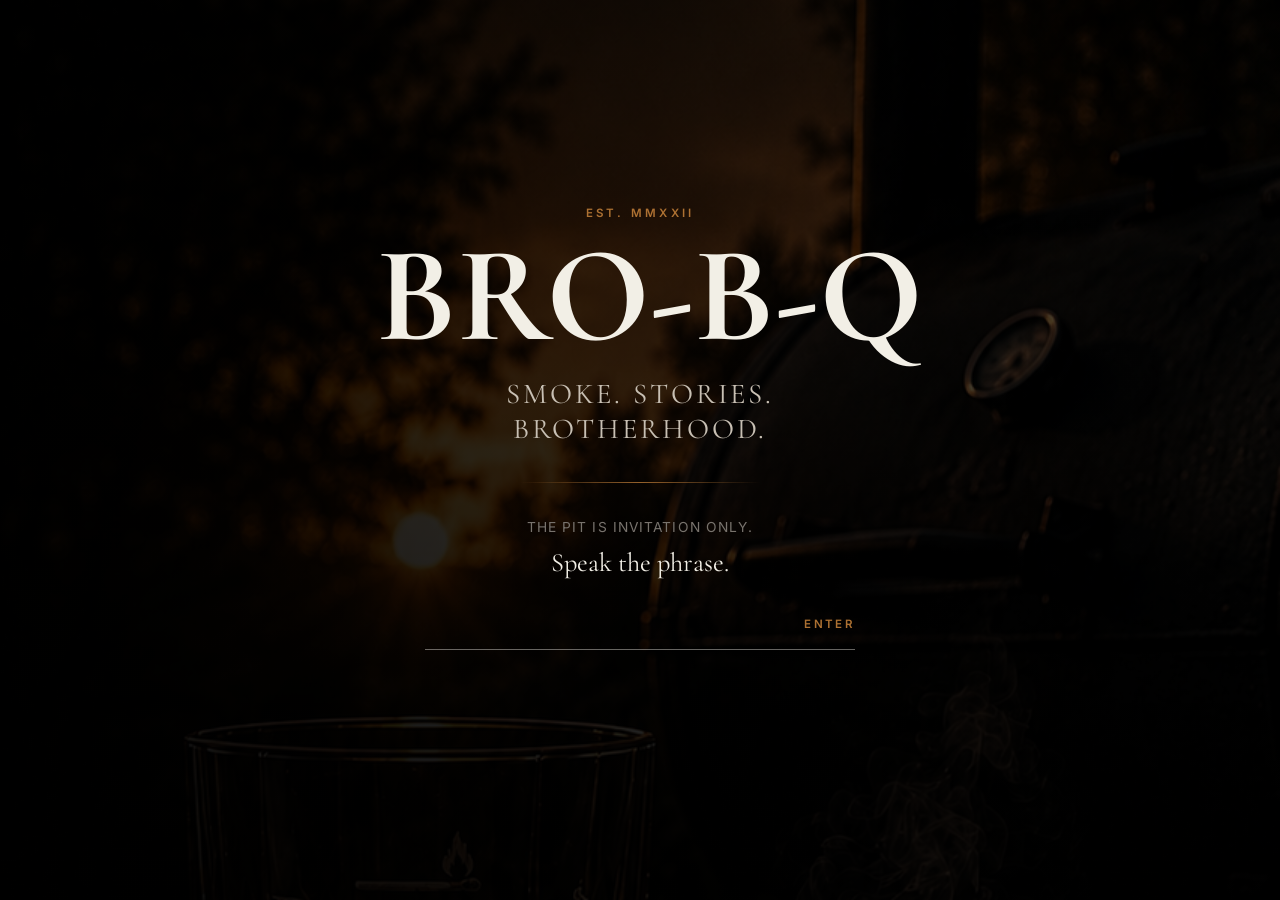
<file: index.html>
<!DOCTYPE html>
<html lang="en">
<head>
  <meta charset="UTF-8" />
  <meta name="viewport" content="width=device-width, initial-scale=1.0" />
  <meta name="theme-color" content="#0b0b0b" />
  <meta name="description" content="BRO-B-Q — Smoke. Stories. Brotherhood. Est. MMXXII." />
  <meta name="robots" content="noindex, nofollow" />
  <meta property="og:type" content="website" />
  <meta property="og:title" content="BRO-B-Q" />
  <meta property="og:description" content="Smoke. Stories. Brotherhood. Est. MMXXII." />
  <meta property="og:url" content="https://brobq.net/" />
  <meta property="og:image" content="https://brobq.net/assets/images/brobq-share.png" />
  <meta name="twitter:card" content="summary_large_image" />
  <title>BRO-B-Q</title>

  <link rel="preconnect" href="https://fonts.googleapis.com" />
  <link rel="preconnect" href="https://fonts.gstatic.com" crossorigin />
  <link
    href="https://fonts.googleapis.com/css2?family=Cormorant+Garamond:wght@500;600;700&family=Inter:wght@400;500;600&display=swap"
    rel="stylesheet"
  />
  <link rel="stylesheet" href="assets/css/home.css" />
</head>

<body>
  <main>
    <section id="gate" class="gate" aria-label="BRO-B-Q entrance">
      <div class="gate-shade"></div>
      <div class="gate-glow" aria-hidden="true"></div>

      <div class="gate-inner">
        <p class="kicker">Est. MMXXII</p>
        <h1>BRO-B-Q</h1>
        <p class="tagline">Smoke. Stories. Brotherhood.</p>

        <div class="rule" aria-hidden="true"></div>

        <p class="gate-note">The pit is invitation only.</p>
        <p class="prompt">Speak the phrase.</p>

        <form id="phrase-form" class="phrase-form" novalidate>
          <label class="sr-only" for="phrase">Speak the phrase</label>
          <input
            id="phrase"
            name="phrase"
            type="text"
            autocomplete="off"
            autocapitalize="none"
            spellcheck="false"
            aria-describedby="gate-message"
          />
          <button type="submit">Enter</button>
        </form>

        <p id="gate-message" class="gate-message" aria-live="polite"></p>
      </div>
    </section>

    <section id="clubhouse" class="clubhouse" hidden>
      <div class="clubhouse-inner">
        <p class="kicker">Inside the Pit</p>
        <h2>BRO-B-Q</h2>

        <nav class="clubhouse-nav" aria-label="BRO-B-Q sections">
          <button class="menu-link" type="button" onclick="window.location.href='editions/'">
            <span class="menu-title">Chapters</span>
            <span class="menu-meta">Editions I–V</span>
          </button>

          <a href="hall/">
            <span class="menu-title">Hall of Flame</span>
            <span class="menu-meta">Brokayest Bros</span>
          </a>

          <a href="charter/">
            <span class="menu-title">The Charter</span>
            <span class="menu-meta">The Code</span>
          </a>

          <a href="locker/">
            <span class="menu-title">The Locker</span>
            <span class="menu-meta">Artifacts</span>
          </a>

          <a href="#pit">
            <span class="menu-title">The Keeper's Code</span>
            <span class="menu-meta">Kept</span>
          </a>
        </nav>

        <button id="reset-gate" class="reset-gate" type="button">
          Return to the door
        </button>
      </div>
    </section>

    <section id="chapters" class="chapters" hidden>
      <div class="chapters-inner">
        <p class="kicker">The Chapters</p>
        <h2>Editions</h2>

        <nav class="edition-list" aria-label="BRO-B-Q editions">
          <span class="edition-locked">
            <span>Edition I</span>
            <small>2022</small>
          </span>

          <span class="edition-locked">
            <span>Edition II</span>
            <small>2023</small>
          </span>

          <span class="edition-locked">
            <span>Edition III</span>
            <small>2024</small>
          </span>

          <span class="edition-locked">
            <span>Edition IV</span>
            <small>2025</small>
          </span>

          <a href="v/">
            <span>Edition V</span>
            <small>2026</small>
          </a>
        </nav>

        <button id="chapters-back" class="reset-gate" type="button">
          Back to the clubhouse
        </button>
      </div>
    </section>
  </main>

  <script src="assets/js/home.js"></script>
</body>
</html>
</file>
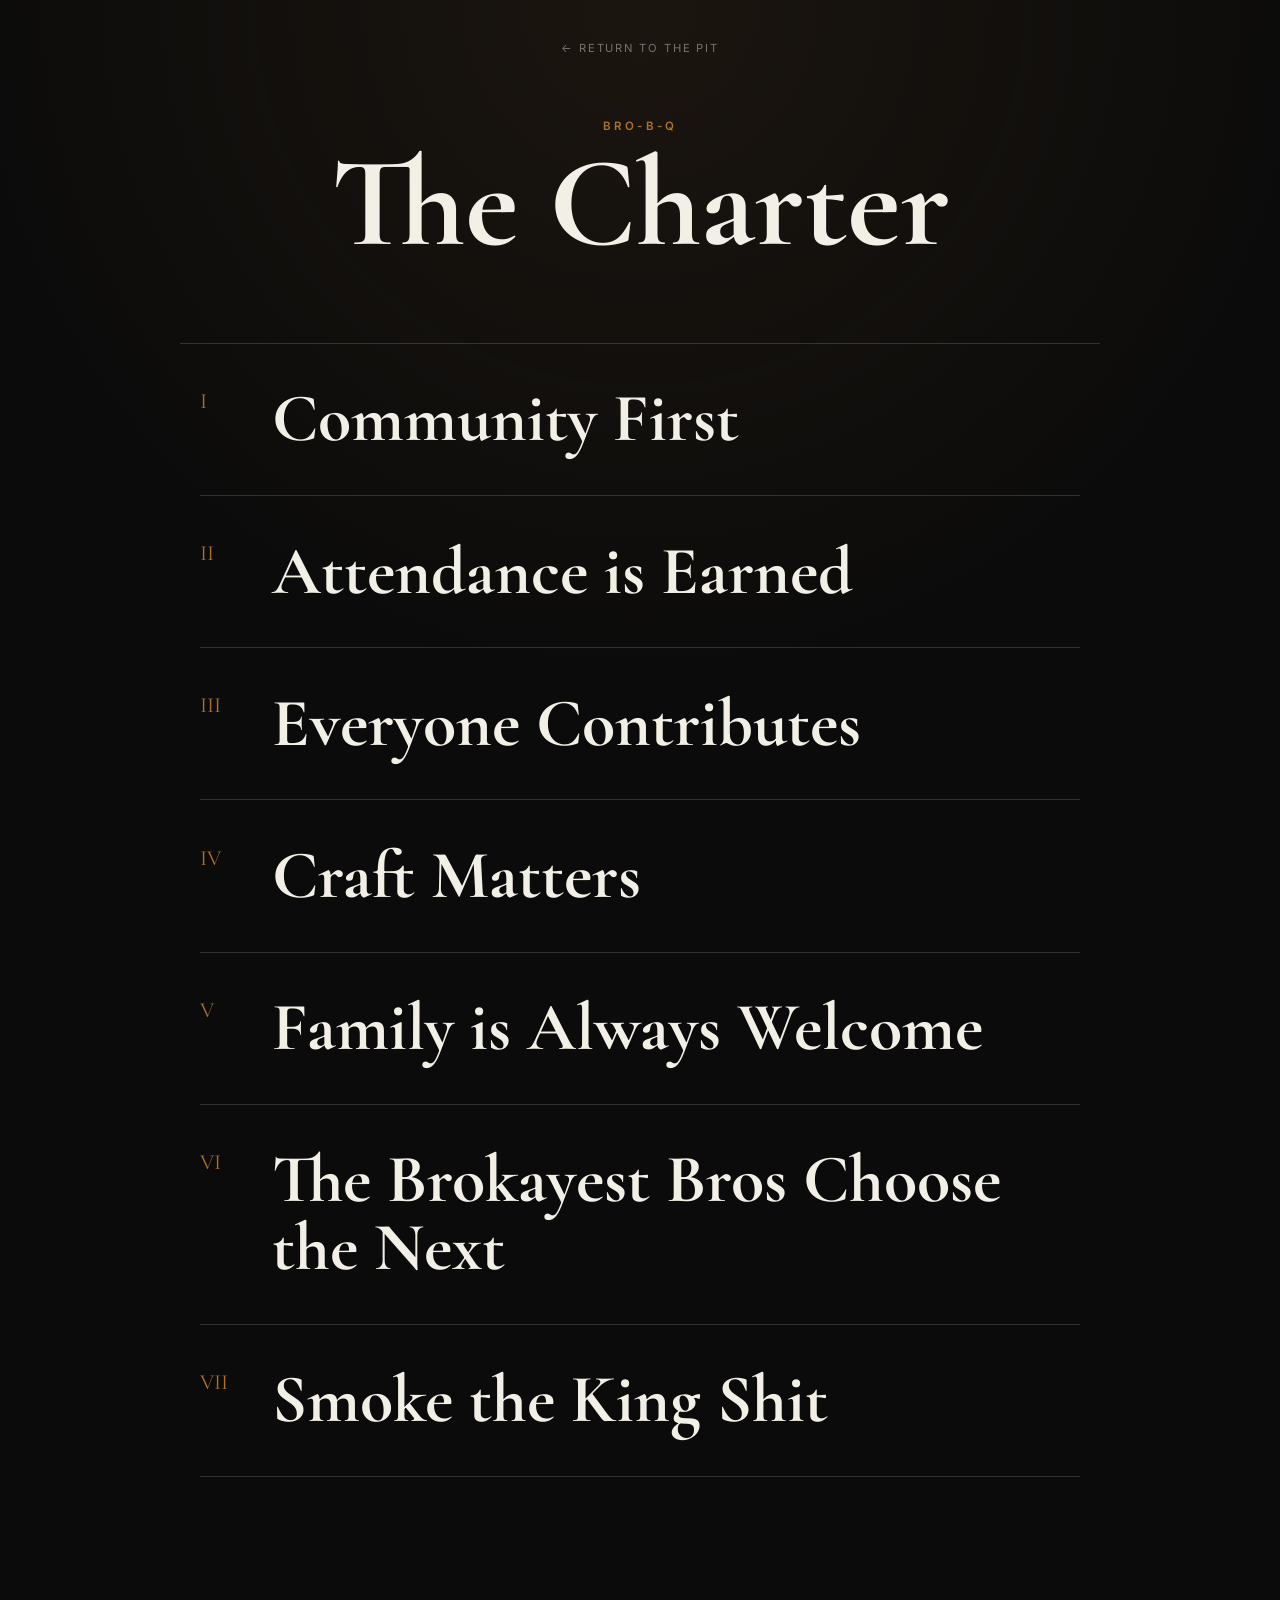
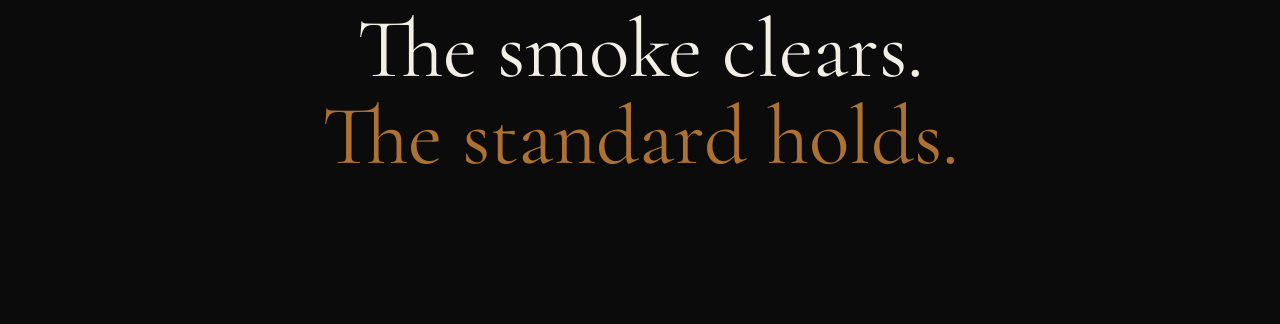
<file: charter/index.html>
<!DOCTYPE html>
<html lang="en">
<head>
  <meta charset="UTF-8" />
  <meta name="viewport" content="width=device-width, initial-scale=1.0" />
  <meta name="theme-color" content="#0b0b0b" />
  <meta name="description" content="The BRO-B-Q Charter" />
  <meta name="robots" content="noindex, nofollow" />
  <meta property="og:type" content="website" />
  <meta property="og:title" content="The Charter · BRO-B-Q" />
  <meta property="og:description" content="The standard holds." />
  <meta property="og:url" content="https://brobq.net/charter/" />
  <meta property="og:image" content="https://brobq.net/assets/images/editions/v/poster.jpg" />
  <meta name="twitter:card" content="summary_large_image" />
  <title>The Charter · BRO-B-Q</title>

  <link rel="preconnect" href="https://fonts.googleapis.com" />
  <link rel="preconnect" href="https://fonts.gstatic.com" crossorigin />
  <link
    href="https://fonts.googleapis.com/css2?family=Cormorant+Garamond:wght@500;600;700&family=Inter:wght@400;500;600&display=swap"
    rel="stylesheet"
  />
  <link rel="stylesheet" href="../assets/css/charter.css" />
</head>

<body>
  <main>
    <header class="charter-hero">
      <a class="back-link" href="../">← Return to the Pit</a>
      <p class="kicker">BRO-B-Q</p>
      <h1>The Charter</h1>
    </header>

    <section class="charter-list" aria-label="The BRO-B-Q Charter">
      <article>
        <span class="number">I</span>
        <h2>Community First</h2>
      </article>

      <article>
        <span class="number">II</span>
        <h2>Attendance is Earned</h2>
      </article>

      <article>
        <span class="number">III</span>
        <h2>Everyone Contributes</h2>
      </article>

      <article>
        <span class="number">IV</span>
        <h2>Craft Matters</h2>
      </article>

      <article>
        <span class="number">V</span>
        <h2>Family is Always Welcome</h2>
      </article>

      <article>
        <span class="number">VI</span>
        <h2>The Brokayest Bros Choose the Next</h2>
      </article>

      <article>
        <span class="number">VII</span>
        <h2>Smoke the King Shit</h2>
      </article>
    </section>

    <section class="closing" aria-label="Closing statement">
      <p>The smoke clears.</p>
      <p>The standard holds.</p>
    </section>
  </main>
</body>
</html>
</file>
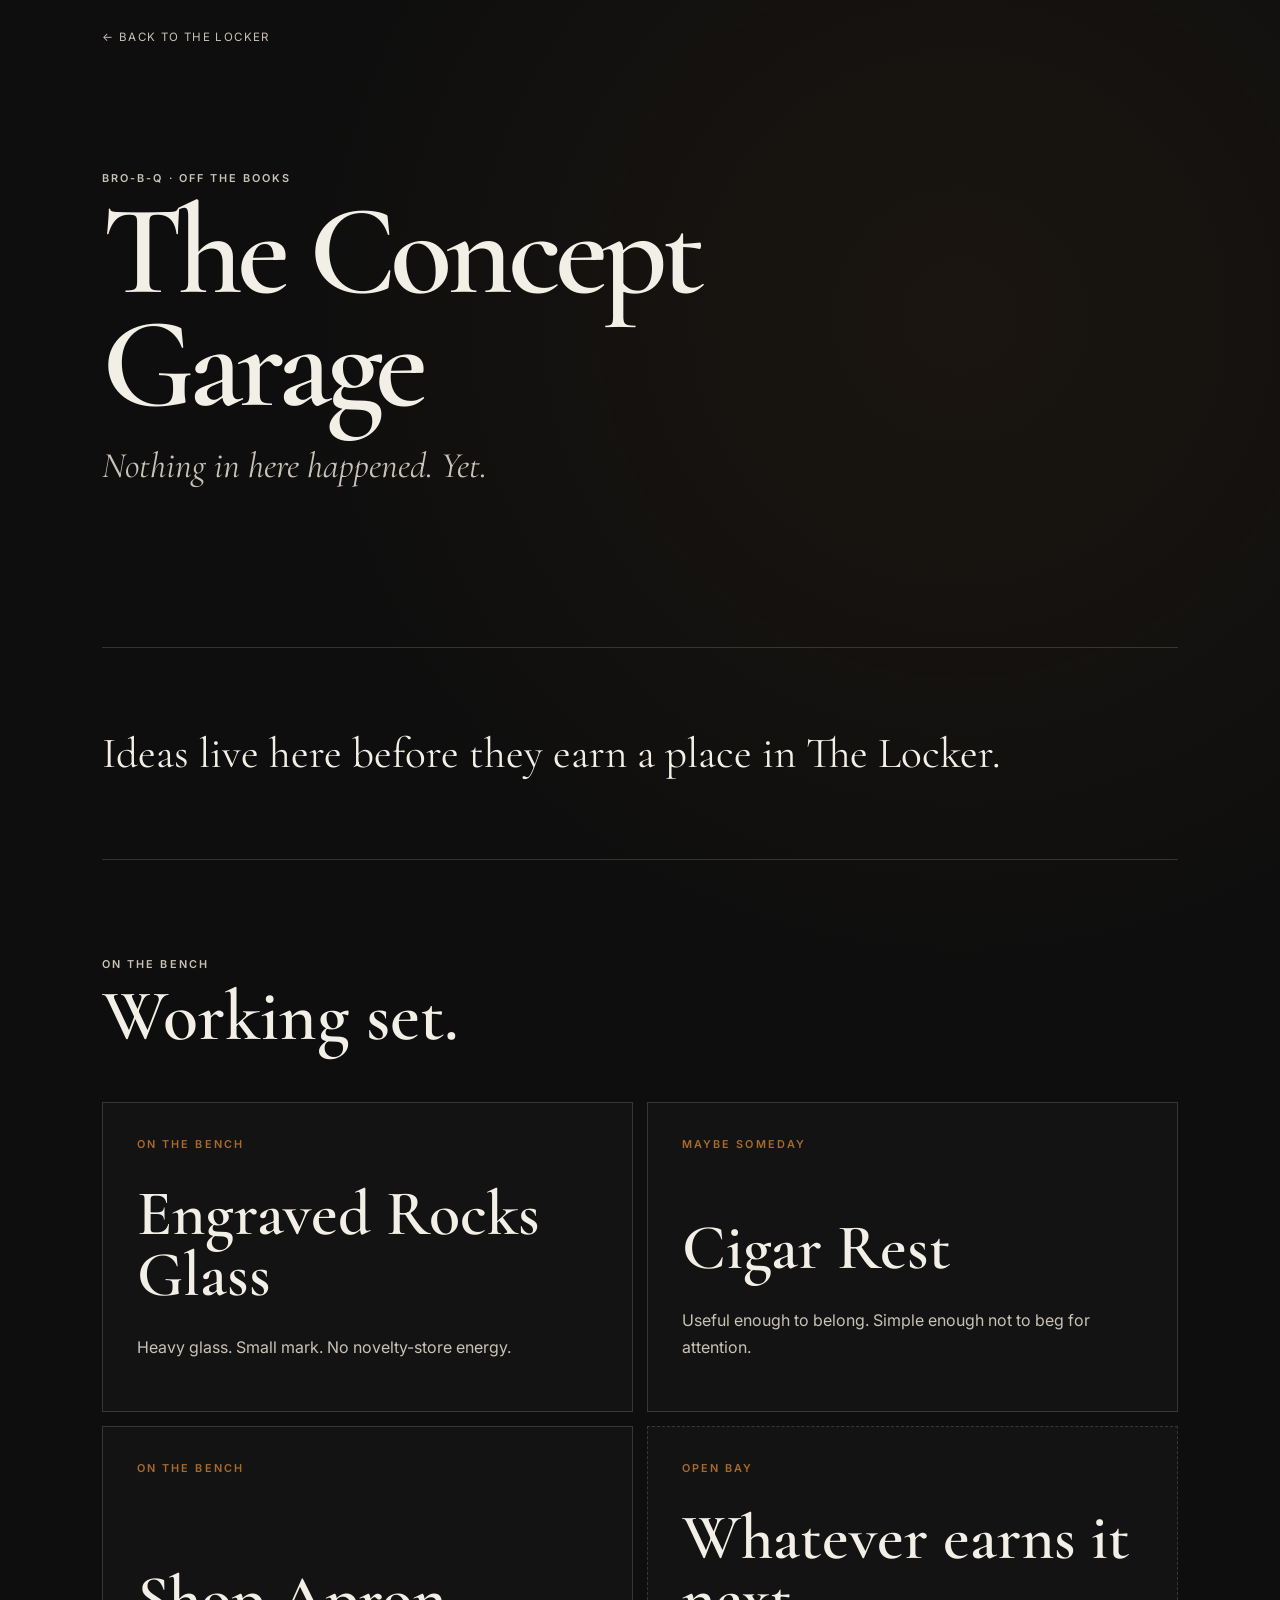
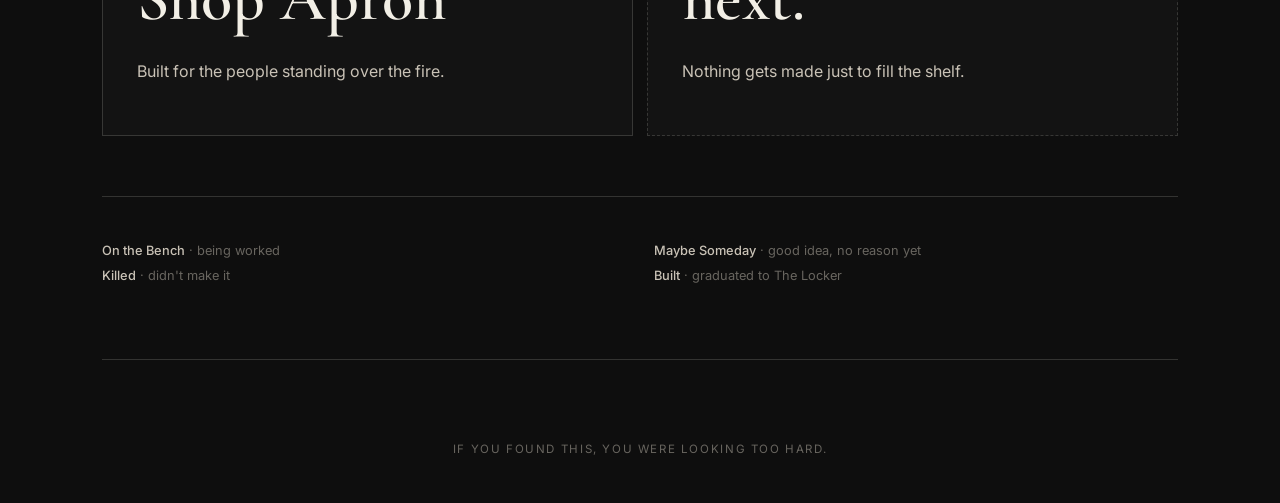
<file: concept-garage/index.html>
<!doctype html>
<html lang="en">
<head>
  <meta charset="utf-8">
  <meta name="viewport" content="width=device-width,initial-scale=1">
  <meta name="theme-color" content="#0e0e0e">
  <meta name="robots" content="noindex,nofollow">
  <title>Concept Garage · BRO-B-Q</title>
  <link rel="preconnect" href="https://fonts.googleapis.com">
  <link rel="preconnect" href="https://fonts.gstatic.com" crossorigin>
  <link href="https://fonts.googleapis.com/css2?family=Cormorant+Garamond:ital,wght@0,500;0,600;0,700;1,500&family=Inter:wght@400;500;600&display=swap" rel="stylesheet">
  <link rel="stylesheet" href="../assets/css/locker.css">
</head>
<body class="garage-page">
  <main>
    <header class="garage-hero">
      <a class="back-link" href="../locker/">← Back to The Locker</a>
      <p class="eyebrow">BRO-B-Q · OFF THE BOOKS</p>
      <h1>The Concept Garage</h1>
      <p class="hero-line">Nothing in here happened. Yet.</p>
    </header>

    <section class="garage-note">
      <p>Ideas live here before they earn a place in The Locker.</p>
    </section>

    <section class="bench" aria-labelledby="on-the-bench">
      <div class="section-heading">
        <p class="eyebrow">ON THE BENCH</p>
        <h2 id="on-the-bench">Working set.</h2>
      </div>

      <article class="concept-card">
        <span class="status">ON THE BENCH</span>
        <h3>Engraved Rocks Glass</h3>
        <p>Heavy glass. Small mark. No novelty-store energy.</p>
      </article>

      <article class="concept-card">
        <span class="status">MAYBE SOMEDAY</span>
        <h3>Cigar Rest</h3>
        <p>Useful enough to belong. Simple enough not to beg for attention.</p>
      </article>

      <article class="concept-card">
        <span class="status">ON THE BENCH</span>
        <h3>Shop Apron</h3>
        <p>Built for the people standing over the fire.</p>
      </article>

      <article class="concept-card concept-card--empty">
        <span class="status">OPEN BAY</span>
        <h3>Whatever earns it next.</h3>
        <p>Nothing gets made just to fill the shelf.</p>
      </article>
    </section>

    <section class="status-key" aria-label="Concept status key">
      <p><strong>On the Bench</strong> · being worked</p>
      <p><strong>Maybe Someday</strong> · good idea, no reason yet</p>
      <p><strong>Killed</strong> · didn't make it</p>
      <p><strong>Built</strong> · graduated to The Locker</p>
    </section>

    <footer class="garage-footer">
      <p>If you found this, you were looking too hard.</p>
    </footer>
  </main>
</body>
</html>
</file>
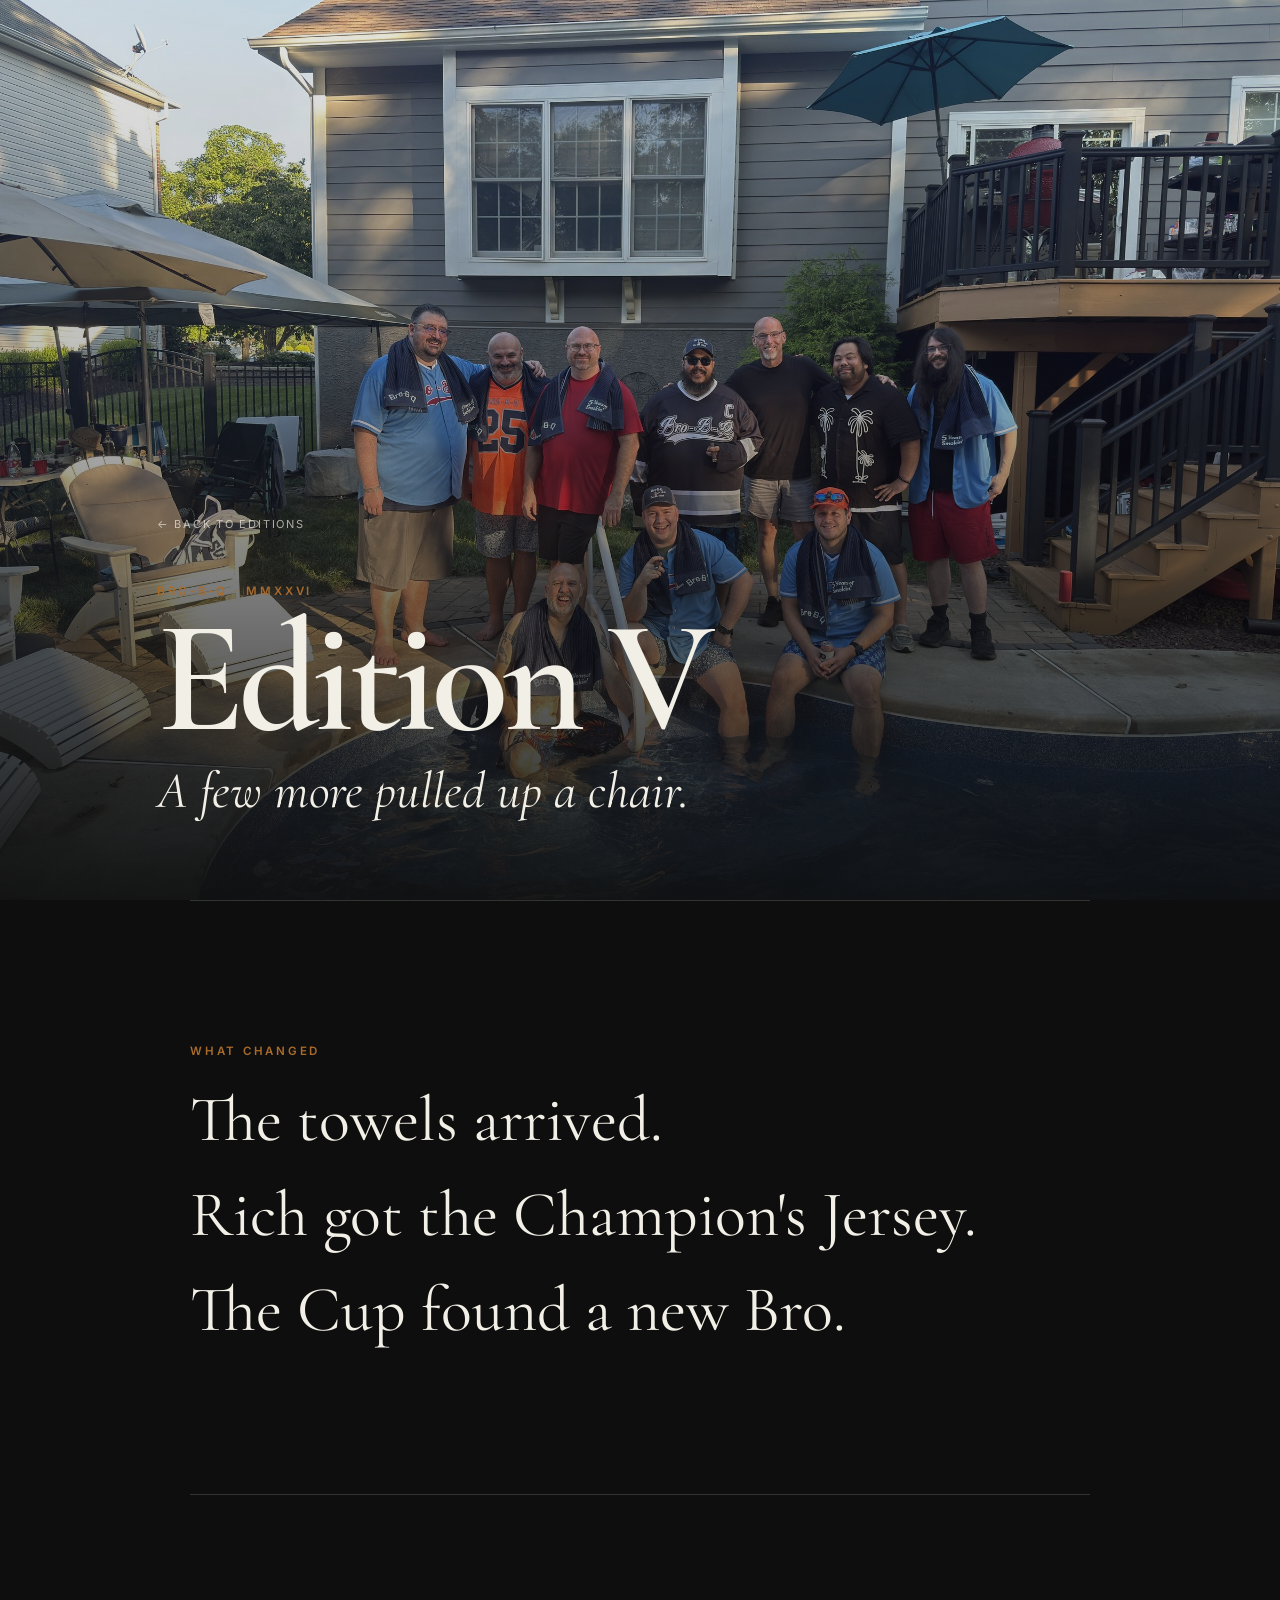
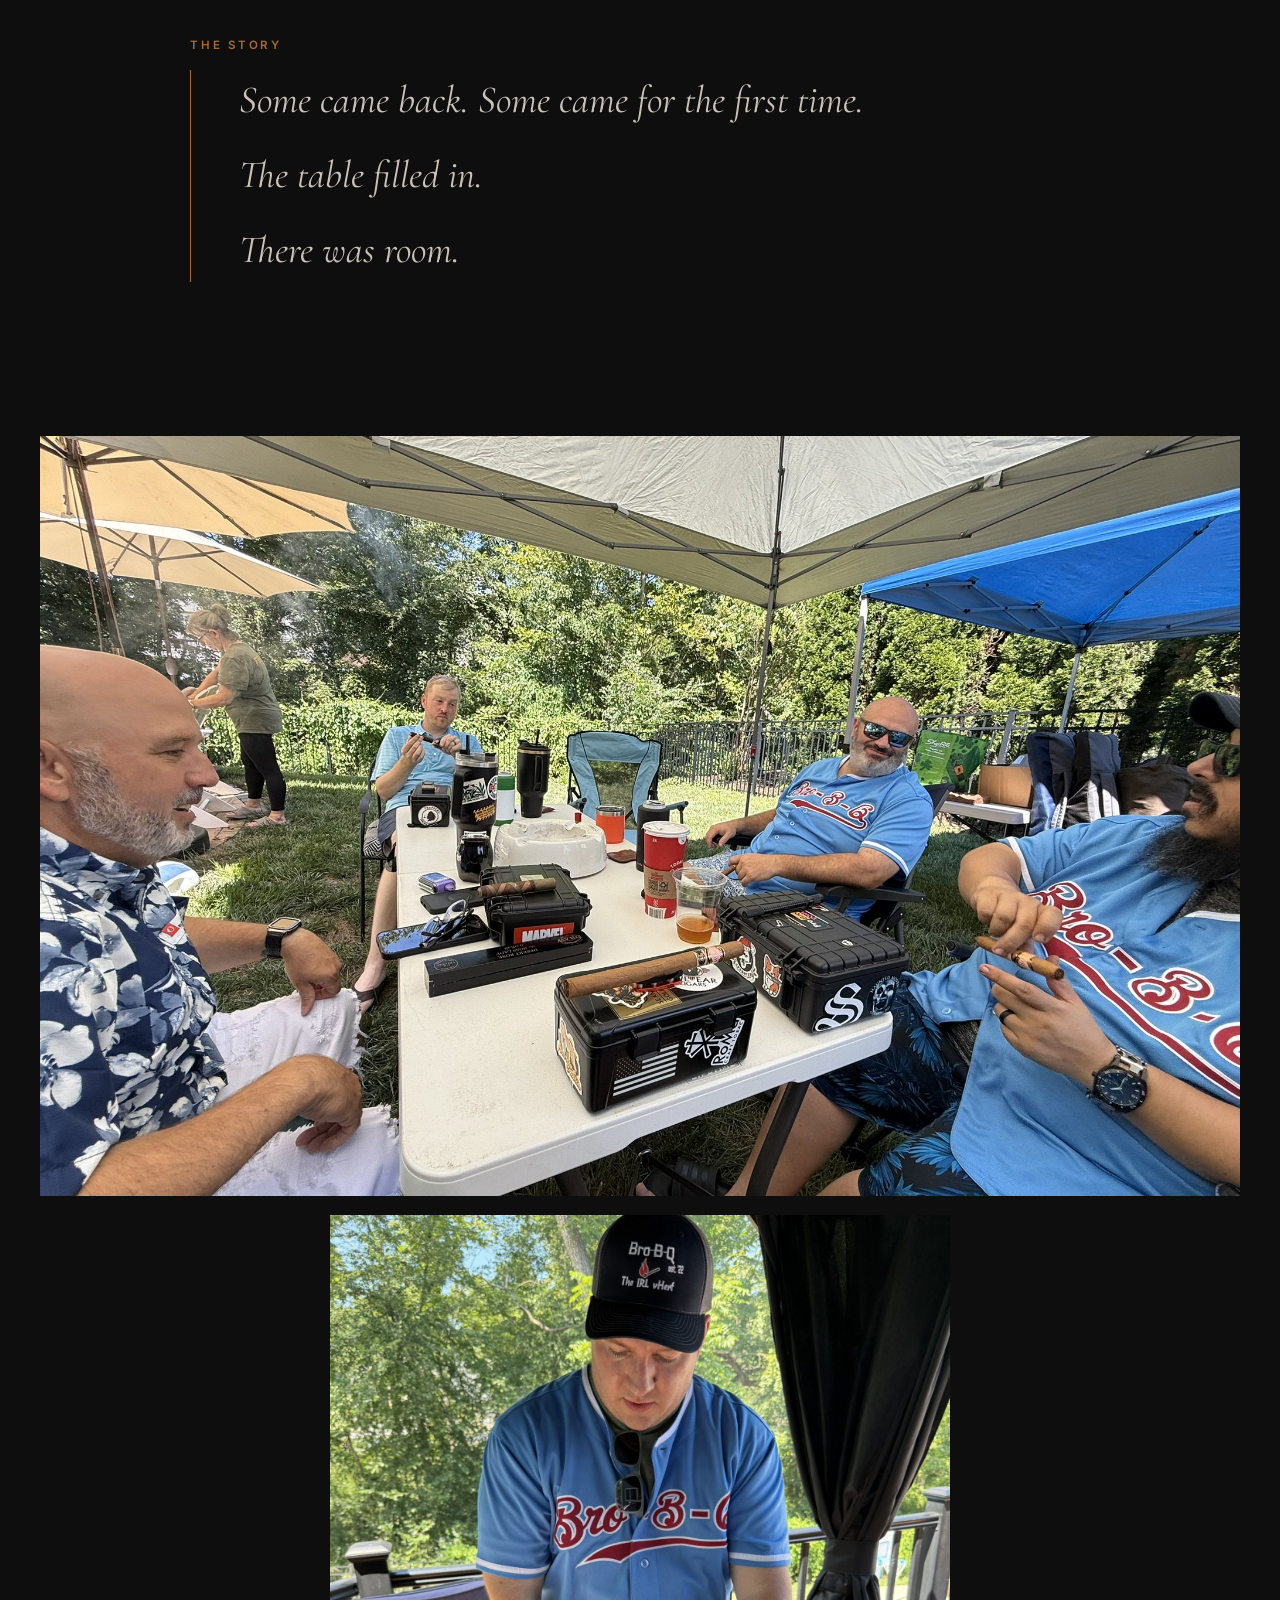
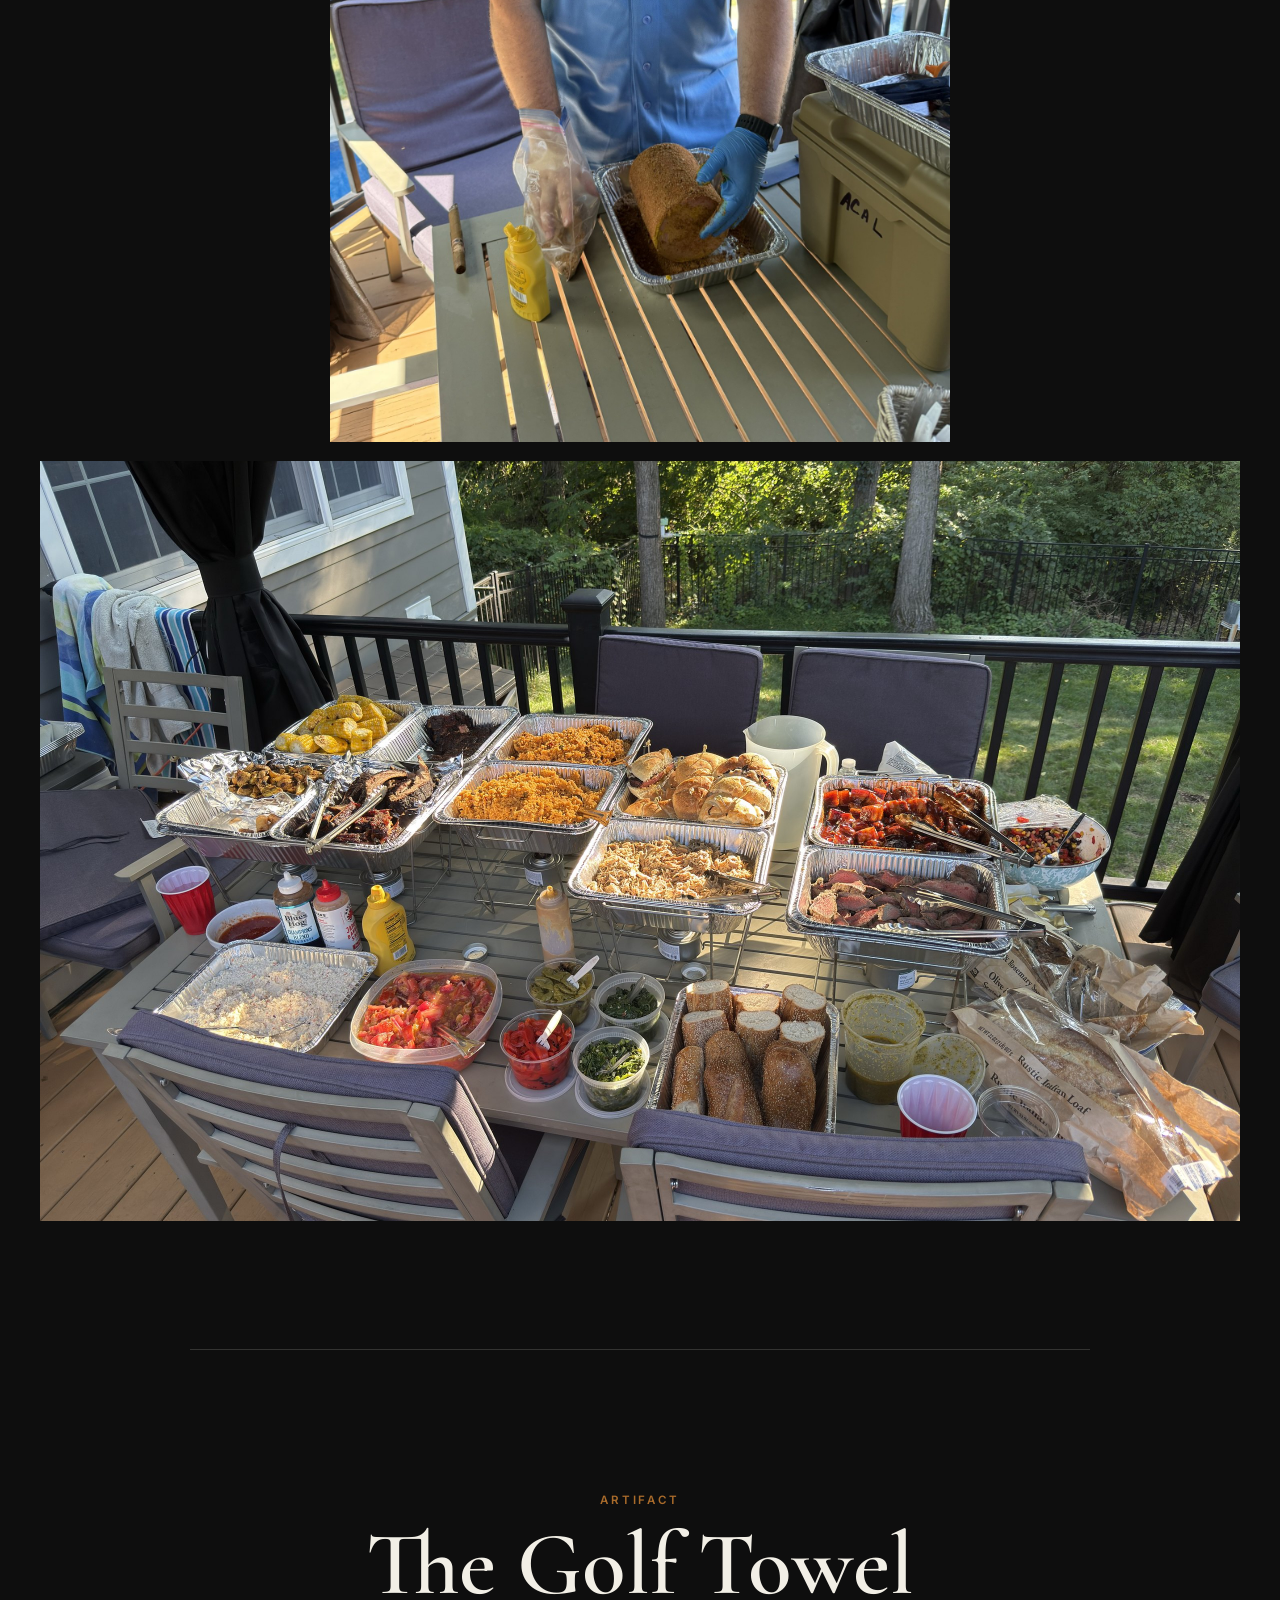
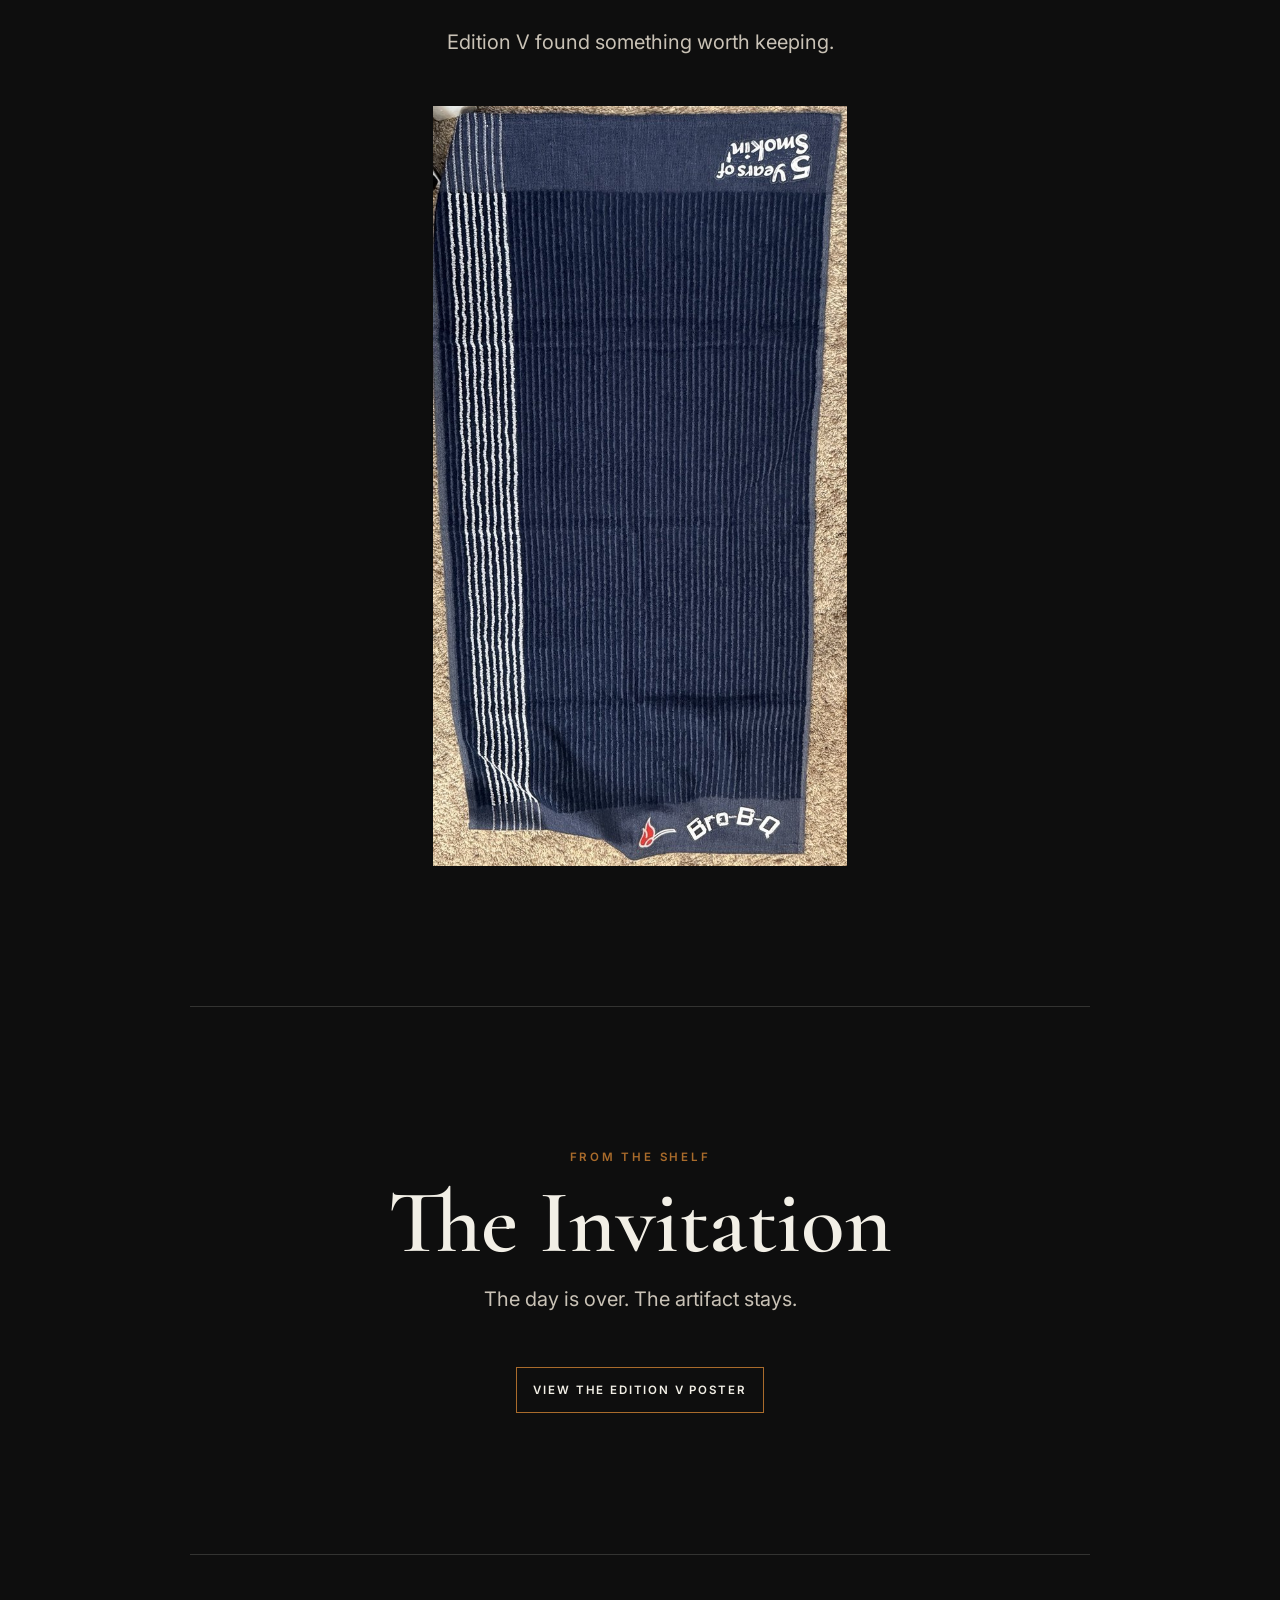
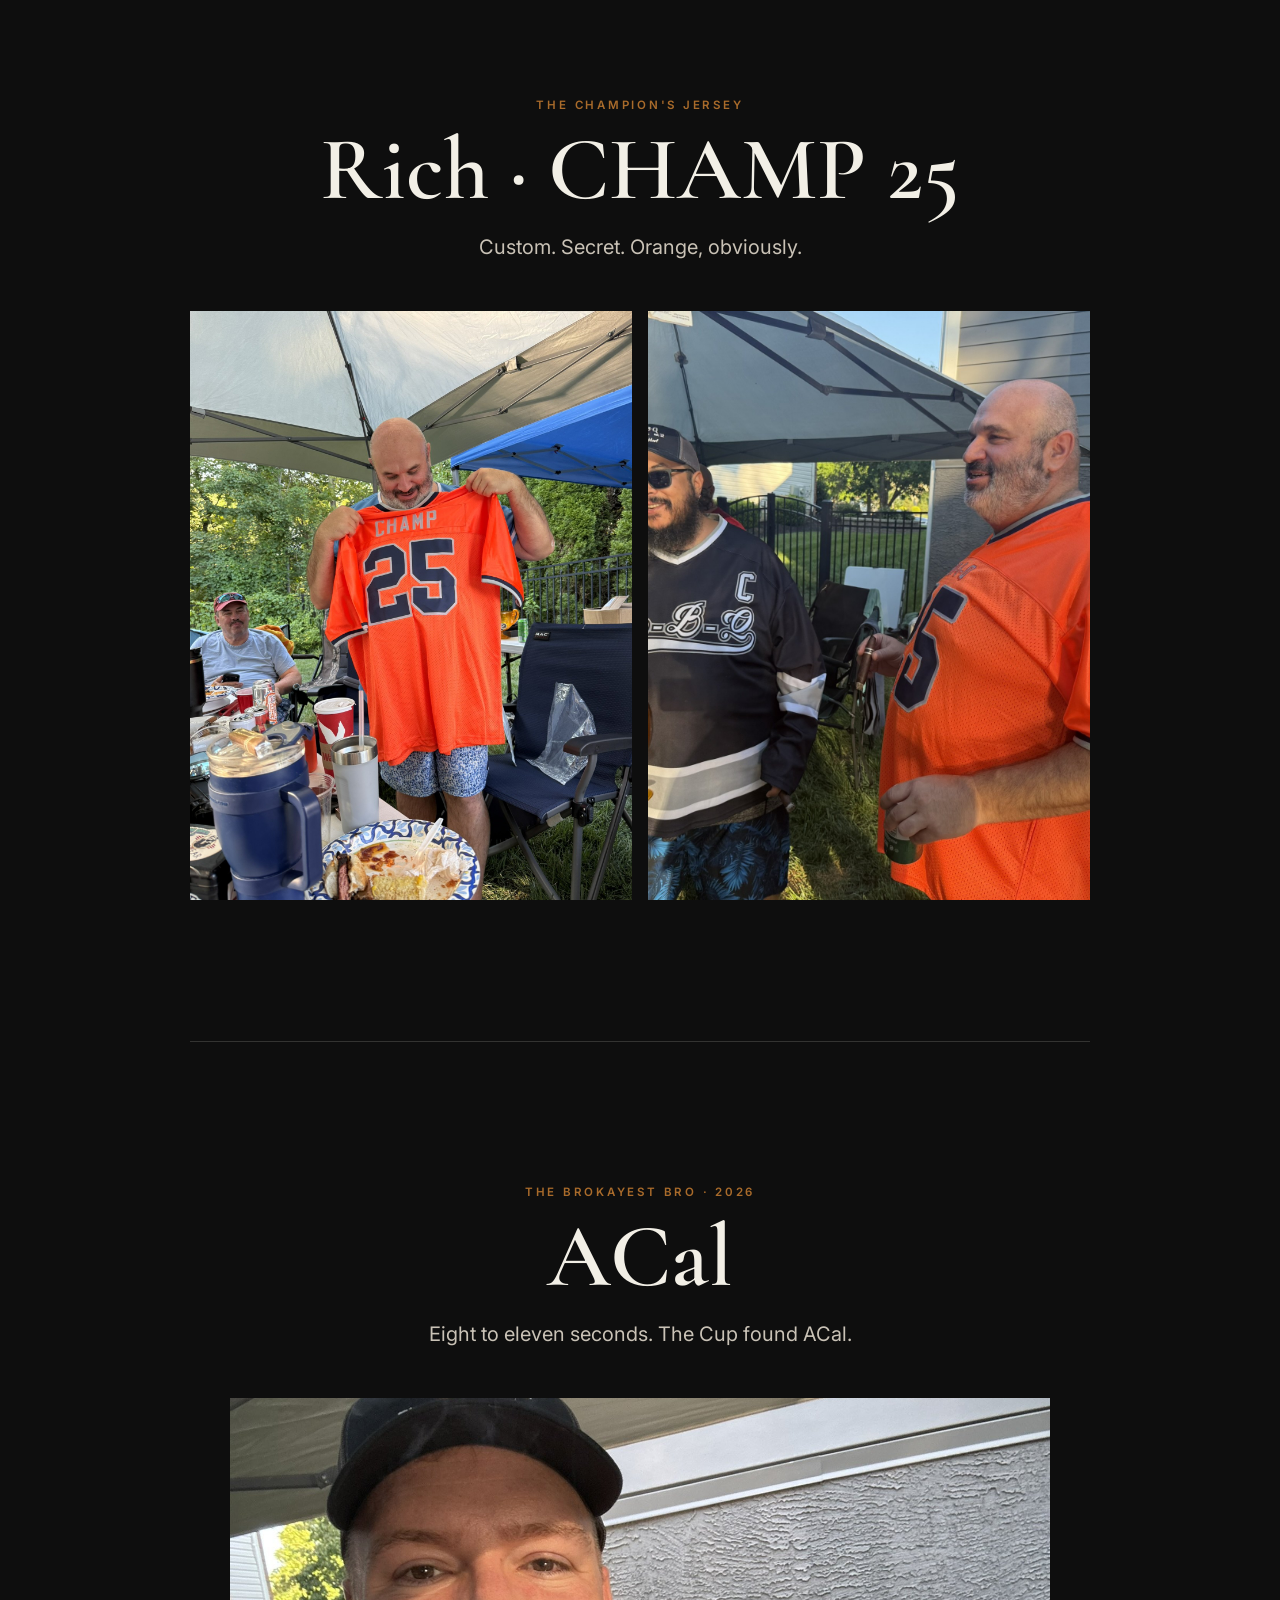
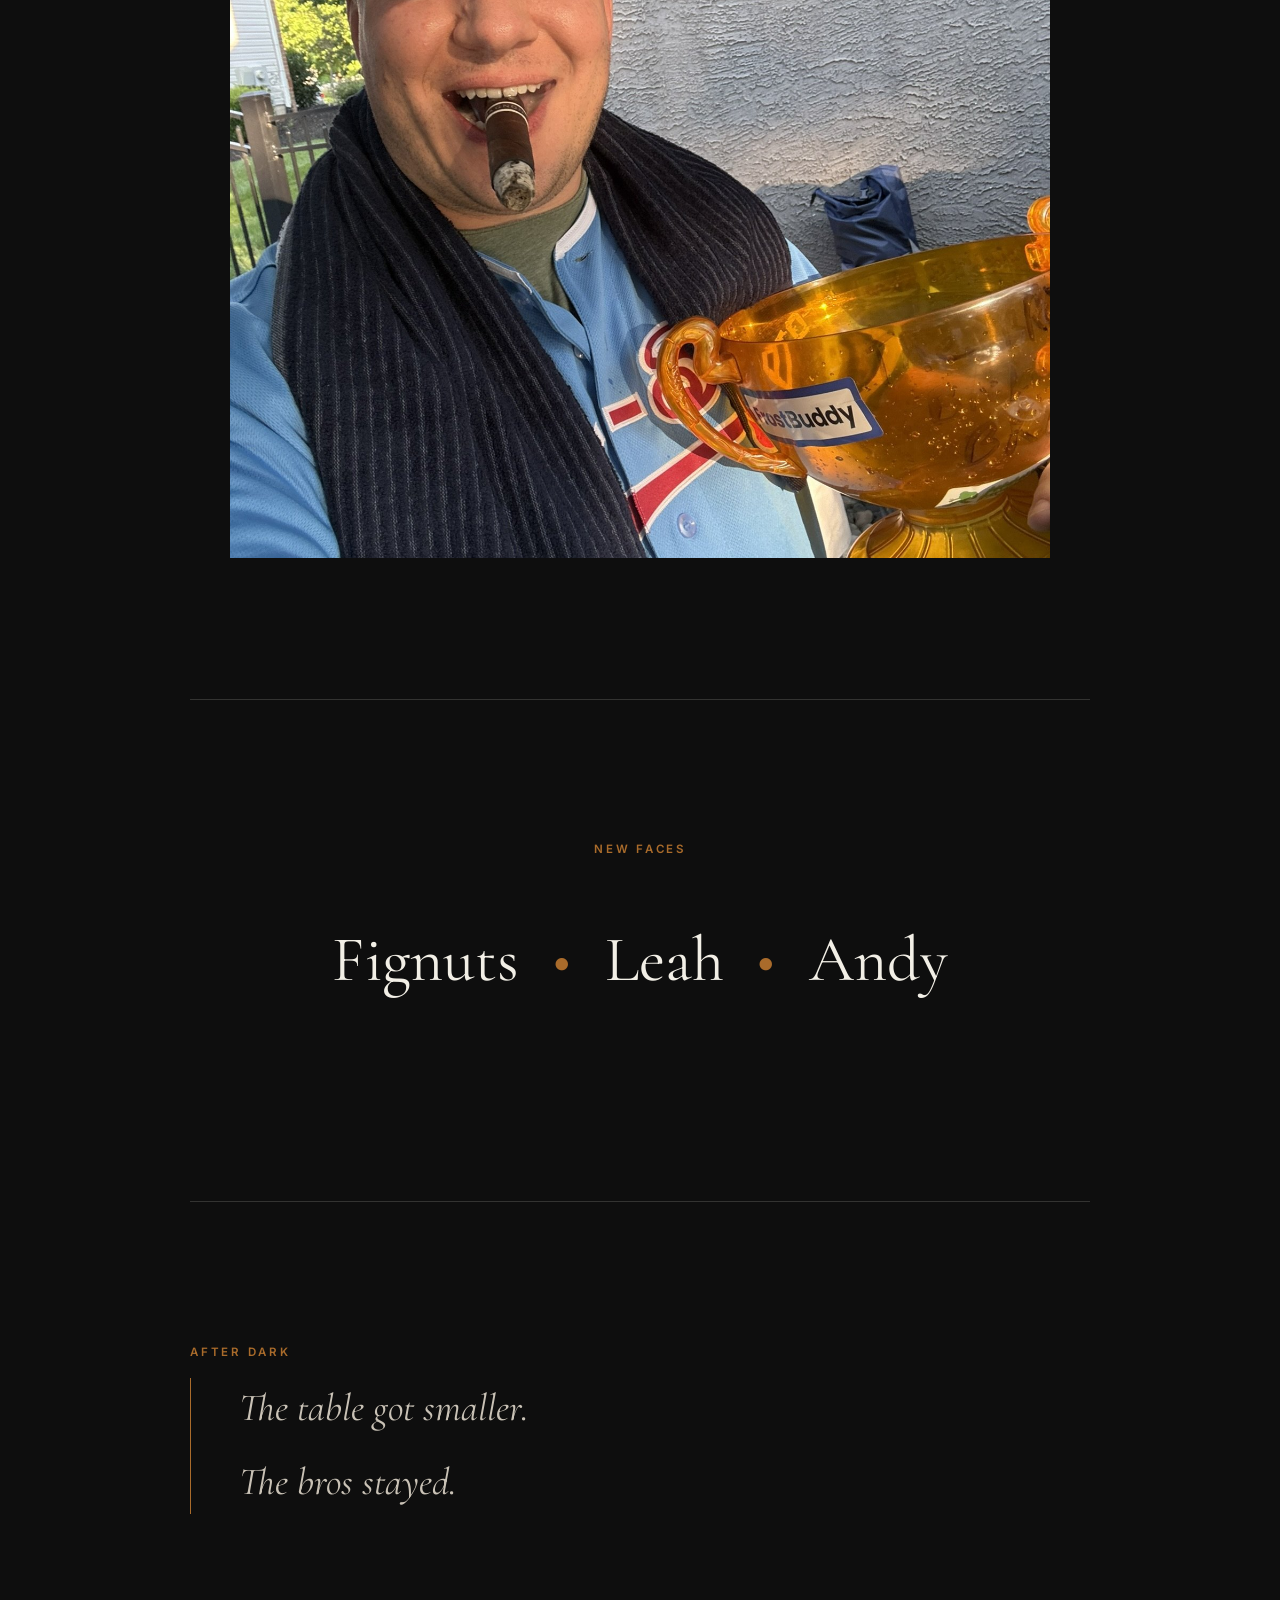
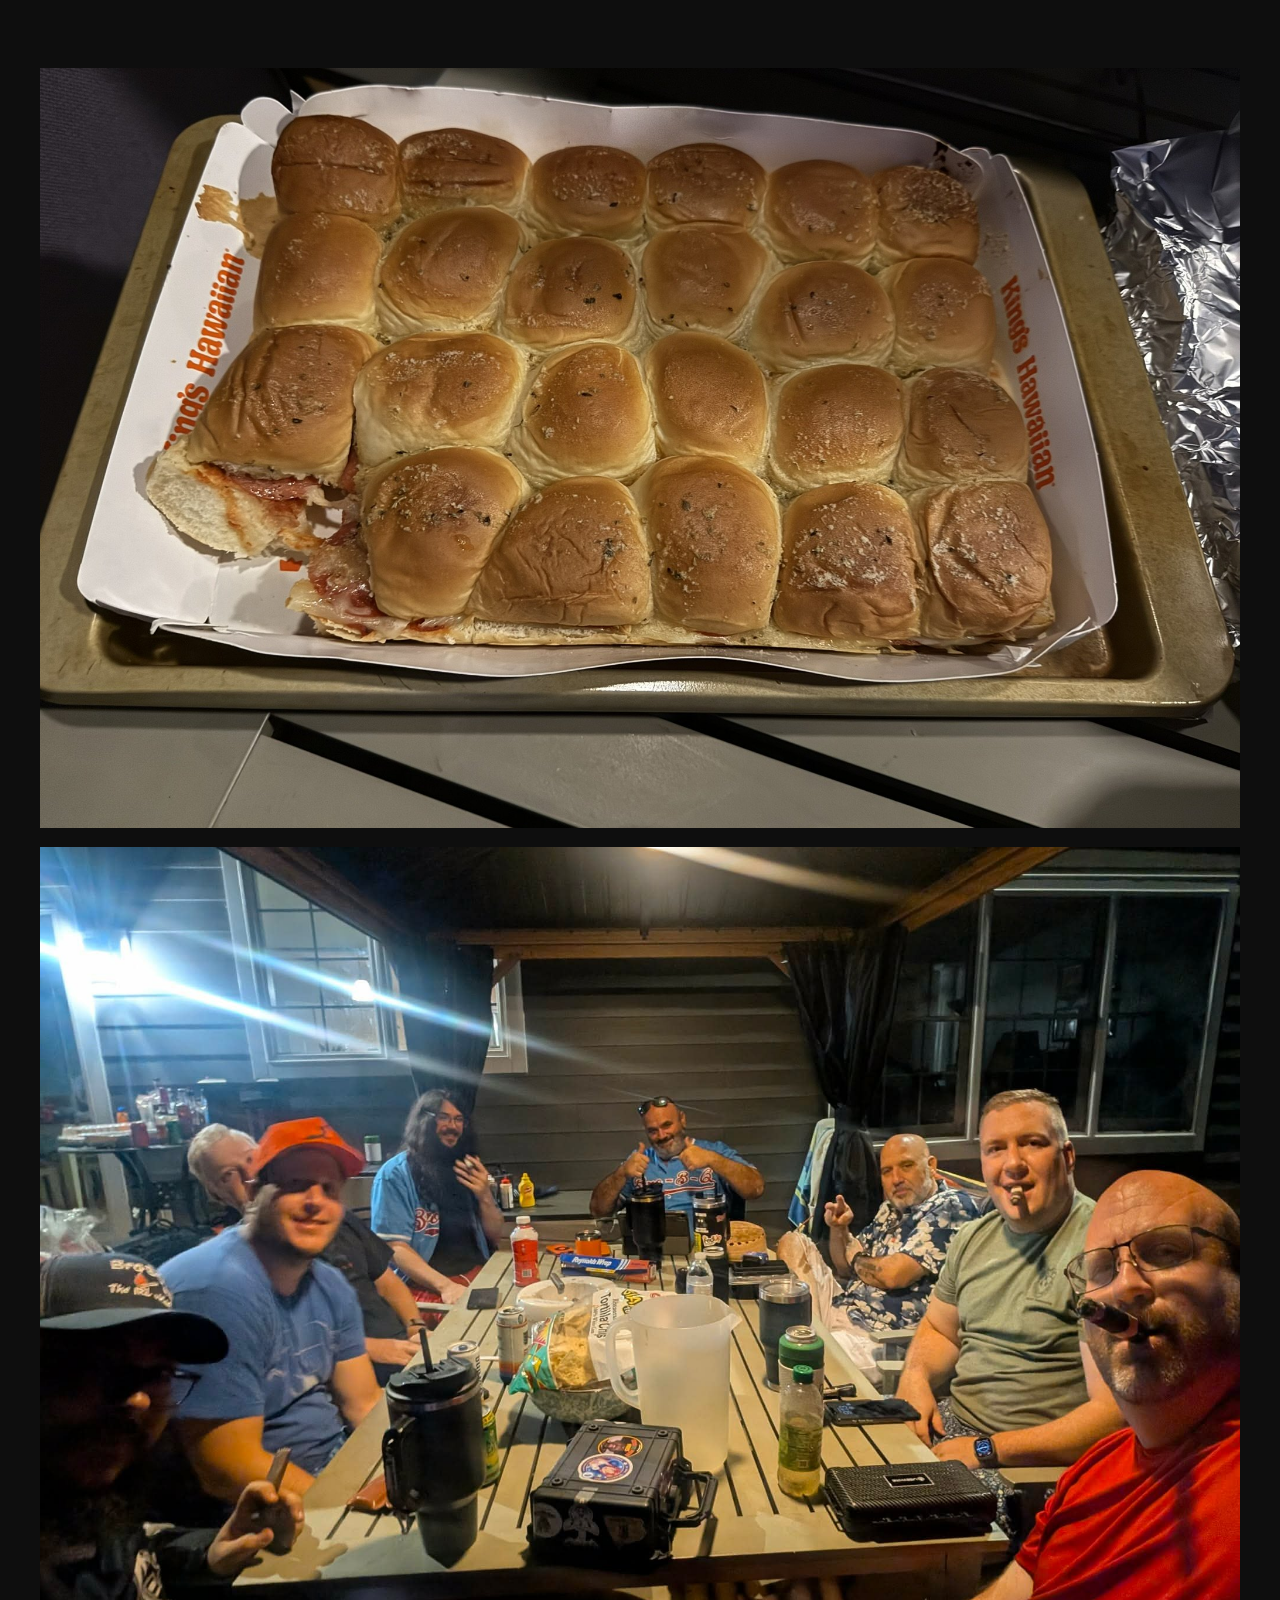
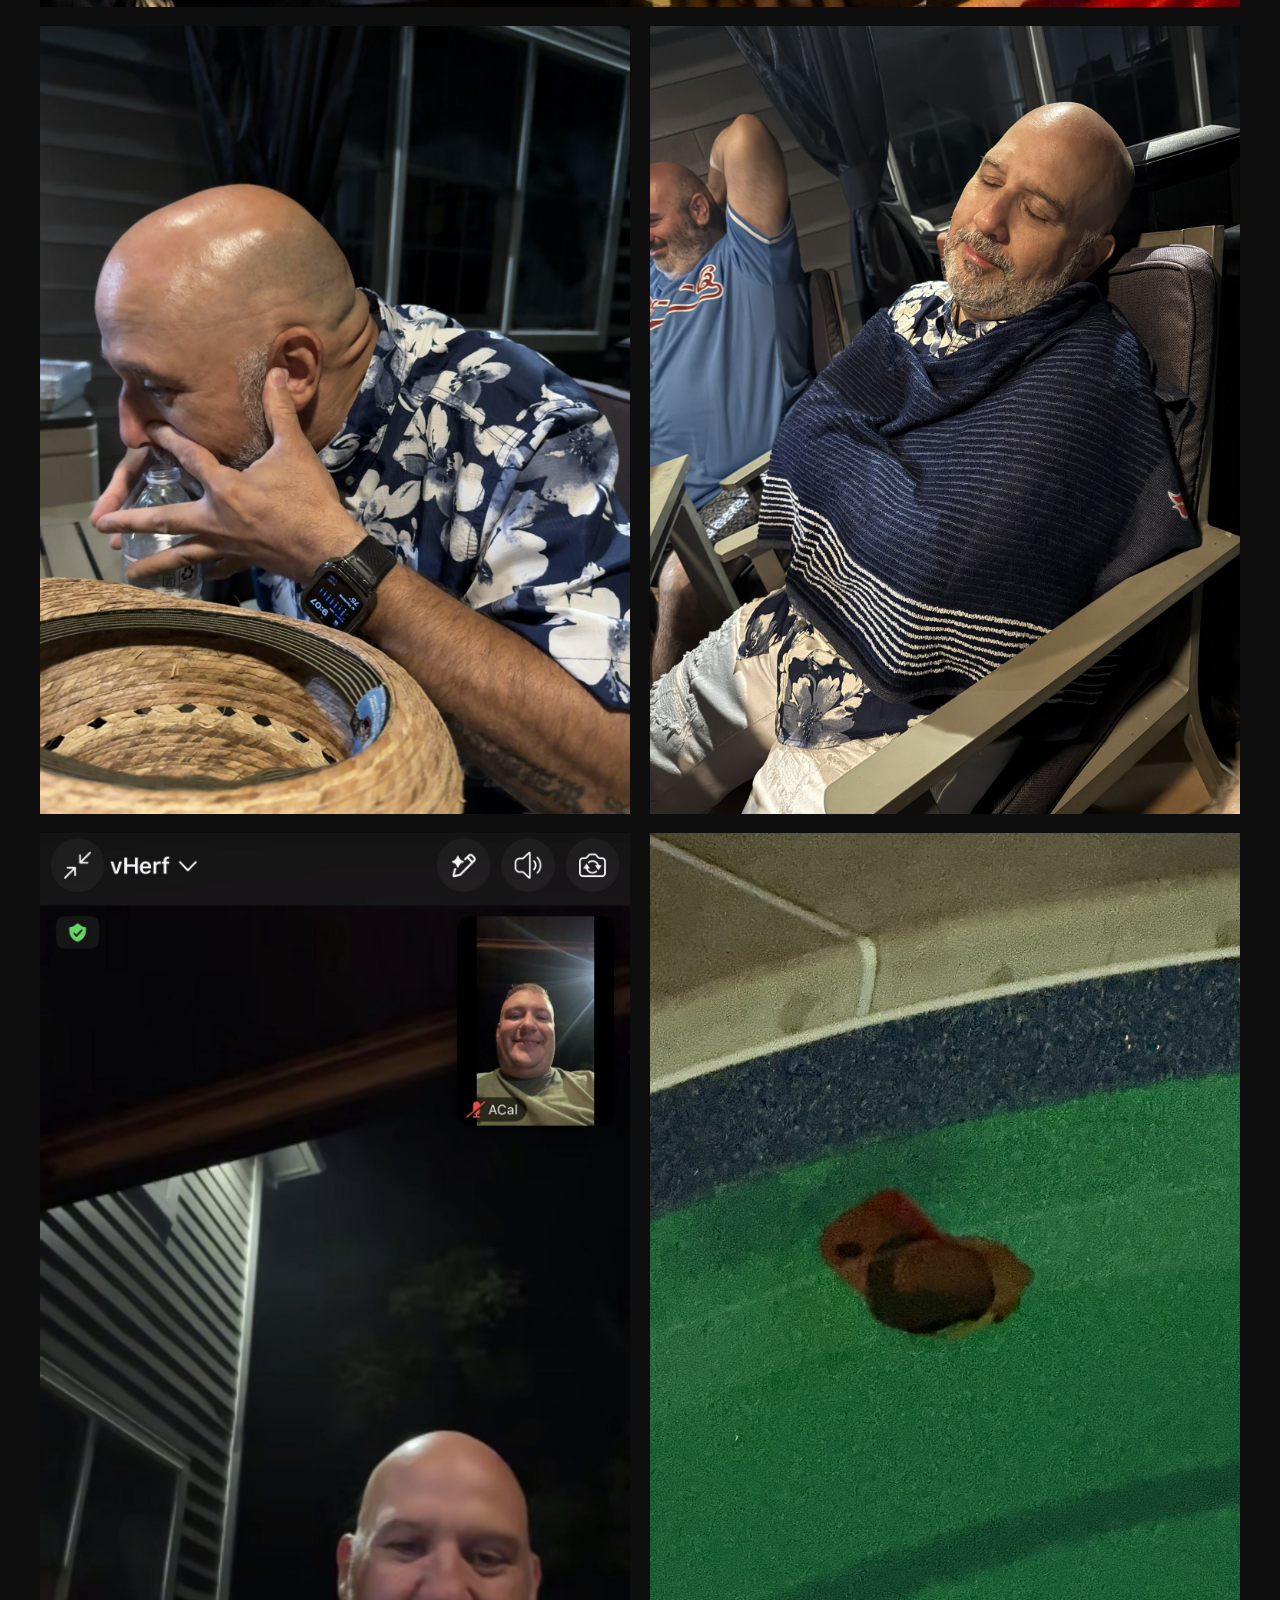
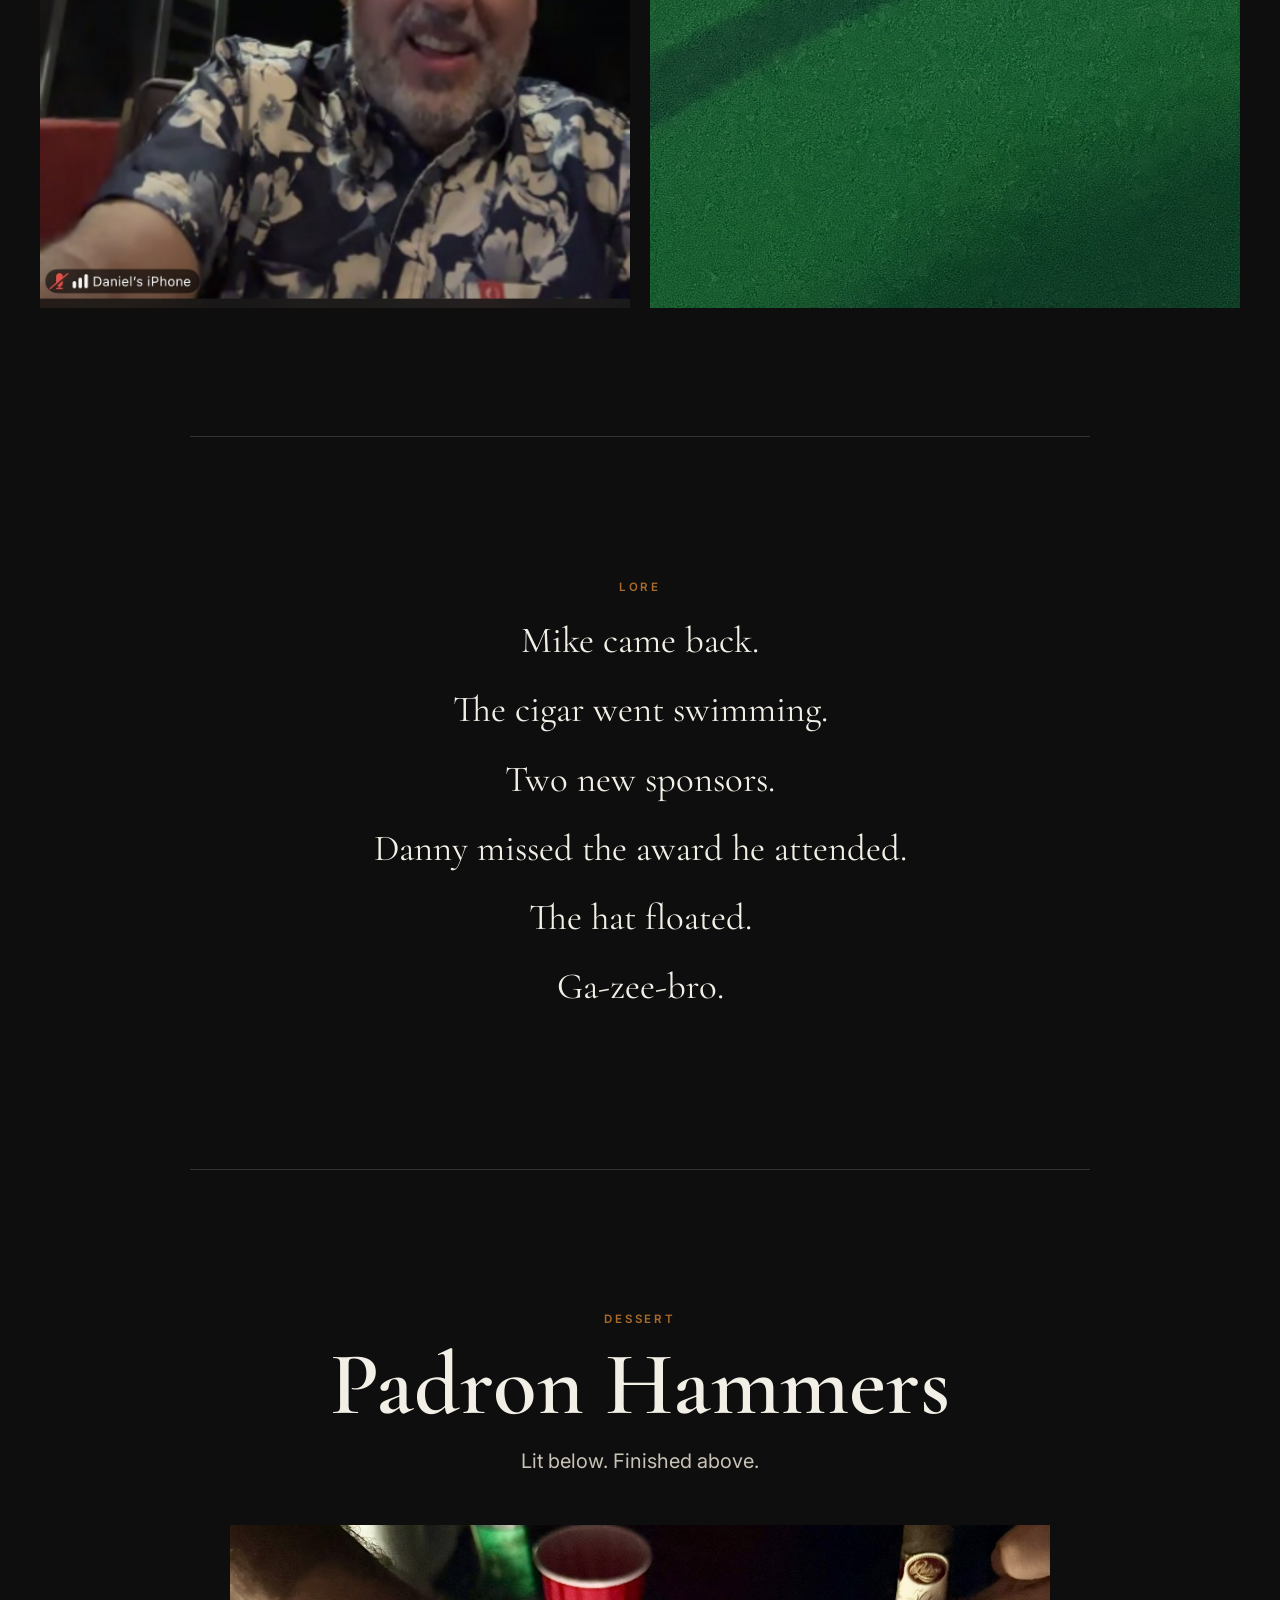
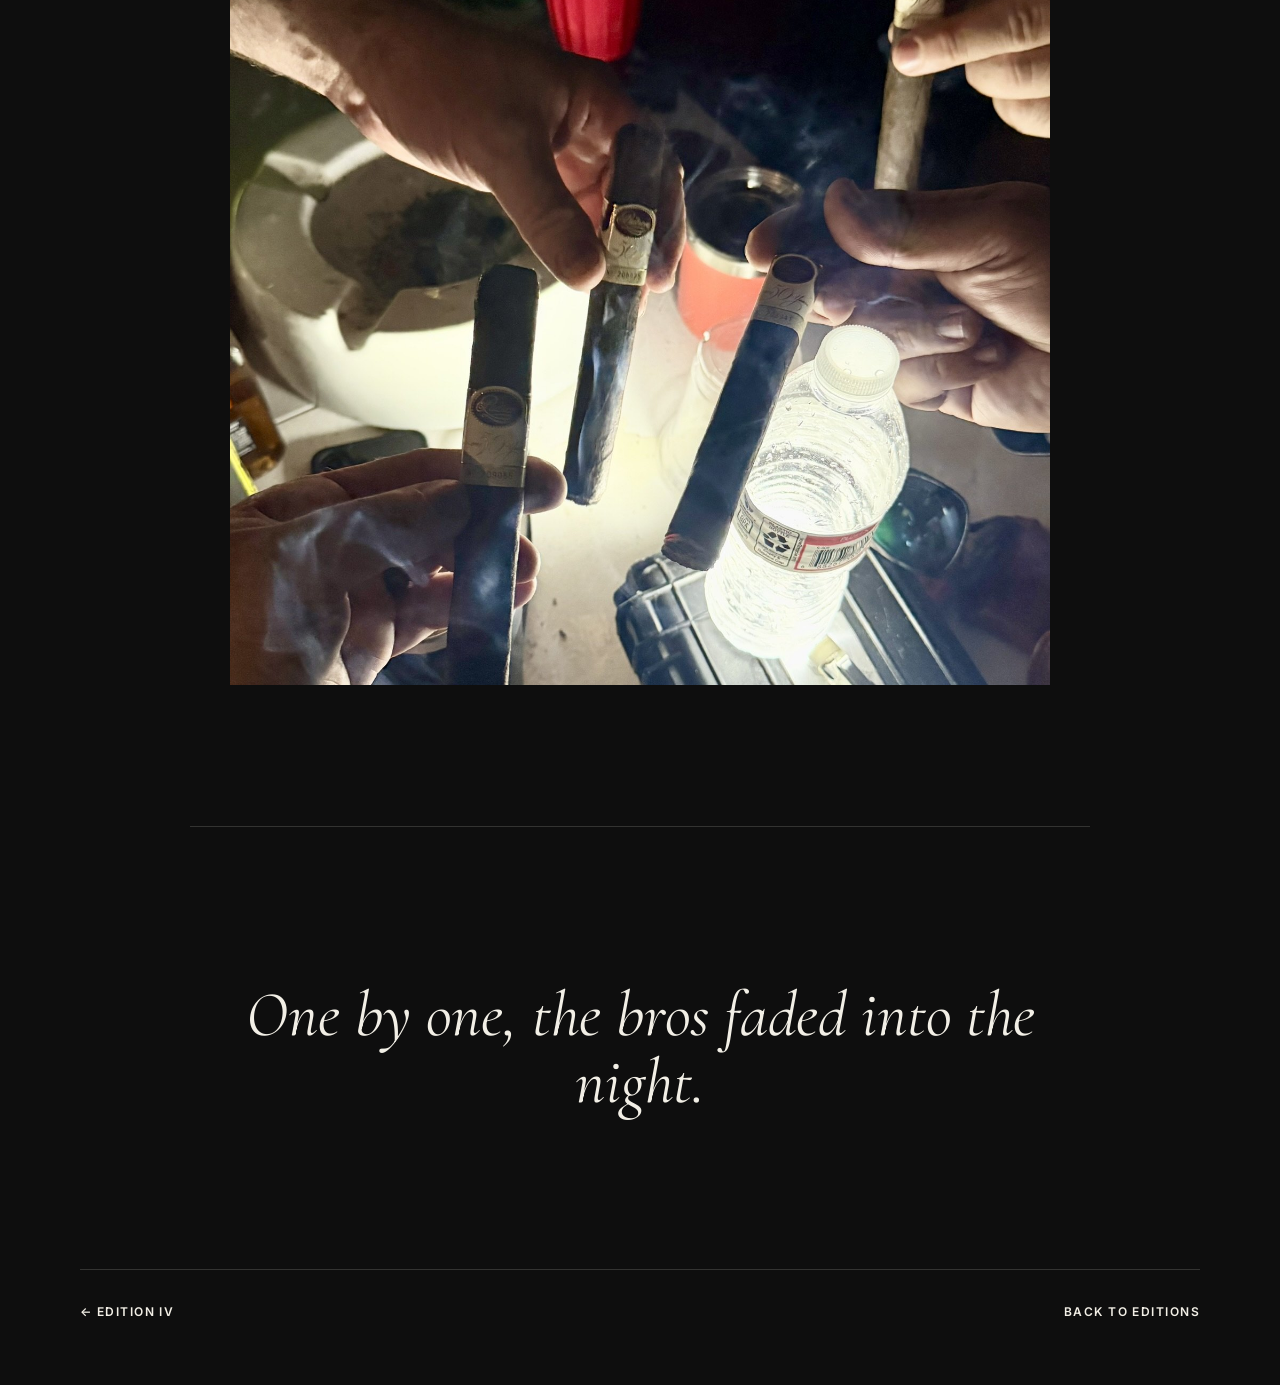
<file: countdown/index.html>
<!doctype html>
<html lang="en">
<head>
  <meta charset="utf-8">
  <meta name="viewport" content="width=device-width,initial-scale=1">
  <meta name="robots" content="noindex, nofollow">
  <meta http-equiv="refresh" content="0; url=../editions/v/">
  <title>Edition V · BRO-B-Q</title>
  <script>window.location.replace('../editions/v/');</script>
</head>
<body>
  <p><a href="../editions/v/">Continue to BRO-B-Q Edition V</a></p>
</body>
</html>
</file>
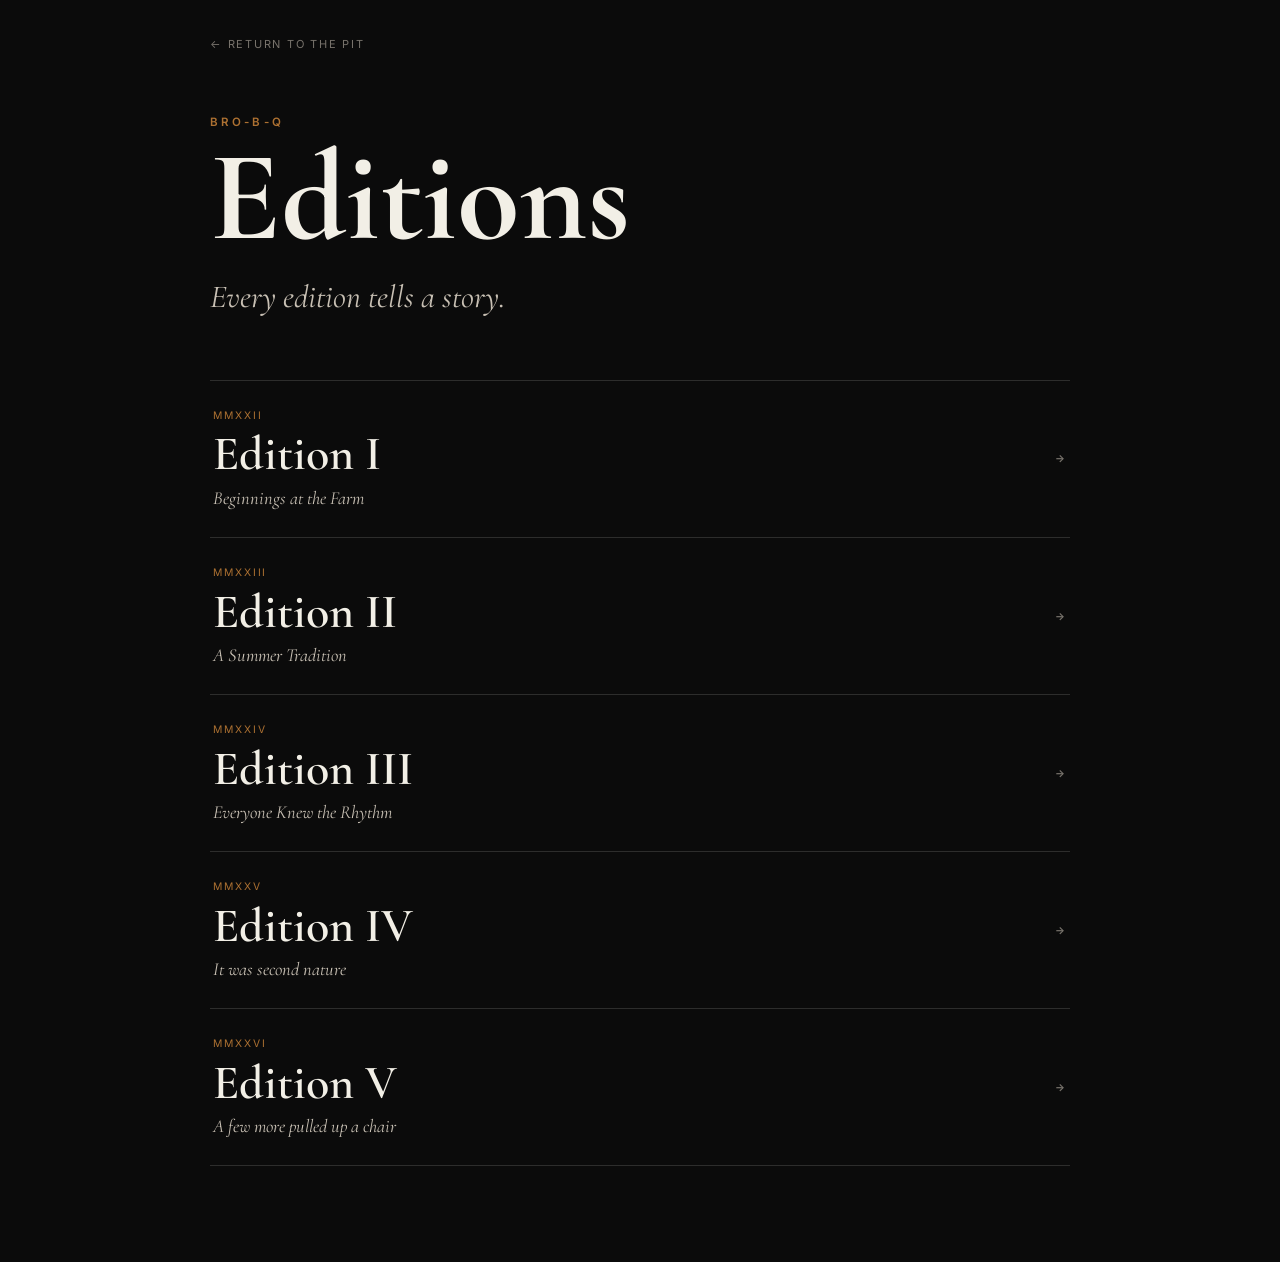
<file: editions/index.html>
<!doctype html>
<html lang="en">
<head>
  <meta charset="utf-8">
  <meta name="viewport" content="width=device-width,initial-scale=1">
  <meta name="theme-color" content="#0b0b0b">
  <meta name="description" content="The BRO-B-Q chapters, Edition I through Edition V.">
  <meta name="robots" content="noindex, nofollow">
  <meta property="og:type" content="website">
  <meta property="og:title" content="The Chapters · BRO-B-Q">
  <meta property="og:description" content="Five editions. One tradition.">
  <meta property="og:url" content="https://brobq.net/editions/">
  <meta property="og:image" content="https://brobq.net/assets/images/editions/v/hero.jpg">
  <meta name="twitter:card" content="summary_large_image">
  <title>Editions · BRO-B-Q</title>

  <link rel="preconnect" href="https://fonts.googleapis.com">
  <link rel="preconnect" href="https://fonts.gstatic.com" crossorigin>
  <link href="https://fonts.googleapis.com/css2?family=Cormorant+Garamond:wght@500;600;700&family=Inter:wght@400;500;600&display=swap" rel="stylesheet">
  <link rel="stylesheet" href="../assets/css/editions.css">
</head>
<body class="contents-page">
  <main class="contents">
    <a class="back-link" href="../">← Return to the Pit</a>

    <p class="kicker">BRO-B-Q</p>
    <h1>Editions</h1>
    <p class="contents-intro">Every edition tells a story.</p>

    <nav class="edition-list" aria-label="BRO-B-Q editions">
      <a href="./i/">
        <span><small>MMXXII</small><strong>Edition I</strong><em>Beginnings at the Farm</em></span><b>→</b>
      </a>
      <a href="./ii/">
        <span><small>MMXXIII</small><strong>Edition II</strong><em>A Summer Tradition</em></span><b>→</b>
      </a>
      <a href="./iii/">
        <span><small>MMXXIV</small><strong>Edition III</strong><em>Everyone Knew the Rhythm</em></span><b>→</b>
      </a>
      <a href="./iv/">
        <span><small>MMXXV</small><strong>Edition IV</strong><em>It was second nature</em></span><b>→</b>
      </a>
      <a href="./v/">
        <span><small>MMXXVI</small><strong>Edition V</strong><em>A few more pulled up a chair</em></span><b>→</b>
      </a>
    </nav>
  </main>
</body>
</html>
</file>
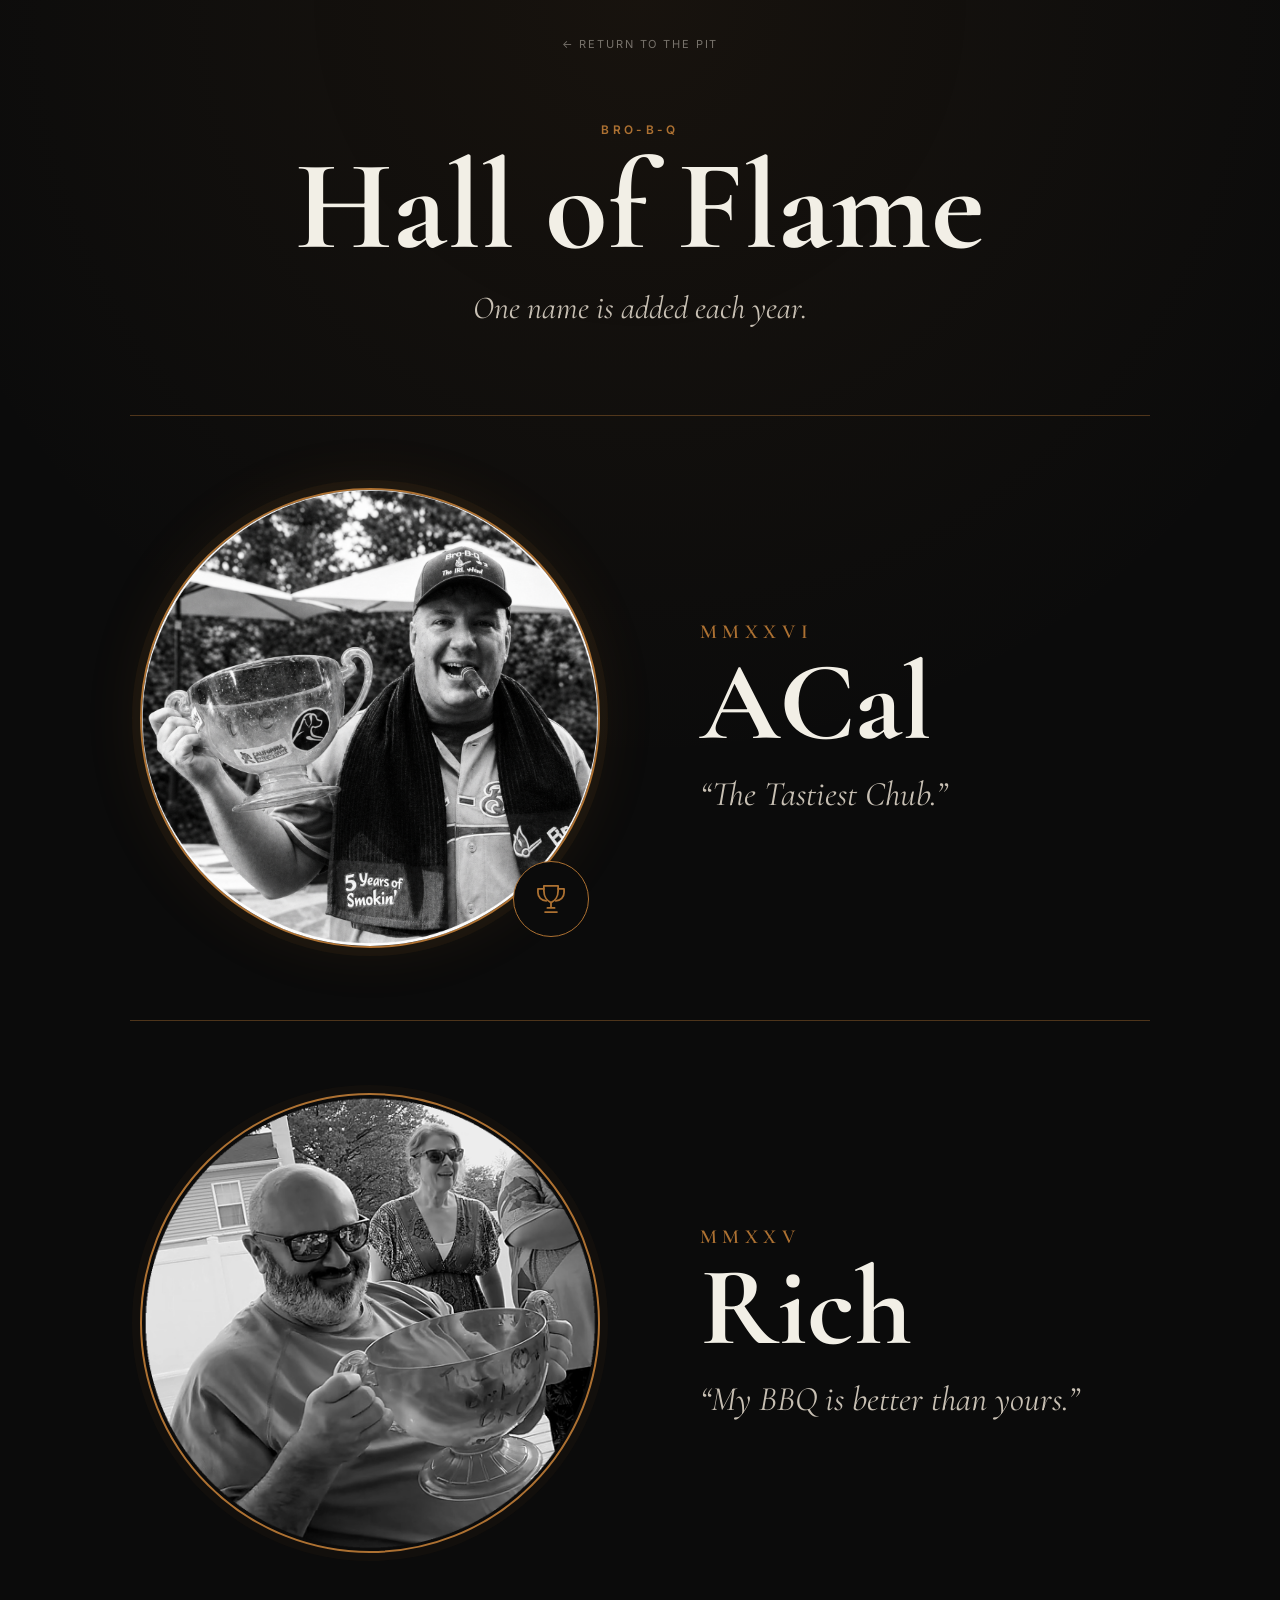
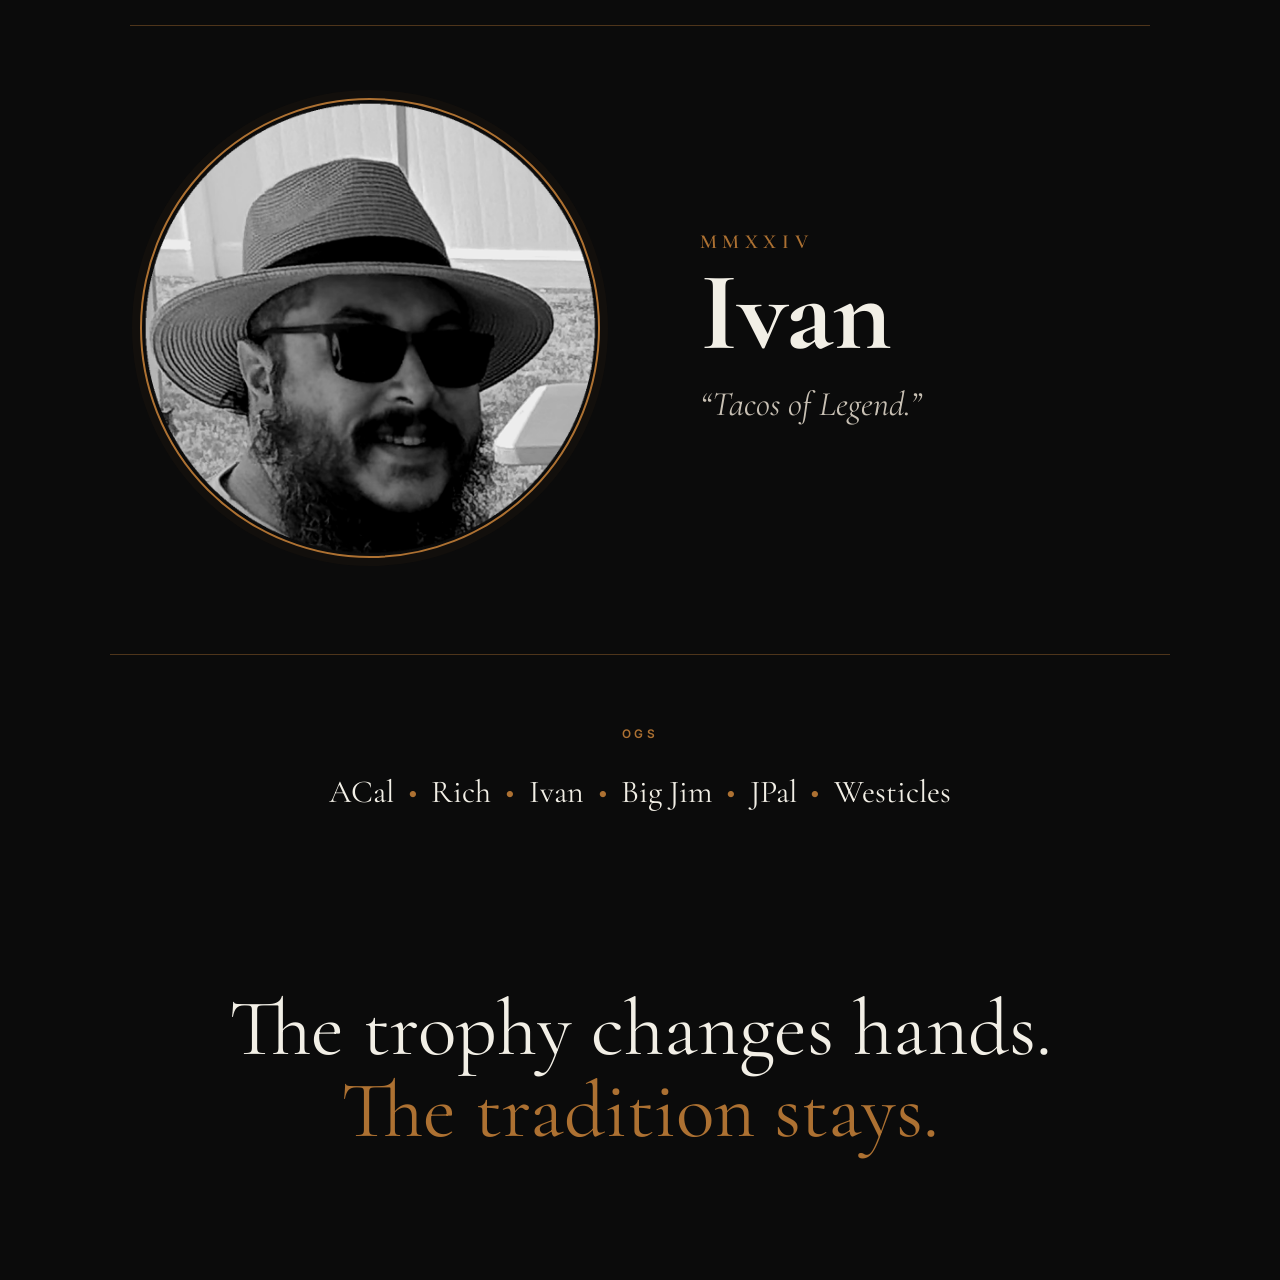
<file: hall/index.html>
<!DOCTYPE html>
<html lang="en">
<head>
  <meta charset="UTF-8" />
  <meta name="viewport" content="width=device-width, initial-scale=1.0" />
  <meta name="theme-color" content="#0b0b0b" />
  <meta name="description" content="The BRO-B-Q Hall of Flame" />
  <meta name="robots" content="noindex, nofollow" />
  <meta property="og:type" content="website" />
  <meta property="og:title" content="Hall of Flame · BRO-B-Q" />
  <meta property="og:description" content="The tradition stays." />
  <meta property="og:url" content="https://brobq.net/hall/" />
  <meta property="og:image" content="https://brobq.net/assets/images/hall/acal.png" />
  <meta name="twitter:card" content="summary_large_image" />
  <title>Hall of Flame · BRO-B-Q</title>

  <link rel="preconnect" href="https://fonts.googleapis.com" />
  <link rel="preconnect" href="https://fonts.gstatic.com" crossorigin />
  <link href="https://fonts.googleapis.com/css2?family=Cormorant+Garamond:ital,wght@0,500;0,600;0,700;1,500;1,600&family=Inter:wght@400;500;600&display=swap" rel="stylesheet" />
  <link rel="stylesheet" href="../assets/css/hall.css" />
</head>

<body>
  <main>
    <header class="hall-hero">
      <a class="back-link" href="../">← Return to the Pit</a>
      <p class="brand">BRO-B-Q</p>
      <h1>Hall of Flame</h1>
      <p class="subhead">One name is added each year.</p>
    </header>

    <section class="honorees" aria-label="Brokayest Bro honorees">
      <article class="honoree current">
        <div class="portrait-wrap">
          <img src="../assets/images/hall/acal.png" alt="ACal holding the Brokayest Bro trophy" />
          <span class="trophy" aria-label="Current Brokayest Bro">
            <svg viewBox="0 0 64 64" role="img" aria-hidden="true">
              <path d="M20 10h24v8c0 9-5 17-12 20-7-3-12-11-12-20v-8Z"/>
              <path d="M20 15H10v6c0 8 6 14 14 14M44 15h10v6c0 8-6 14-14 14M32 38v9M22 54h20M26 47h12"/>
            </svg>
          </span>
        </div>

        <div class="honoree-copy">
          <p class="year">MMXXVI</p>
          <h2>ACal</h2>
          <p class="detail">“The Tastiest Chub.”</p>
        </div>
      </article>

      <article class="honoree">
        <div class="portrait-wrap">
          <img src="../assets/images/hall/rich.png" alt="Rich holding the Brokayest Bro trophy" />
        </div>

        <div class="honoree-copy">
          <p class="year">MMXXV</p>
          <h2>Rich</h2>
          <p class="detail">“My BBQ is better than yours.”</p>
        </div>
      </article>

      <article class="honoree">
        <div class="portrait-wrap">
          <img src="../assets/images/hall/ivan.png" alt="Ivan wearing sunglasses and a wide-brim hat" />
        </div>

        <div class="honoree-copy">
          <p class="year">MMXXIV</p>
          <h2>Ivan</h2>
          <p class="detail">“Tacos of Legend.”</p>
        </div>
      </article>
    </section>

    <section class="ogs" aria-label="Original attendees">
      <p class="section-label">OGs</p>
      <p>ACal <span>•</span> Rich <span>•</span> Ivan <span>•</span> Big Jim <span>•</span> JPal <span>•</span> Westicles</p>
    </section>

    <footer>
      <p>The trophy changes hands.</p>
      <p>The tradition stays.</p>
    </footer>
  </main>
</body>
</html>
</file>
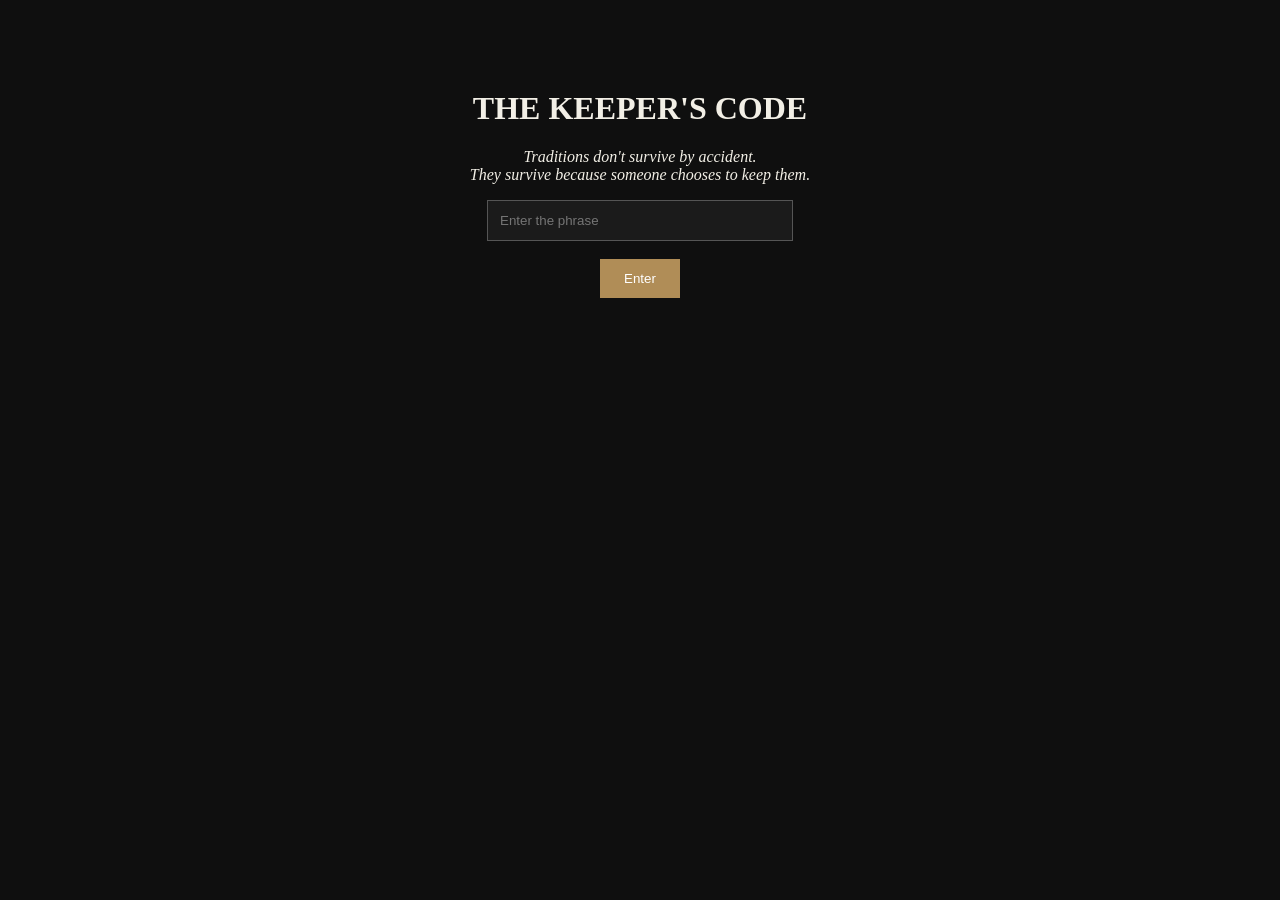
<file: keepers/index.html>
<!doctype html>
<html lang="en">
<head>
  <meta charset="utf-8">
  <meta name="viewport" content="width=device-width, initial-scale=1">
  <meta name="robots" content="noindex, nofollow">

  <title>The Keeper's Code</title>

  <link rel="stylesheet" href="style.css">
</head>

<body>

  <div id="gate" class="center">
    <h1>THE KEEPER'S CODE</h1>

    <p class="quote">
      Traditions don't survive by accident.<br>
      They survive because someone chooses to keep them.
    </p>

    <input
      id="phrase"
      type="password"
      placeholder="Enter the phrase"
    >

    <br>

    <button onclick="unlock()">Enter</button>

    <p id="msg"></p>
  </div>

  <div id="content" class="wrap hidden">
    <h1>THE KEEPER'S CODE</h1>

    <p>
      The Keeper's Code exists to preserve BRO-B-Q.
    </p>

    <h2>The Keeper's Oath</h2>

    <blockquote>
      <p>We preserve more than files.</p>
      <p>We preserve standards.</p>
      <p>We preserve stories.</p>
      <p>We preserve the details that become tradition.</p>
      <p><strong>Leave it stronger than you found it.</strong></p>
    </blockquote>

    <h2>The Shelf</h2>

    <ol>
      <li>Brand Book</li>
      <li>Editorial Constitution</li>
      <li>Master Logo</li>
      <li>Design System</li>
      <li>Archive Standards</li>
      <li>Print &amp; Merchandise</li>
      <li>Digital Assets</li>
      <li>Event Operations</li>
      <li>Change Log</li>
    </ol>

    <p>
      <a
        class="button"
        href="https://drive.google.com/drive/folders/15Iqg95orJrdKYsT_mPPoptvn1b_LyB7d?usp=sharing"
        target="_blank"
        rel="noopener noreferrer"
      >
        Open The Shelf
      </a>
    </p>
  </div>

  <script>
    const PASS = "brokay";

    function unlock() {
      const enteredPhrase = document.getElementById("phrase").value;

      if (enteredPhrase === PASS) {
        document.getElementById("gate").classList.add("hidden");
        document.getElementById("content").classList.remove("hidden");
      } else {
        document.getElementById("msg").textContent =
          "Only the keepers know the way.";
      }
    }
  </script>

</body>
</html>
</file>
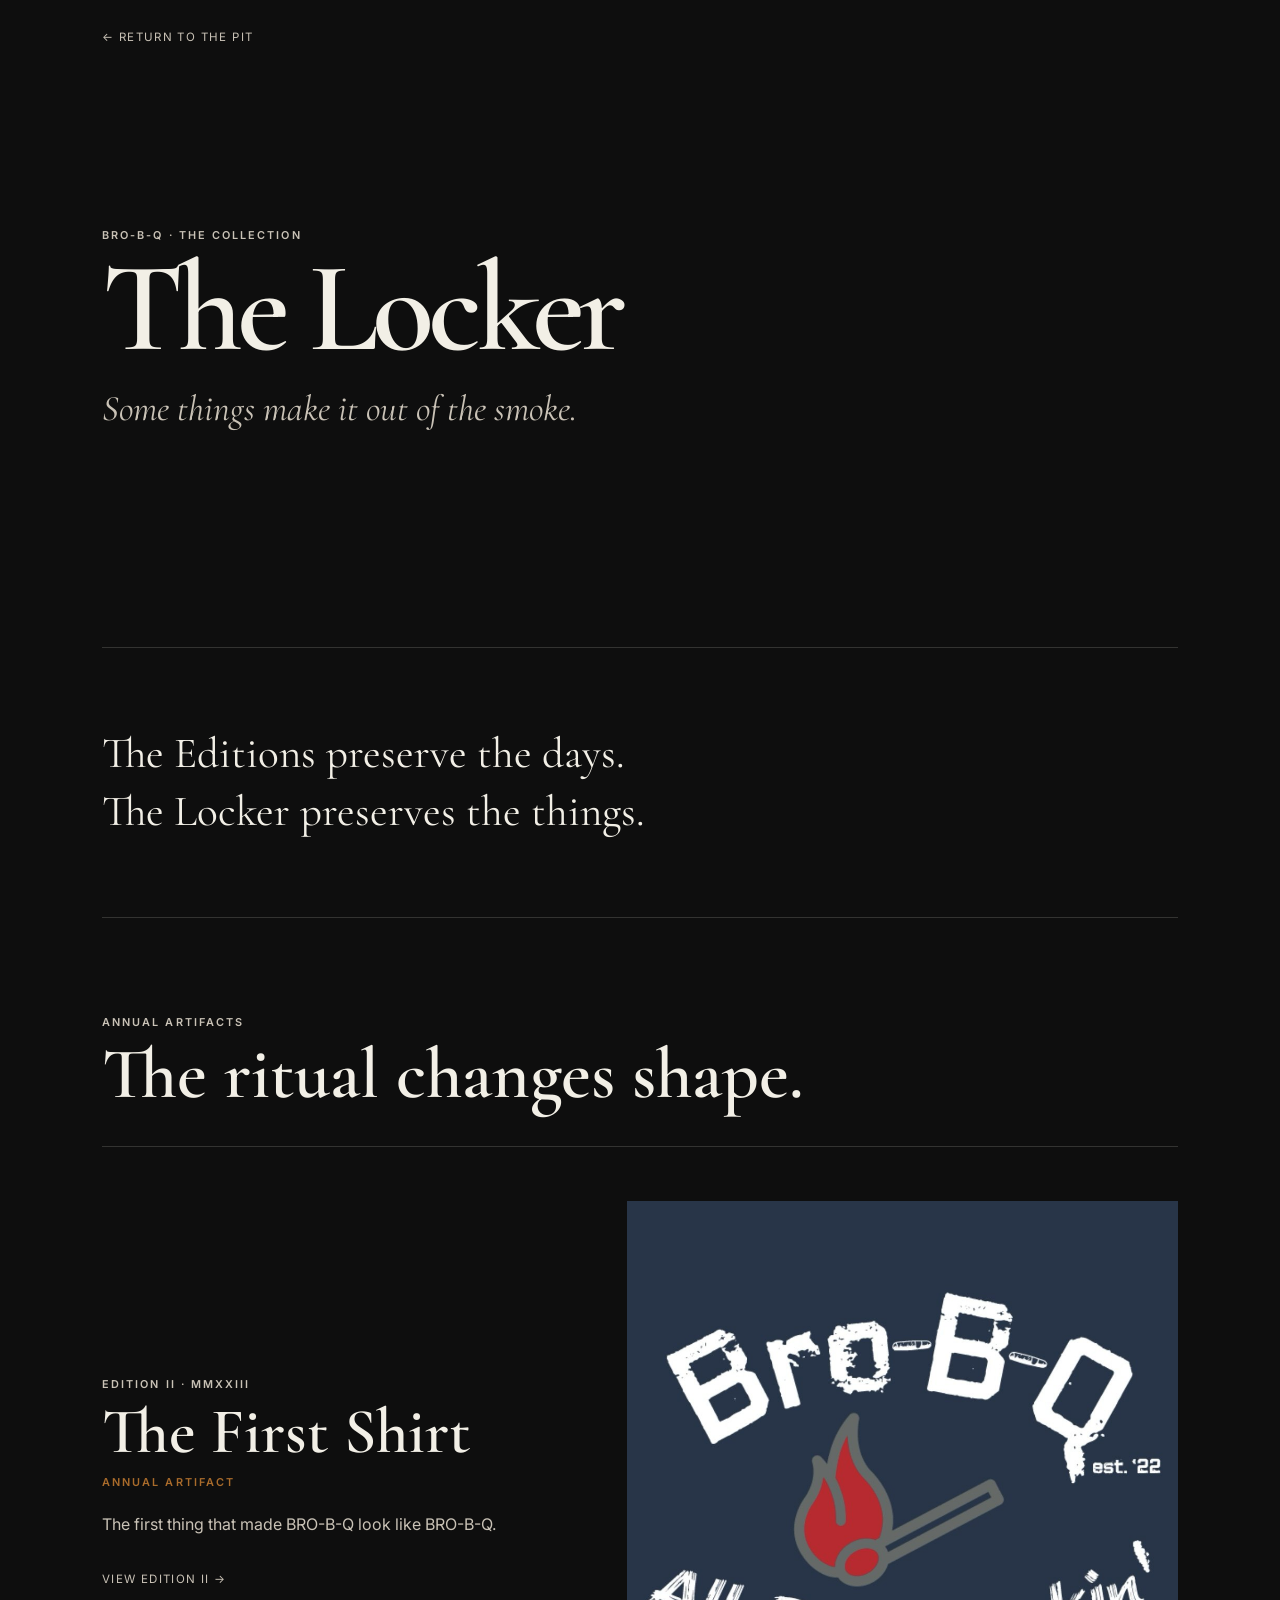
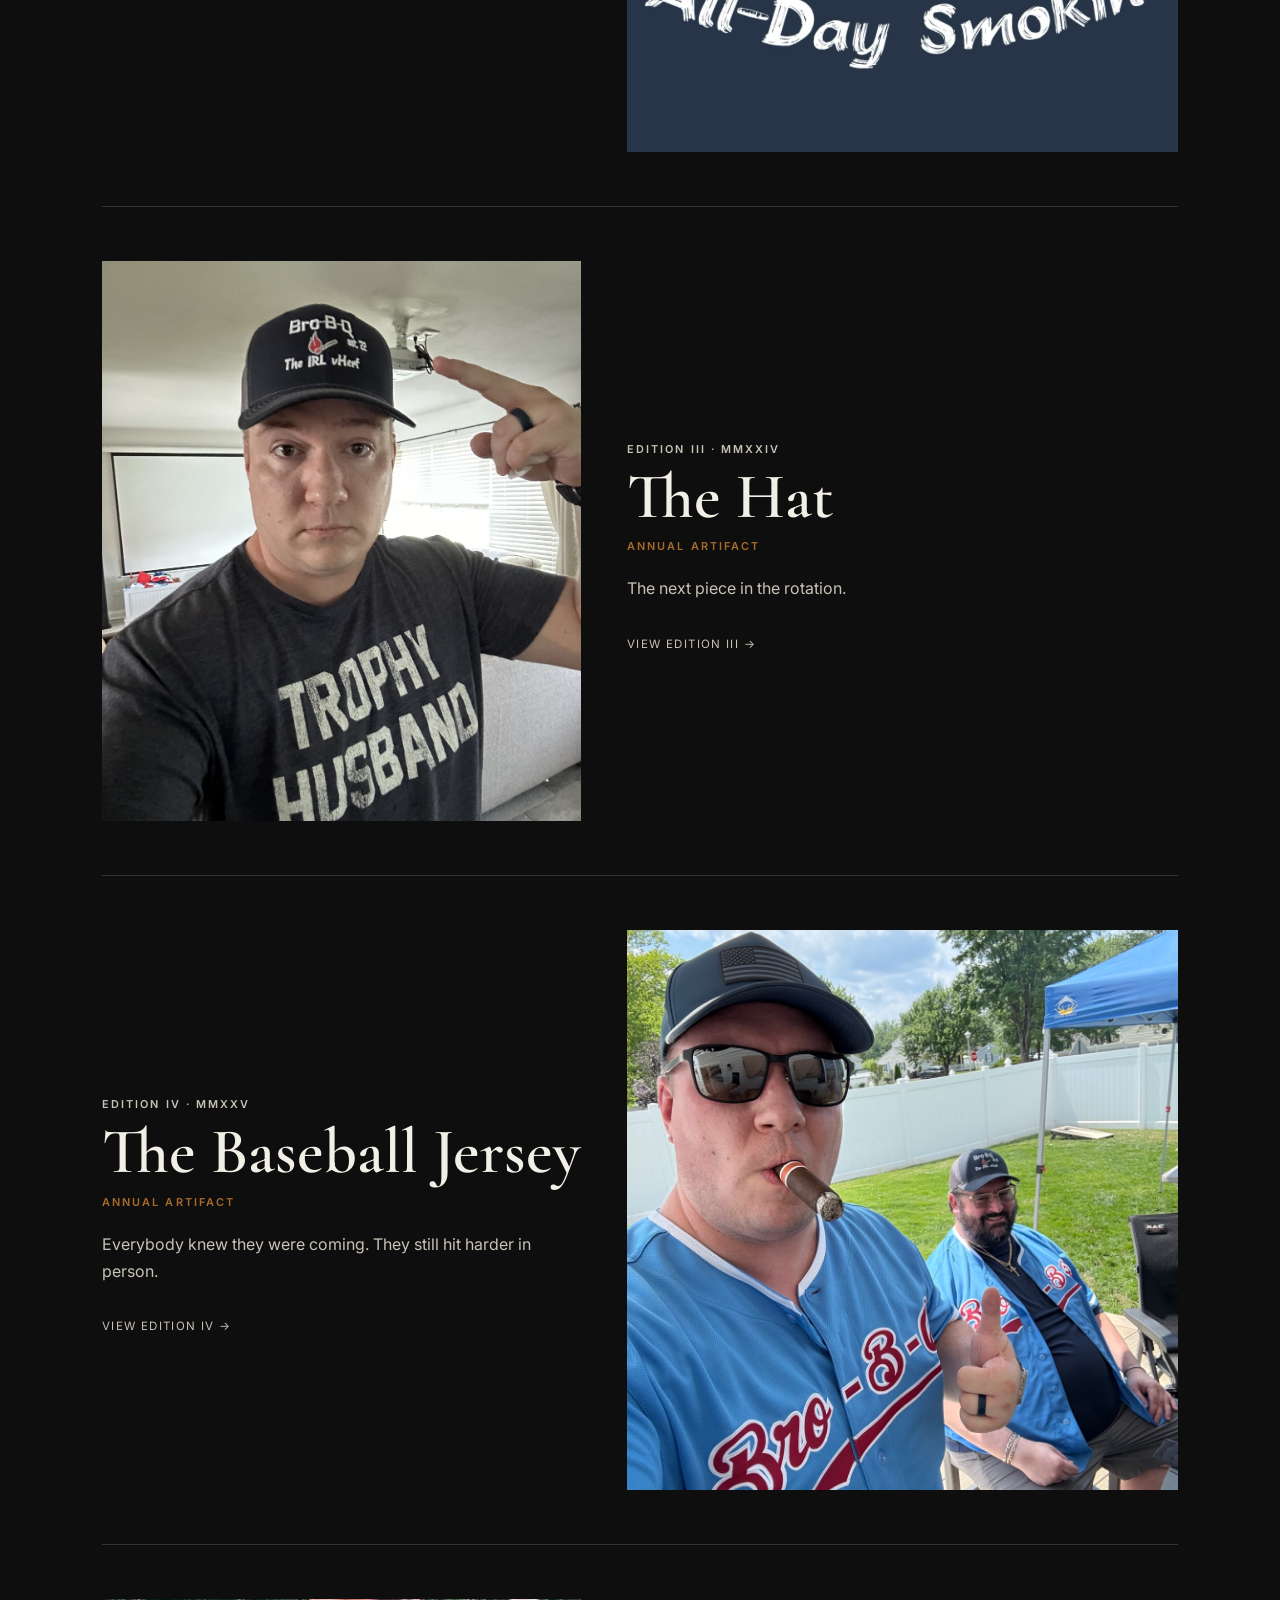
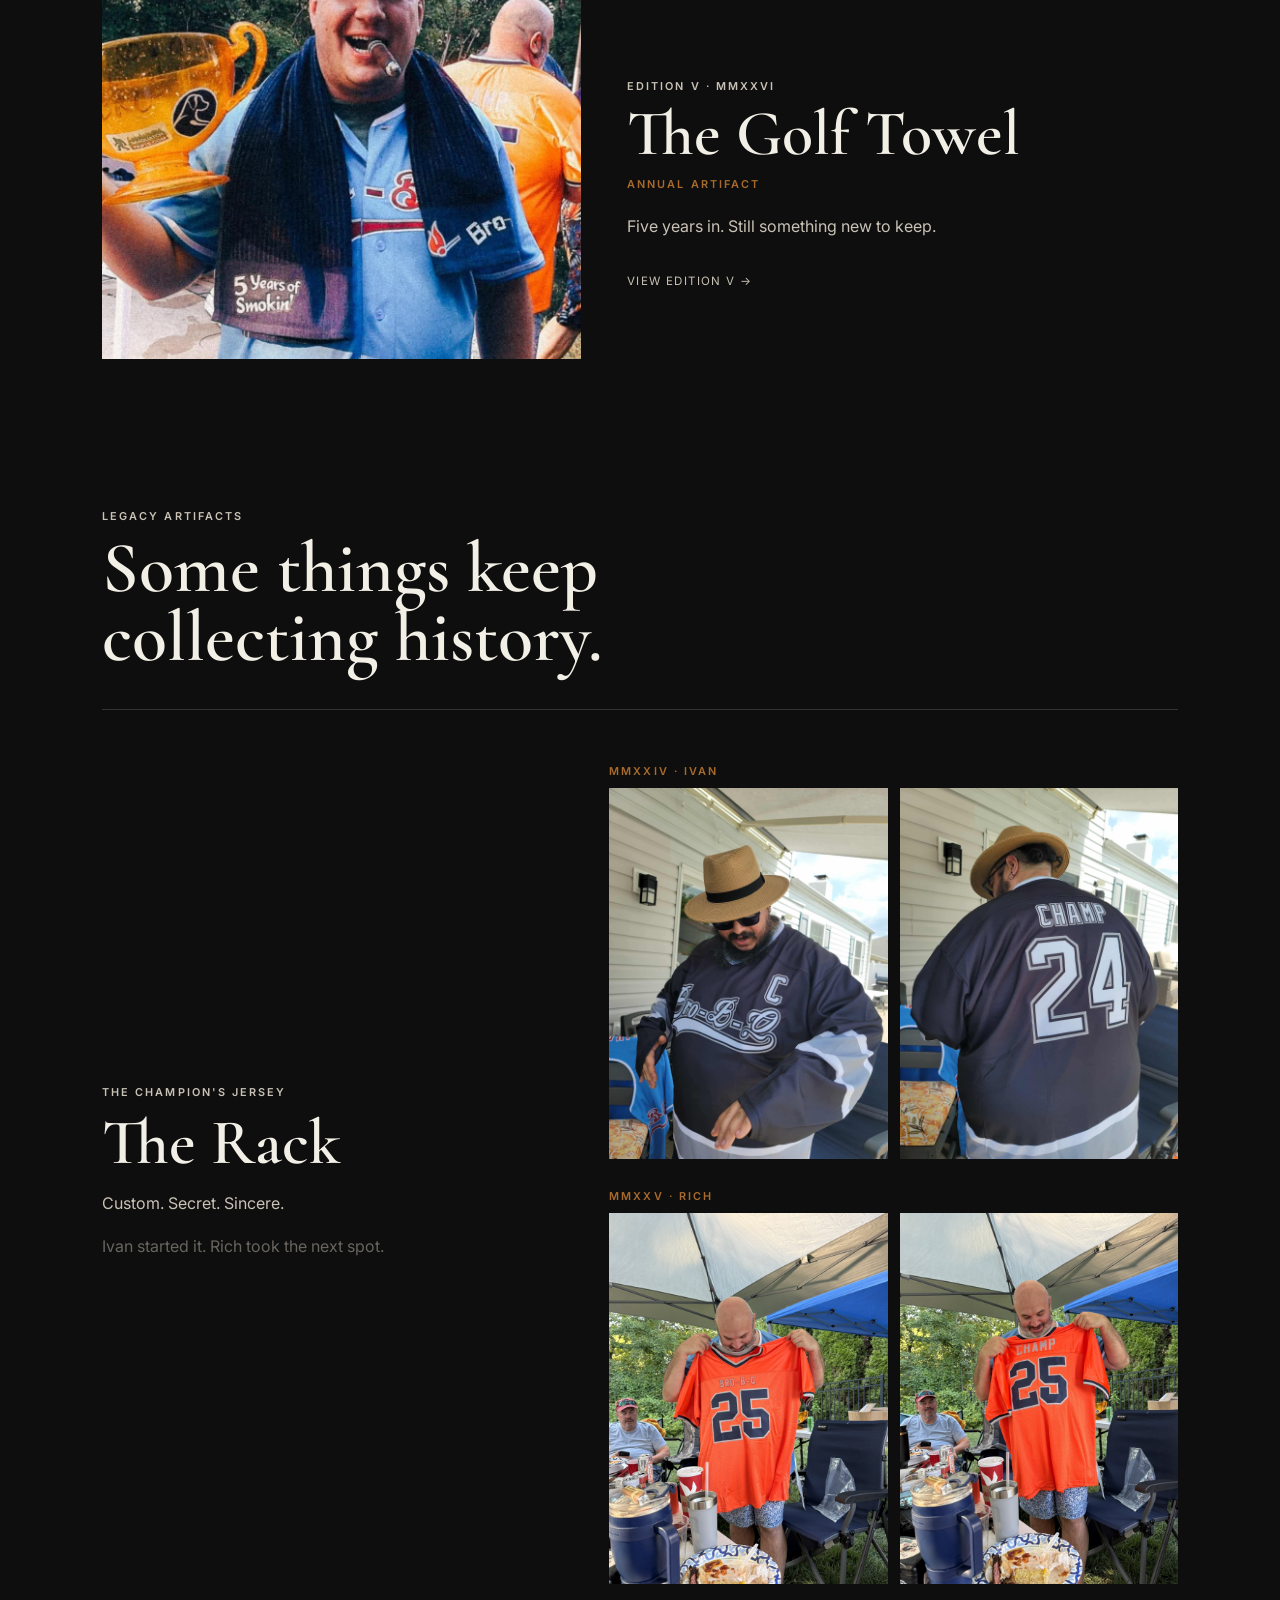
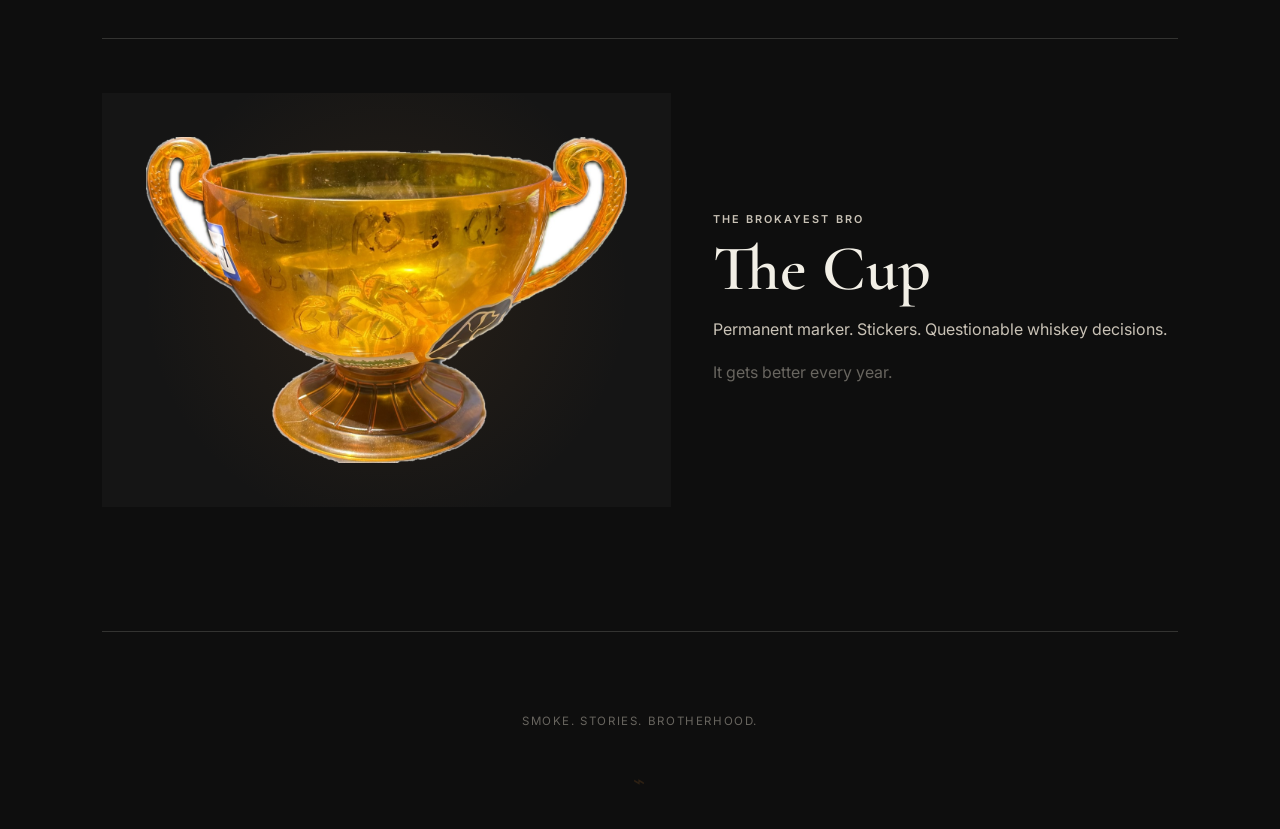
<file: locker/index.html>
<!doctype html>
<html lang="en">
<head>
  <meta charset="utf-8">
  <meta name="viewport" content="width=device-width,initial-scale=1">
  <meta name="theme-color" content="#0e0e0e">
  <meta name="description" content="The Locker — BRO-B-Q artifacts and material history.">
  <meta name="robots" content="noindex, nofollow">
  <meta property="og:type" content="website">
  <meta property="og:title" content="The Locker · BRO-B-Q">
  <meta property="og:description" content="Some things made it out of the smoke.">
  <meta property="og:url" content="https://brobq.net/locker/">
  <meta property="og:image" content="https://brobq.net/assets/images/locker/cup.png">
  <meta name="twitter:card" content="summary_large_image">
  <title>The Locker · BRO-B-Q</title>
  <link rel="preconnect" href="https://fonts.googleapis.com">
  <link rel="preconnect" href="https://fonts.gstatic.com" crossorigin>
  <link href="https://fonts.googleapis.com/css2?family=Cormorant+Garamond:ital,wght@0,500;0,600;0,700;1,500&family=Inter:wght@400;500;600&display=swap" rel="stylesheet">
<link rel="stylesheet" href="../assets/css/locker.css?v=2"></head>
<body>
  <main>
    <header class="locker-hero">
      <a class="back-link" href="../">← Return to the Pit</a>
      <p class="eyebrow">BRO-B-Q · THE COLLECTION</p>
      <h1>The Locker</h1>
      <p class="hero-line">Some things make it out of the smoke.</p>
    </header>

    <section class="intro" aria-label="About The Locker">
      <p>The Editions preserve the days.</p>
      <p>The Locker preserves the things.</p>
    </section>

    <section class="collection" aria-labelledby="annual-artifacts">
      <div class="section-heading">
        <p class="eyebrow">ANNUAL ARTIFACTS</p>
        <h2 id="annual-artifacts">The ritual changes shape.</h2>
      </div>

      <article class="artifact artifact--image-right">
        <div class="artifact-copy">
          <p class="artifact-meta">EDITION II · MMXXIII</p>
          <h3>The First Shirt</h3>
          <p class="artifact-type">Annual Artifact</p>
          <p>The first thing that made BRO-B-Q look like BRO-B-Q.</p>
          <a class="artifact-link" href="../editions/ii/">View Edition II →</a>
        </div>
        <figure><img src="../assets/images/editions/ii/shirt.jpg" alt="The first official BRO-B-Q shirt from Edition II"></figure>
      </article>

      <article class="artifact">
        <figure><img src="../assets/images/editions/iii/hat.jpg" alt="The official BRO-B-Q hat from Edition III"></figure>
        <div class="artifact-copy">
          <p class="artifact-meta">EDITION III · MMXXIV</p>
          <h3>The Hat</h3>
          <p class="artifact-type">Annual Artifact</p>
          <p>The next piece in the rotation.</p>
          <a class="artifact-link" href="../editions/iii/">View Edition III →</a>
        </div>
      </article>

      <article class="artifact artifact--image-right">
        <div class="artifact-copy">
          <p class="artifact-meta">EDITION IV · MMXXV</p>
          <h3>The Baseball Jersey</h3>
          <p class="artifact-type">Annual Artifact</p>
          <p>Everybody knew they were coming. They still hit harder in person.</p>
          <a class="artifact-link" href="../editions/iv/">View Edition IV →</a>
        </div>
        <figure><img src="../assets/images/editions/iv/jerseys-cigar.jpg" alt="BRO-B-Q Edition IV baseball jersey"></figure>
      </article>

      <article class="artifact artifact--towel">
        <figure><img src="../assets/images/locker/golf-towel.jpg" alt="The Edition V golf towel worn at BRO-B-Q"></figure>
        <div class="artifact-copy">
          <p class="artifact-meta">EDITION V · MMXXVI</p>
          <h3>The Golf Towel</h3>
          <p class="artifact-type">Annual Artifact</p>
          <p>Five years in. Still something new to keep.</p>
          <a class="artifact-link" href="../editions/v/">View Edition V →</a>
        </div>
      </article>
    </section>

    <section class="legacy" aria-labelledby="legacy-artifacts">
      <div class="section-heading">
        <p class="eyebrow">LEGACY ARTIFACTS</p>
        <h2 id="legacy-artifacts">Some things keep collecting history.</h2>
      </div>

      <article class="legacy-card">
        <div class="legacy-copy">
          <p class="artifact-meta">THE CHAMPION'S JERSEY</p>
          <h3>The Rack</h3>
          <p>Custom. Secret. Sincere.</p>
          <p class="quiet">Ivan started it. Rich took the next spot.</p>
        </div>
        <div class="rack-lineage">
          <div class="rack-entry">
            <p class="rack-label">MMXXIV · IVAN</p>
            <div class="legacy-images">
              <figure><img src="../assets/images/editions/iv/champion-front.jpg" alt="Ivan wearing the first Champion's Jersey"></figure>
              <figure><img src="../assets/images/editions/iv/champion-back.jpg" alt="Back of Ivan's Champion's Jersey marked Champ 24"></figure>
            </div>
          </div>
          <div class="rack-entry">
            <p class="rack-label">MMXXV · RICH</p>
            <div class="legacy-images">
              <figure><img src="../assets/images/locker/rich-champion-front.jpg" alt="Rich revealing the front of his orange Champion's Jersey"></figure>
              <figure><img src="../assets/images/locker/rich-champion-back.jpg" alt="Rich revealing the back of his Champion's Jersey marked Champ 25"></figure>
            </div>
          </div>
        </div>
      </article>

      <article class="legacy-card cup-card">
        <figure class="cup-cutout"><img src="../assets/images/locker/cup.png" alt="The yellow Brokayest Bro cup, marked and filled with cigar bands"></figure>
        <div class="legacy-copy">
          <p class="artifact-meta">THE BROKAYEST BRO</p>
          <h3>The Cup</h3>
          <p>Permanent marker. Stickers. Questionable whiskey decisions.</p>
          <p class="quiet">It gets better every year.</p>
        </div>
      </article>
    </section>

    <footer class="locker-footer">
      <p>Smoke. Stories. Brotherhood.</p>
      <a class="garage-key" href="../concept-garage/" aria-label="Maintenance access">⌁</a>
    </footer>
  </main>
</body>
</html>
</file>
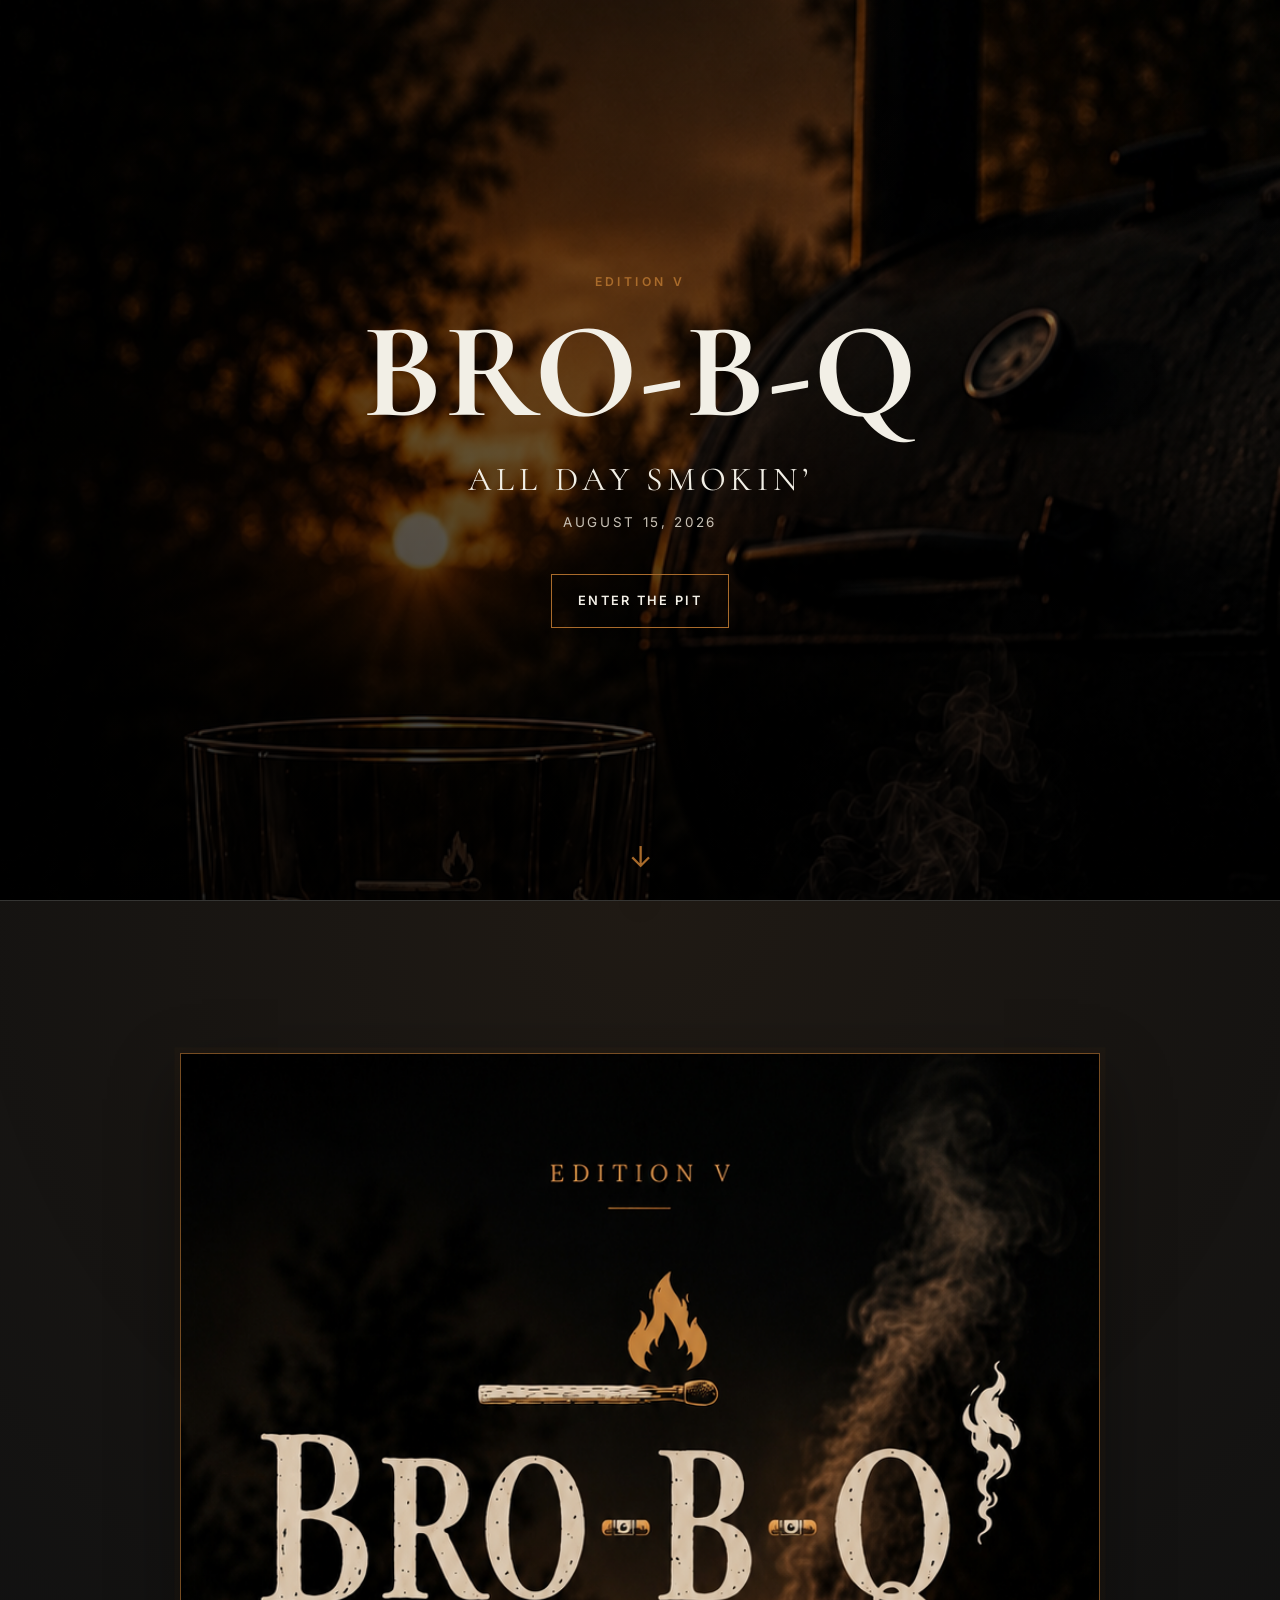
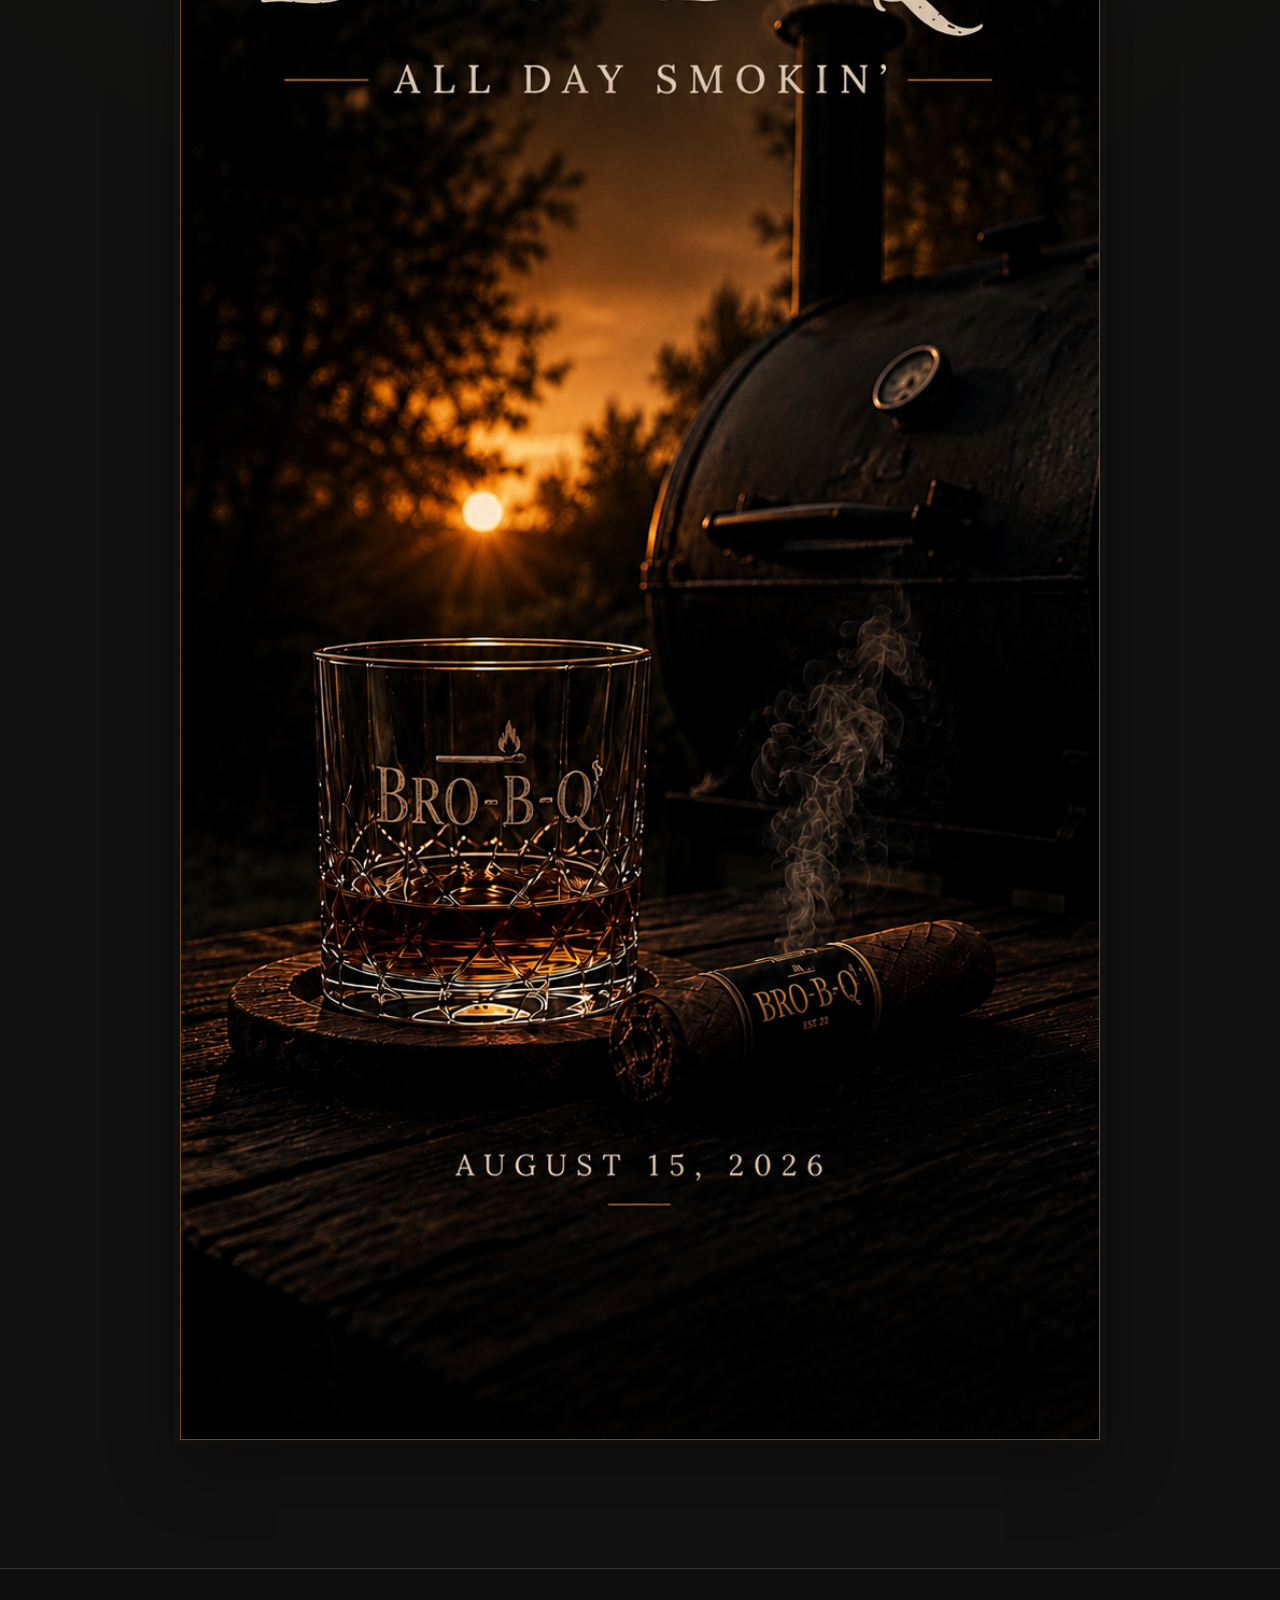
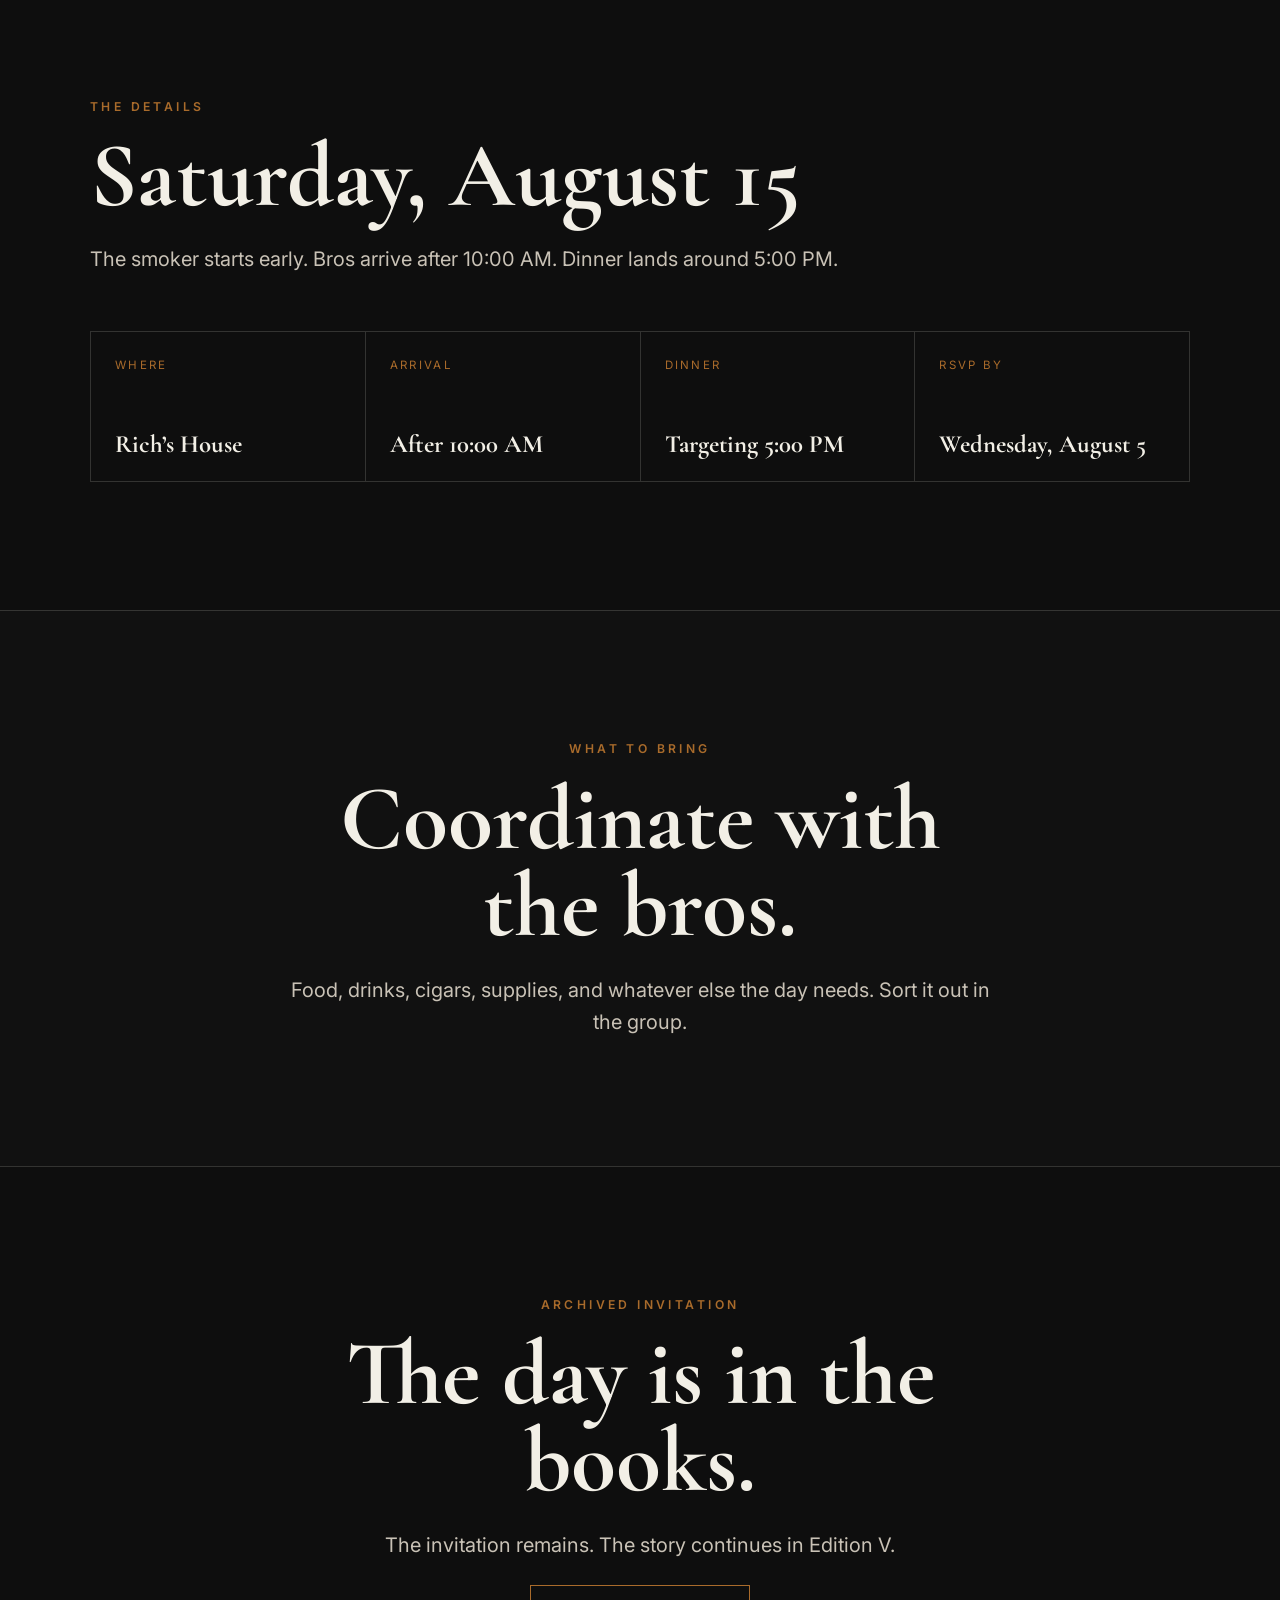
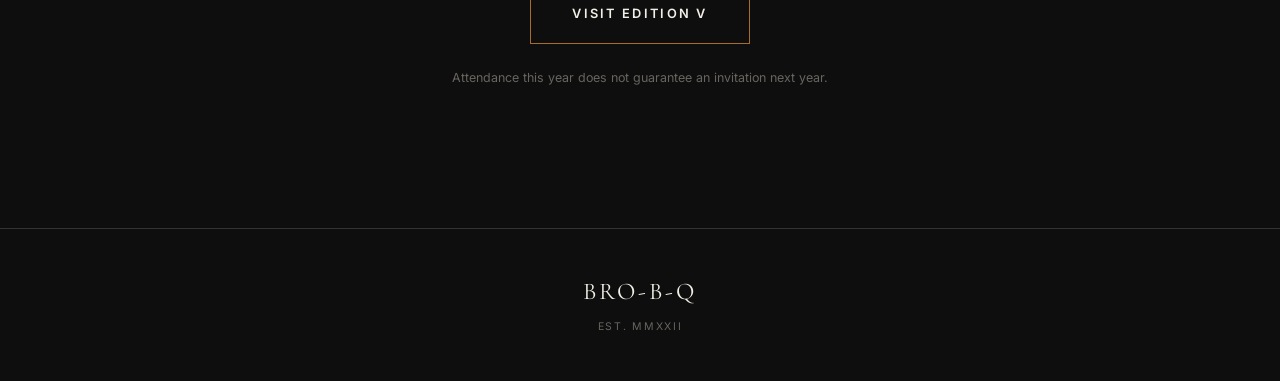
<file: v/index.html>
<!DOCTYPE html>
<html lang="en">
<head>
  <meta charset="UTF-8" />
  <meta name="viewport" content="width=device-width, initial-scale=1.0" />
  <meta name="theme-color" content="#0e0e0e" />
  <meta name="description" content="BRO-B-Q Edition V — August 15, 2026" />
  <meta name="robots" content="noindex, nofollow" />
  <meta property="og:type" content="website" />
  <meta property="og:title" content="BRO-B-Q Edition V · The Invitation" />
  <meta property="og:description" content="All Day Smokin’ · August 15, 2026" />
  <meta property="og:url" content="https://brobq.net/v/" />
  <meta property="og:image" content="https://brobq.net/assets/images/BROBQ_V_Invite.png" />
  <meta name="twitter:card" content="summary_large_image" />
  <title>BRO-B-Q V</title>

  <link rel="preconnect" href="https://fonts.googleapis.com" />
  <link rel="preconnect" href="https://fonts.gstatic.com" crossorigin />
  <link href="https://fonts.googleapis.com/css2?family=Cormorant+Garamond:wght@500;600;700&family=Inter:wght@400;500;600&display=swap" rel="stylesheet" />
  <link rel="stylesheet" href="../assets/css/styles.css" />
</head>

<body>
  <main>
    <section class="hero" aria-label="BRO-B-Q Edition V">
      <div class="hero-overlay"></div>

      <div class="hero-content">
        <p class="hero-edition">Edition V</p>
        <h1>BRO-B-Q</h1>
        <p class="hero-tagline">All Day Smokin’</p>
        <p class="hero-date">August 15, 2026</p>

        <a class="hero-button" href="#invitation">Enter the Pit</a>
      </div>

      <a class="scroll-cue" href="#invitation" aria-label="Scroll to invitation">↓</a>
    </section>

    <section id="invitation" class="invitation-section">
      <div class="section-inner">

        <a
          class="invitation-card"
          href="../assets/images/BROBQ_V_Invite.png"
          target="_blank"
          rel="noopener noreferrer"
          aria-label="Open the full BRO-B-Q invitation"
        >
          <img
            src="../assets/images/BROBQ_V_Invite.png"
            alt="BRO-B-Q Edition V digital invitation"
          />
        </a>
      </div>
    </section>

    <section class="section">
      <div class="section-inner">
        <p class="eyebrow">The Details</p>
        <h2>Saturday, August 15</h2>

        <p class="lead">
          The smoker starts early. Bros arrive after 10:00 AM.
          Dinner lands around 5:00 PM.
        </p>

        <div class="details-grid">
          <article class="detail-card">
            <span class="detail-label">Where</span>
            <strong>Rich’s House</strong>
          </article>

          <article class="detail-card">
            <span class="detail-label">Arrival</span>
            <strong>After 10:00 AM</strong>
          </article>

          <article class="detail-card">
            <span class="detail-label">Dinner</span>
            <strong>Targeting 5:00 PM</strong>
          </article>

          <article class="detail-card">
            <span class="detail-label">RSVP By</span>
            <strong>Wednesday, August 5</strong>
          </article>
        </div>
      </div>
    </section>

    <section class="section section-dark">
      <div class="section-inner narrow">
        <p class="eyebrow">What to Bring</p>
        <h2>Coordinate with the bros.</h2>

        <p class="lead">
          Food, drinks, cigars, supplies, and whatever else the day needs.
          Sort it out in the group.
        </p>
      </div>
    </section>

    <section class="section rsvp-section">
      <div class="section-inner narrow">
        <p class="eyebrow">Archived Invitation</p>
        <h2>The day is in the books.</h2>
        <p class="lead">The invitation remains. The story continues in Edition V.</p>

        <a
          class="button button-large"
          href="../editions/v/"
        >
          Visit Edition V
        </a>

        <p class="fine-print">
          Attendance this year does not guarantee an invitation next year.
        </p>
      </div>
    </section>
  </main>

  <footer>
    <p>BRO-B-Q</p>
    <small>Est. MMXXII</small>
  </footer>

  <script>
    // Prevent mobile browsers from restoring an old scroll position.
    if ("scrollRestoration" in history) {
      history.scrollRestoration = "manual";
    }

    window.addEventListener("pageshow", function () {
      if (!window.location.hash) {
        window.scrollTo(0, 0);
      }
    });

    window.addEventListener("load", function () {
      if (!window.location.hash) {
        setTimeout(function () {
          window.scrollTo(0, 0);
        }, 0);
      }
    });
  </script>

</body>
</html>
</file>
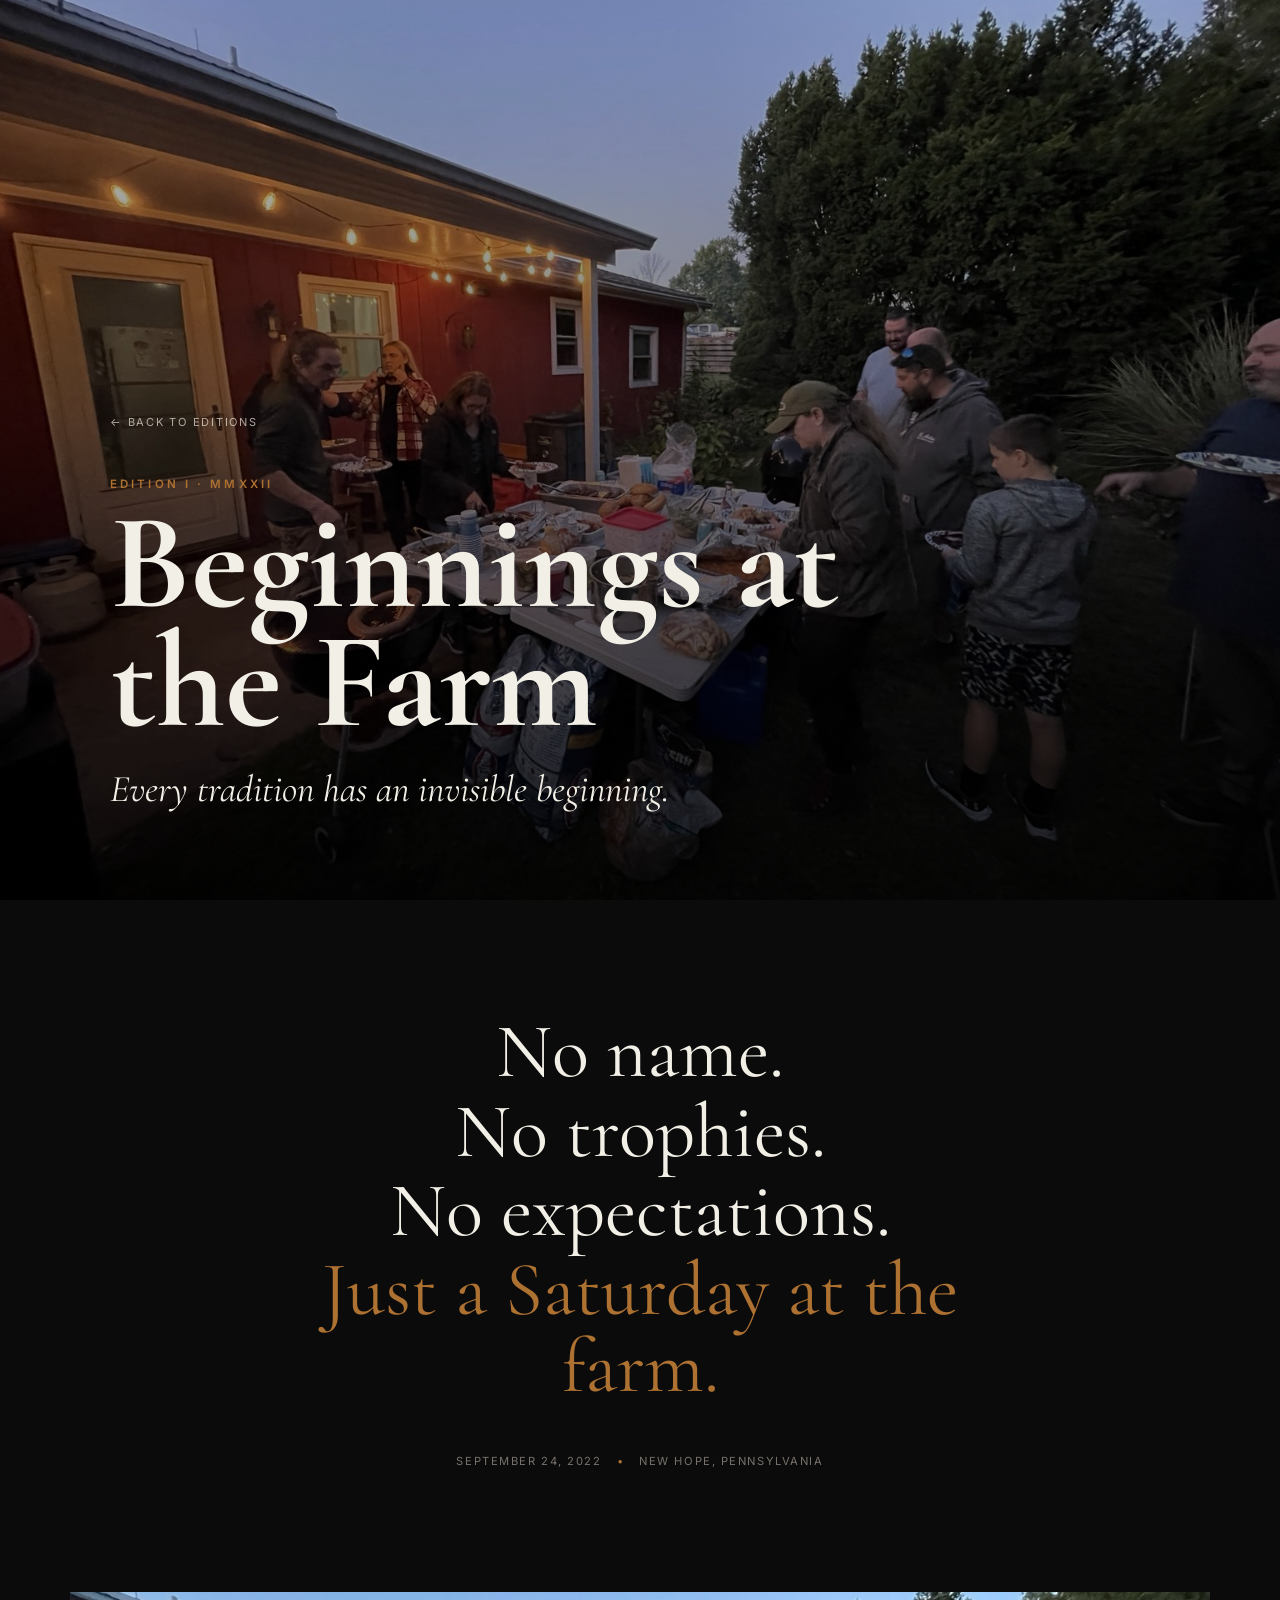
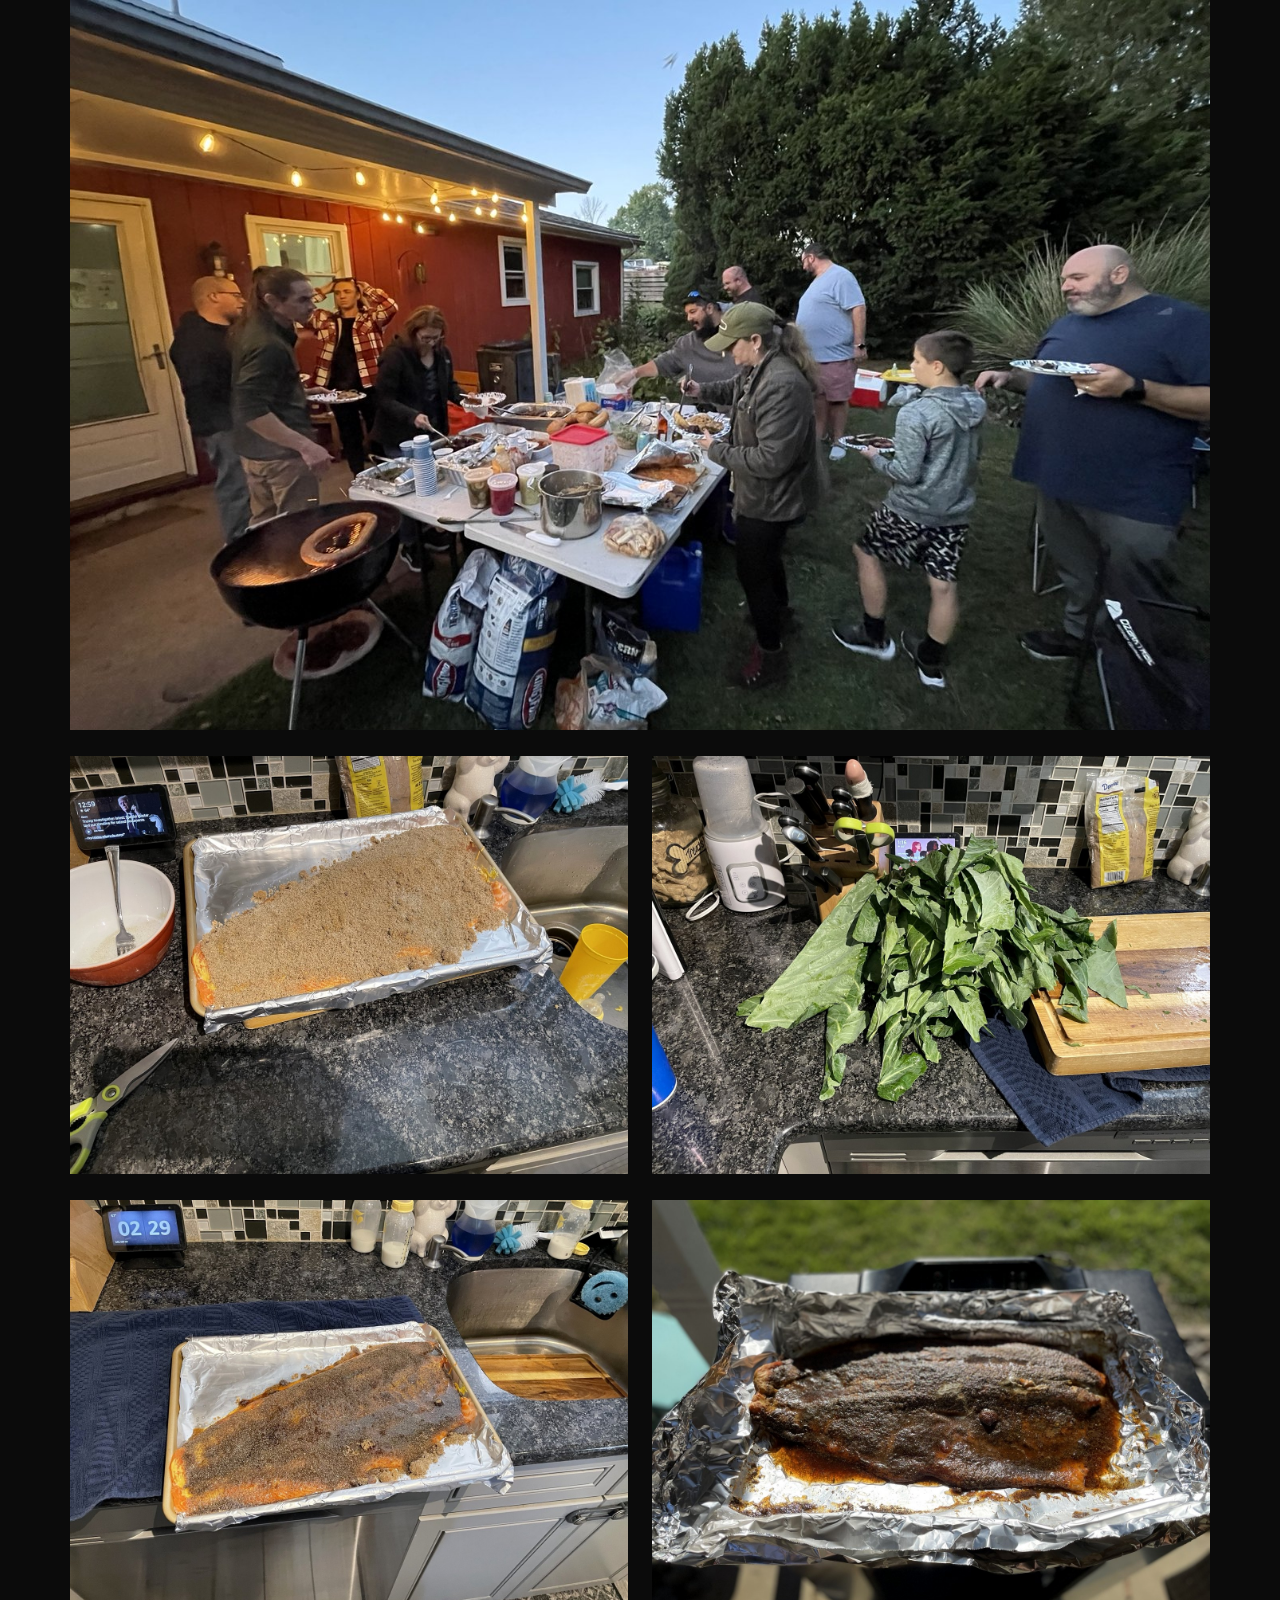
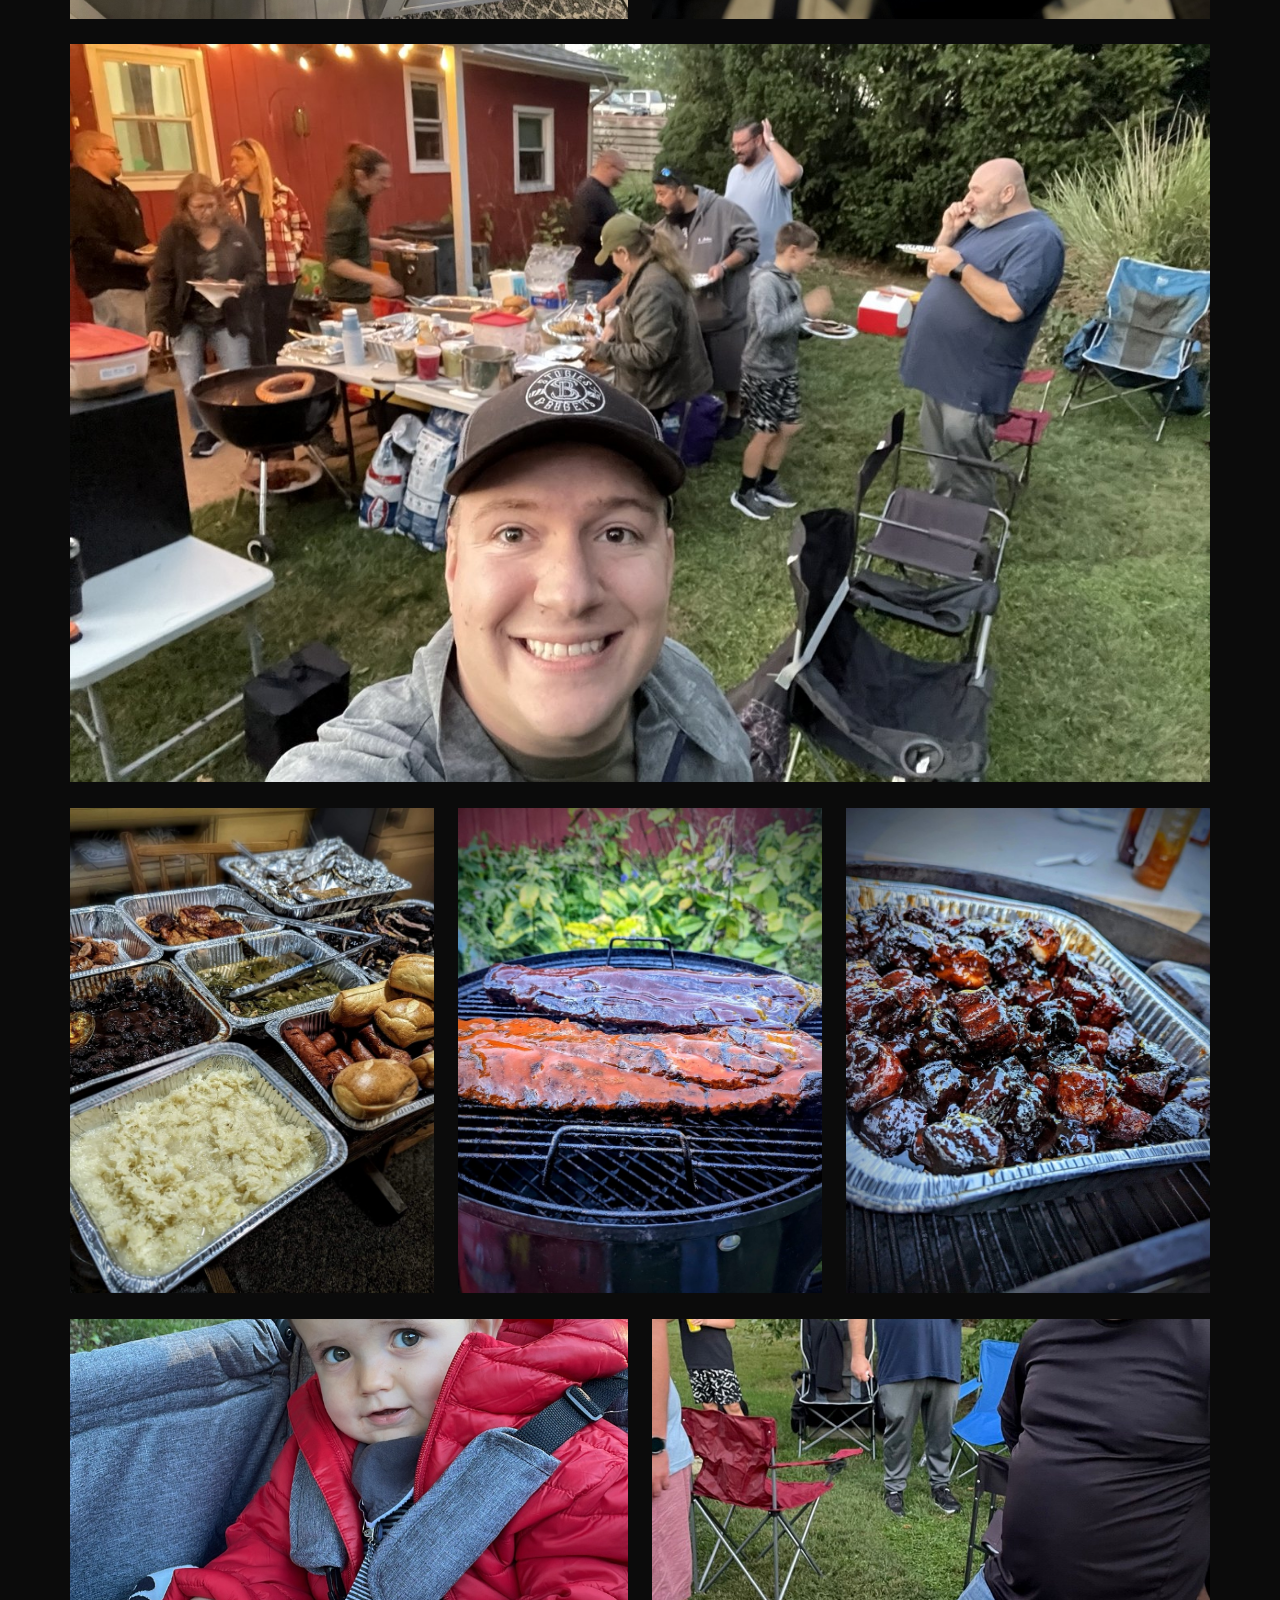
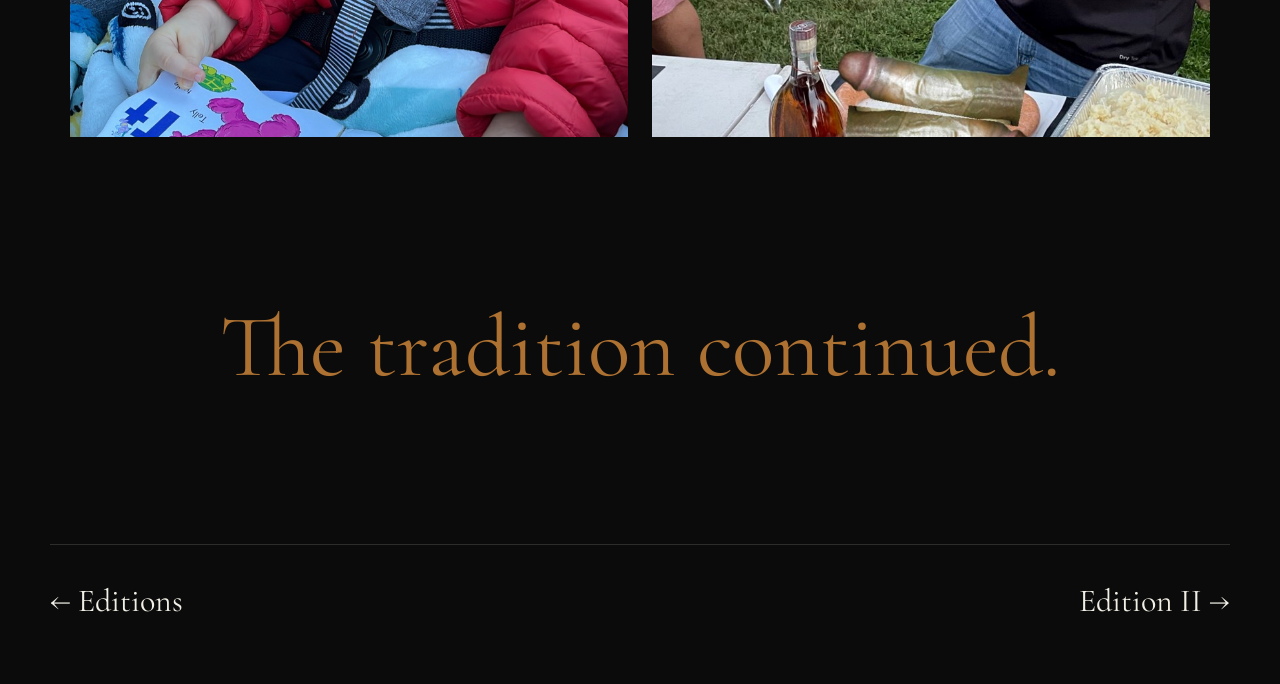
<file: editions/i/index.html>
<!doctype html>
<html lang="en">
<head>
  <meta charset="utf-8">
  <meta name="viewport" content="width=device-width,initial-scale=1">
  <meta name="theme-color" content="#0b0b0b">
  <meta name="description" content="BRO-B-Q Edition I — Every tradition has an invisible beginning.">
  <meta name="robots" content="noindex, nofollow">
  <meta property="og:type" content="article">
  <meta property="og:title" content="Edition I · BRO-B-Q">
  <meta property="og:description" content="Every tradition has an invisible beginning.">
  <meta property="og:url" content="https://brobq.net/editions/i/">
  <meta property="og:image" content="https://brobq.net/assets/images/editions/edition-i/hero.jpg">
  <meta name="twitter:card" content="summary_large_image">
  <title>Edition I · BRO-B-Q</title>
  <link rel="preconnect" href="https://fonts.googleapis.com">
  <link rel="preconnect" href="https://fonts.gstatic.com" crossorigin>
  <link href="https://fonts.googleapis.com/css2?family=Cormorant+Garamond:ital,wght@0,500;0,600;0,700;1,500&family=Inter:wght@400;500;600&display=swap" rel="stylesheet">
  <link rel="stylesheet" href="../../assets/css/editions.css">
</head>
<body>
  <main>
    <section class="edition-hero" style="background-image:url('../../assets/images/editions/edition-i/hero.jpg')">
      <div class="hero-shade"></div>
      <div class="hero-copy">
        <a class="back-link" href="../">← Back to Editions</a>
        <p class="kicker">Edition I · MMXXII</p>
        <h1>Beginnings at the Farm</h1>
        <p class="hero-line">Every tradition has an invisible beginning.</p>
      </div>
    </section>

    <section class="opening">
      <p>No name.</p>
      <p>No trophies.</p>
      <p>No expectations.</p>
      <p>Just a Saturday at the farm.</p>
      <div class="date-place">September 24, 2022 <span>•</span> New Hope, Pennsylvania</div>
    </section>

    <section class="photo-feature">
      <button class="photo-button"><img src="../../assets/images/editions/edition-i/table-wide.jpg" alt="Friends gathered around the table at the first BRO-B-Q"></button>
    </section>

    <section class="photo-pair">
      <button class="photo-button"><img src="../../assets/images/editions/edition-i/prep-salmon.jpg" alt="Salmon being prepared"></button>
      <button class="photo-button"><img src="../../assets/images/editions/edition-i/prep-greens.jpg" alt="Greens being prepared"></button>
    </section>

    <section class="photo-pair">
      <button class="photo-button"><img src="../../assets/images/editions/edition-i/prep-seasoning.jpg" alt="Seasoning used during preparation"></button>
      <button class="photo-button"><img src="../../assets/images/editions/edition-i/prep-sausage.jpg" alt="Sausage being prepared"></button>
    </section>

    <section class="photo-feature">
      <button class="photo-button"><img src="../../assets/images/editions/edition-i/buffet.jpg" alt="The first BRO-B-Q dinner spread"></button>
    </section>

    <section class="photo-three">
      <button class="photo-button"><img src="../../assets/images/editions/edition-i/food-1.jpg" alt="Food from Edition I"></button>
      <button class="photo-button"><img src="../../assets/images/editions/edition-i/food-2.jpg" alt="Food from Edition I"></button>
      <button class="photo-button"><img src="../../assets/images/editions/edition-i/food-3.jpg" alt="Food from Edition I"></button>
    </section>

    <section class="photo-pair">
      <button class="photo-button"><img src="../../assets/images/editions/edition-i/aj.jpg" alt="Family at the first BRO-B-Q"></button>
      <button class="photo-button"><img src="../../assets/images/editions/edition-i/gathering.jpg" alt="A candid moment from the first BRO-B-Q"></button>
    </section>

    <section class="closing">
      <p>The tradition continued.</p>
    </section>

    <nav class="edition-nav" aria-label="Edition navigation">
      <a href="../">← Editions</a>
      <a href="../ii/">Edition II →</a>
    </nav>
  </main>

  <dialog id="lightbox">
    <button id="close-lightbox" aria-label="Close image">×</button>
    <img id="lightbox-image" alt="">
  </dialog>
  <script src="../../assets/js/editions.js"></script>
</body>
</html>
</file>
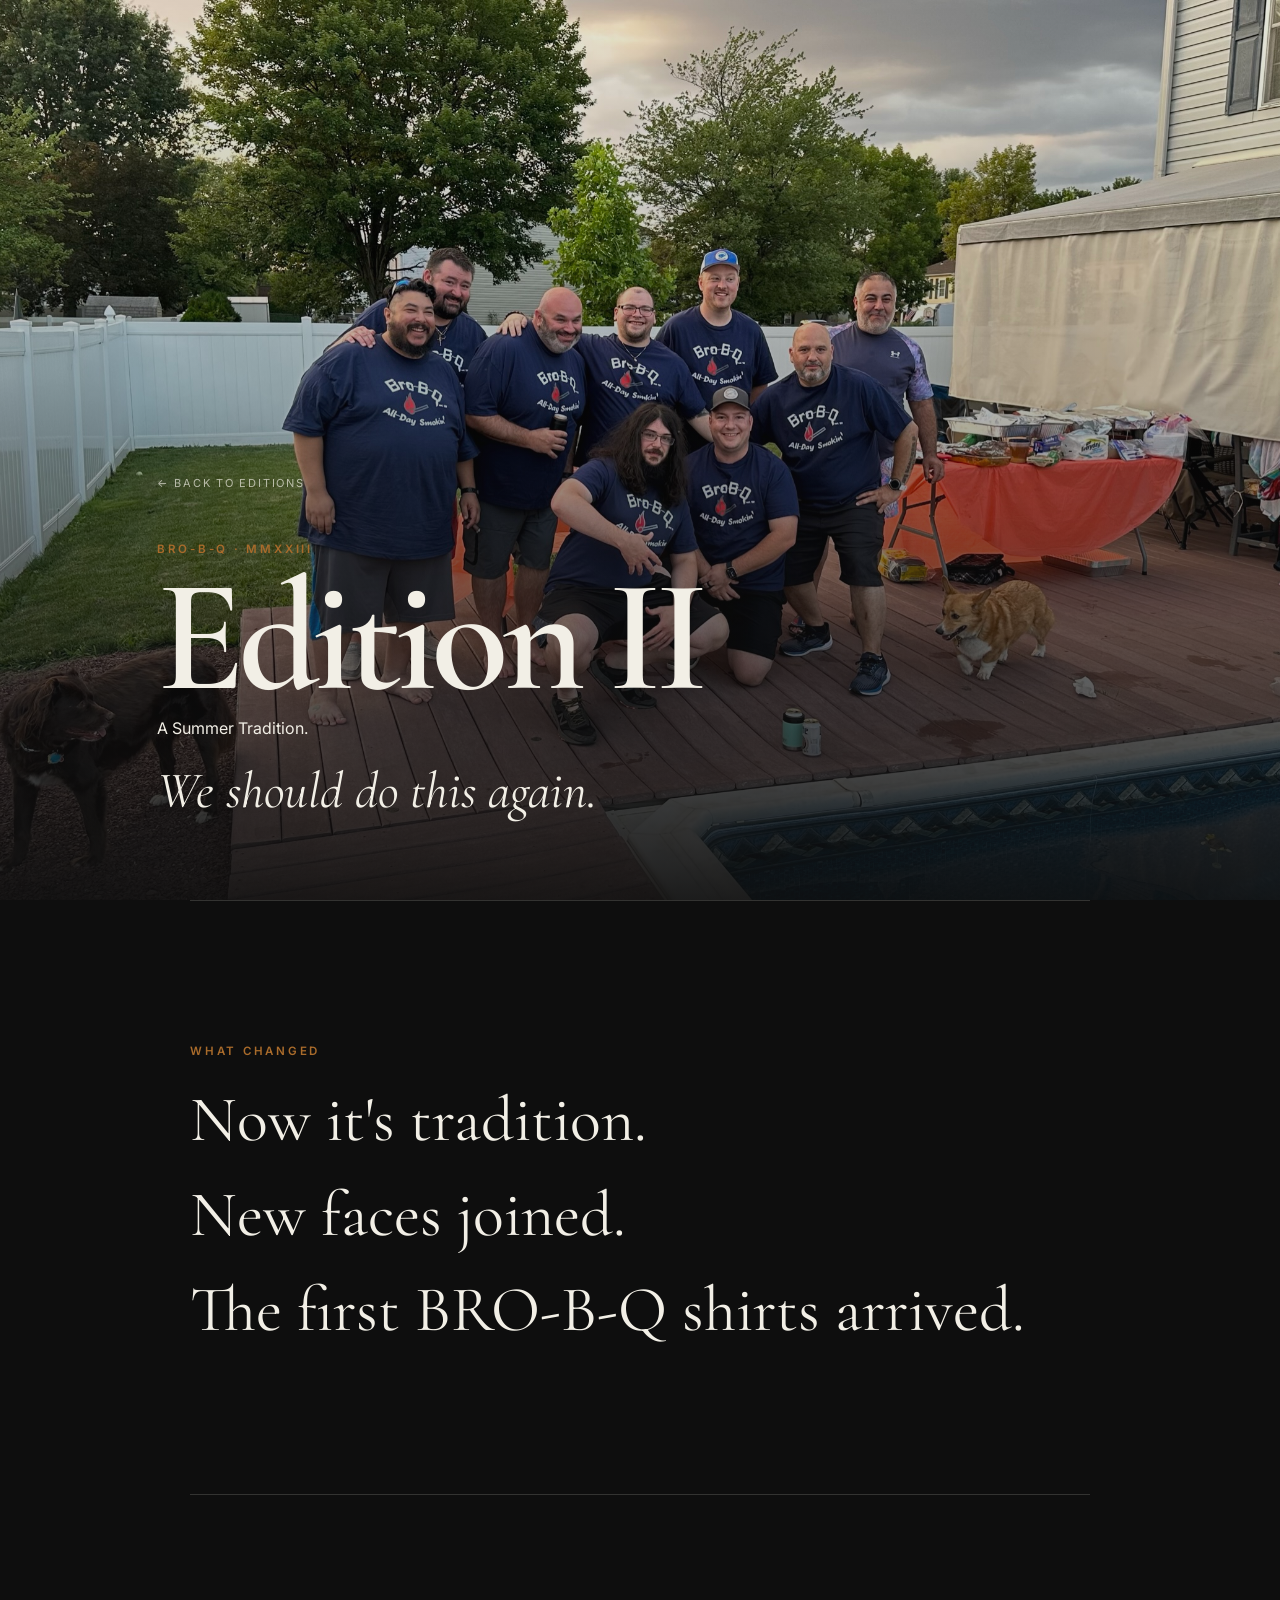
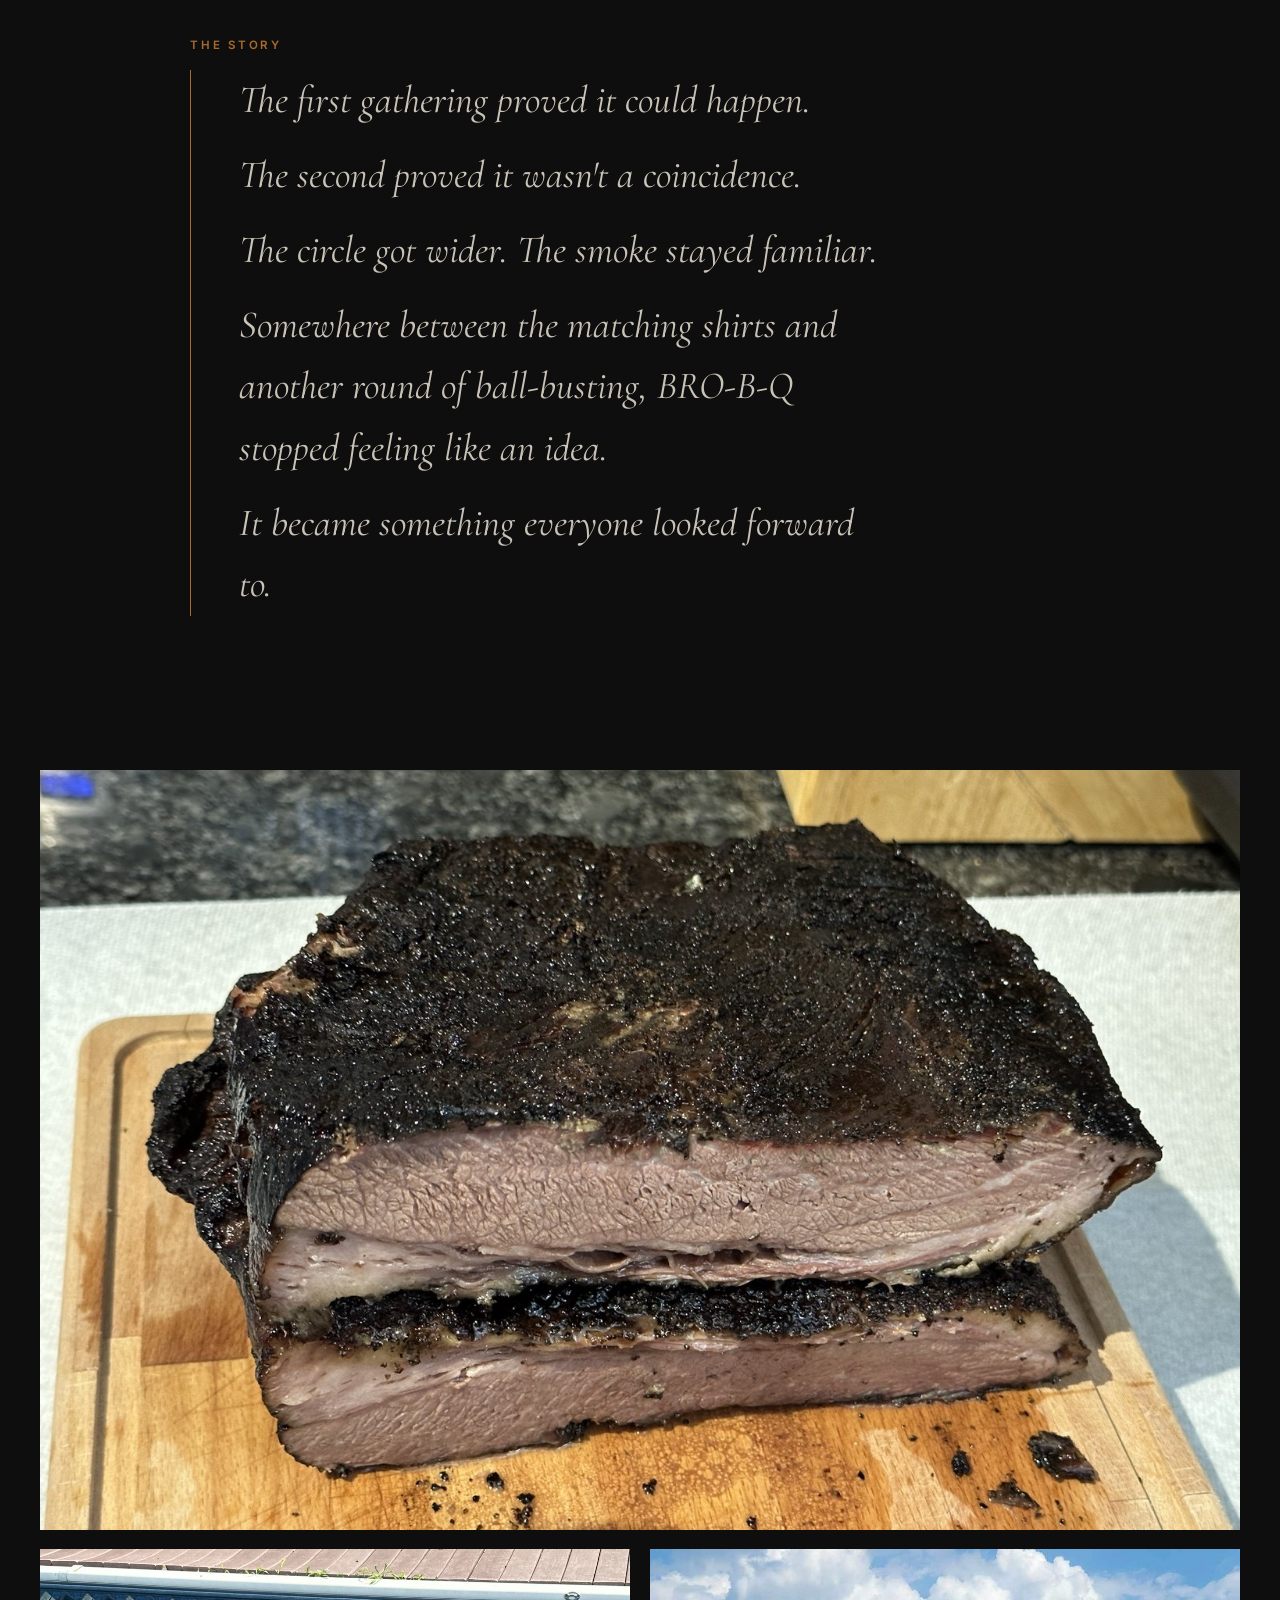
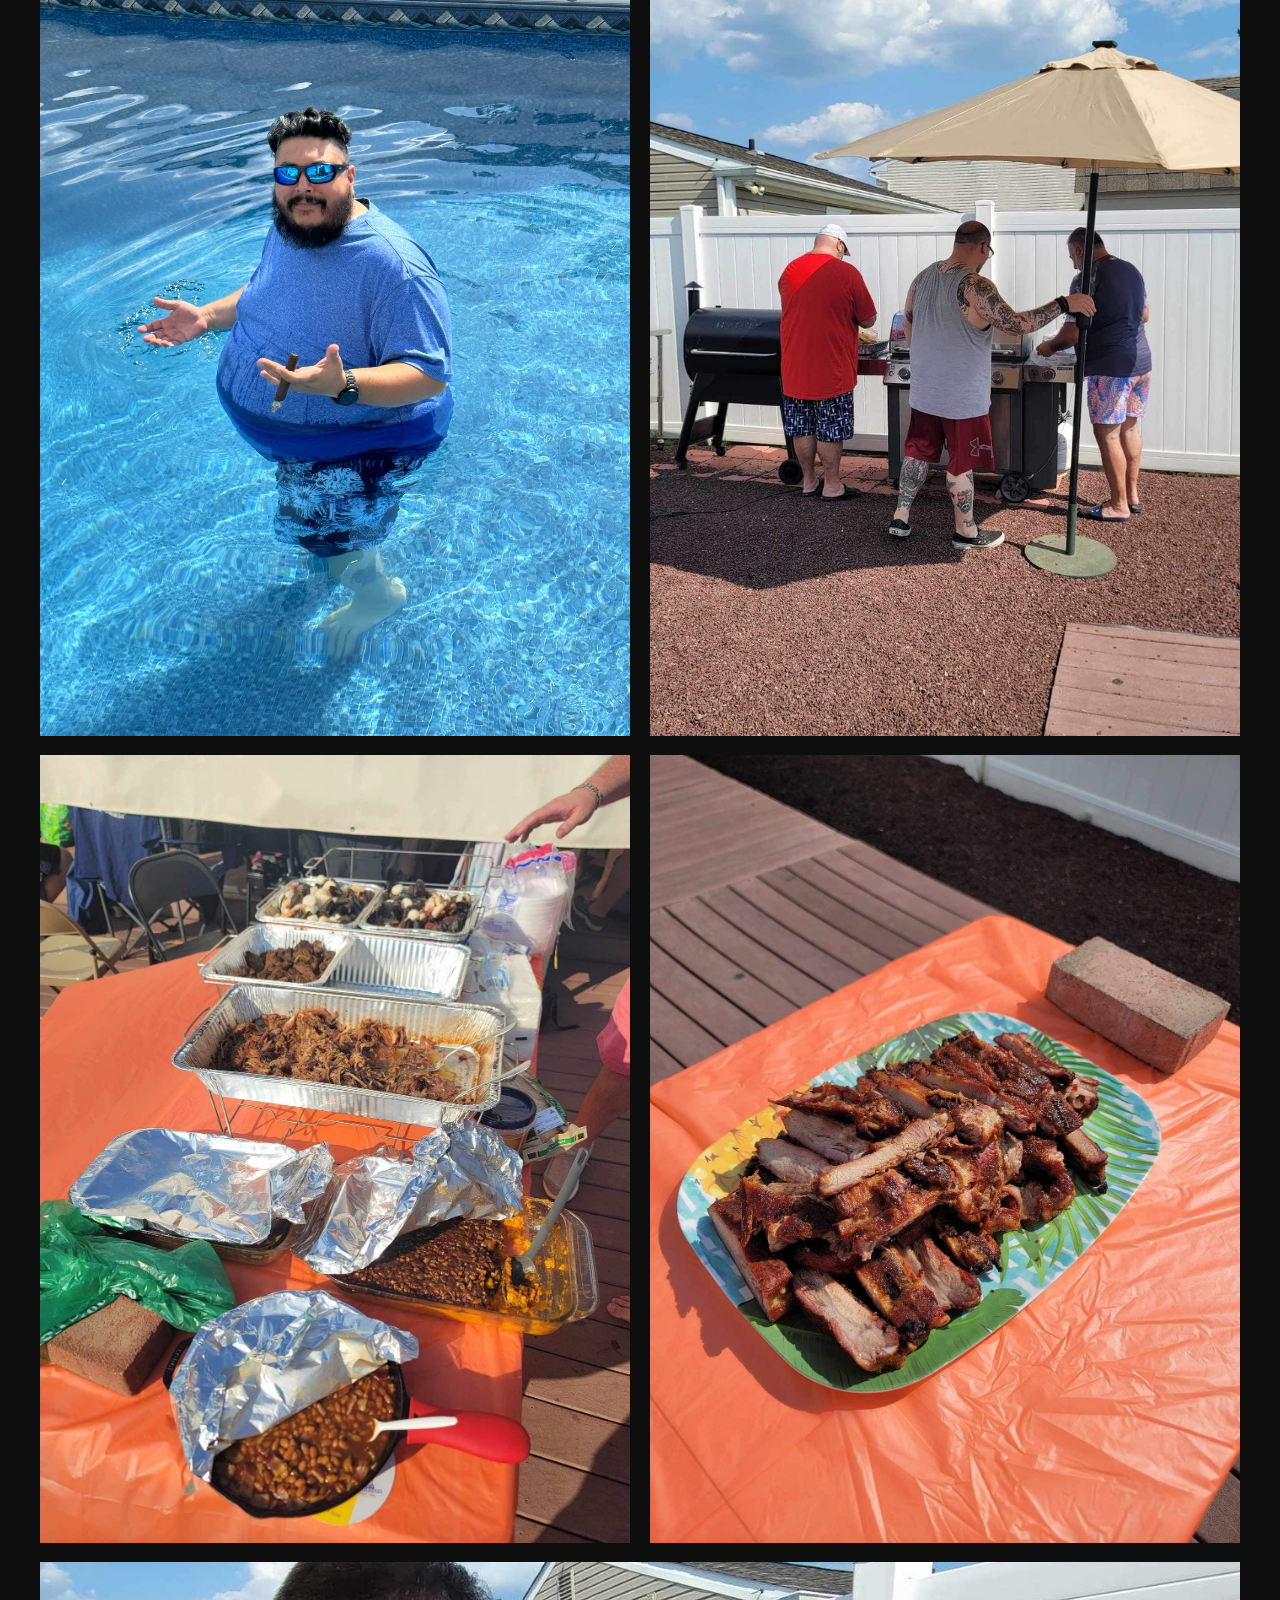
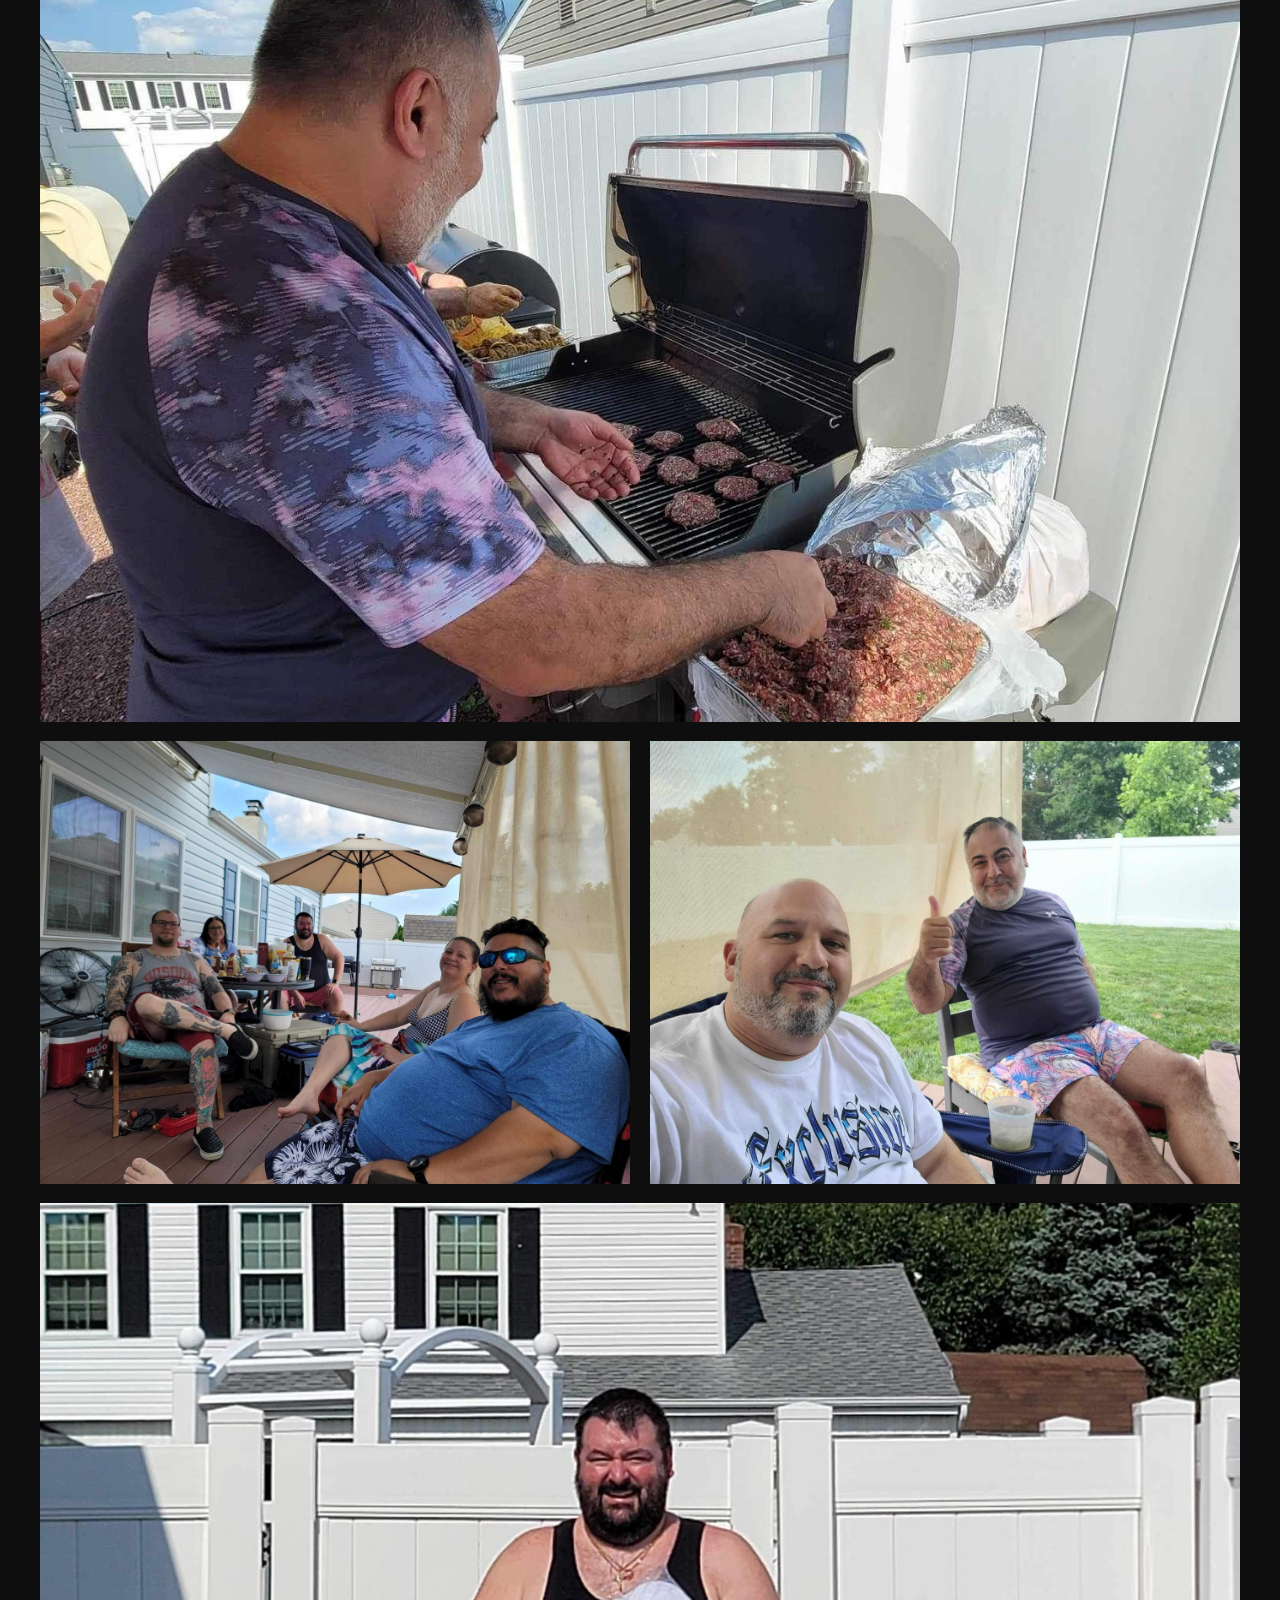
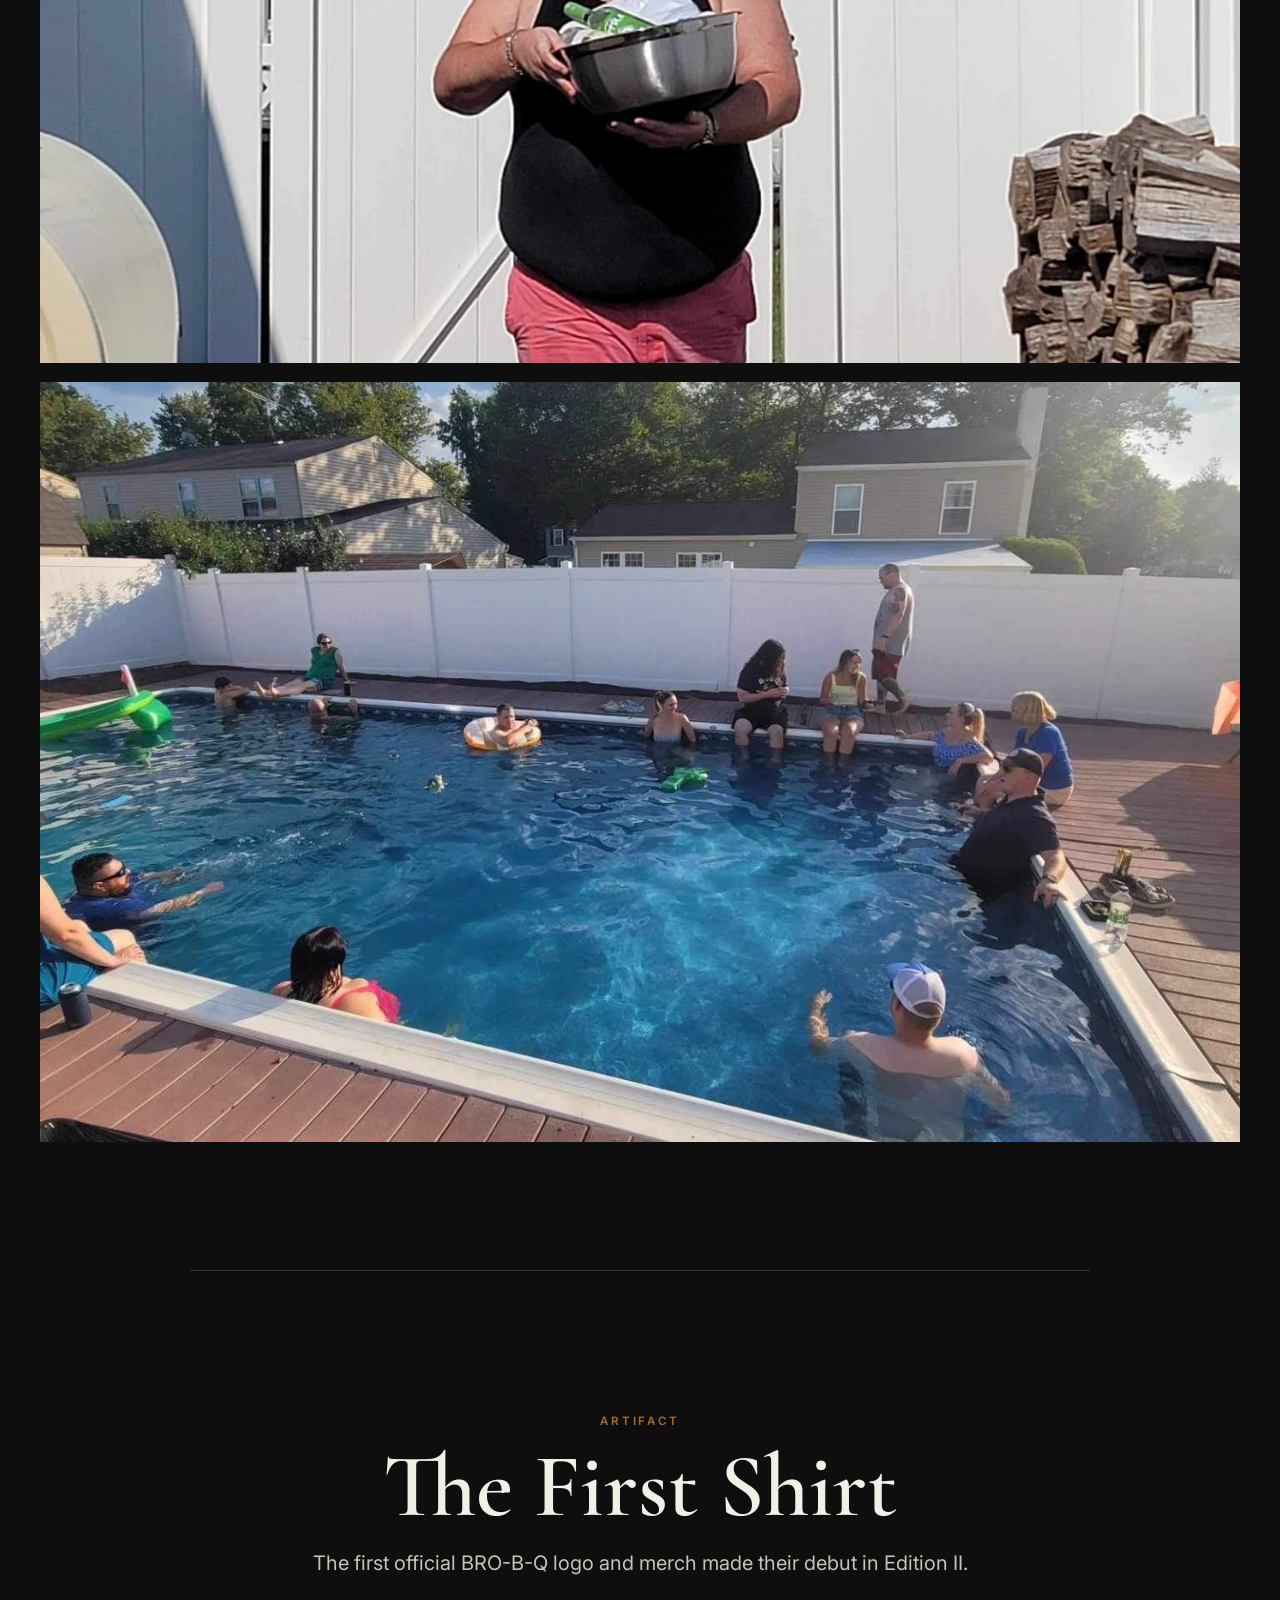
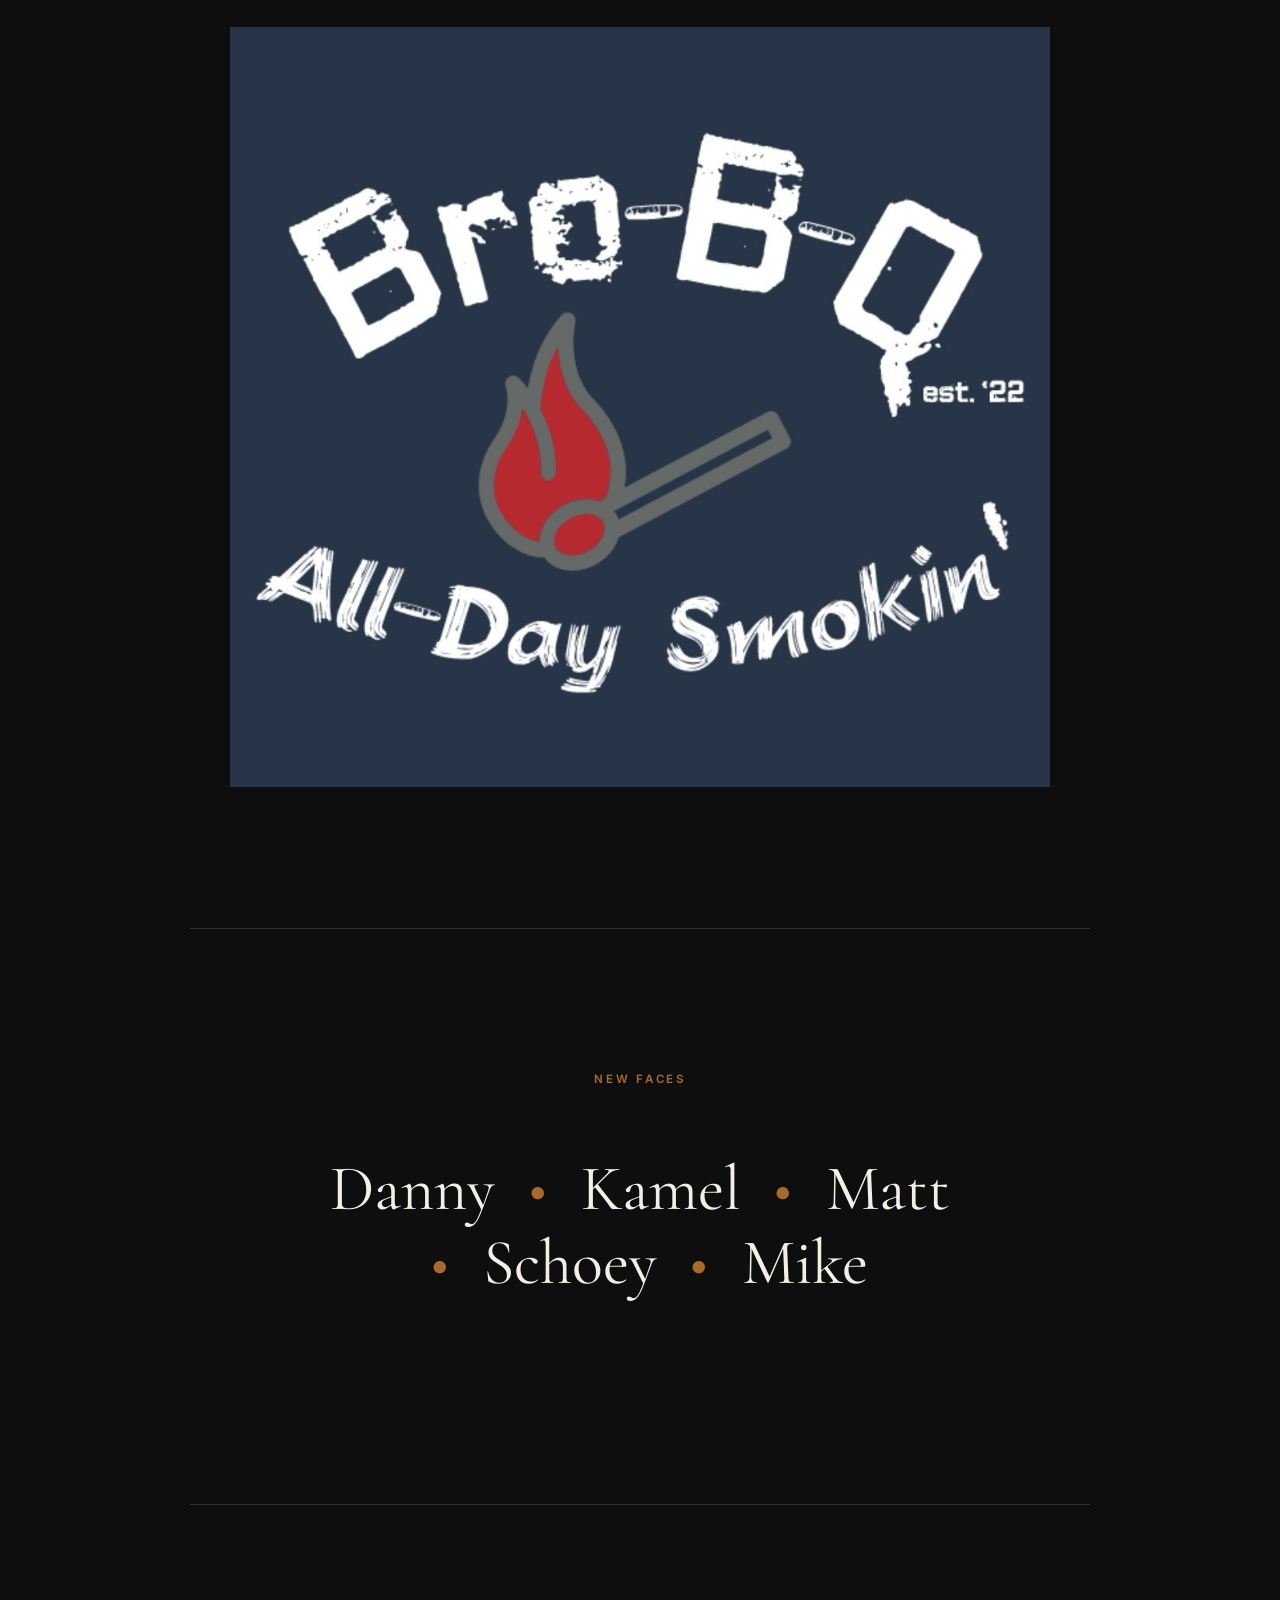
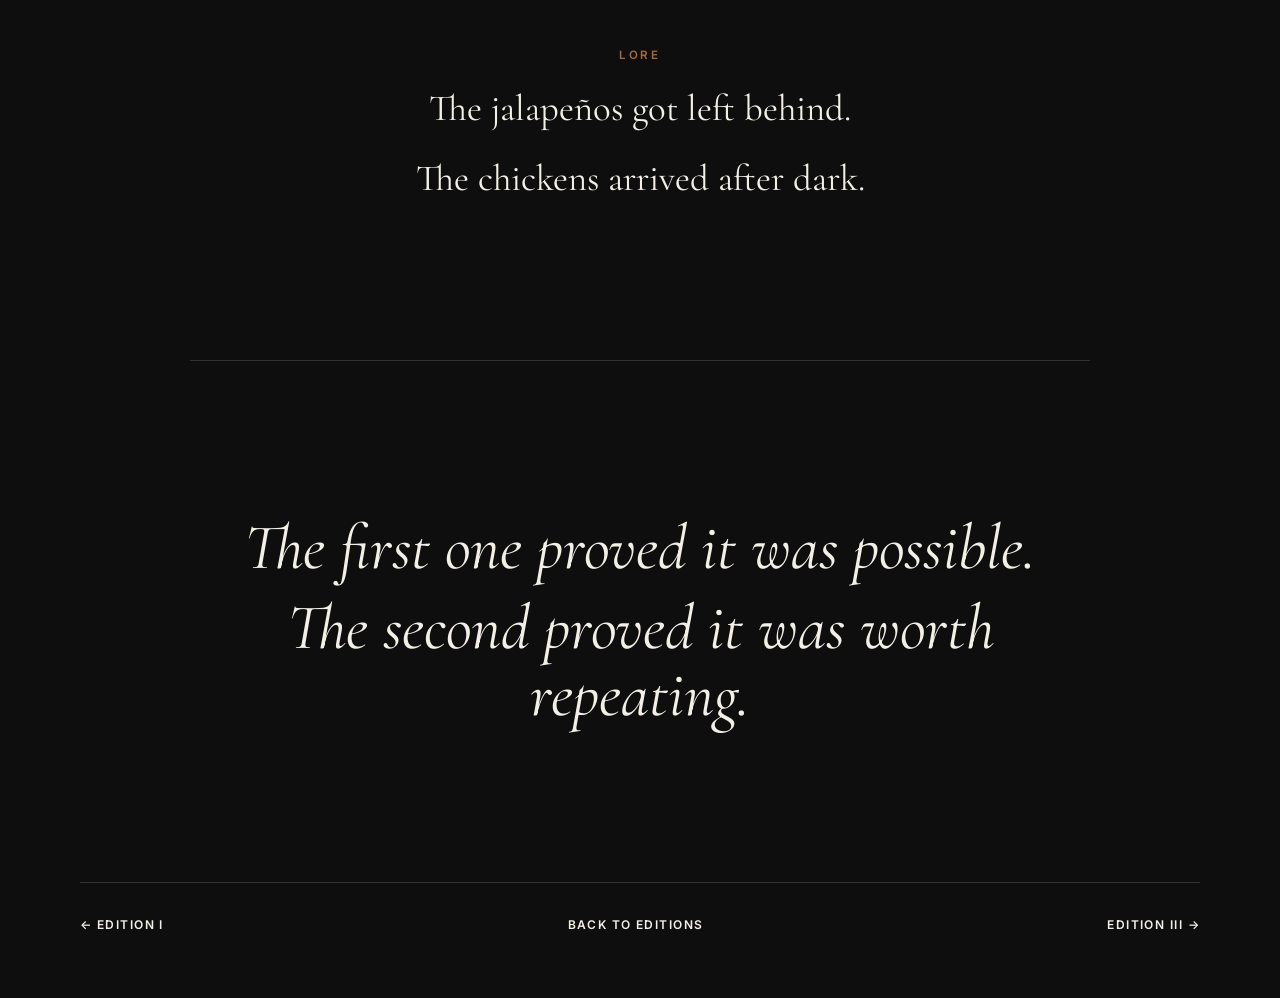
<file: editions/ii/index.html>
<!DOCTYPE html>
<html lang="en">
<head>
<meta charset="UTF-8">
<meta name="viewport" content="width=device-width, initial-scale=1.0">
<meta name="theme-color" content="#0b0b0b">
<meta name="description" content="BRO-B-Q Edition II — The circle got wider. The smoke stayed familiar.">
<meta name="robots" content="noindex, nofollow">
<meta property="og:type" content="article">
<meta property="og:title" content="Edition II · BRO-B-Q">
<meta property="og:description" content="The circle got wider. The smoke stayed familiar.">
<meta property="og:url" content="https://brobq.net/editions/ii/">
<meta property="og:image" content="https://brobq.net/assets/images/editions/ii/hero.jpg">
<meta name="twitter:card" content="summary_large_image">
<title>Edition II · BRO-B-Q</title>
<link rel="preconnect" href="https://fonts.googleapis.com">
<link rel="preconnect" href="https://fonts.gstatic.com" crossorigin>
<link href="https://fonts.googleapis.com/css2?family=Cormorant+Garamond:ital,wght@0,500;0,600;0,700;1,500;1,600&family=Inter:wght@400;500;600&display=swap" rel="stylesheet">
<link rel="stylesheet" href="../../assets/css/edition.css">
</head>
<body>
<main>
<section class="hero">
<img src="../../assets/images/editions/ii/hero.jpg" alt="BRO-B-Q Edition II group photo in the first official shirts">
<div class="shade"></div>
<div class="hero-copy">
<a class="back-link" href="../">← Back to Editions</a>
<p class="eyebrow">BRO-B-Q · MMXXIII</p>
<h1>Edition II</h1>
<p class="subtitle">A Summer Tradition.</p>
<p class="thesis">We should do this again.</p>
</div>
</section>

<section class="section">
<p class="label">What Changed</p>
<div class="changed">
<p>Now it's tradition.</p>
<p>New faces joined.</p>
<p>The first BRO-B-Q shirts arrived.</p>
</div>
</section>

<section class="section story">
<p class="label">The Story</p>
<blockquote>
<p>The first gathering proved it could happen.</p>
<p>The second proved it wasn't a coincidence.</p>
<p>The circle got wider. The smoke stayed familiar.</p>
<p>Somewhere between the matching shirts and another round of ball-busting, BRO-B-Q stopped feeling like an idea.</p>
<p>It became something everyone looked forward to.</p>
</blockquote>
</section>

<section class="gallery">
<figure class="wide"><img loading="lazy" src="../../assets/images/editions/ii/brisket.jpg" alt=""></figure>
<figure><img loading="lazy" src="../../assets/images/editions/ii/rich-bowl.jpg" alt=""></figure>
<figure><img loading="lazy" src="../../assets/images/editions/ii/grills.jpg" alt=""></figure>
<figure><img loading="lazy" src="../../assets/images/editions/ii/shawarma.jpg" alt=""></figure>
<figure><img loading="lazy" src="../../assets/images/editions/ii/ribs.jpg" alt=""></figure>
<figure class="wide"><img loading="lazy" src="../../assets/images/editions/ii/pool-wide.jpg" alt=""></figure>
<figure><img loading="lazy" src="../../assets/images/editions/ii/rich-pool.jpg" alt=""></figure>
<figure><img loading="lazy" src="../../assets/images/editions/ii/matt-float.jpg" alt=""></figure>
<figure class="wide"><img loading="lazy" src="../../assets/images/editions/ii/deck.jpg" alt=""></figure>
<figure class="wide"><img loading="lazy" src="../../assets/images/editions/ii/night.jpg" alt=""></figure>
</section>

<section class="section artifact">
<p class="label">Artifact</p>
<h2>The First Shirt</h2>
<p>The first official BRO-B-Q logo and merch made their debut in Edition II.</p>
<img loading="lazy" src="../../assets/images/editions/ii/shirt.jpg" alt="The first official BRO-B-Q shirt">
</section>

<section class="section centered">
<p class="label">New Faces</p>
<p class="names">Danny <span>•</span> Kamel <span>•</span> Matt <span>•</span> Schoey <span>•</span> Mike </p>
</section>

<section class="section lore">
<p class="label">Lore</p>
<p>The jalapeños got left behind.</p>
<p>The chickens arrived after dark.</p>
</section>

<section class="closing">
<p>The first one proved it was possible.</p>
<p>The second proved it was worth repeating.</p>
</section>

<nav class="edition-nav">
<a href="../i/">← Edition I</a>
<a href="../">Back to Editions</a>
<a href="../iii/">Edition III →</a>
</nav>
</main>
</body>
</html>
</file>
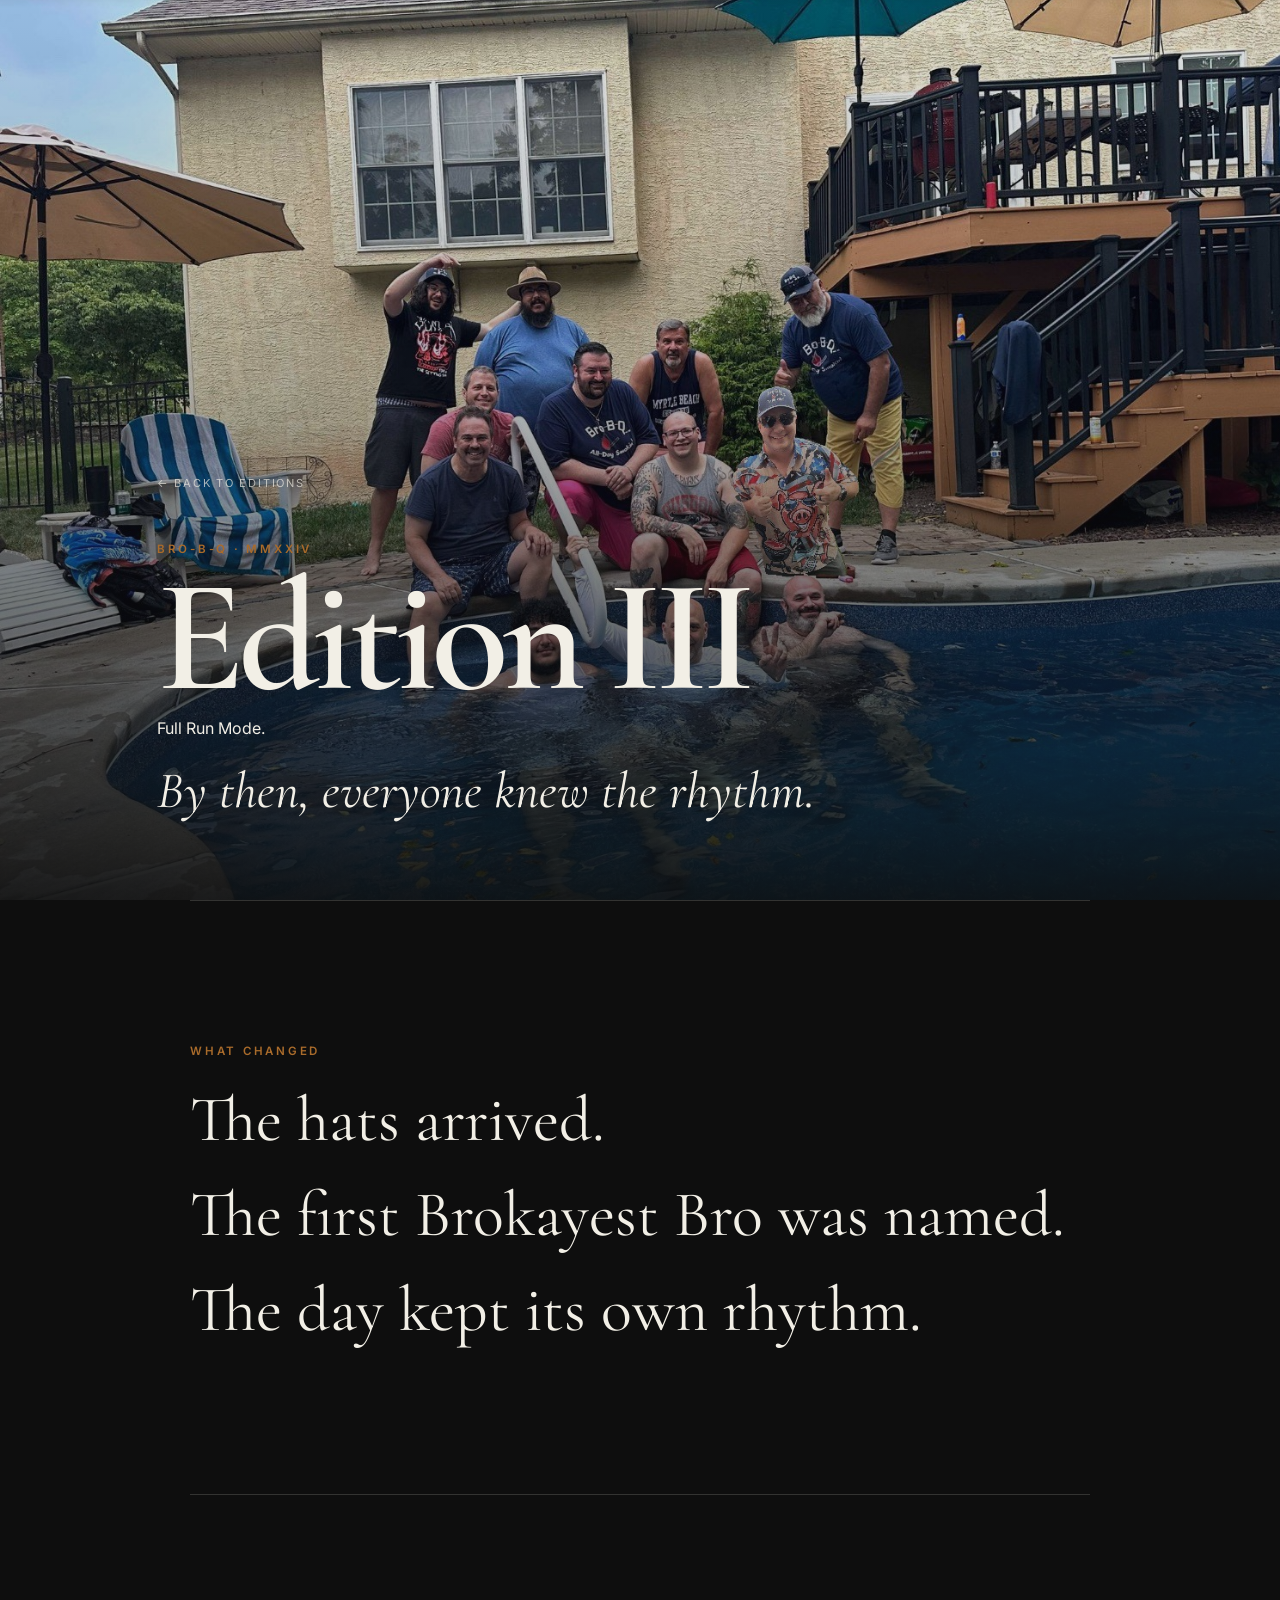
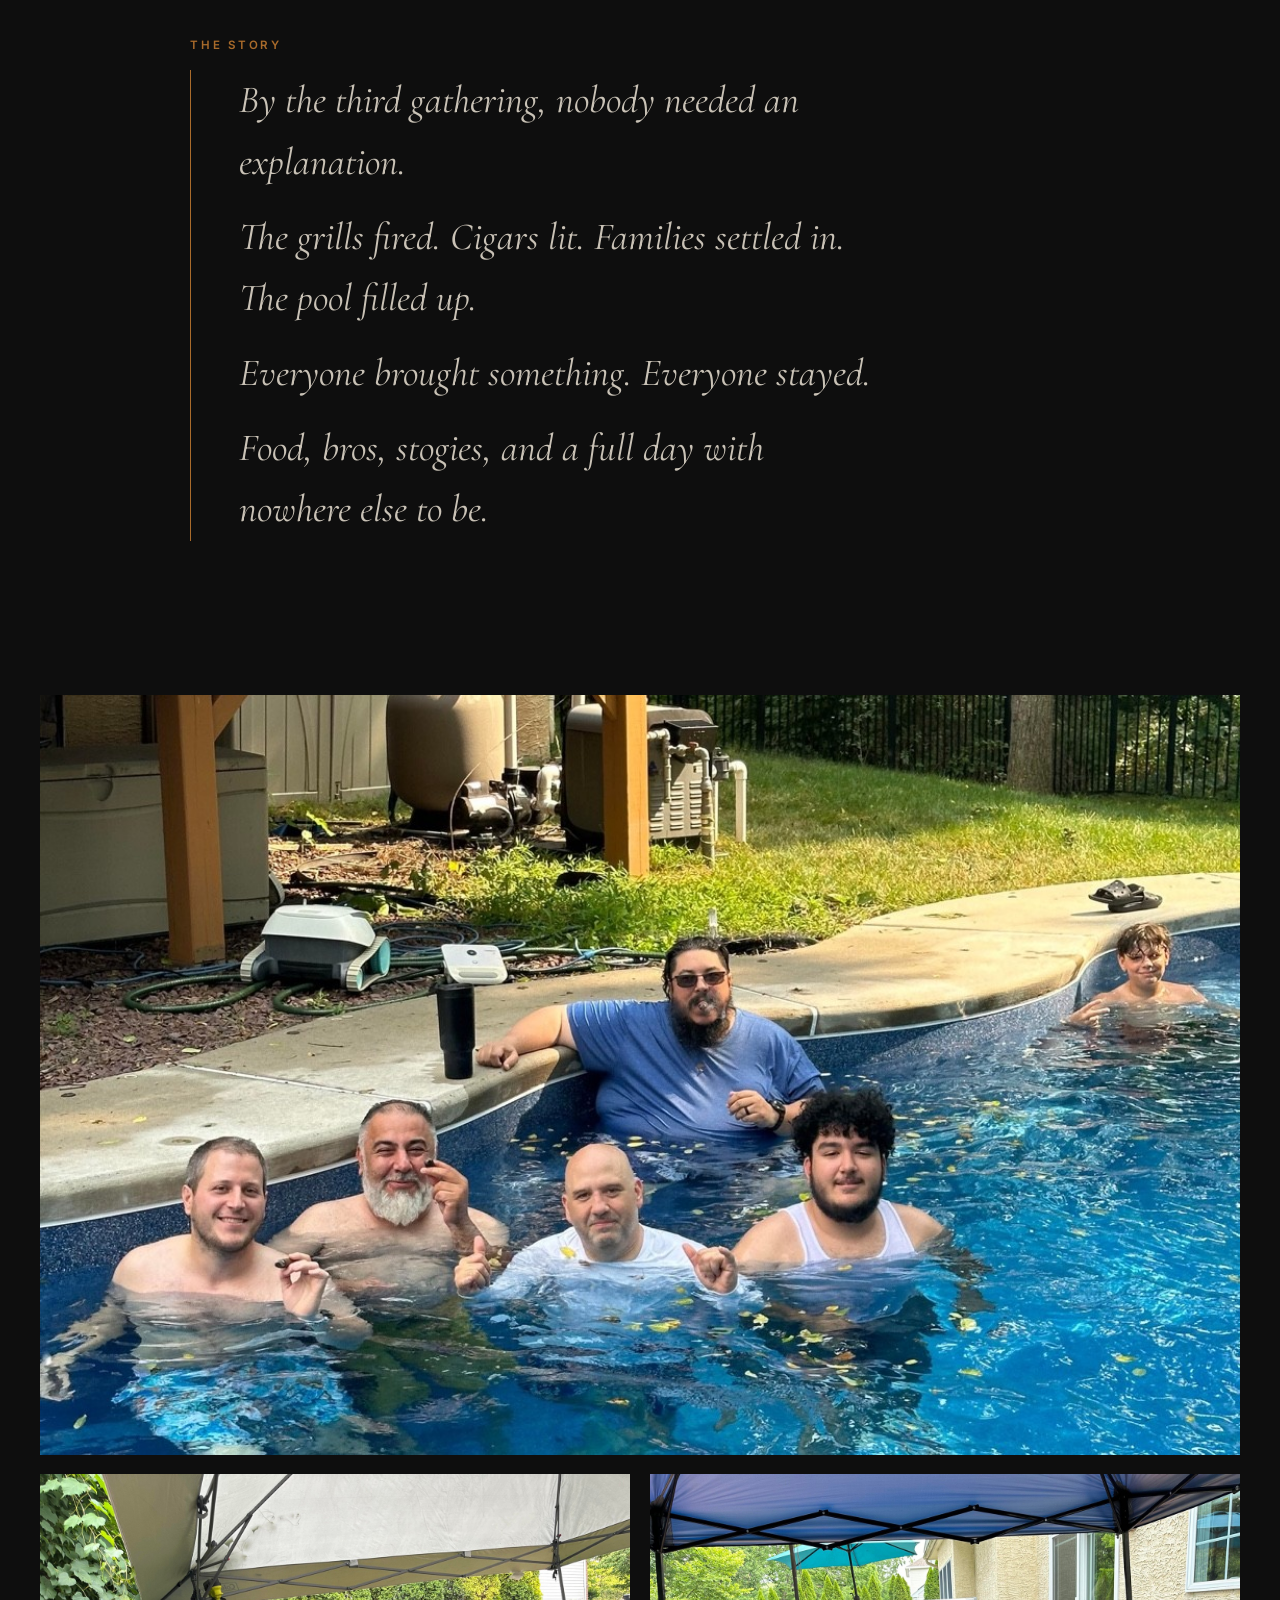
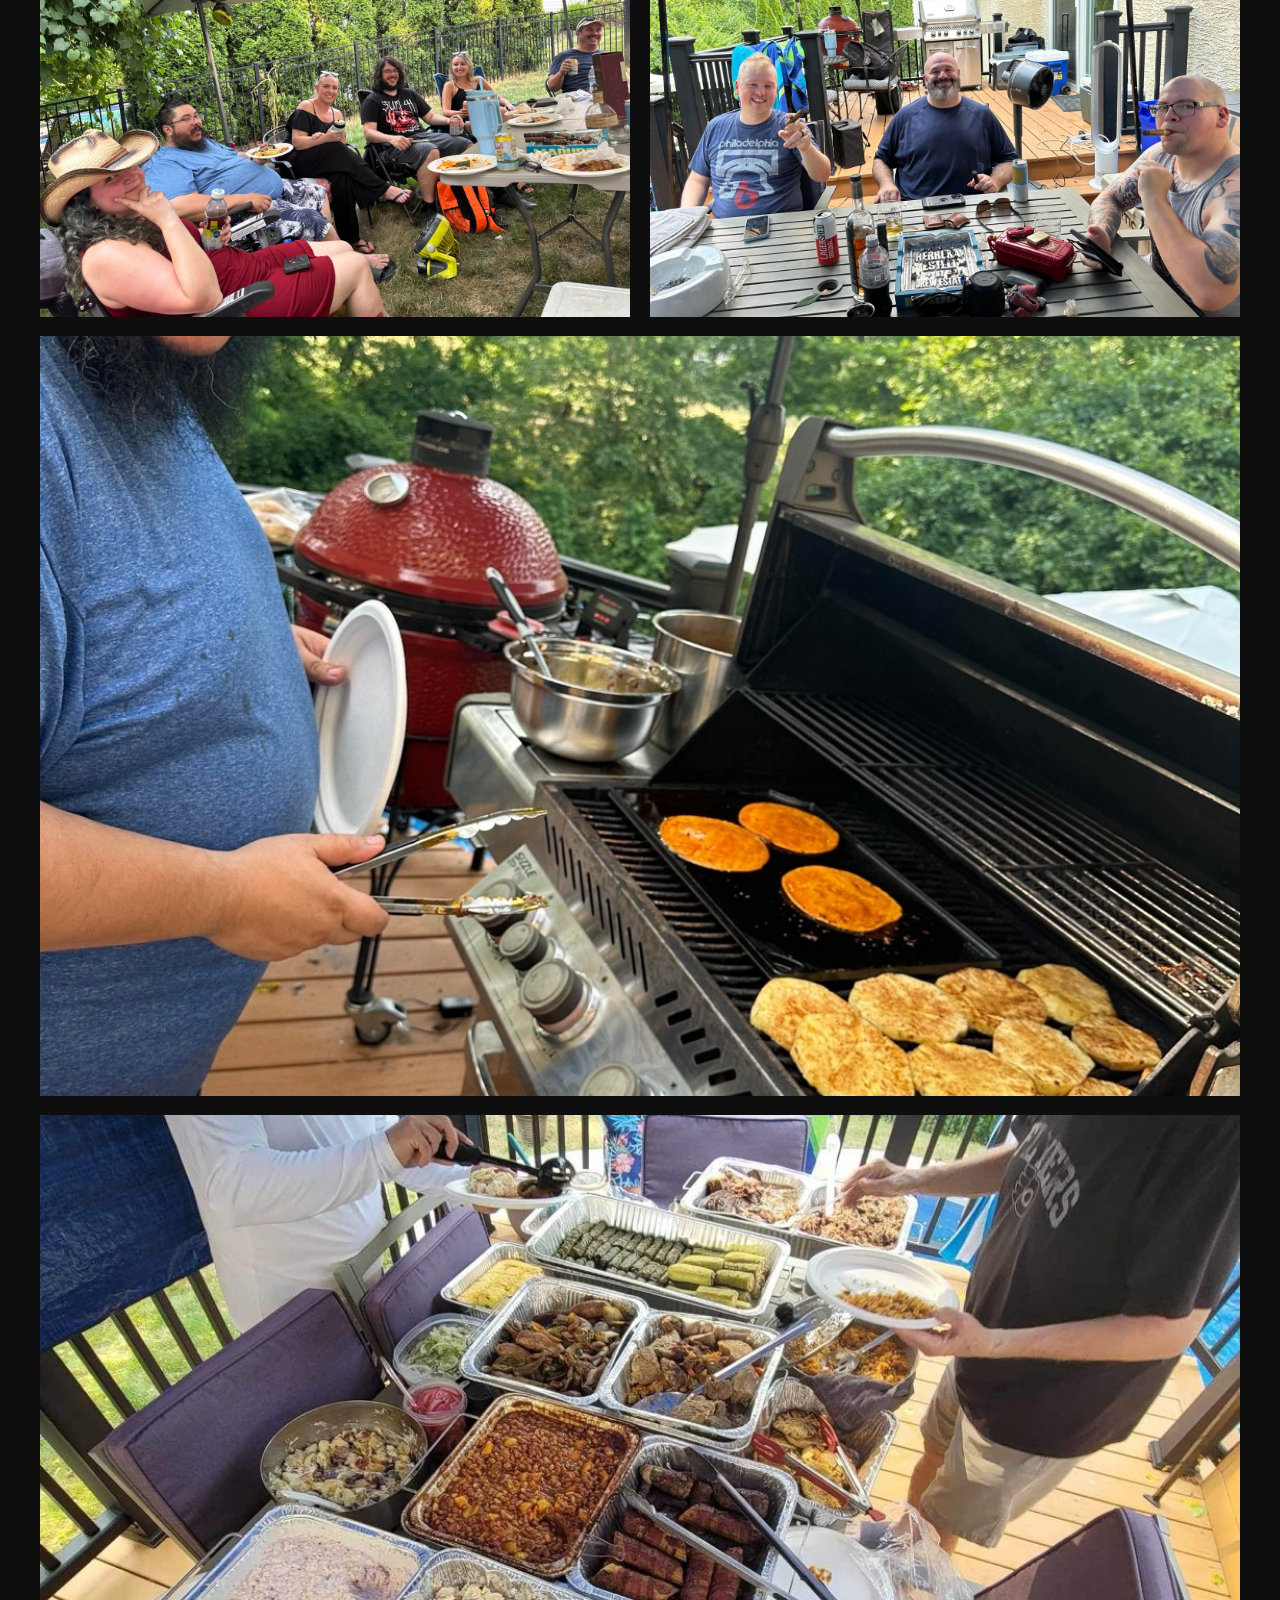
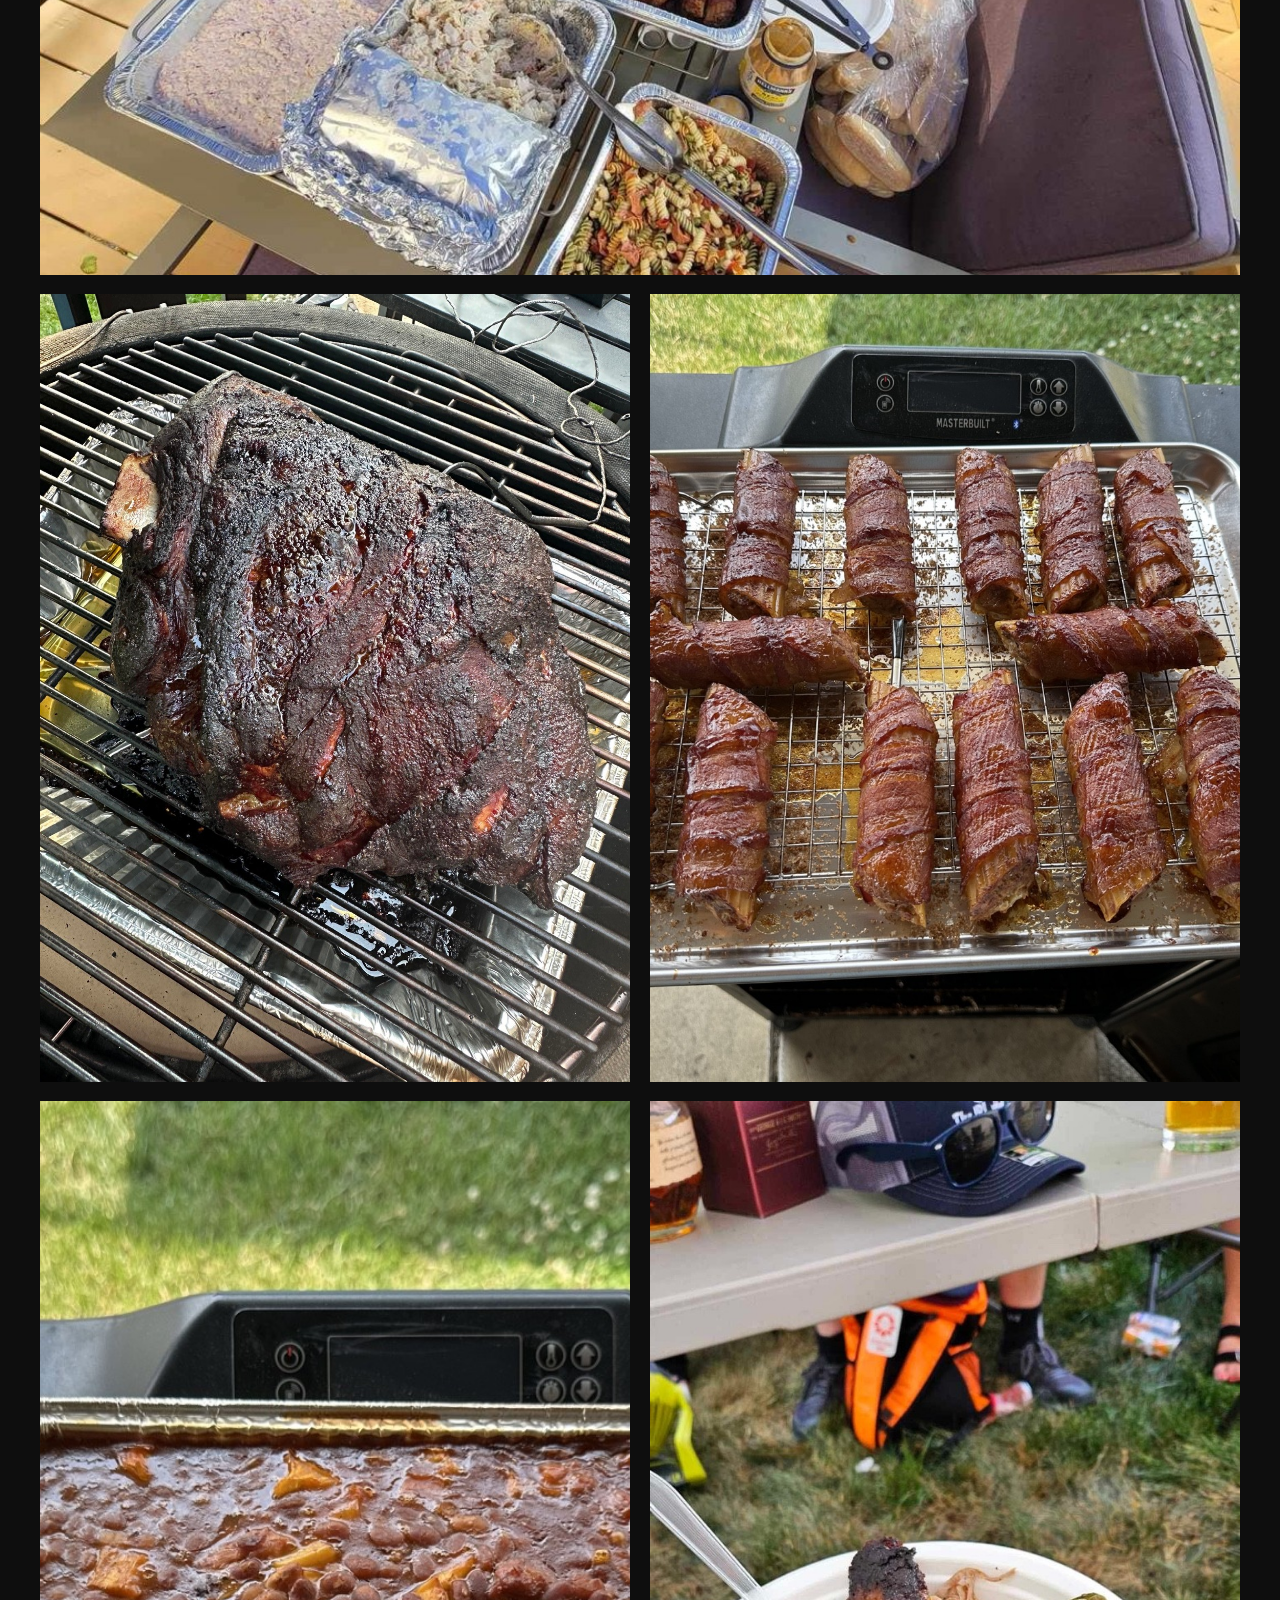
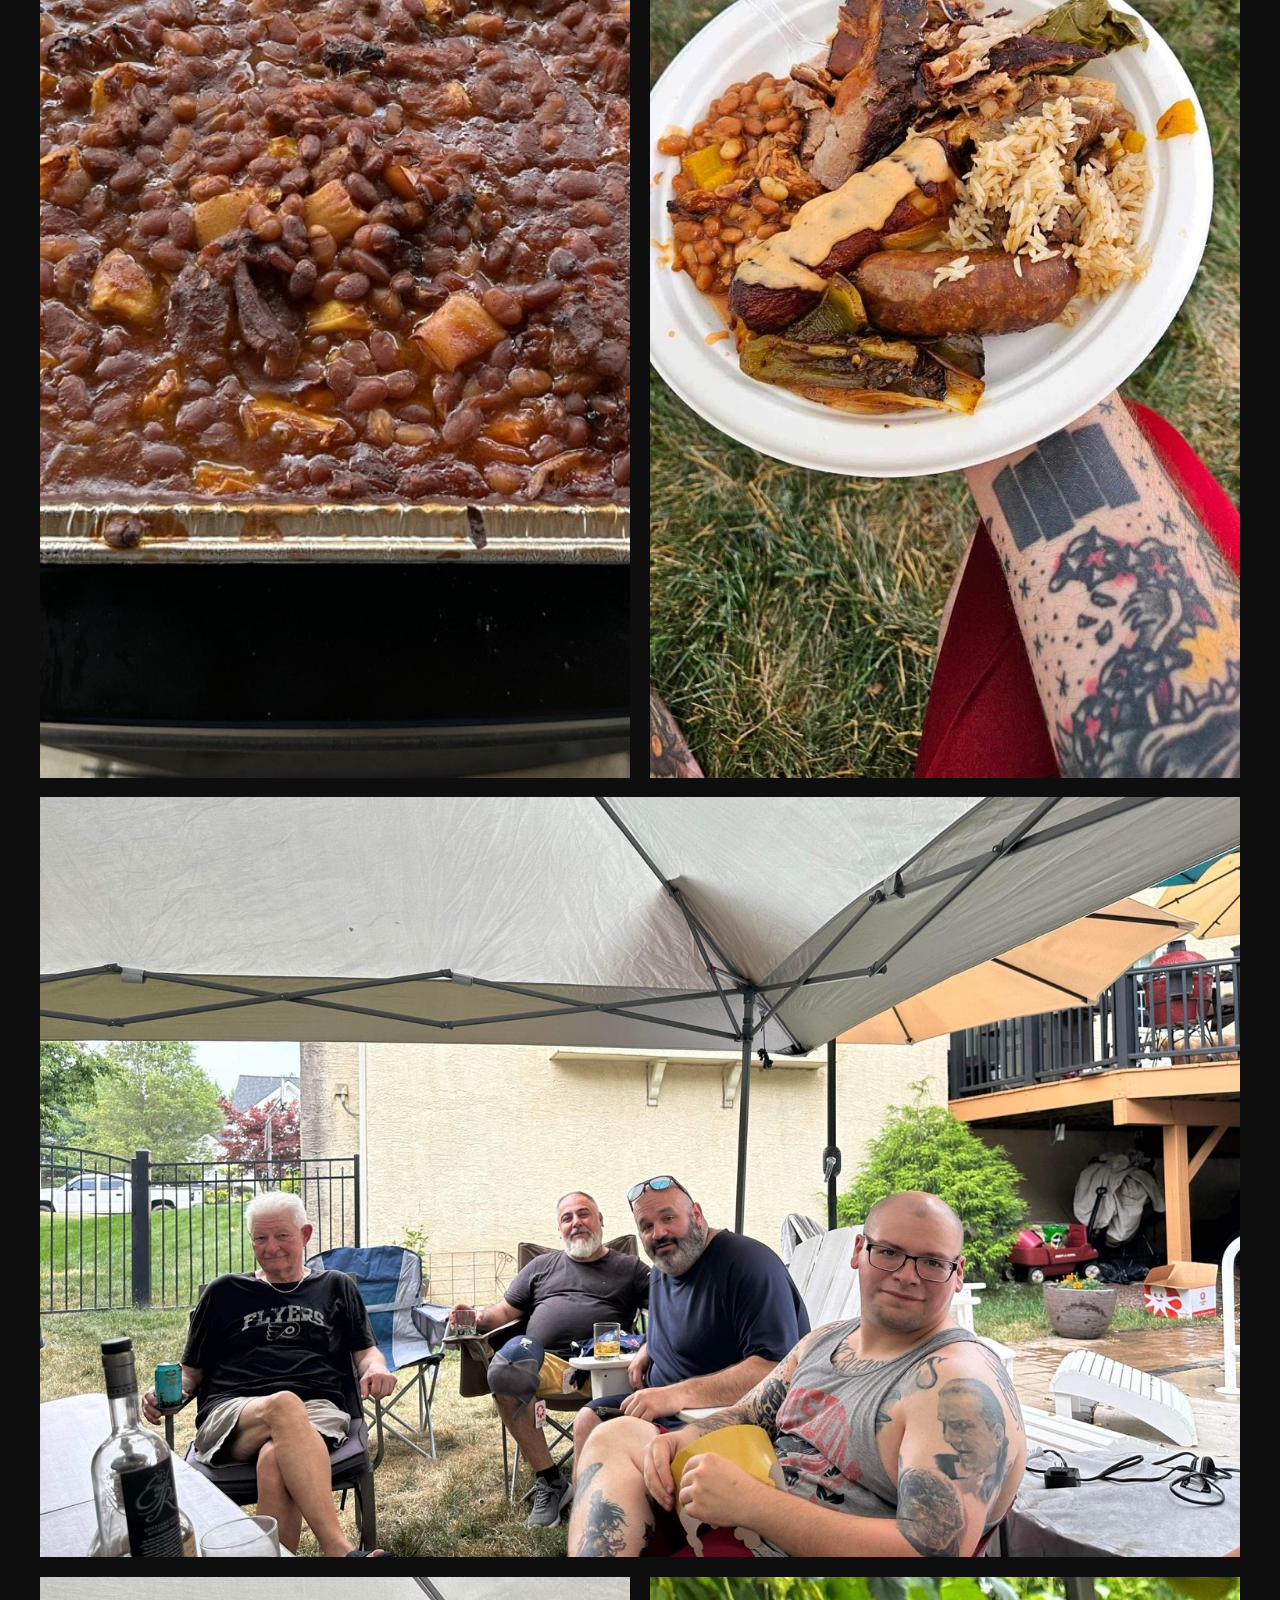
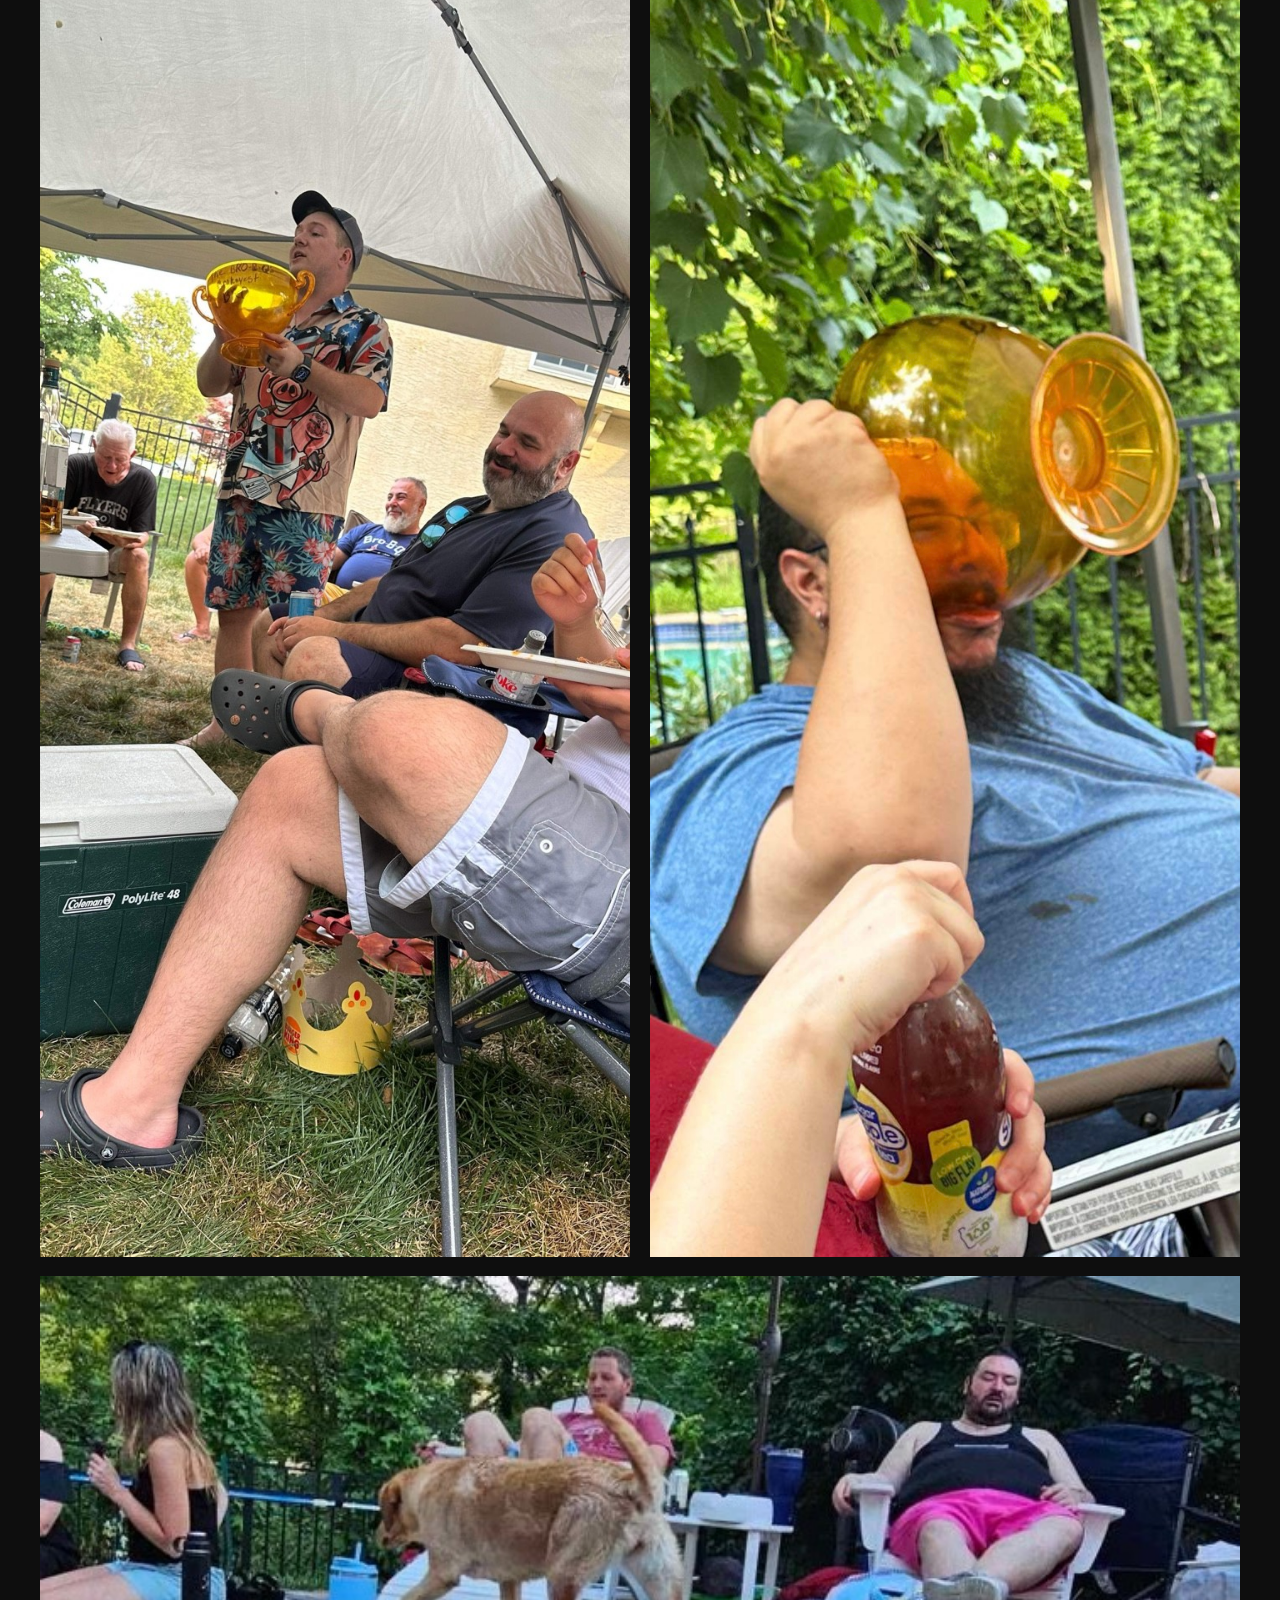
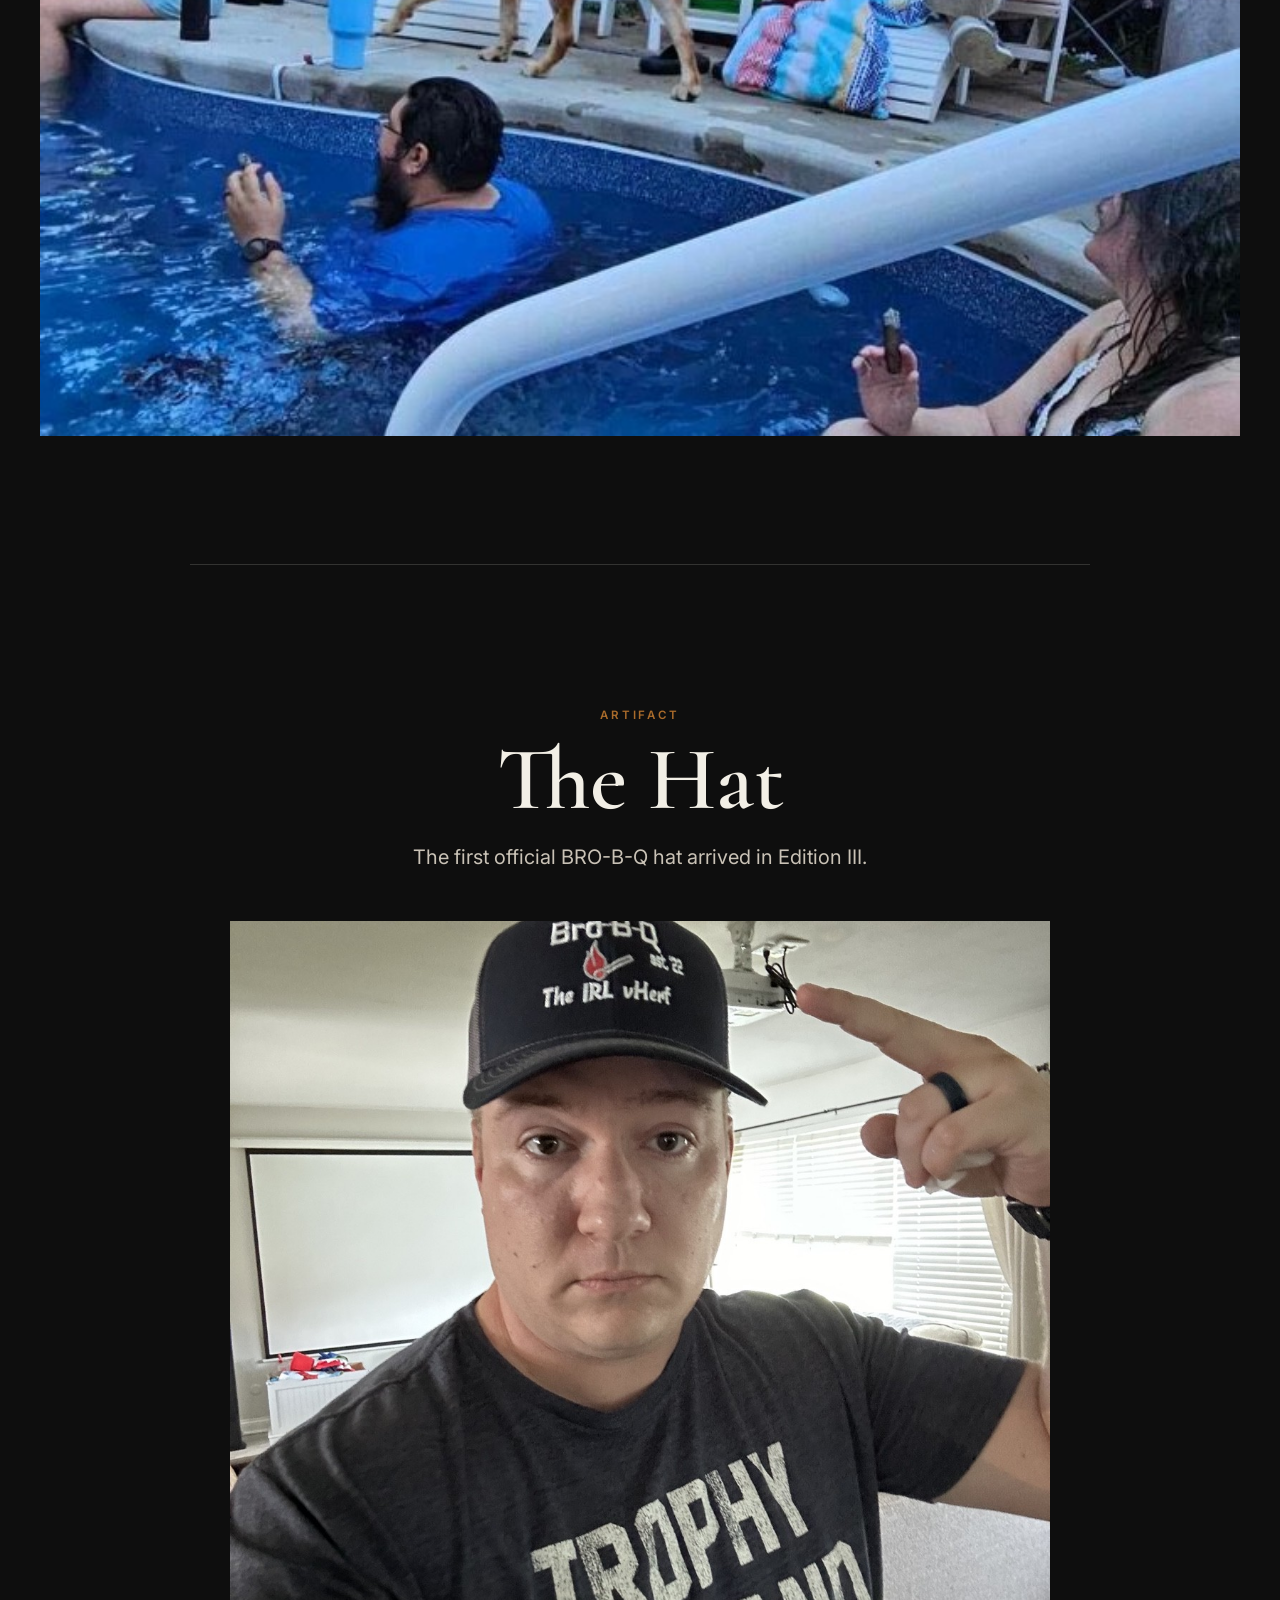
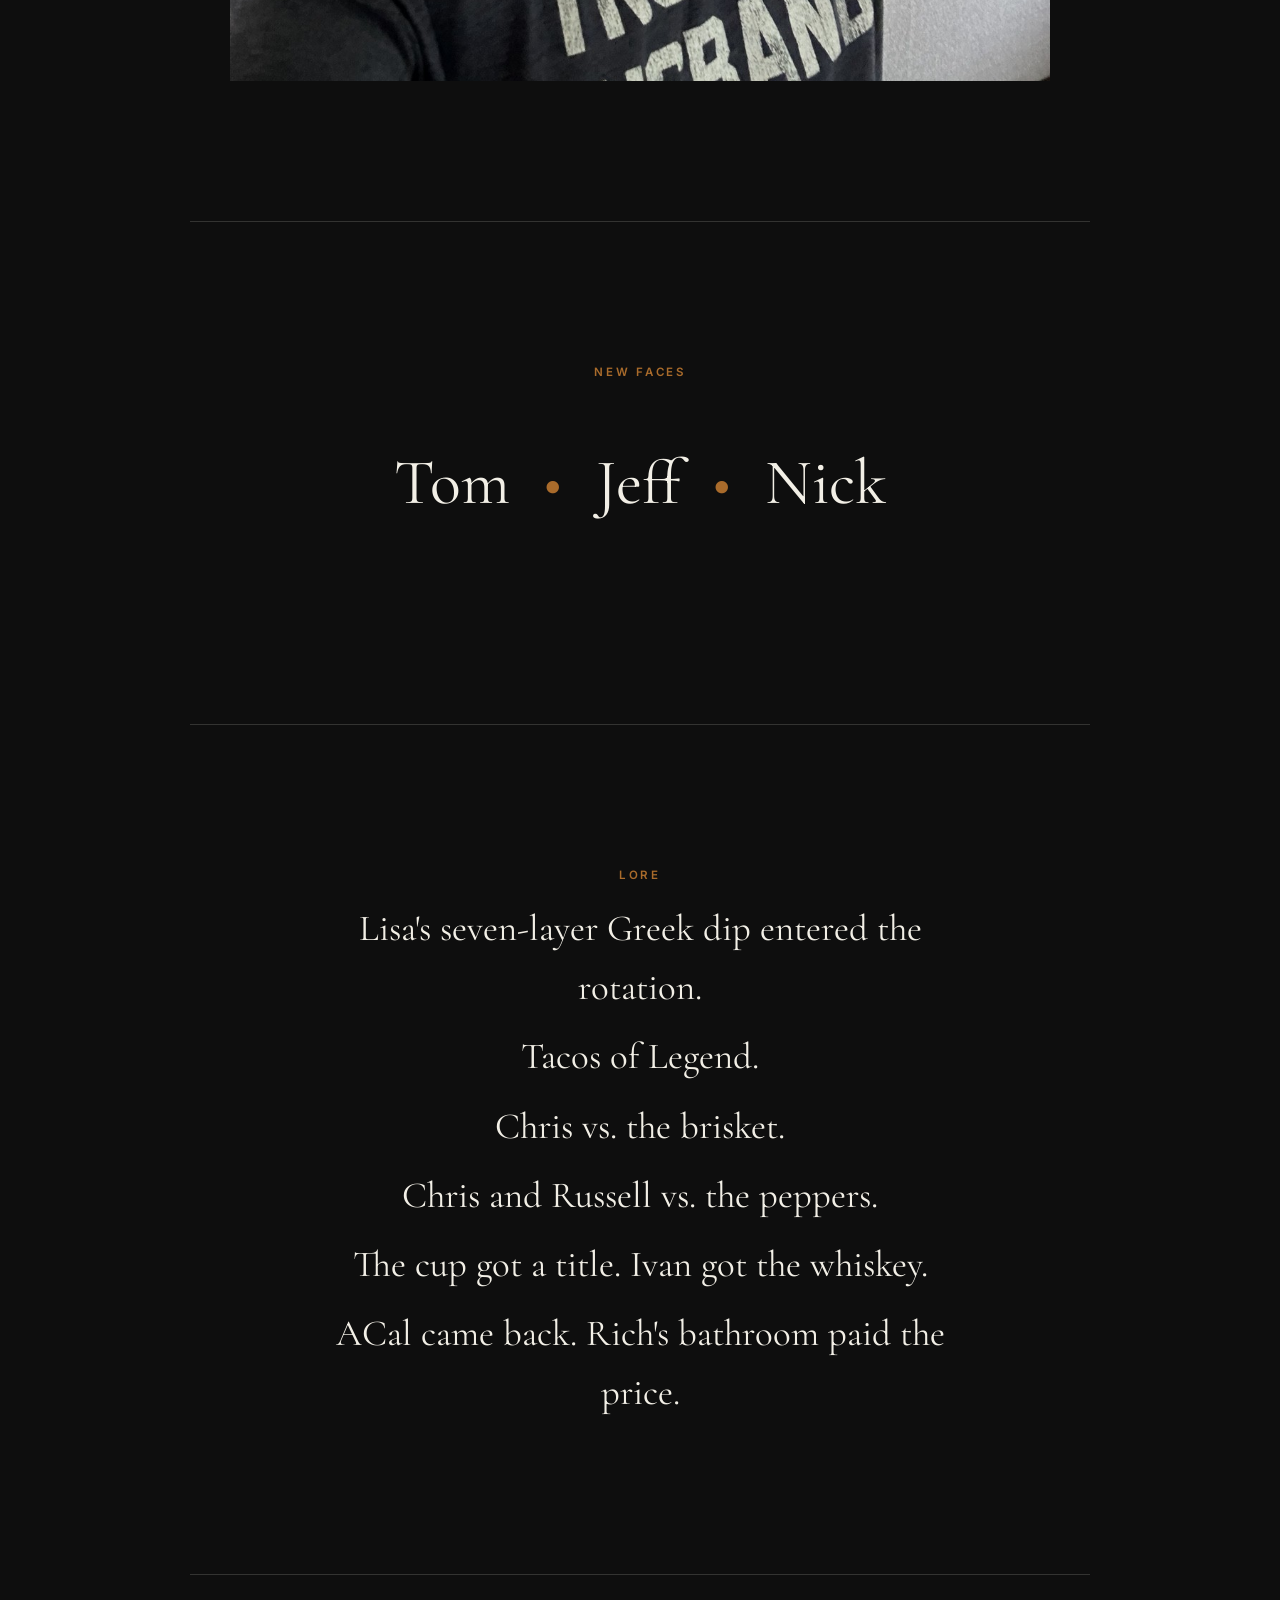
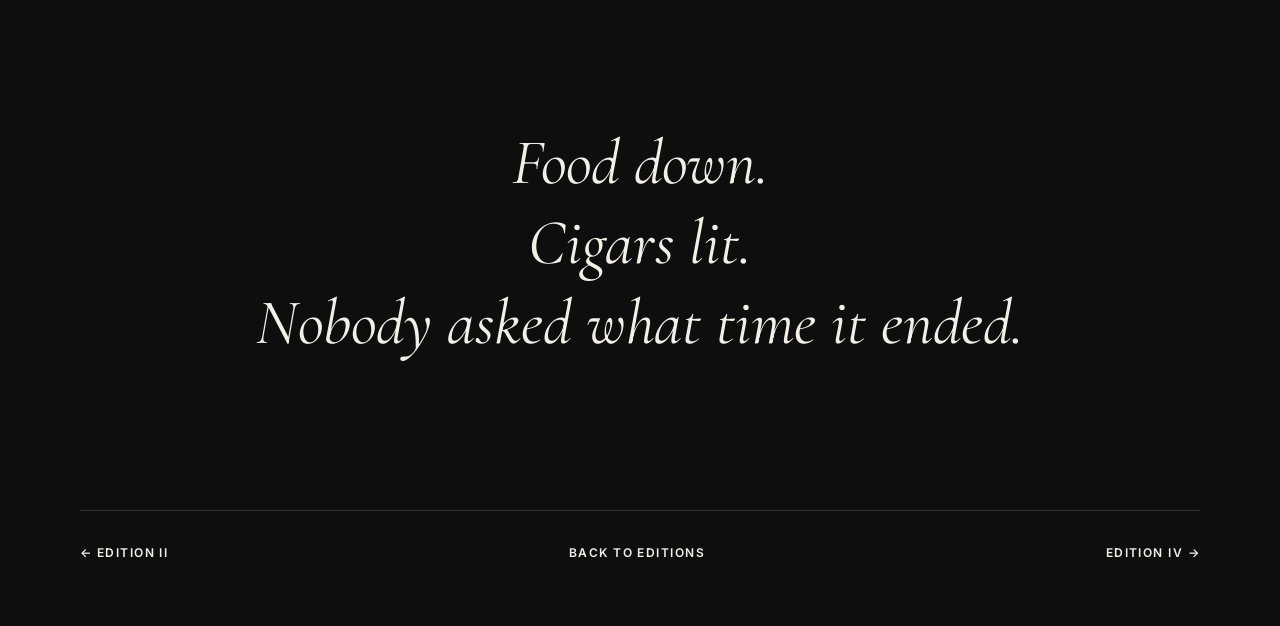
<file: editions/iii/index.html>
<!DOCTYPE html>
<html lang="en">
<head>
<meta charset="UTF-8">
<meta name="viewport" content="width=device-width, initial-scale=1.0">
<meta name="theme-color" content="#0b0b0b">
<meta name="description" content="BRO-B-Q Edition III — By then, everyone knew the rhythm.">
<meta name="robots" content="noindex, nofollow">
<meta property="og:type" content="article">
<meta property="og:title" content="Edition III · BRO-B-Q">
<meta property="og:description" content="By then, everyone knew the rhythm.">
<meta property="og:url" content="https://brobq.net/editions/iii/">
<meta property="og:image" content="https://brobq.net/assets/images/editions/iii/hero.jpg">
<meta name="twitter:card" content="summary_large_image">
<title>Edition III · BRO-B-Q</title>
<link rel="preconnect" href="https://fonts.googleapis.com">
<link rel="preconnect" href="https://fonts.gstatic.com" crossorigin>
<link href="https://fonts.googleapis.com/css2?family=Cormorant+Garamond:ital,wght@0,500;0,600;0,700;1,500;1,600&family=Inter:wght@400;500;600&display=swap" rel="stylesheet">
<link rel="stylesheet" href="../../assets/css/edition.css">
</head>
<body>
<main>
<section class="hero">
<img src="../../assets/images/editions/iii/hero.jpg" alt="BRO-B-Q Edition III group gathered around Rich's pool">
<div class="shade"></div>
<div class="hero-copy">
<a class="back-link" href="../">← Back to Editions</a>
<p class="eyebrow">BRO-B-Q · MMXXIV</p>
<h1>Edition III</h1>
<p class="subtitle">Full Run Mode.</p>
<p class="thesis">By then, everyone knew the rhythm.</p>
</div>
</section>

<section class="section">
<p class="label">What Changed</p>
<div class="changed">
<p>The hats arrived.</p>
<p>The first Brokayest Bro was named.</p>
<p>The day kept its own rhythm.</p>
</div>
</section>

<section class="section story">
<p class="label">The Story</p>
<blockquote>
<p>By the third gathering, nobody needed an explanation.</p>
<p>The grills fired. Cigars lit. Families settled in. The pool filled up.</p>
<p>Everyone brought something. Everyone stayed.</p>
<p>Food, bros, stogies, and a full day with nowhere else to be.</p>
</blockquote>
</section>

<section class="gallery">
<figure class="wide"><img loading="lazy" src="../../assets/images/editions/iii/pool-cigars.jpg" alt="Bros smoking cigars together in the pool"></figure>
<figure><img loading="lazy" src="../../assets/images/editions/iii/canopy.jpg" alt="Family and friends relaxing under the canopy"></figure>
<figure><img loading="lazy" src="../../assets/images/editions/iii/cigar-table.jpg" alt="Cigars, drinks, and conversation around the table"></figure>
<figure class="wide"><img loading="lazy" src="../../assets/images/editions/iii/ivan-grill.jpg" alt="Ivan cooking at the grill"></figure>
<figure class="wide"><img loading="lazy" src="../../assets/images/editions/iii/spread.jpg" alt="The Edition III food spread"></figure>
<figure><img loading="lazy" src="../../assets/images/editions/iii/boston-butt.jpg" alt="Smoked Boston butt"></figure>
<figure><img loading="lazy" src="../../assets/images/editions/iii/shotgun-shells.jpg" alt="Bacon-wrapped shotgun shells"></figure>
<figure><img loading="lazy" src="../../assets/images/editions/iii/beans.jpg" alt="Barbecue beans"></figure>
<figure><img loading="lazy" src="../../assets/images/editions/iii/loaded-plate.jpg" alt="A loaded BRO-B-Q plate"></figure>
<figure class="wide"><img loading="lazy" src="../../assets/images/editions/iii/lisas-dad.jpg" alt="Bros relaxing under the canopy with Lisa's dad"></figure>
<figure><img loading="lazy" src="../../assets/images/editions/iii/cup-presentation.jpg" alt="The first Brokayest Bro award presentation"></figure>
<figure><img loading="lazy" src="../../assets/images/editions/iii/cup-drink.jpg" alt="Ivan drinking whiskey from the Brokayest Bro cup"></figure>
<figure class="wide"><img loading="lazy" src="../../assets/images/editions/iii/evening-pool.jpg" alt="The gathering continuing into the evening by the pool"></figure>
</section>

<section class="section artifact">
<p class="label">Artifact</p>
<h2>The Hat</h2>
<p>The first official BRO-B-Q hat arrived in Edition III.</p>
<img loading="lazy" src="../../assets/images/editions/iii/hat.jpg" alt="The Edition III BRO-B-Q hat">
</section>

<section class="section centered">
<p class="label">New Faces</p>
<p class="names">Tom <span>•</span> Jeff <span>•</span> Nick </p>
</section>

<section class="section lore">
<p class="label">Lore</p>
<p>Lisa's seven-layer Greek dip entered the rotation.</p>
<p>Tacos of Legend.</p>
<p>Chris vs. the brisket.</p>
<p>Chris and Russell vs. the peppers.</p>
<p>The cup got a title. Ivan got the whiskey.</p>
<p>ACal came back. Rich's bathroom paid the price.</p>
</section>

<section class="closing">
<p>Food down.</p>
<p>Cigars lit.</p>
<p>Nobody asked what time it ended.</p>
</section>

<nav class="edition-nav">
<a href="../ii/">← Edition II</a>
<a href="../">Back to Editions</a>
<a href="../iv/">Edition IV →</a>
</nav>
</main>
</body>
</html>
</file>
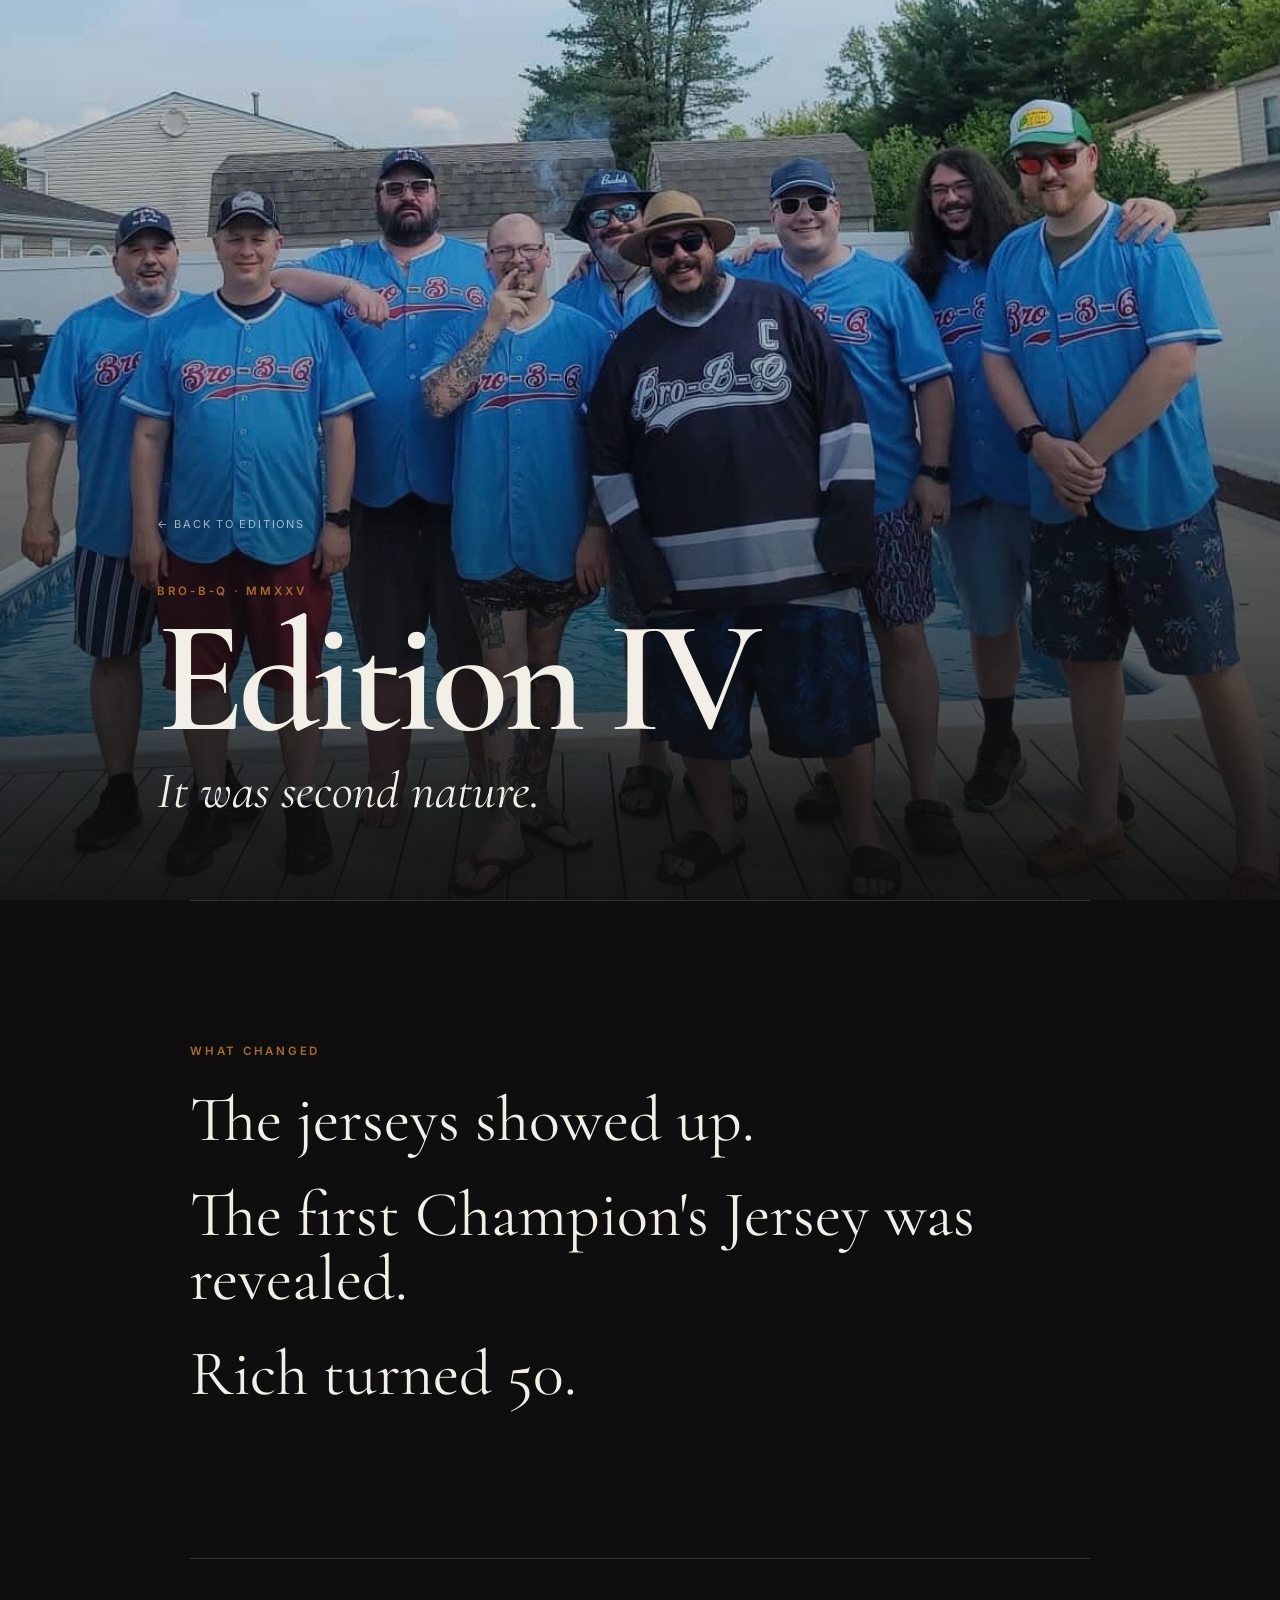
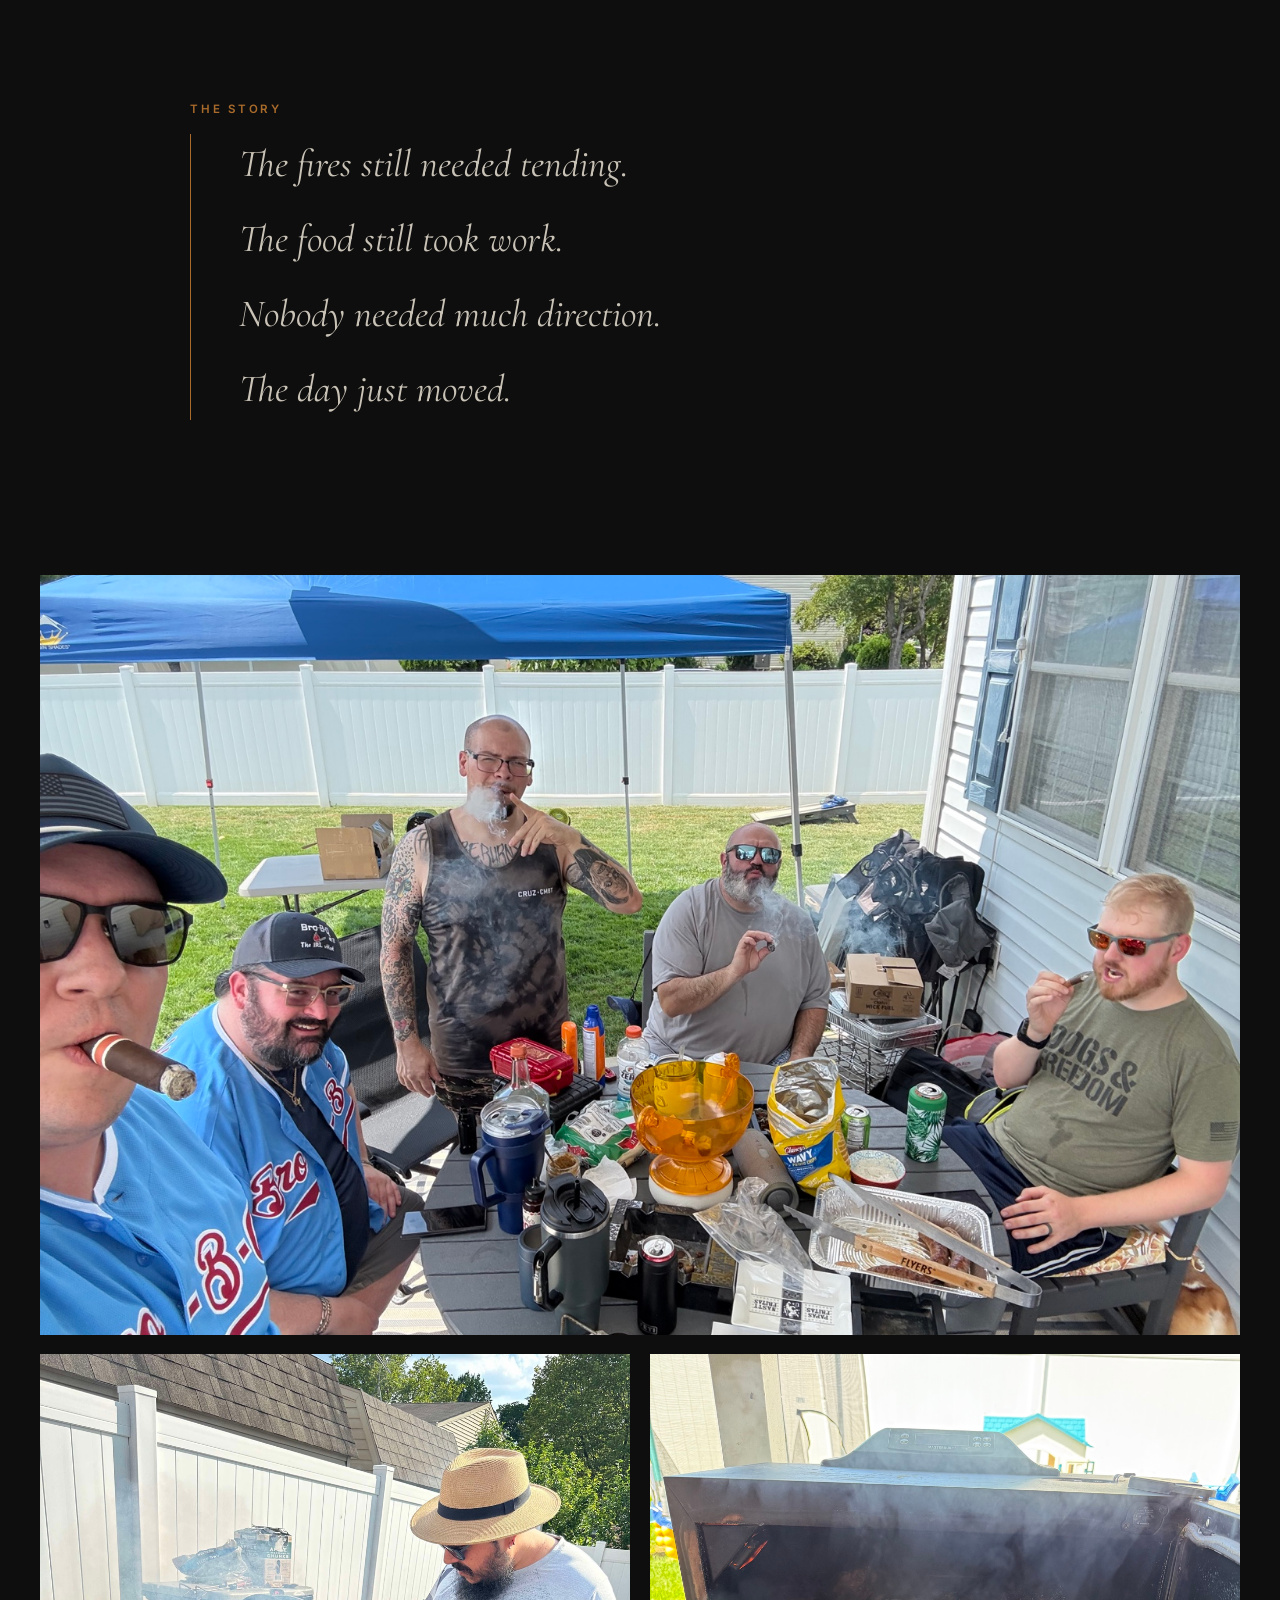
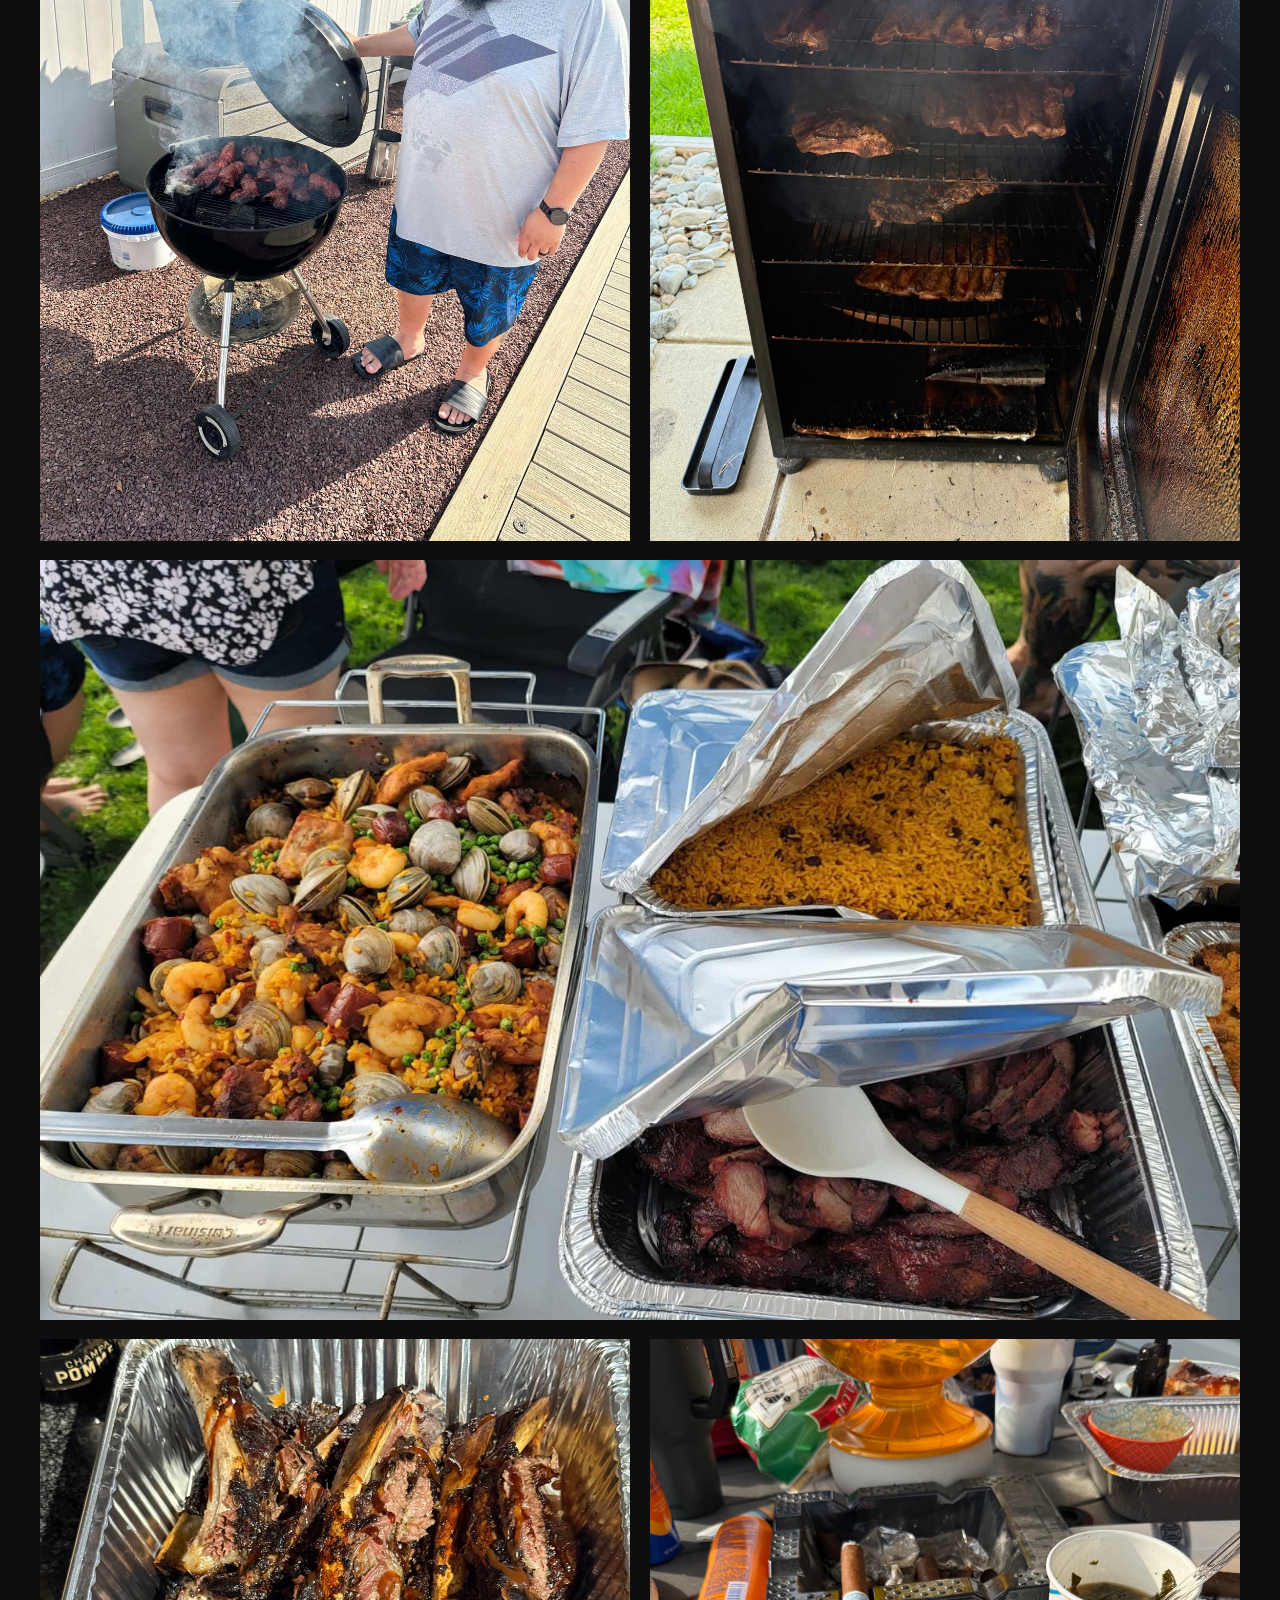
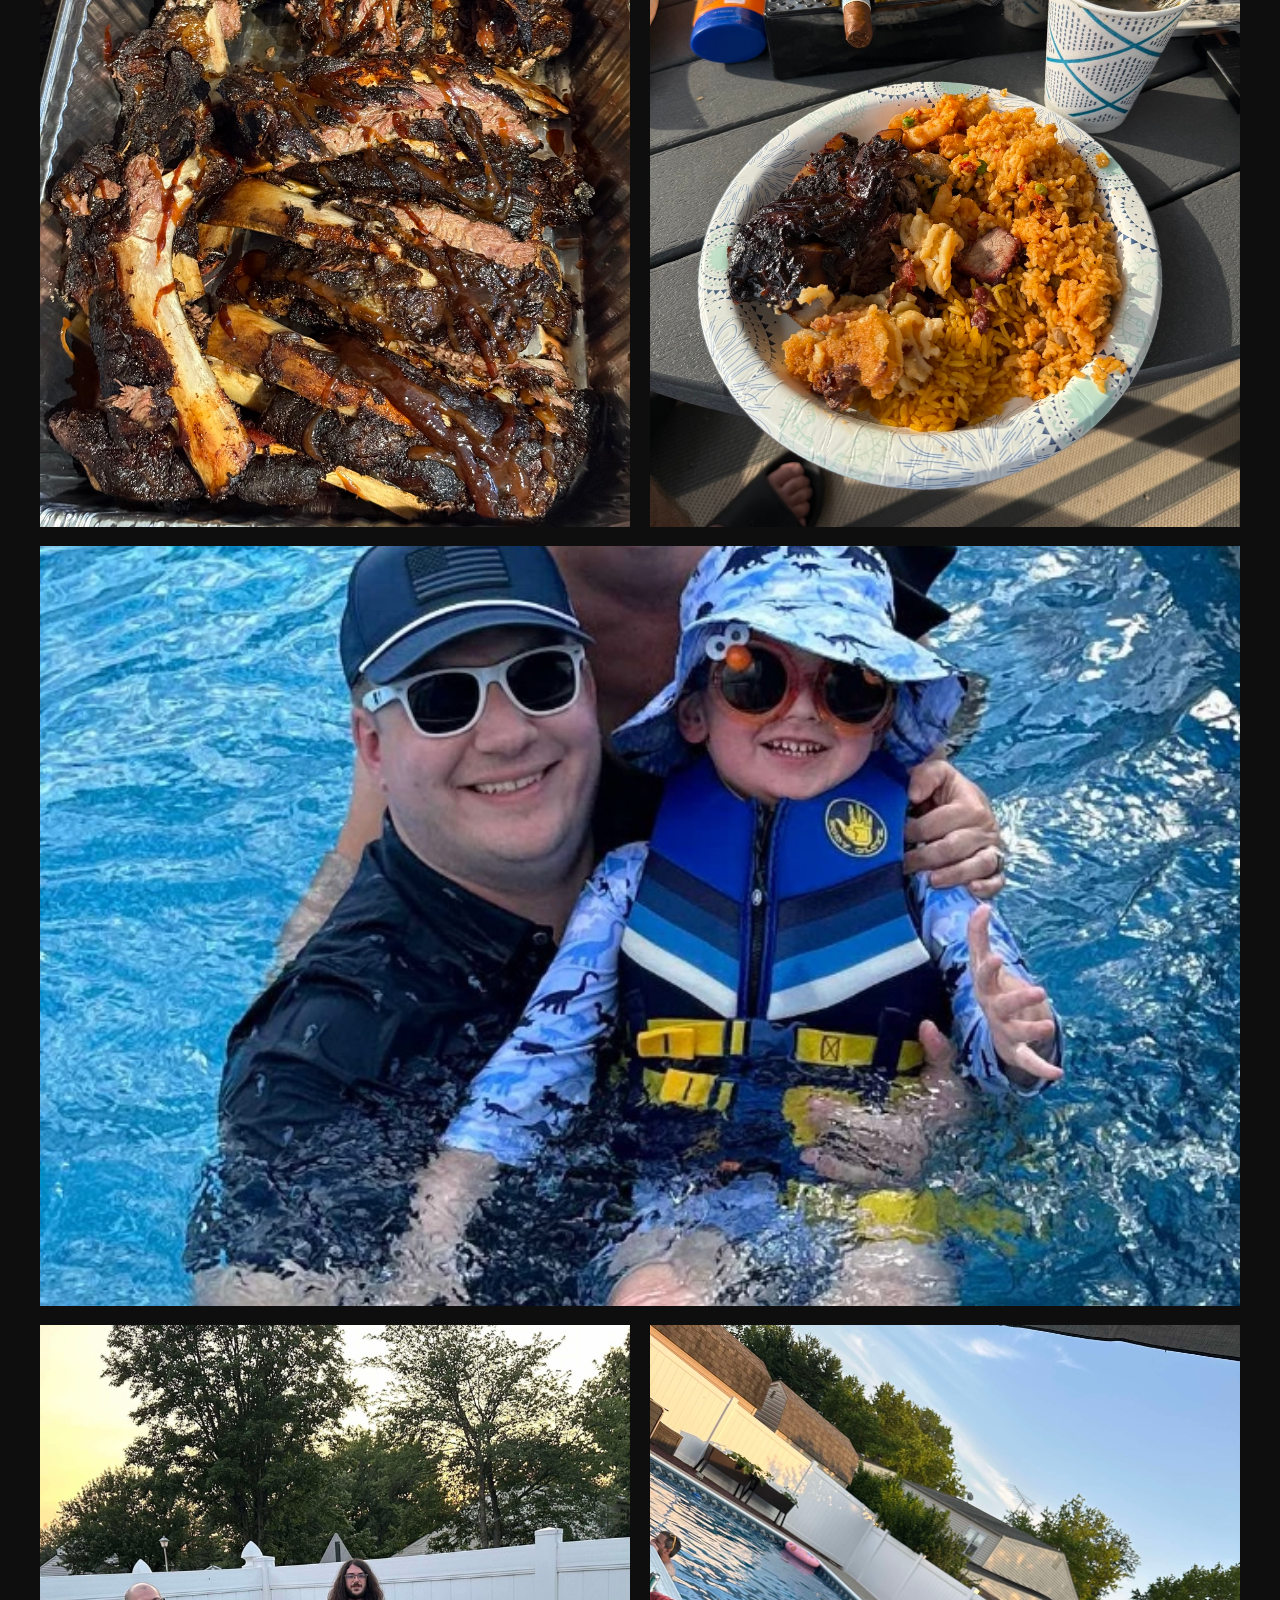
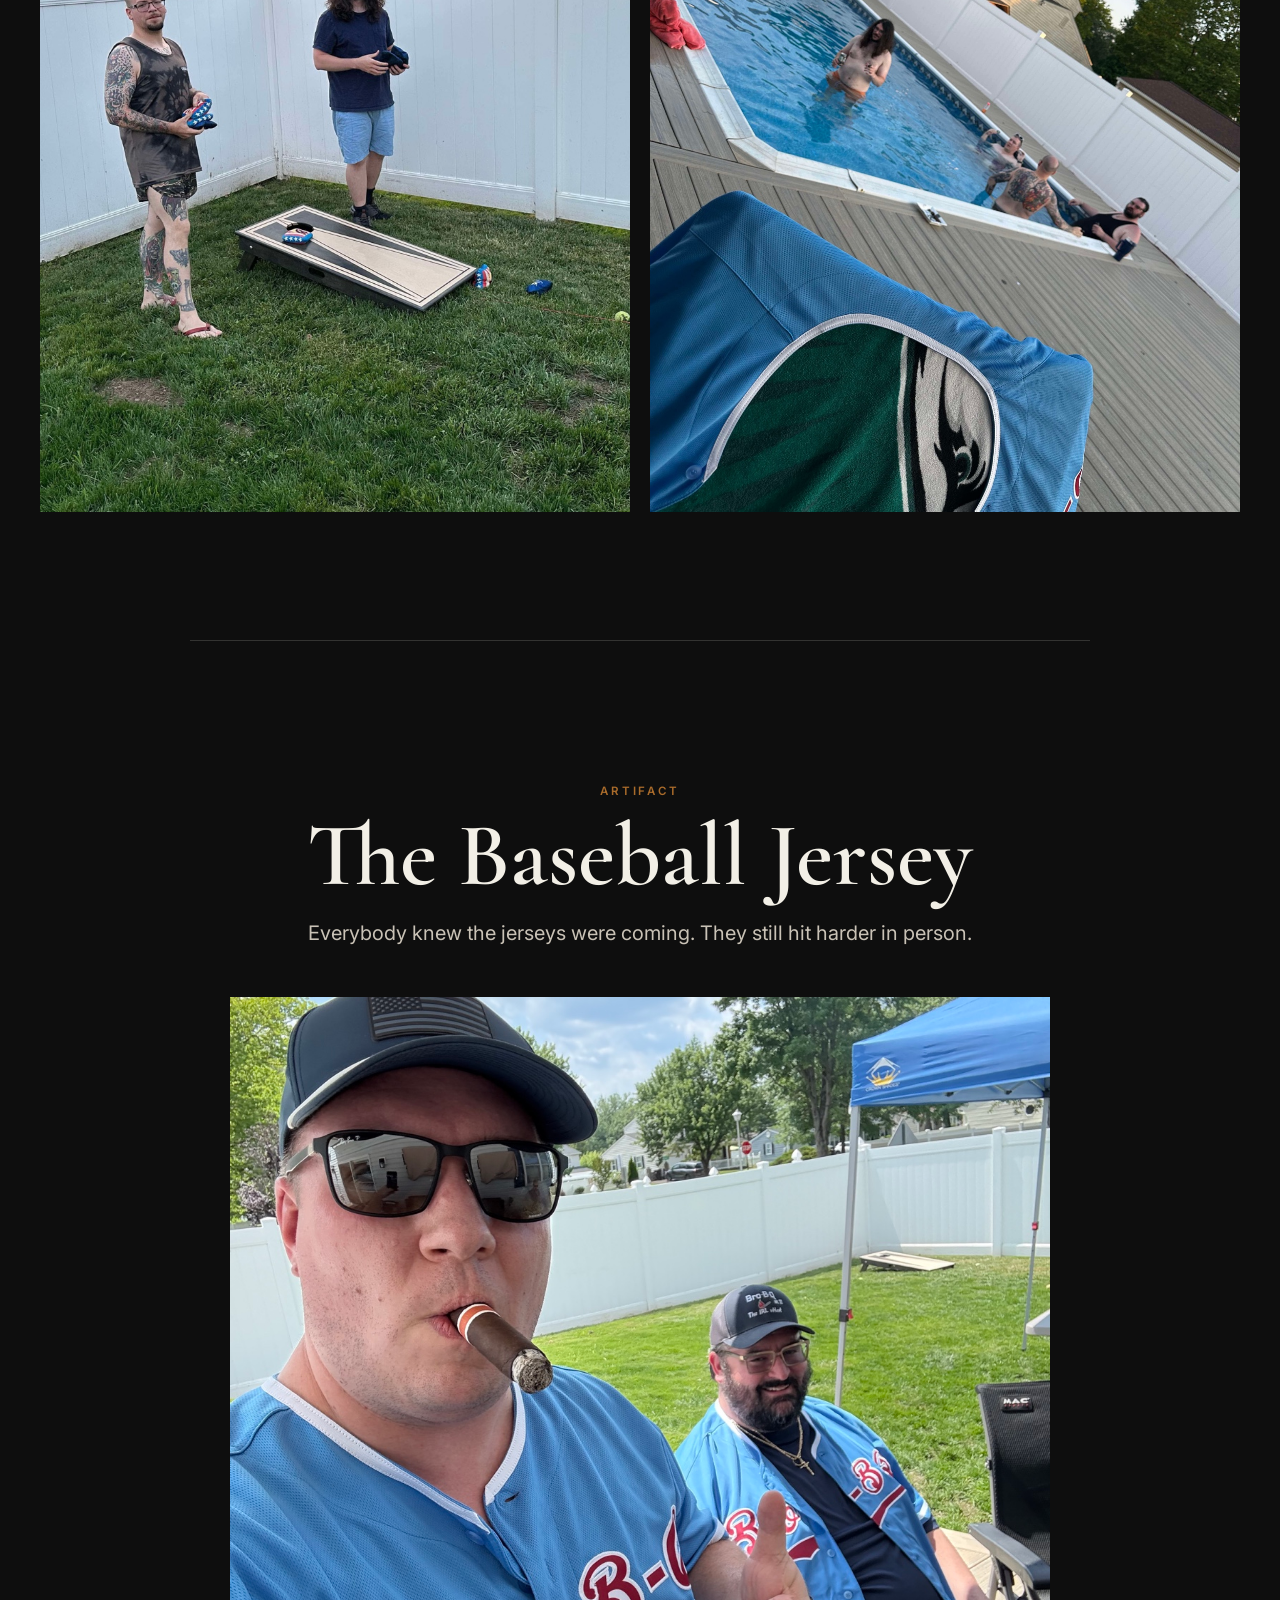
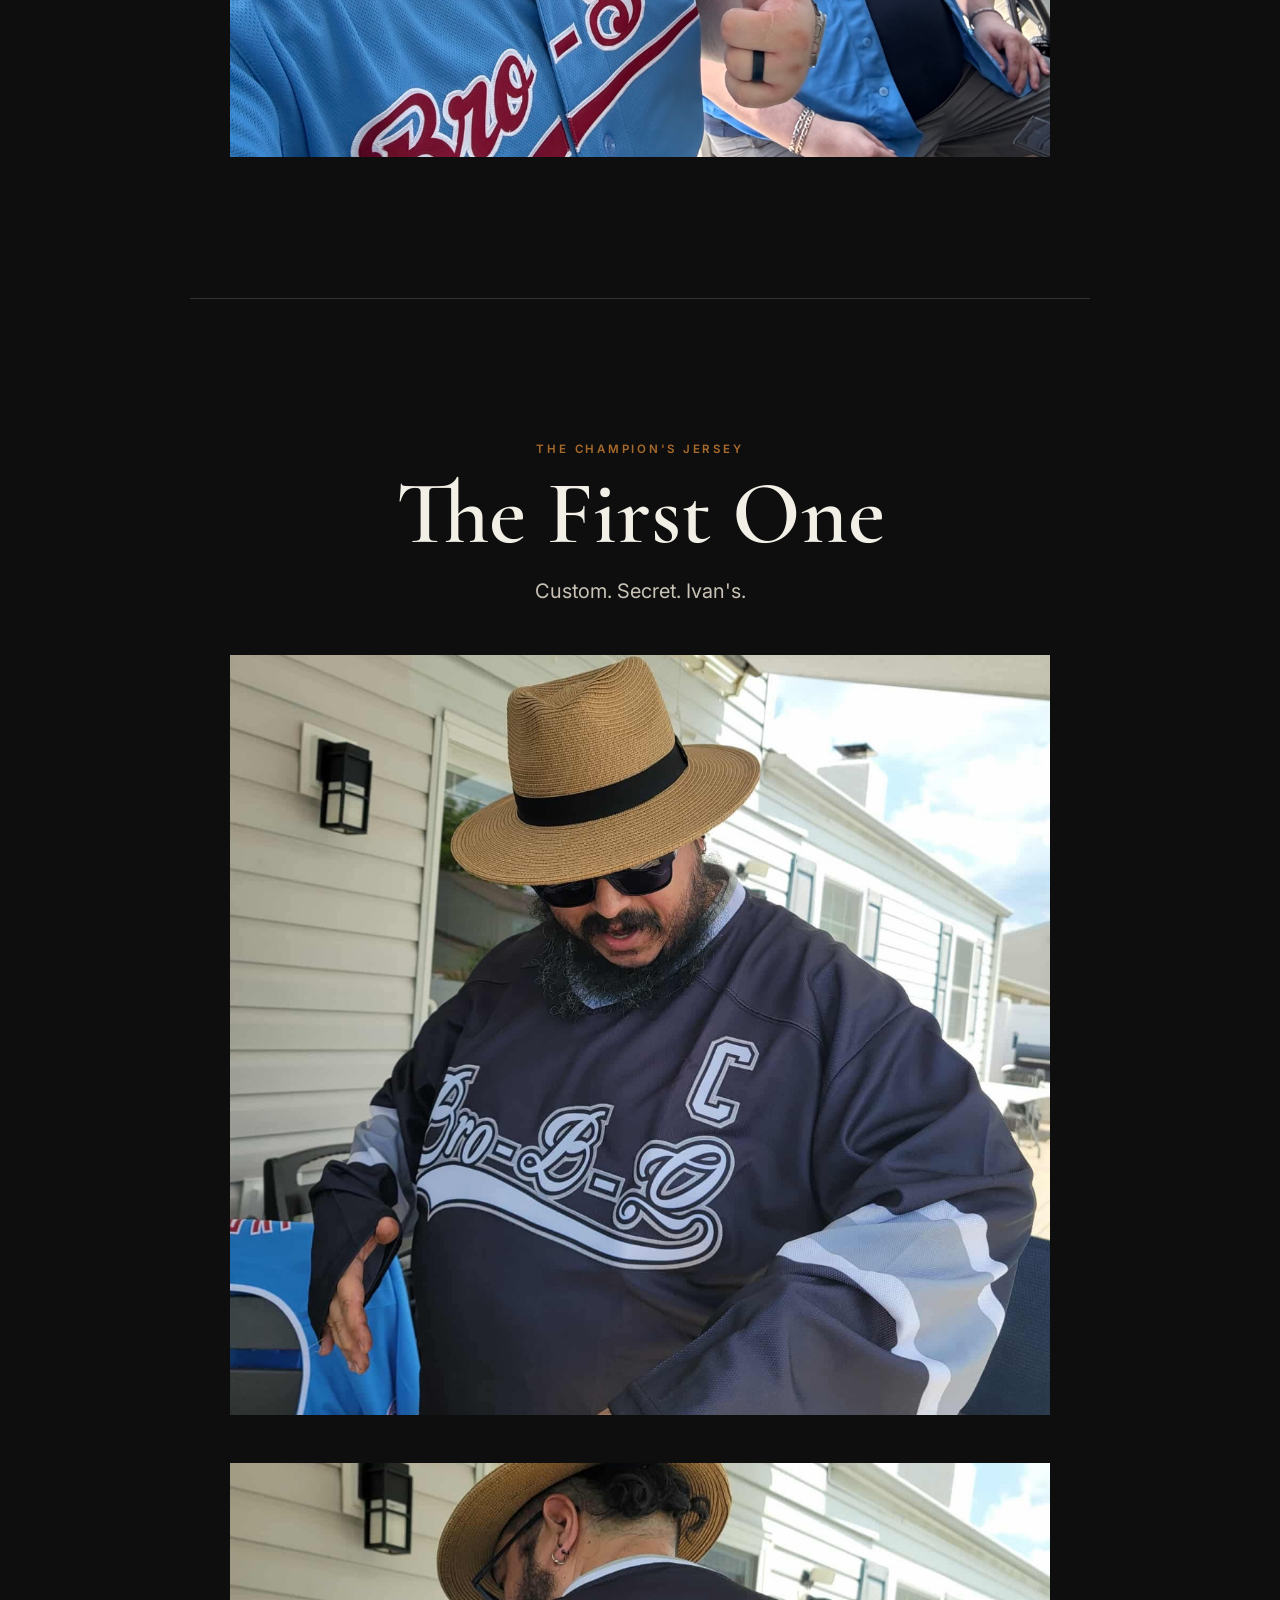
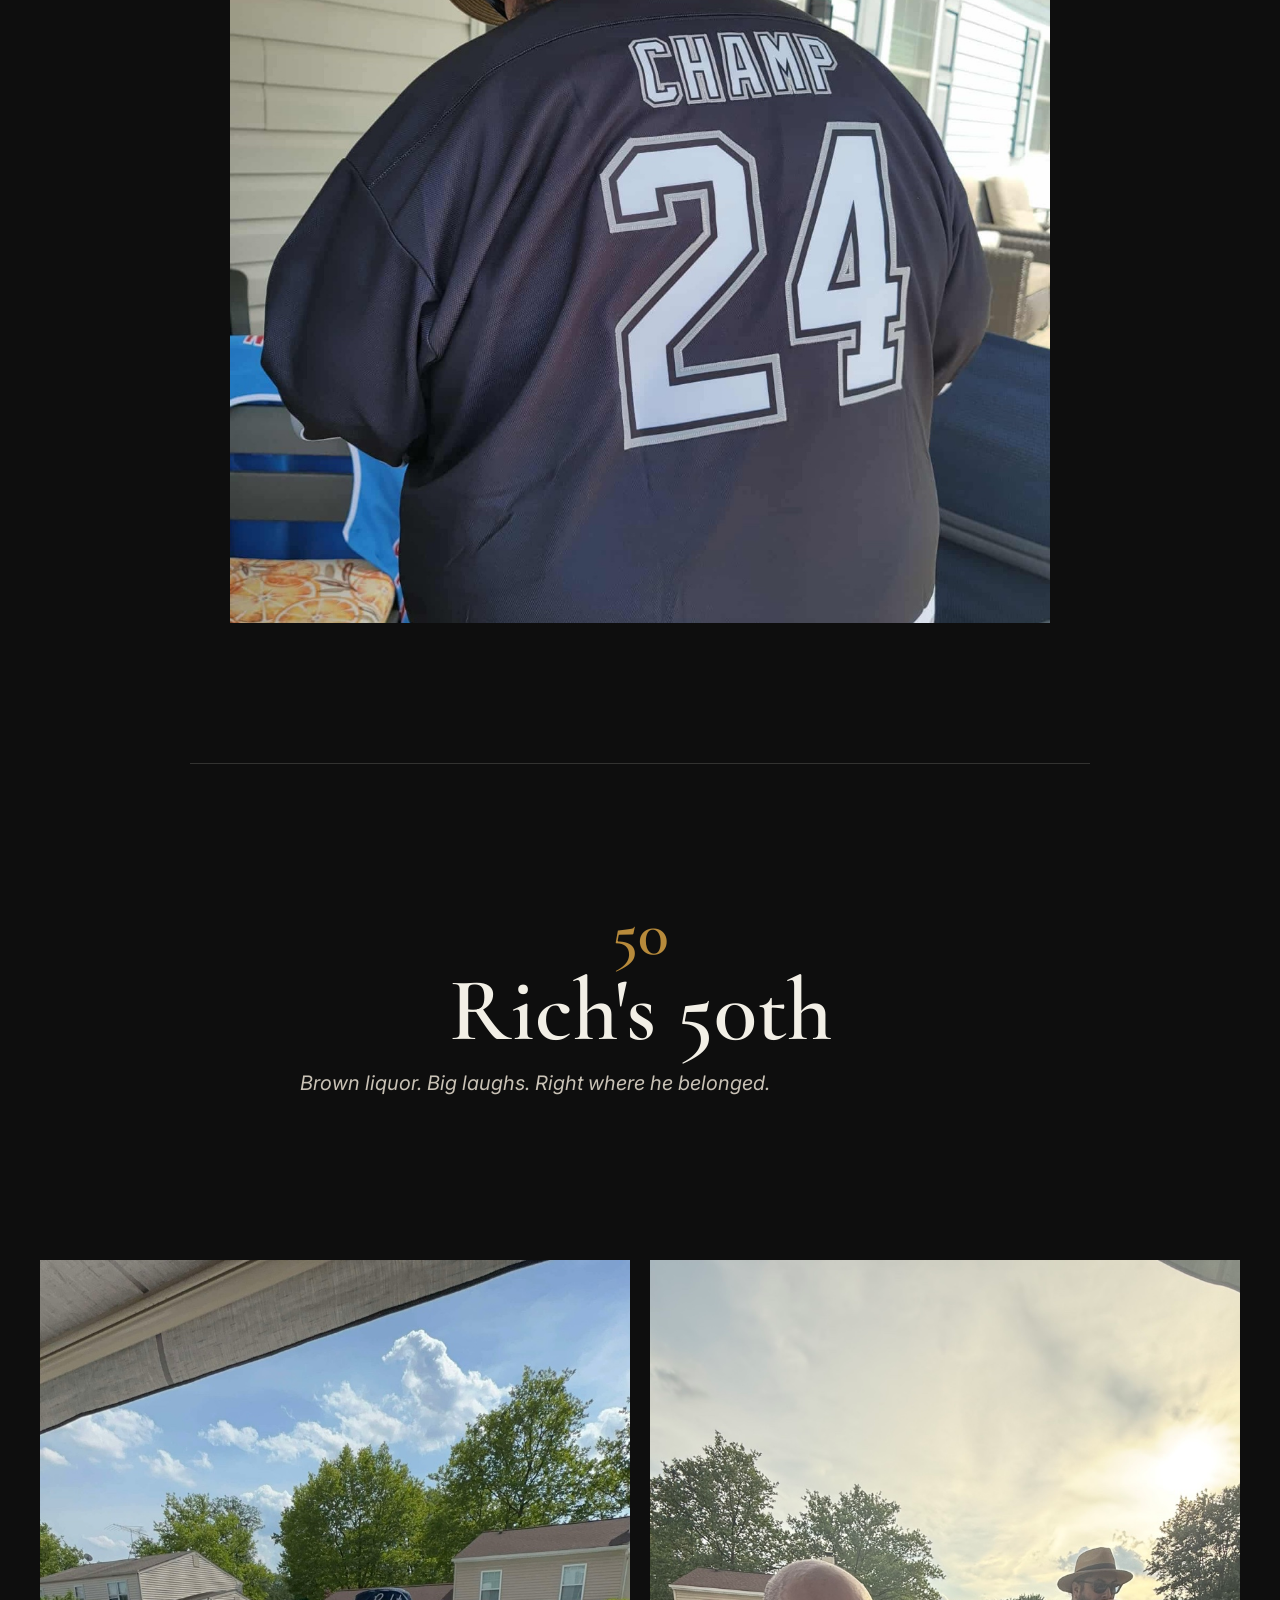
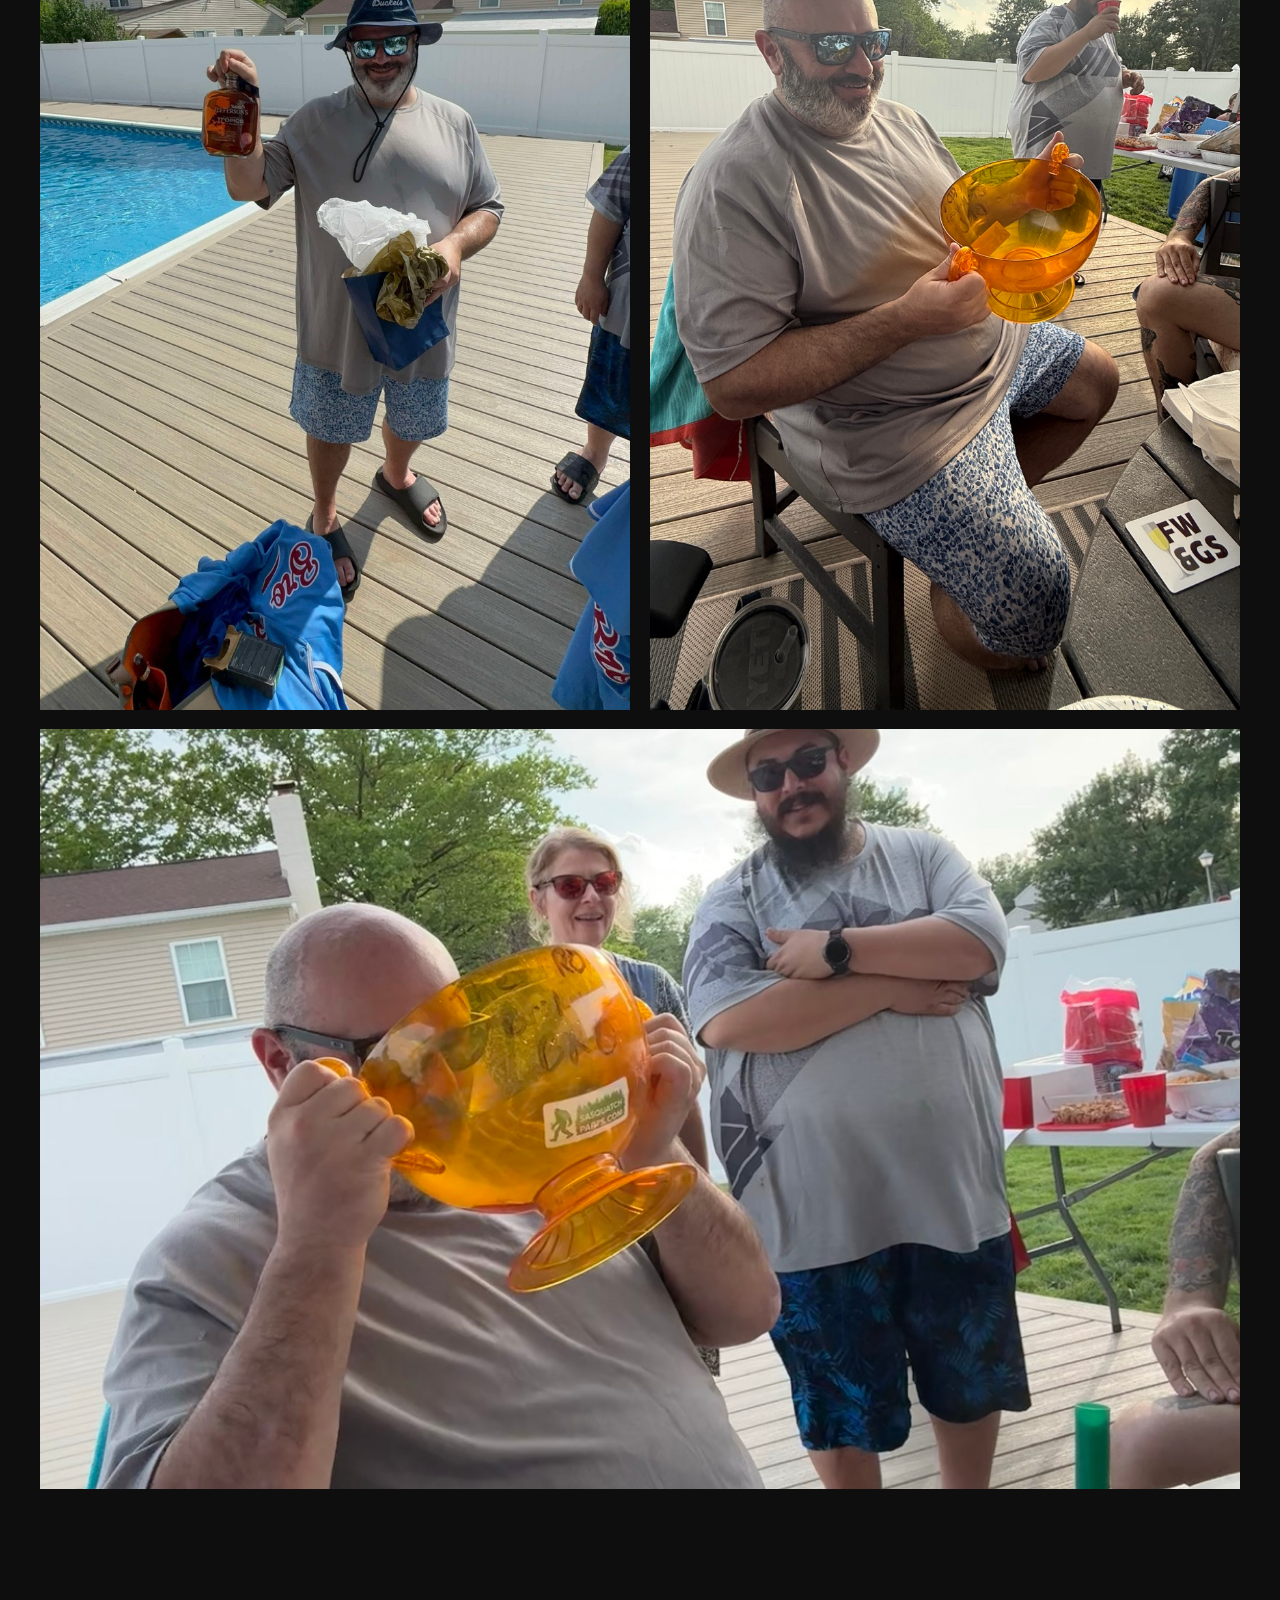
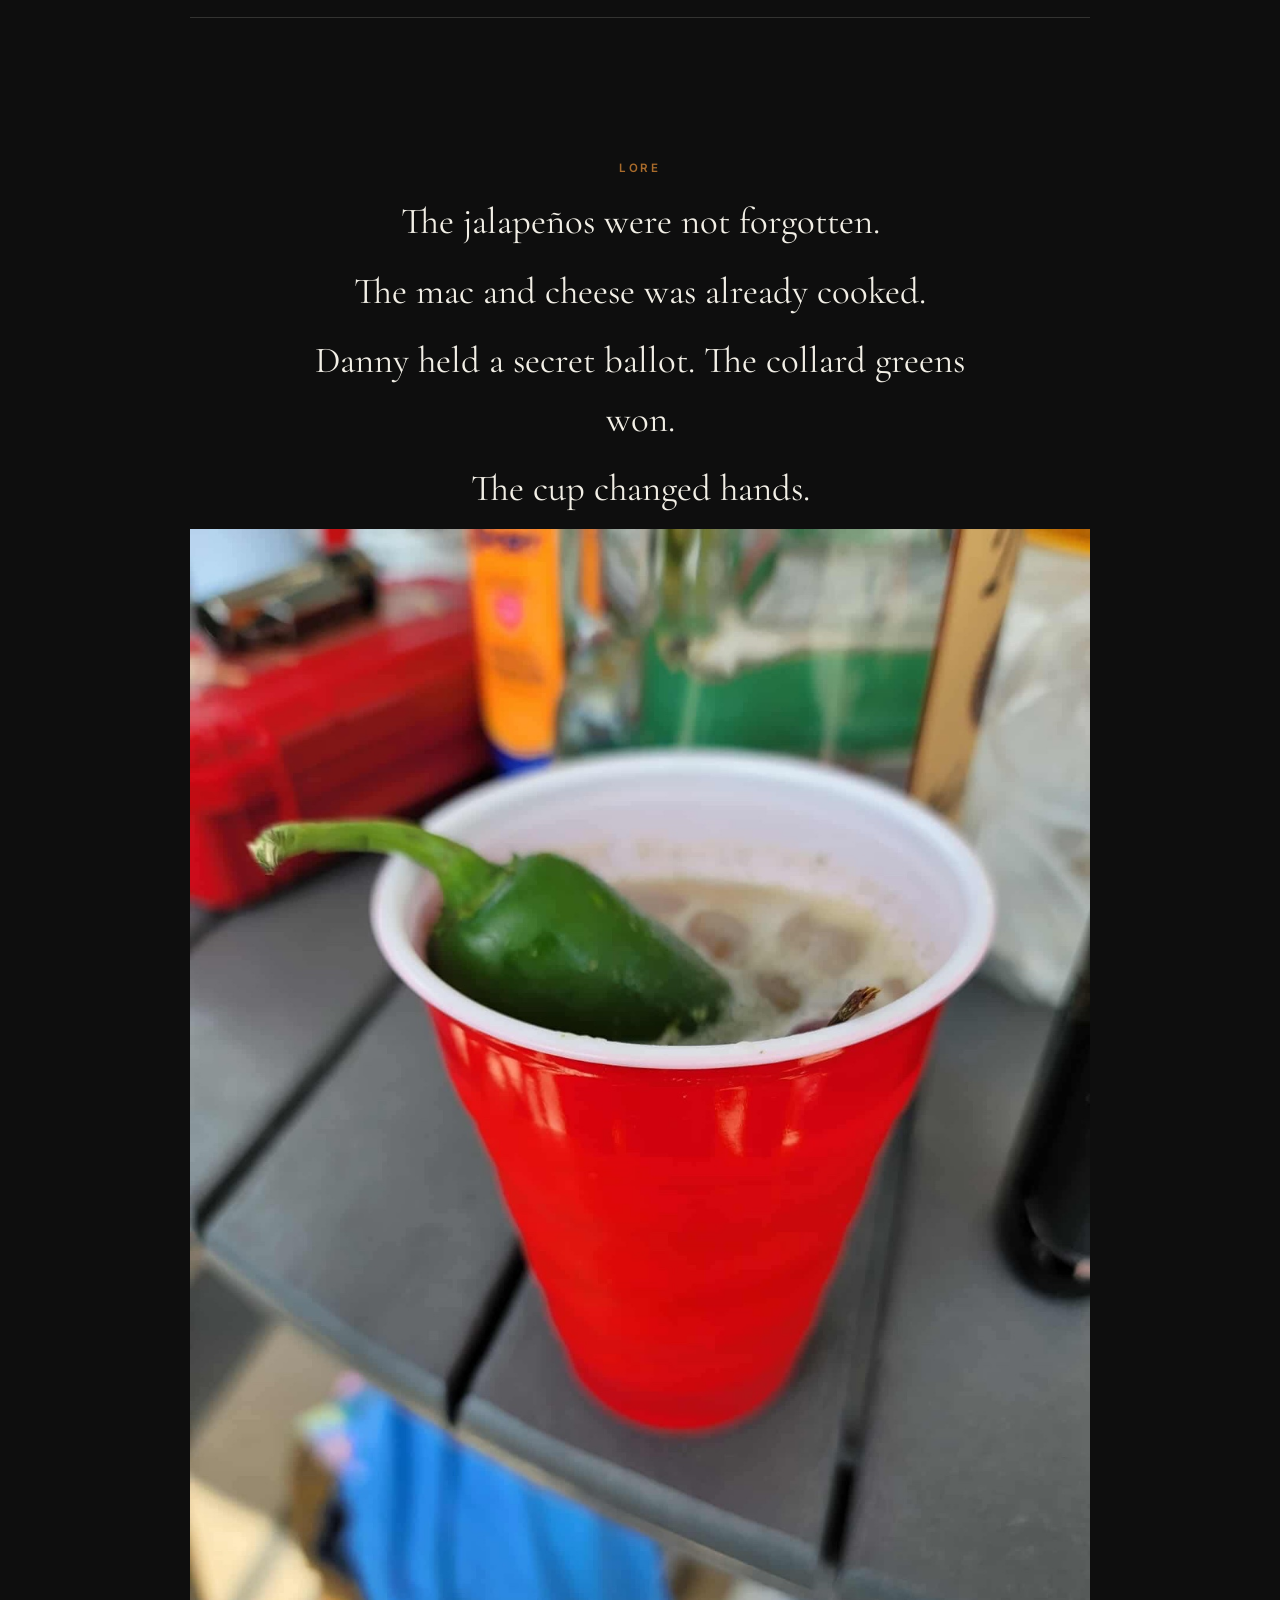
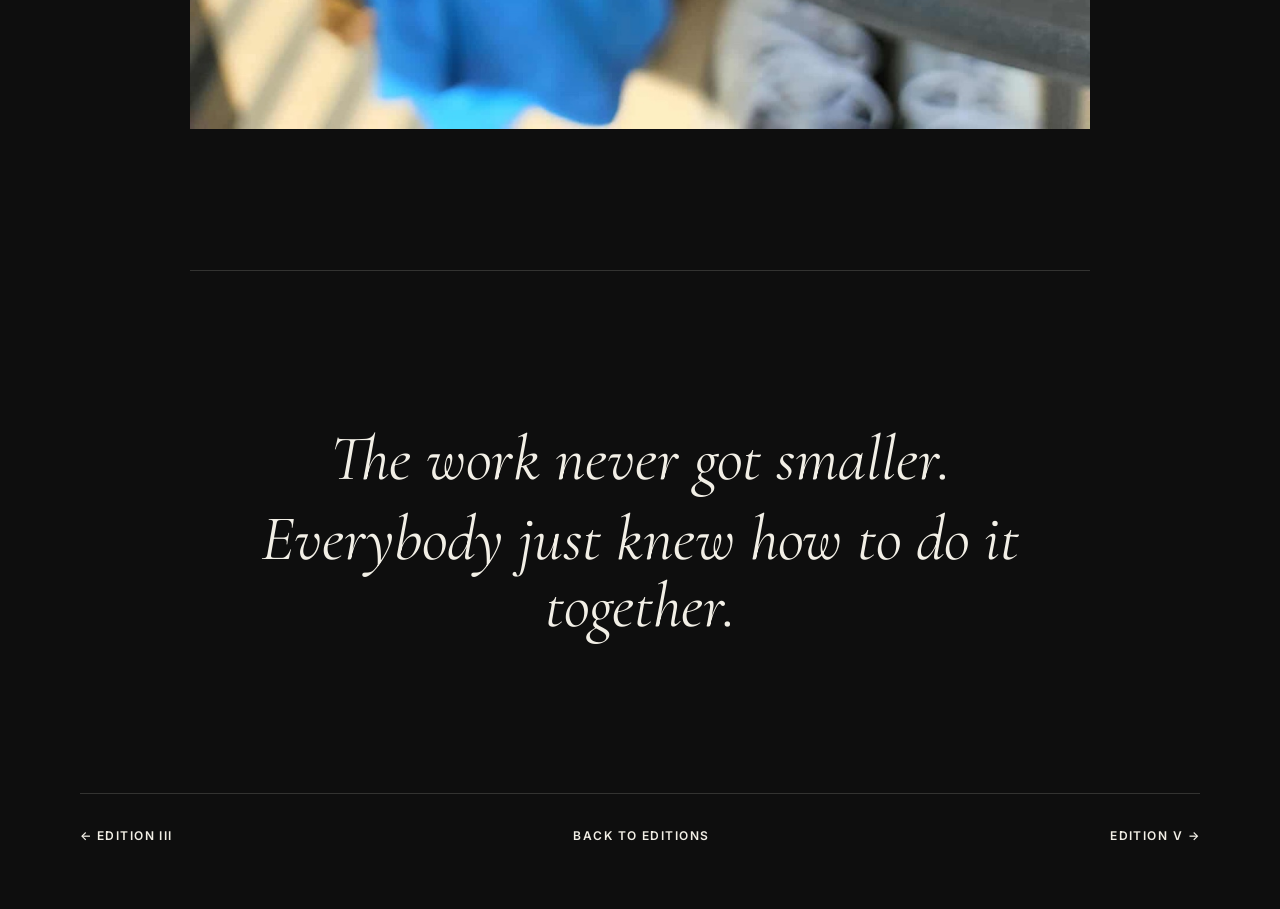
<file: editions/iv/index.html>
<!DOCTYPE html>
<html lang="en">
<head>
<meta charset="UTF-8">
<meta name="viewport" content="width=device-width, initial-scale=1.0">
<meta name="theme-color" content="#0b0b0b">
<meta name="description" content="BRO-B-Q Edition IV — It was second nature.">
<meta name="robots" content="noindex, nofollow">
<meta property="og:type" content="article">
<meta property="og:title" content="Edition IV · BRO-B-Q">
<meta property="og:description" content="It was second nature.">
<meta property="og:url" content="https://brobq.net/editions/iv/">
<meta property="og:image" content="https://brobq.net/assets/images/editions/iv/hero.jpg">
<meta name="twitter:card" content="summary_large_image">
<title>Edition IV · BRO-B-Q</title>
<link rel="preconnect" href="https://fonts.googleapis.com">
<link rel="preconnect" href="https://fonts.gstatic.com" crossorigin>
<link href="https://fonts.googleapis.com/css2?family=Cormorant+Garamond:ital,wght@0,500;0,600;0,700;1,500;1,600&family=Inter:wght@400;500;600&display=swap" rel="stylesheet">
<link rel="stylesheet" href="../../assets/css/edition.css">
</head>
<body>
<main>

<section class="hero">
  <img src="../../assets/images/editions/iv/hero.jpg" alt="BRO-B-Q Edition IV group photo in the 2025 baseball jerseys">
  <div class="shade"></div>
  <div class="hero-copy">
    <a class="back-link" href="../">← Back to Editions</a>
    <p class="eyebrow">BRO-B-Q · MMXXV</p>
    <h1>Edition IV</h1>
    <p class="thesis">It was second nature.</p>
  </div>
</section>

<section class="section">
  <p class="label">What Changed</p>
  <div class="changed">
    <p>The jerseys showed up.</p>
    <p>The first Champion's Jersey was revealed.</p>
    <p>Rich turned 50.</p>
  </div>
</section>

<section class="section story">
  <p class="label">The Story</p>
  <blockquote>
    <p>The fires still needed tending.</p>
    <p>The food still took work.</p>
    <p>Nobody needed much direction.</p>
    <p>The day just moved.</p>
  </blockquote>
</section>

<section class="gallery">
  <figure class="wide"><img loading="lazy" src="../../assets/images/editions/iv/cigar-table.jpg" alt="Bros smoking cigars together around the table at Edition IV"></figure>
  <figure><img loading="lazy" src="../../assets/images/editions/iv/kettle.jpg" alt="Food cooking over the charcoal kettle at Edition IV"></figure>
  <figure><img loading="lazy" src="../../assets/images/editions/iv/smoker.jpg" alt="Ribs smoking in the Masterbuilt smoker"></figure>
  <figure class="wide"><img loading="lazy" src="../../assets/images/editions/iv/spread.jpg" alt="The Edition IV food spread"></figure>
  <figure><img loading="lazy" src="../../assets/images/editions/iv/beef-ribs.jpg" alt="Smoked beef ribs from Edition IV"></figure>
  <figure><img loading="lazy" src="../../assets/images/editions/iv/plate.jpg" alt="A loaded plate of food from Edition IV"></figure>
  <figure class="wide"><img loading="lazy" src="../../assets/images/editions/iv/family-pool.jpg" alt="Family enjoying the pool during Edition IV"></figure>
  <figure><img loading="lazy" src="../../assets/images/editions/iv/cornhole.jpg" alt="Cornhole in the backyard during Edition IV"></figure>
  <figure><img loading="lazy" src="../../assets/images/editions/iv/pool-evening.jpg" alt="Bros relaxing in the pool later in the day"></figure>
</section>

<section class="section artifact">
  <p class="label">Artifact</p>
  <h2>The Baseball Jersey</h2>
  <p>Everybody knew the jerseys were coming. They still hit harder in person.</p>
  <img loading="lazy" src="../../assets/images/editions/iv/jerseys-cigar.jpg" alt="BRO-B-Q Edition IV baseball jersey">
</section>

<section class="section artifact">
  <p class="label">The Champion's Jersey</p>
  <h2>The First One</h2>
  <p>Custom. Secret. Ivan's.</p>
  <img loading="lazy" src="../../assets/images/editions/iv/champion-front.jpg" alt="Ivan wearing the first Champion's Jersey">
  <img loading="lazy" src="../../assets/images/editions/iv/champion-back.jpg" alt="Back of Ivan's Champion's Jersey marked Champ 24">
</section>
  
<section class="section" style="text-align:center;">

  <div style="
    font-family:'Cormorant Garamond', serif;
    font-size:4rem;
    font-weight:600;
    line-height:.9;
    color:#B78A3B;
    margin-bottom:.5rem;
  ">
    50
  </div>

  <h2 style="margin:0;">Rich's 50th</h2>

  <p style="margin-top:1rem;">
    <em>Brown liquor. Big laughs. Right where he belonged.</em>
  </p>

</section>
  
<section class="gallery">
  <figure><img loading="lazy" src="../../assets/images/editions/iv/brown-liquor.jpg" alt="A bottle of brown liquor brought for Rich’s 50th birthday"></figure>
  <figure><img loading="lazy" src="../../assets/images/editions/iv/trophy.jpg" alt="The yellow Brokayest Bro cup at Edition IV"></figure>
  <figure class="wide"><img loading="lazy" src="../../assets/images/editions/iv/trophy-drink.jpg" alt="The Brokayest Bro cup tradition continuing at Edition IV"></figure>
</section>

<section class="section lore">
  <p class="label">Lore</p>
  <p>The jalapeños were not forgotten.</p>
  <p>The mac and cheese was already cooked.</p>
  <p>Danny held a secret ballot. The collard greens won.</p>
  <p>The cup changed hands.</p>
  <img loading="lazy" src="../../assets/images/editions/iv/jalapeno.jpg" alt="A jalapeño in the Edition IV pineapple drink">
</section>

<section class="closing">
  <p>The work never got smaller.</p>
  <p>Everybody just knew how to do it together.</p>
</section>

<nav class="edition-nav">
  <a href="../iii/">← Edition III</a>
  <a href="../">Back to Editions</a>
  <a href="../v/">Edition V →</a>
</nav>

</main>
</body>
</html>
</file>
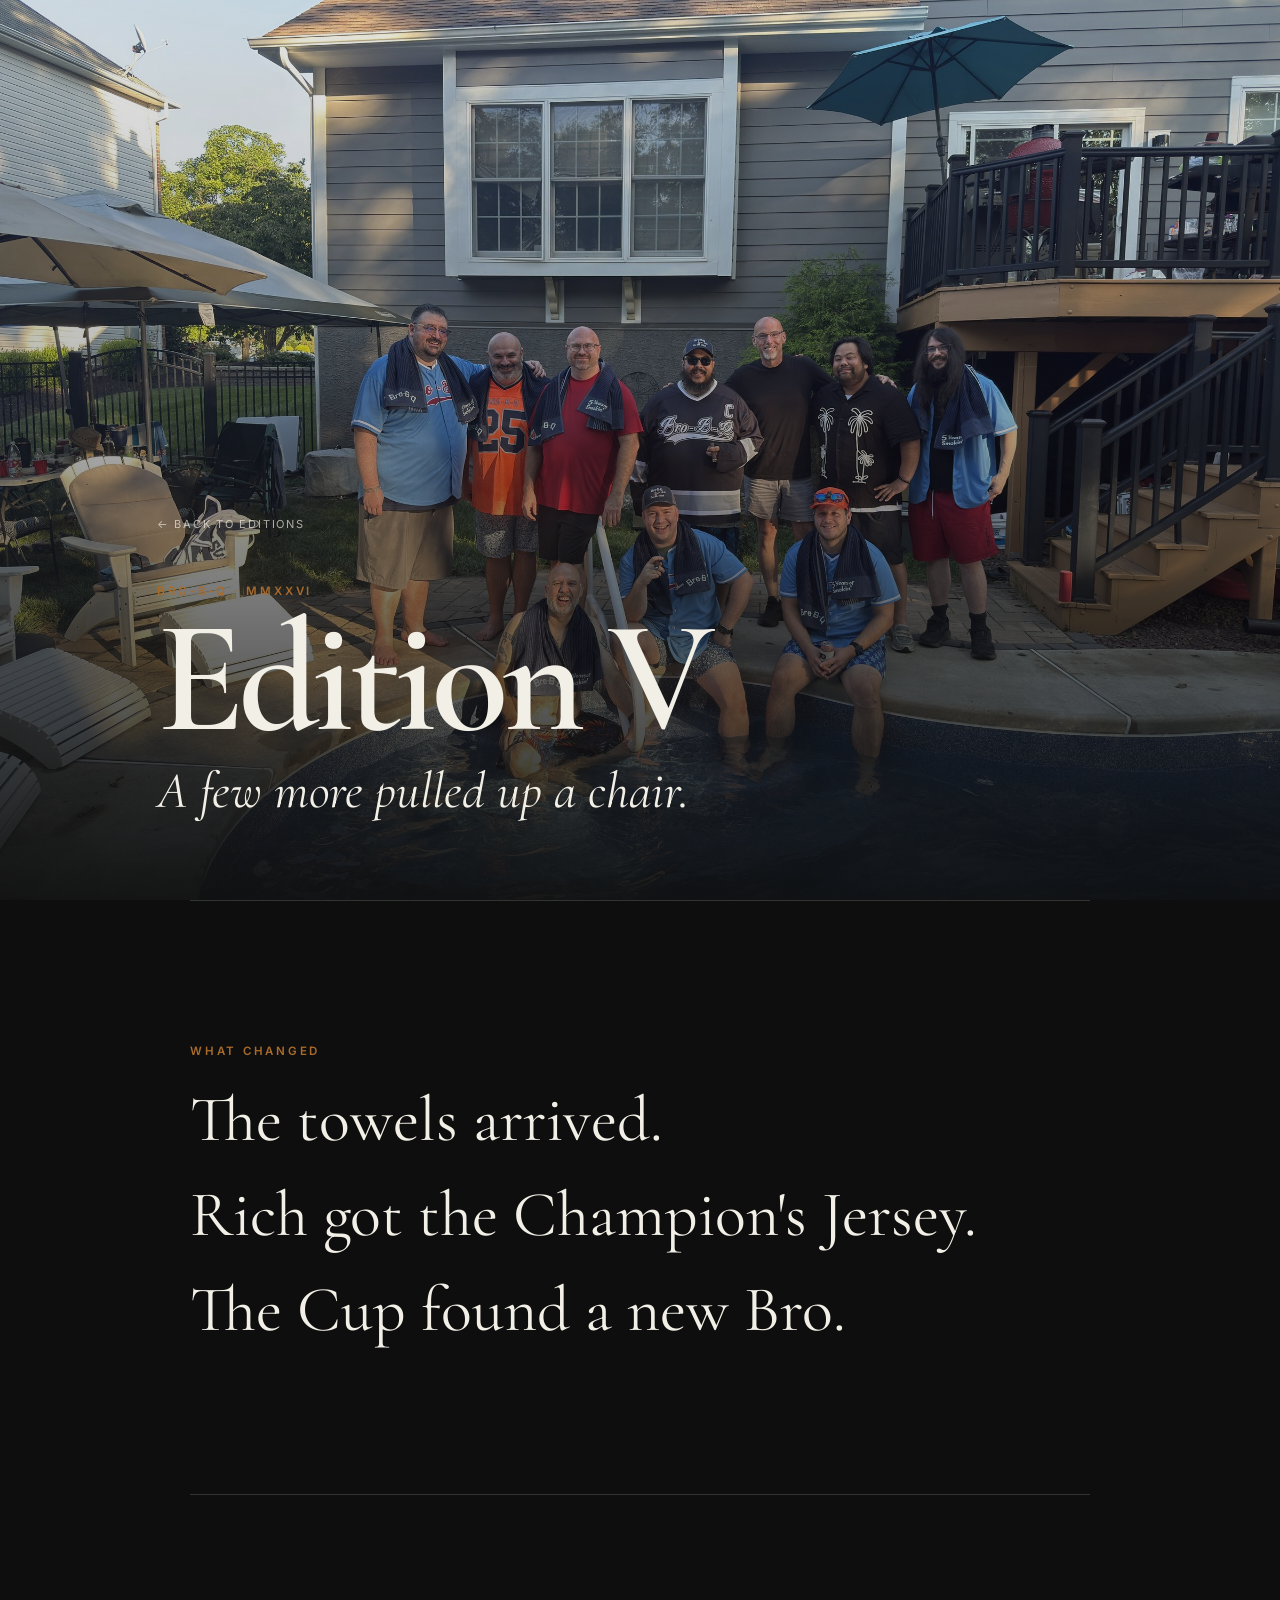
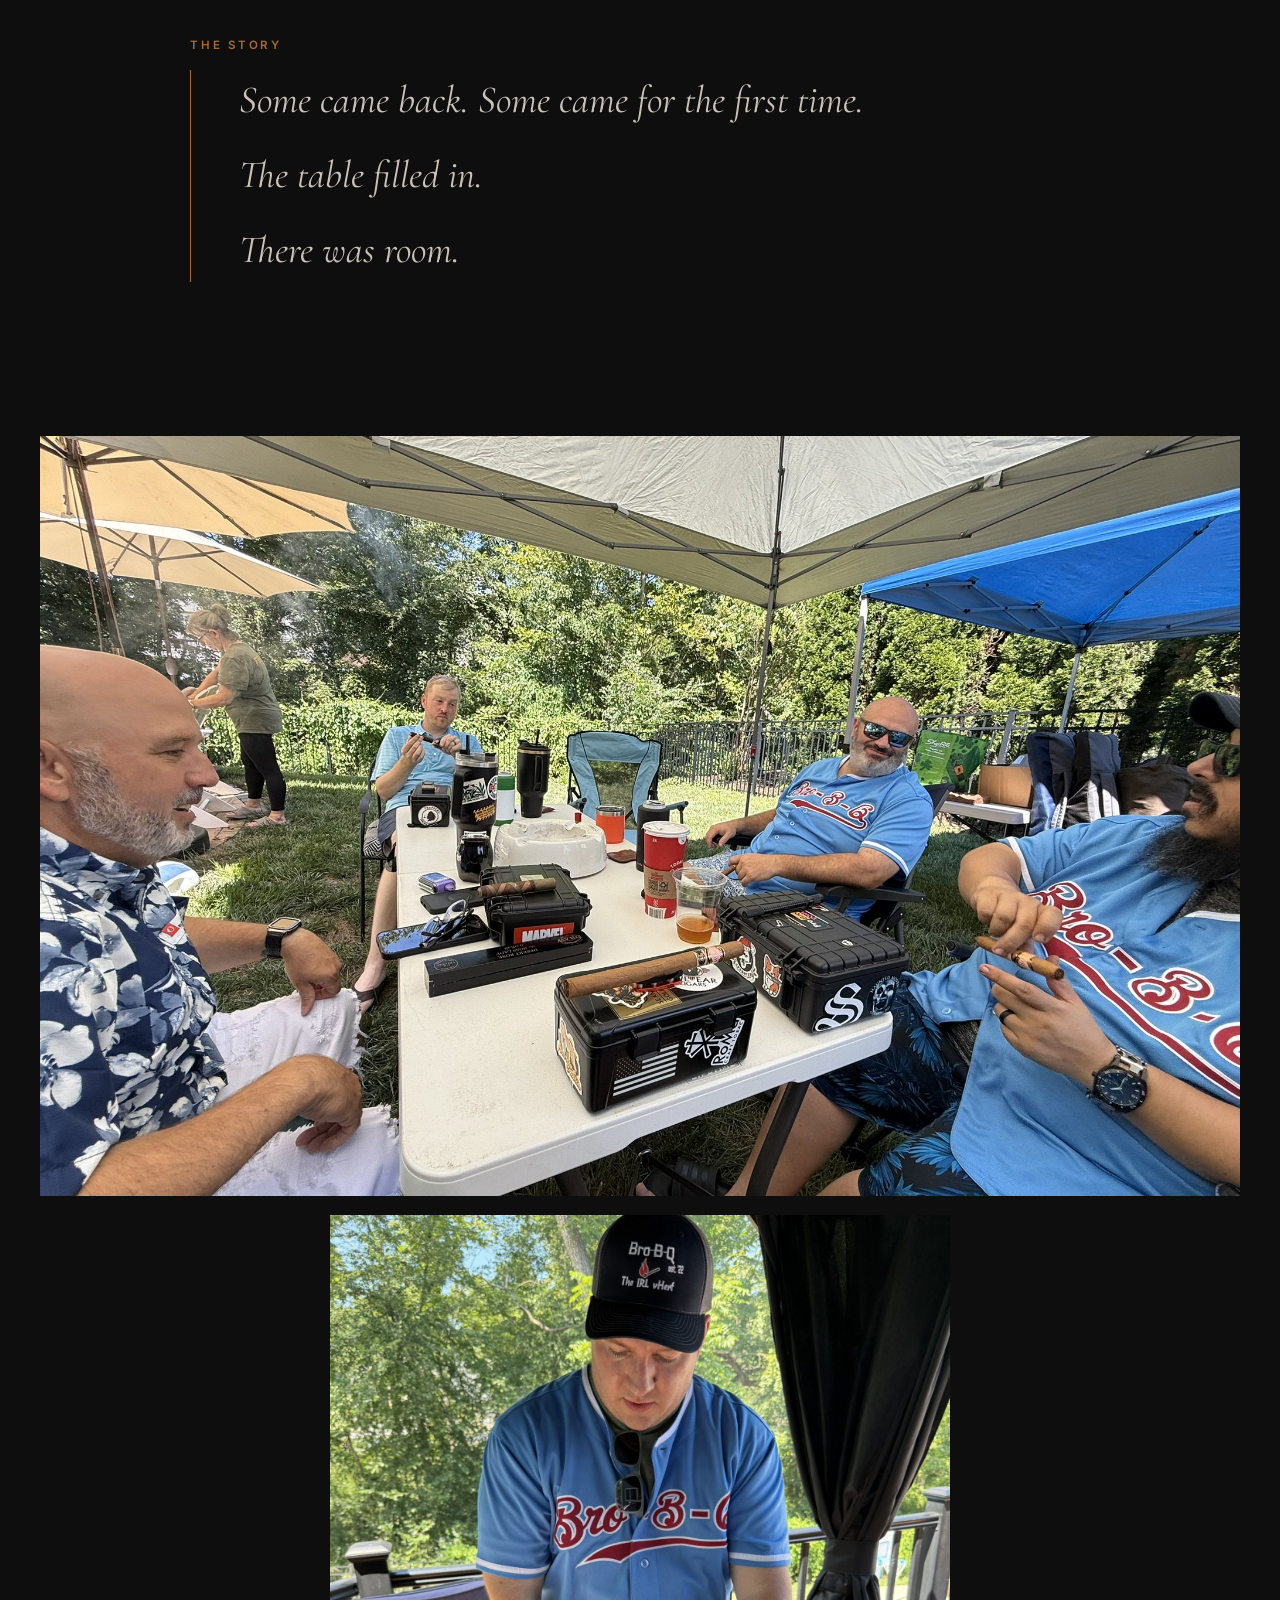
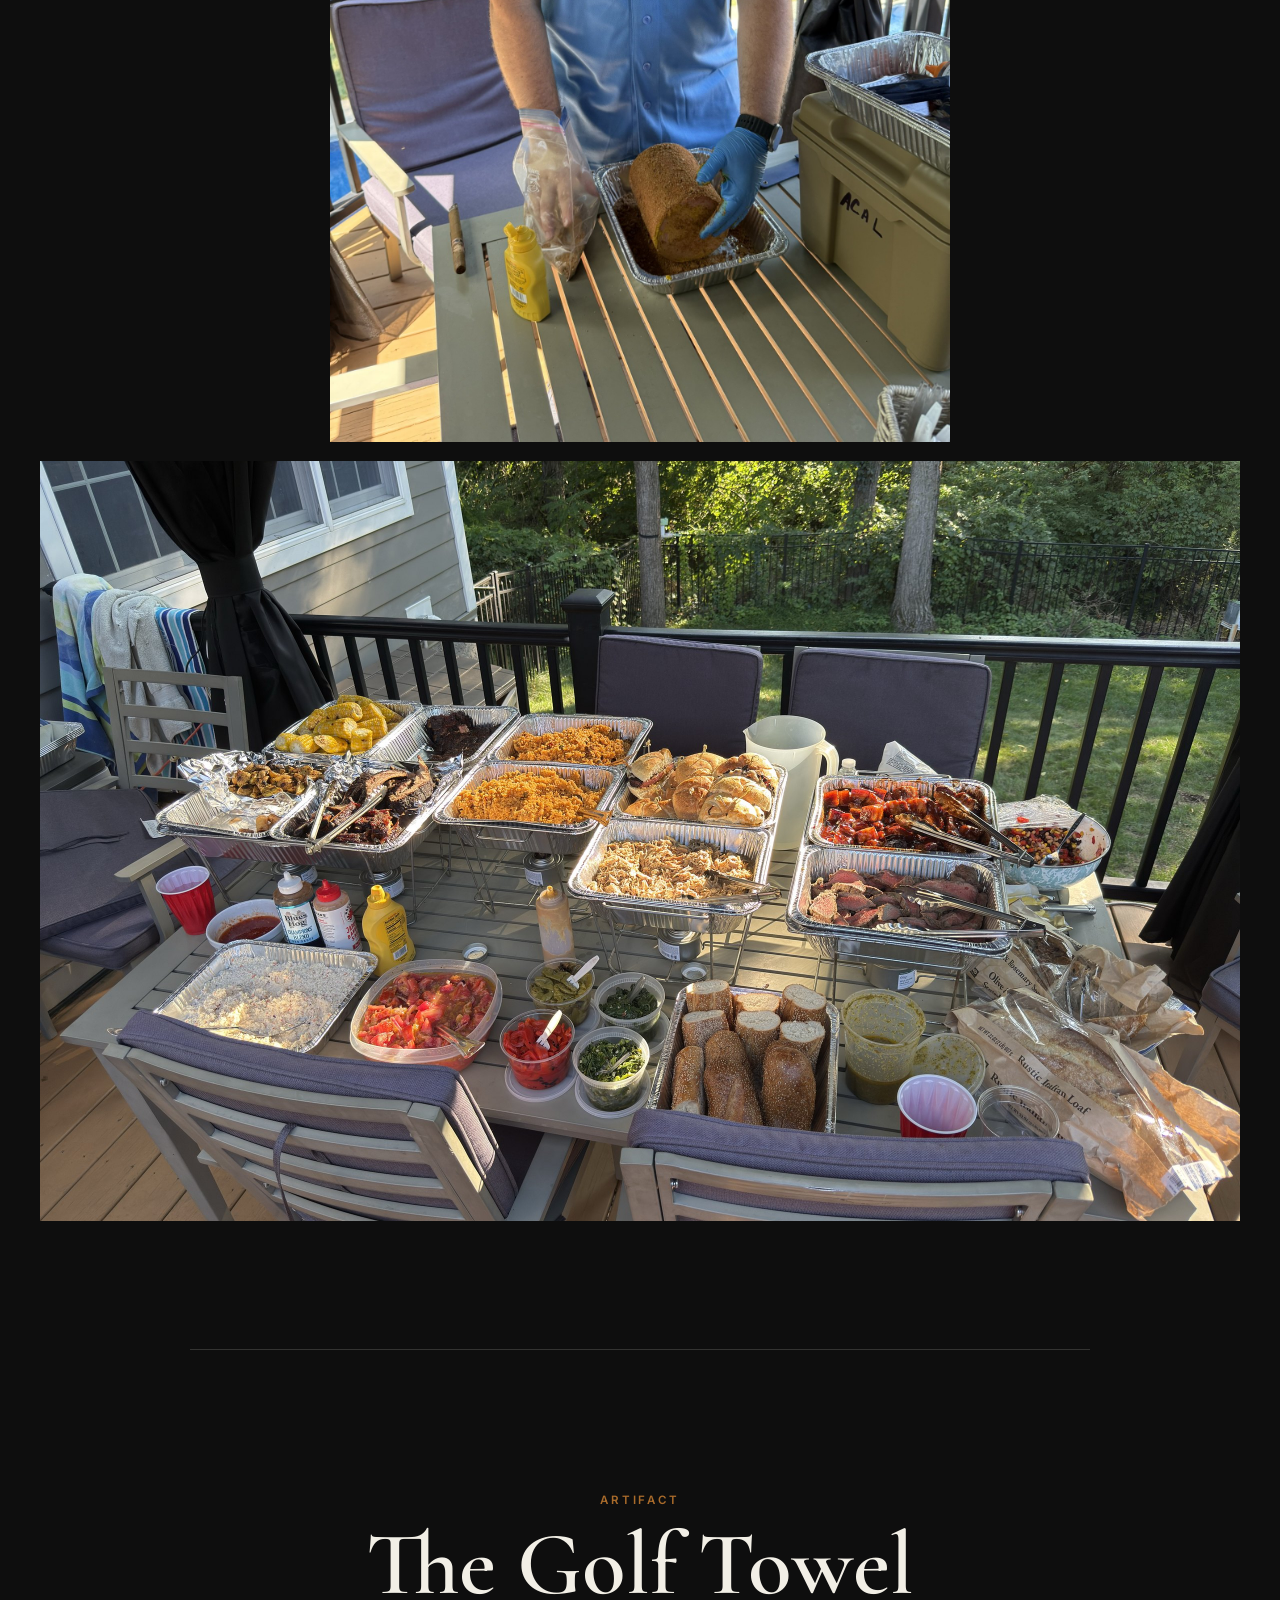
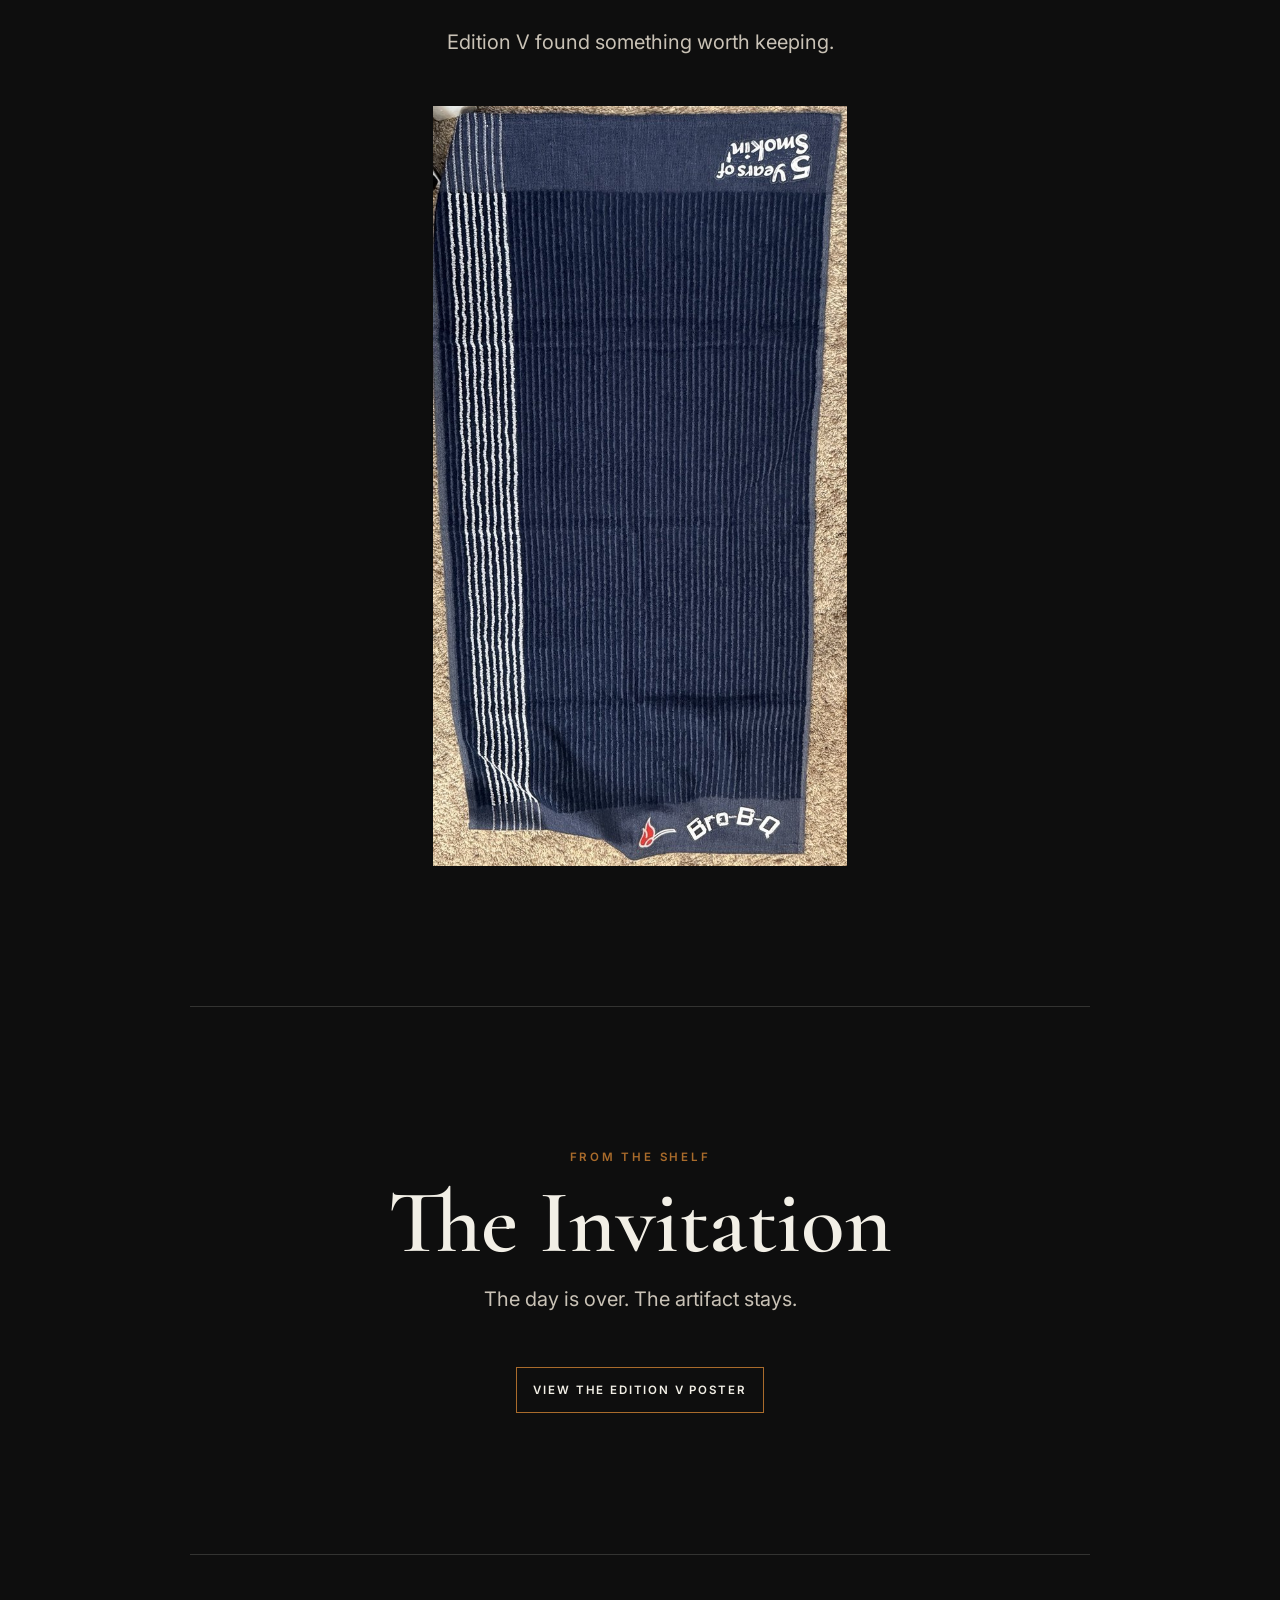
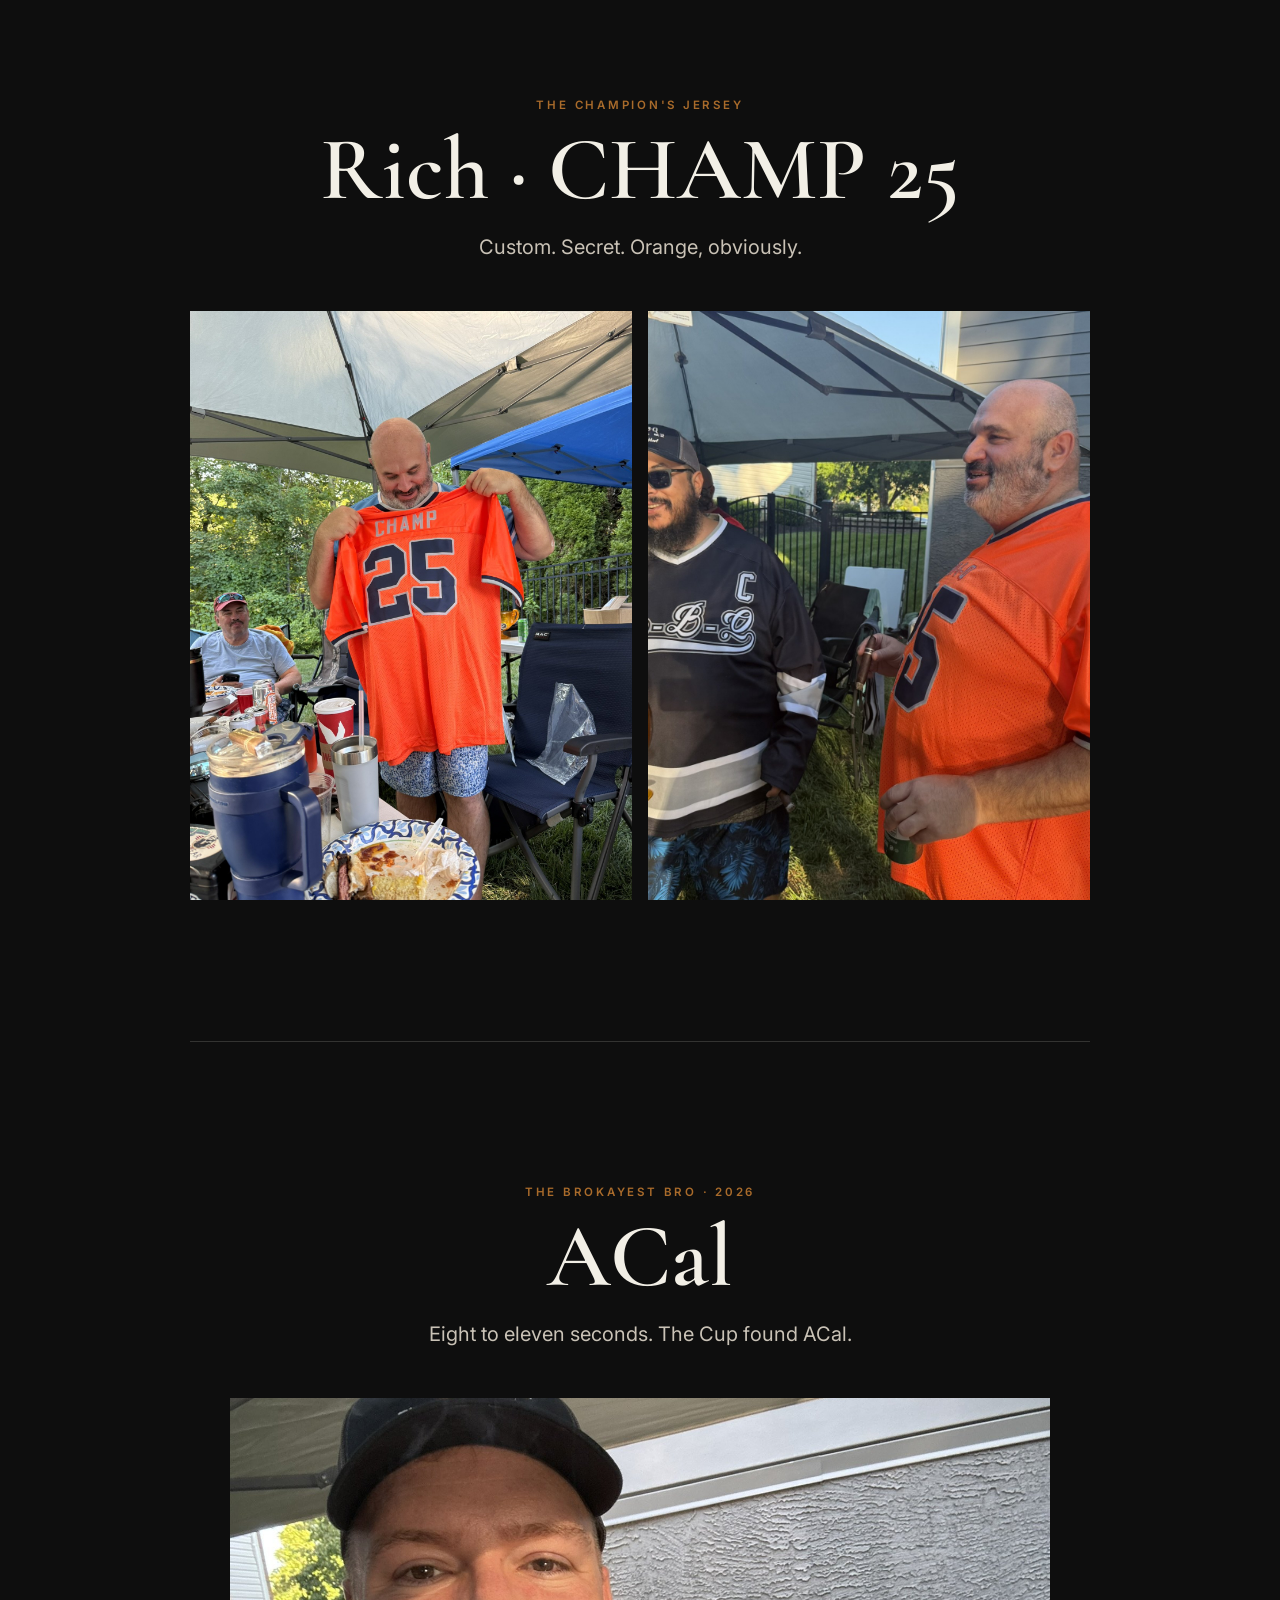
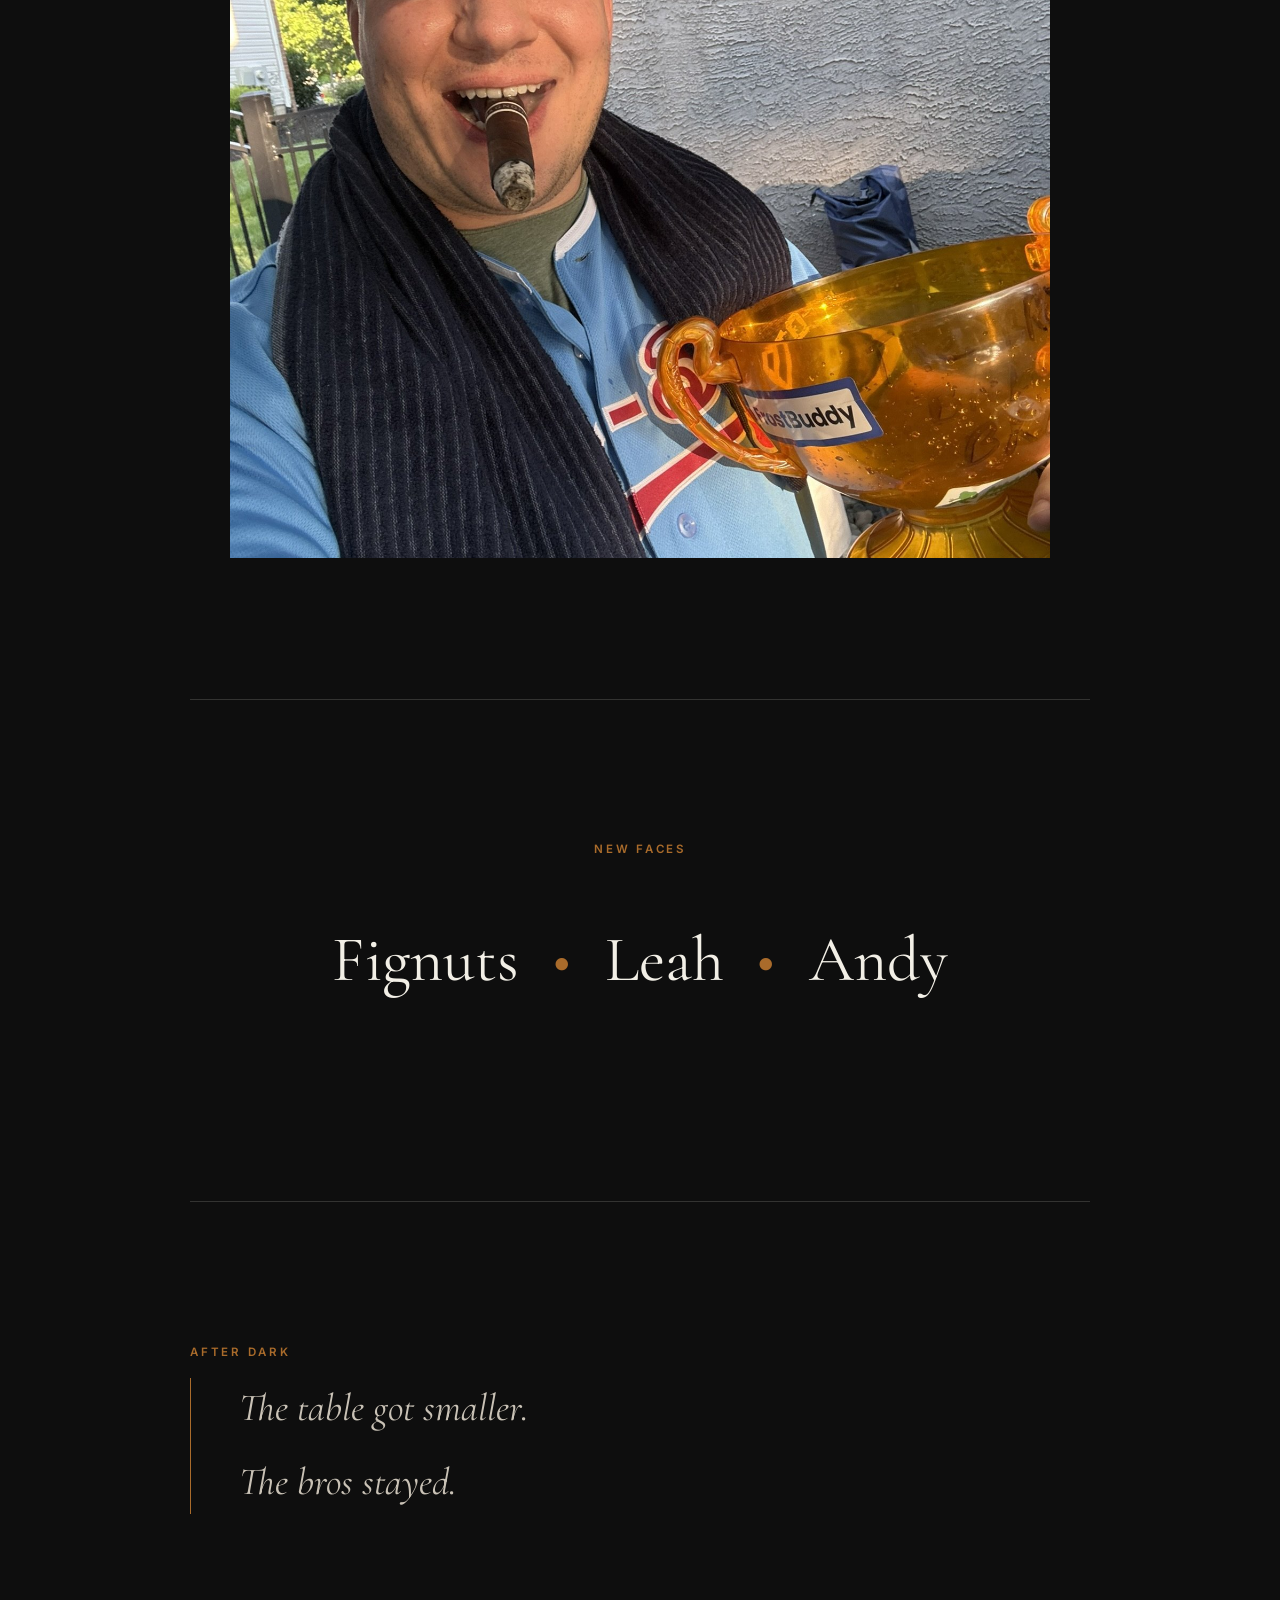
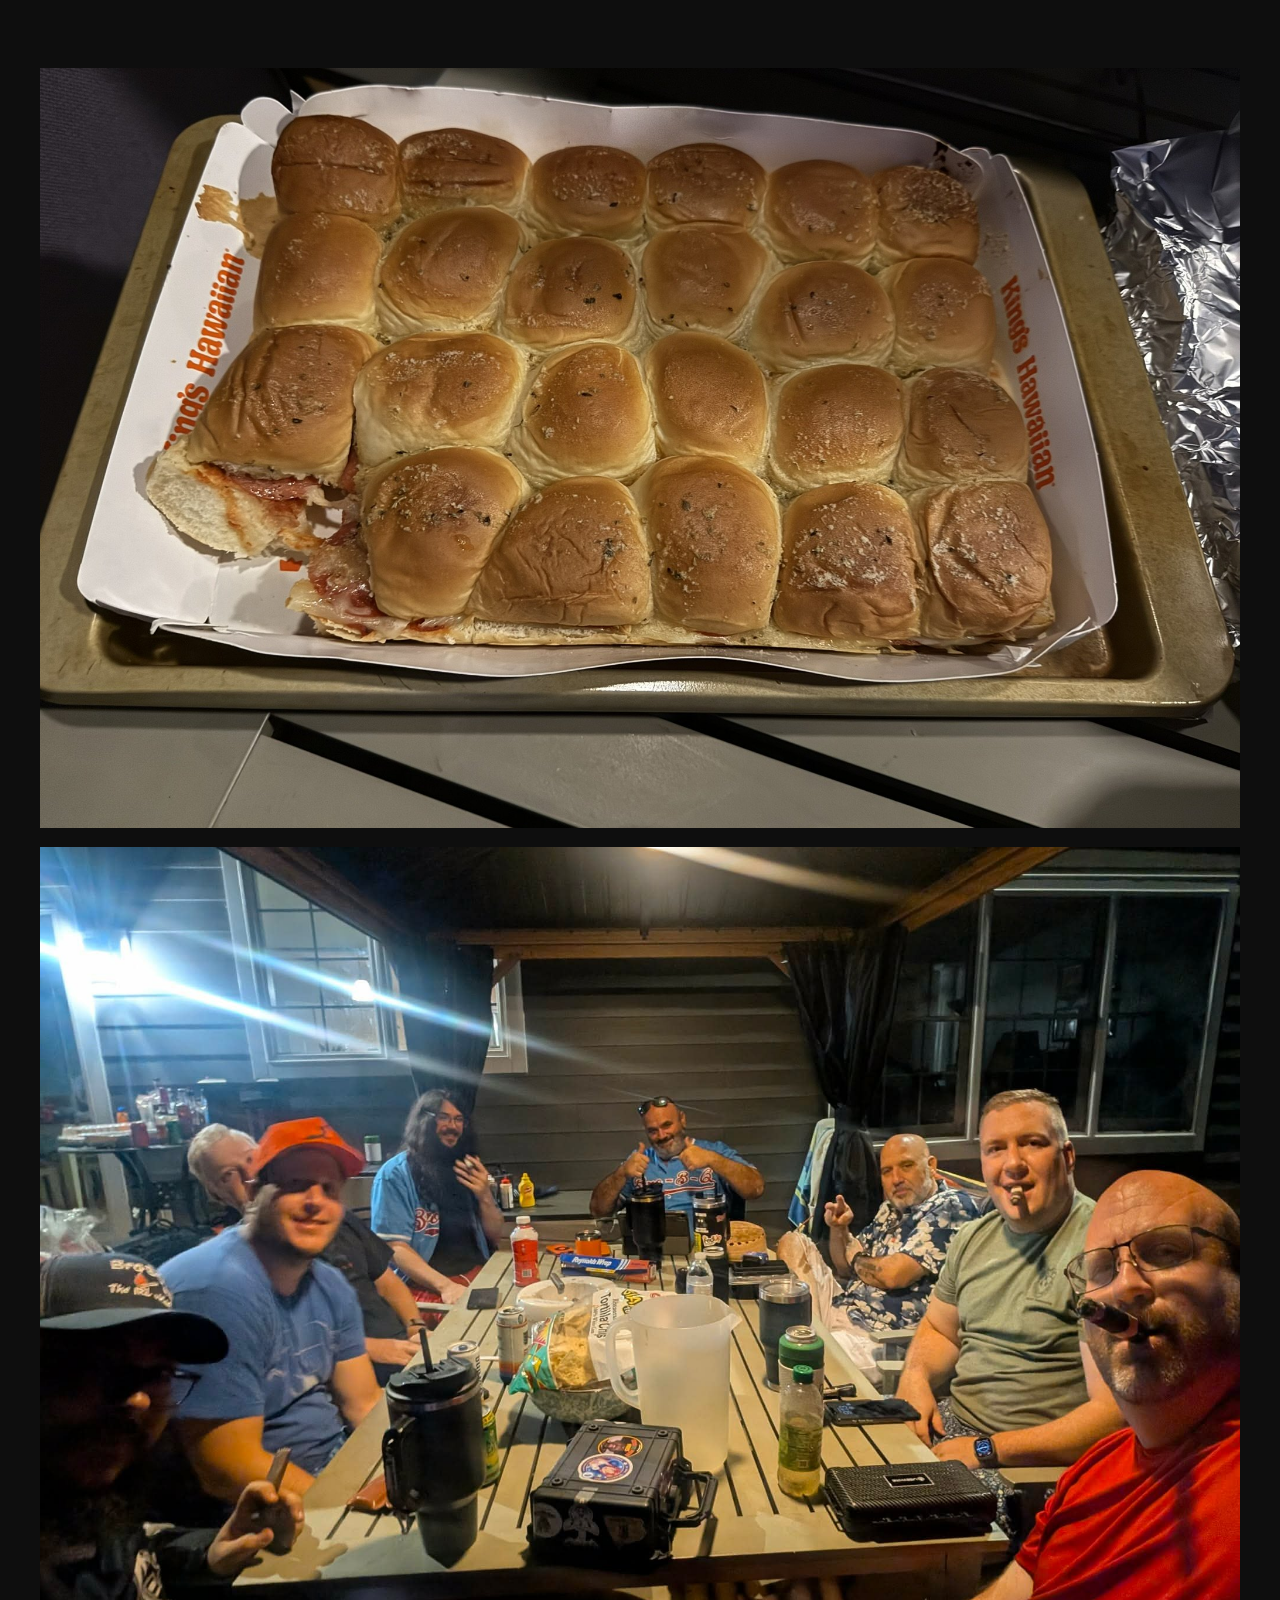
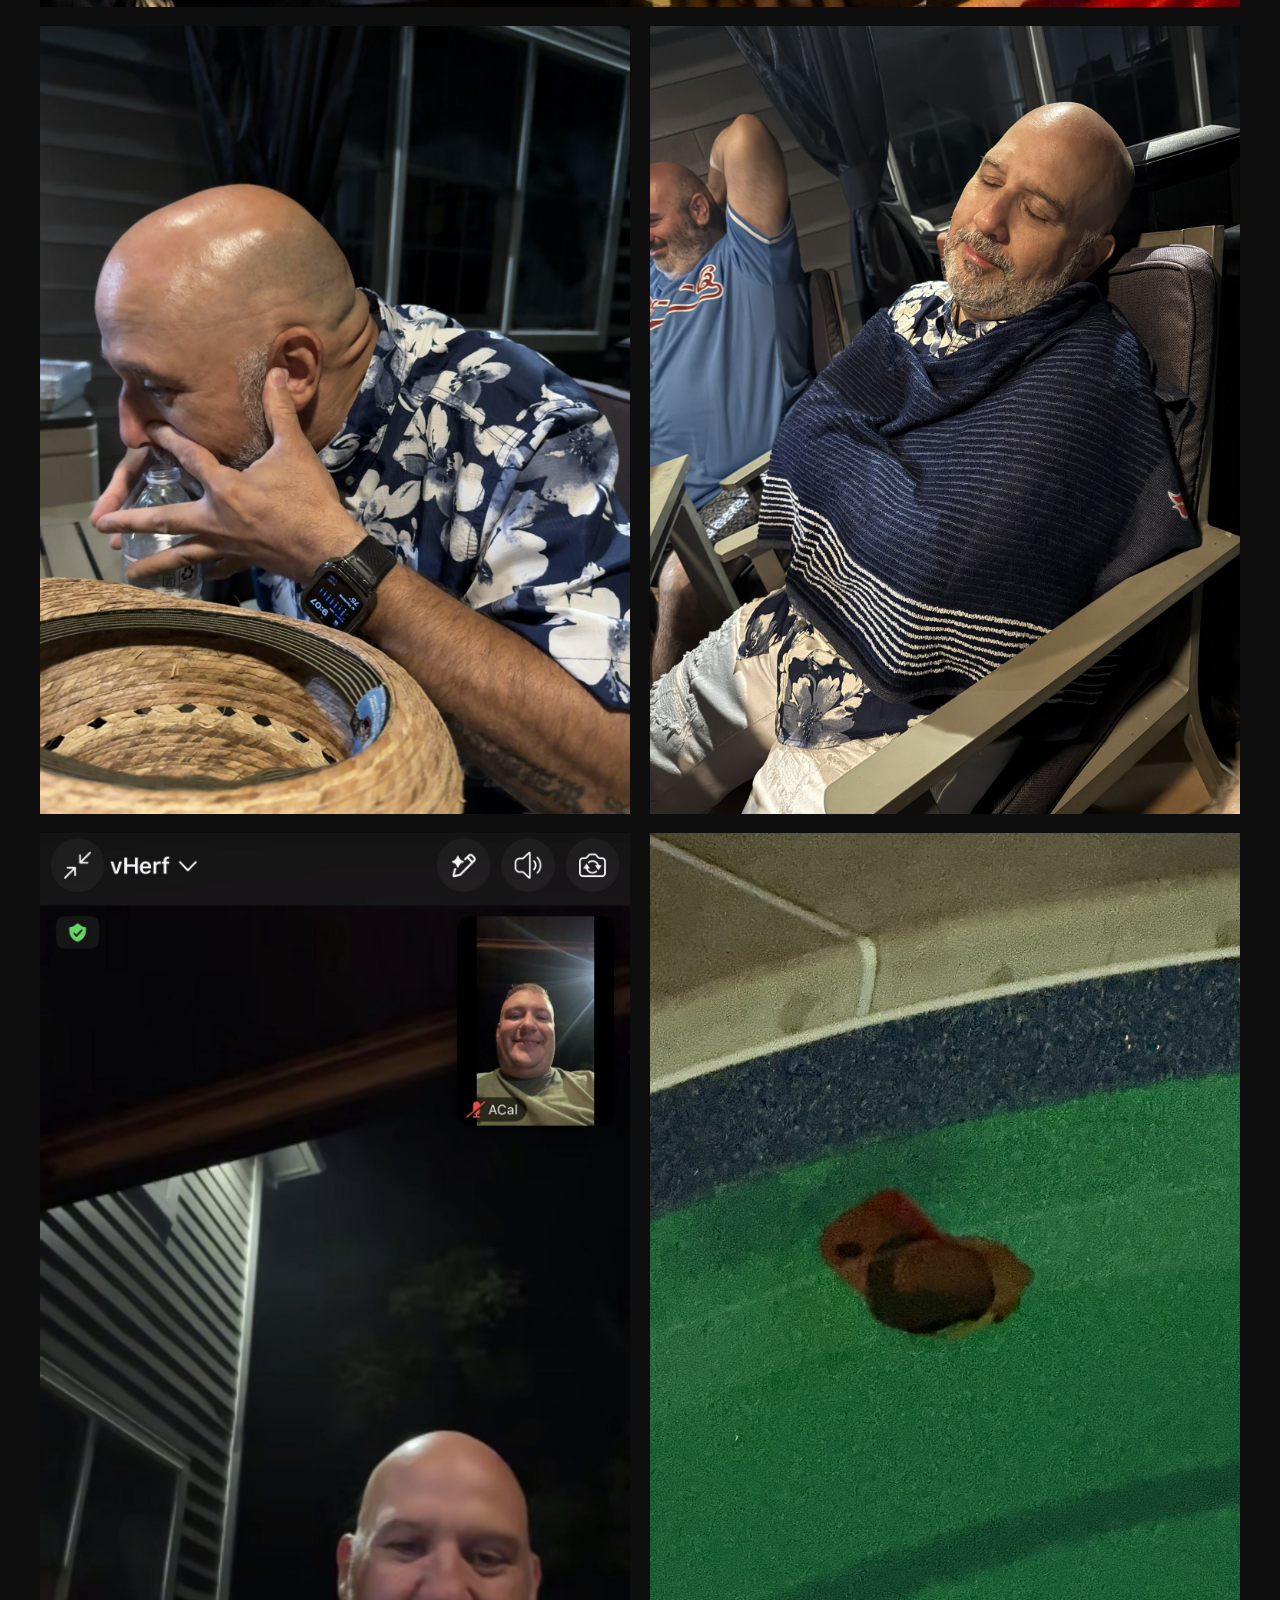
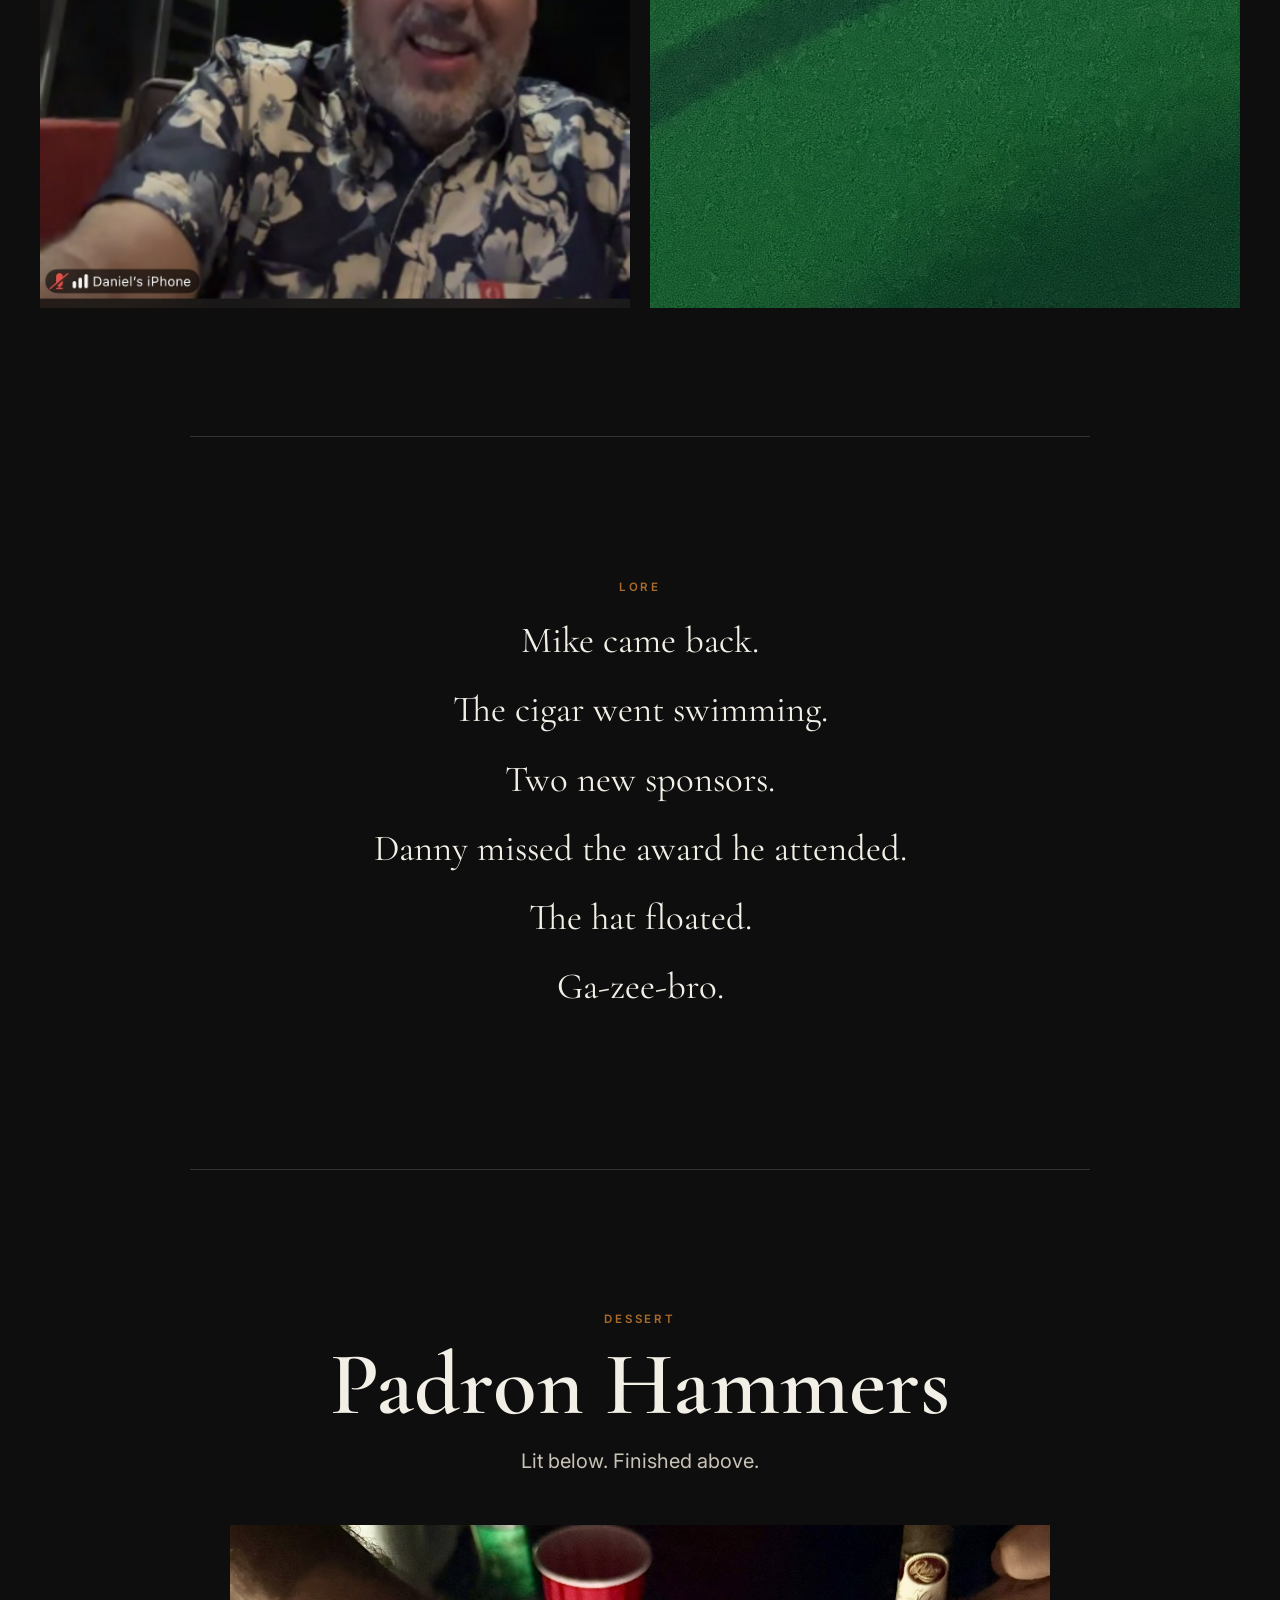
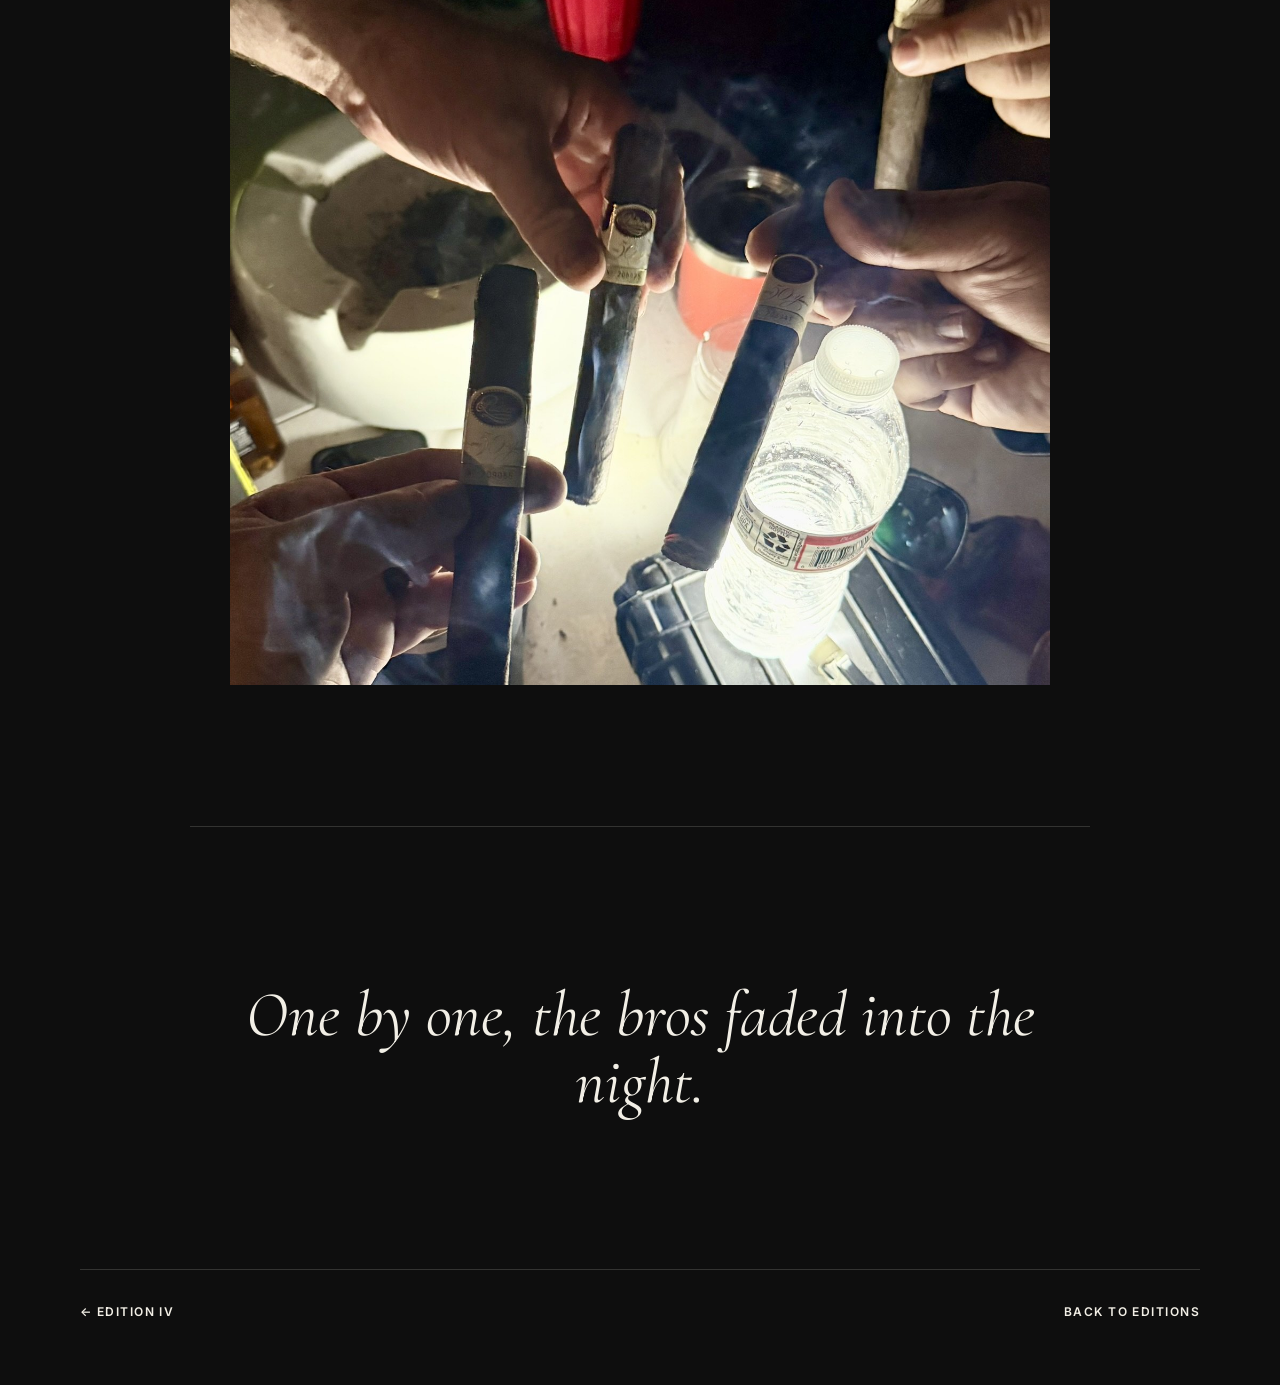
<file: editions/v/index.html>
<!doctype html>
<html lang="en">
<head>
  <meta charset="utf-8">
  <meta name="viewport" content="width=device-width,initial-scale=1">
  <meta name="theme-color" content="#0e0e0e">
  <meta name="description" content="BRO-B-Q Edition V — A few more pulled up a chair.">
  <meta name="robots" content="noindex, nofollow">
  <meta property="og:type" content="article">
  <meta property="og:title" content="Edition V · BRO-B-Q">
  <meta property="og:description" content="A few more pulled up a chair.">
  <meta property="og:url" content="https://brobq.net/editions/v/">
  <meta property="og:image" content="https://brobq.net/assets/images/editions/v/hero.jpg">
  <meta name="twitter:card" content="summary_large_image">
  <title>Edition V · BRO-B-Q</title>
  <link rel="preconnect" href="https://fonts.googleapis.com">
  <link rel="preconnect" href="https://fonts.gstatic.com" crossorigin>
  <link href="https://fonts.googleapis.com/css2?family=Cormorant+Garamond:ital,wght@0,500;0,600;0,700;1,500;1,600&family=Inter:wght@400;500;600&display=swap" rel="stylesheet">
  <link rel="stylesheet" href="../../assets/css/edition.css">
</head>
<body><main>
  <section class="hero">
    <img src="../../assets/images/editions/v/hero.jpg" alt="BRO-B-Q Edition V group gathered beside the pool">
    <div class="shade"></div>
    <div class="hero-copy">
      <a class="back-link" href="../">← Back to Editions</a>
      <p class="eyebrow">BRO-B-Q · MMXXVI</p>
      <h1>Edition V</h1>
      <p class="thesis">A few more pulled up a chair.</p>
    </div>
  </section>

  <section class="section">
    <p class="label">What Changed</p>
    <div class="changed">
      <p>The towels arrived.</p>
      <p>Rich got the Champion's Jersey.</p>
      <p>The Cup found a new Bro.</p>
    </div>
  </section>

  <section class="section story">
    <p class="label">The Story</p>
    <blockquote>
      <p>Some came back. Some came for the first time.</p>
      <p>The table filled in.</p>
      <p>There was room.</p>
    </blockquote>
  </section>

  <section class="gallery" aria-label="Edition V, from the first cigars to dinner">
    <figure class="wide"><img loading="lazy" src="../../assets/images/editions/v/day-hang.jpg" alt="Bros smoking cigars together under the canopies early in Edition V"></figure>
    <figure class="portrait"><img loading="lazy" src="../../assets/images/editions/v/bologna-prep.jpg" alt="ACal seasoning the bologna before it went into the smoker"></figure>
    <figure class="wide"><img loading="lazy" src="../../assets/images/editions/v/spread.jpg" alt="The full Edition V food spread"></figure>
  </section>

  <section class="section artifact">
    <p class="label">Artifact</p>
    <h2>The Golf Towel</h2>
    <p>Edition V found something worth keeping.</p>
    <img loading="lazy" src="../../assets/images/editions/v/golf-towel.jpg" alt="The navy BRO-B-Q Edition V golf towel">
  </section>

  <section class="section artifact">
    <p class="label">From The Shelf</p>
    <h2>The Invitation</h2>
    <p>The day is over. The artifact stays.</p>
    <a class="poster-link" href="../../assets/images/editions/v/poster.jpg">View the Edition V poster</a>
  </section>

  <section class="section artifact">
    <p class="label">The Champion's Jersey</p>
    <h2>Rich · CHAMP 25</h2>
    <p>Custom. Secret. Orange, obviously.</p>
    <div class="artifact-pair">
      <img loading="lazy" src="../../assets/images/editions/v/champion-reveal.jpg" alt="Rich seeing the back of his orange CHAMP 25 jersey for the first time">
      <img loading="lazy" src="../../assets/images/editions/v/cup-handoff.jpg" alt="Rich wearing his orange Champion's Jersey beside ACal">
    </div>
  </section>

  <section class="section artifact">
    <p class="label">The Brokayest Bro · 2026</p>
    <h2>ACal</h2>
    <p>Eight to eleven seconds. The Cup found ACal.</p>
    <img loading="lazy" src="../../assets/images/editions/v/acal-cup.jpg" alt="ACal holding the Brokayest Bro cup at Edition V">
  </section>

  <section class="section centered">
    <p class="label">New Faces</p>
    <p class="names">Fignuts <span>•</span> Leah <span>•</span> Andy</p>
  </section>

  <section class="section story">
    <p class="label">After Dark</p>
    <blockquote>
      <p>The table got smaller.</p>
      <p>The bros stayed.</p>
    </blockquote>
  </section>

  <section class="gallery" aria-label="Edition V after dark">
    <figure class="wide"><img loading="lazy" src="../../assets/images/editions/v/martybro-sliders.jpg" alt="MartyBro's pepperoni Italian sliders arriving near sunset"></figure>
    <figure class="wide"><img loading="lazy" src="../../assets/images/editions/v/night-group.jpg" alt="The bros gathered around the table under the Ga-zee-bro after dark"></figure>
    <figure><img loading="lazy" src="../../assets/images/editions/v/cigar-table.jpg" alt="A late cigar-table moment at Edition V"></figure>
    <figure><img loading="lazy" src="../../assets/images/editions/v/danny-towel.jpg" alt="Danny resting beneath a towel late at Edition V"></figure>
    <figure><img loading="lazy" src="../../assets/images/editions/v/vherf.jpg" alt="The vHerf joining Edition V by phone"></figure>
    <figure><img loading="lazy" src="../../assets/images/editions/v/floating-hat.jpg" alt="A hat floating in the pool after dark"></figure>
  </section>

  <section class="section lore">
    <p class="label">Lore</p>
    <p>Mike came back.</p>
    <p>The cigar went swimming.</p>
    <p>Two new sponsors.</p>
    <p>Danny missed the award he attended.</p>
    <p>The hat floated.</p>
    <p>Ga-zee-bro.</p>
  </section>

  <section class="section artifact">
    <p class="label">Dessert</p>
    <h2>Padron Hammers</h2>
    <p>Lit below. Finished above.</p>
    <img loading="lazy" src="../../assets/images/editions/v/padron-hammers.jpg" alt="Four Padron cigars raised together after dark at Edition V">
  </section>

  <section class="closing"><p>One by one, the bros faded into the night.</p></section>
  <nav class="edition-nav" aria-label="Edition navigation">
    <a href="../iv/">← Edition IV</a><a href="../">Back to Editions</a>
  </nav>
</main></body></html>
</file>
<file: assets/css/home.css>
:root {
  --pit-black: #0b0b0b;
  --bone: #f2efe6;
  --ash: #c8c0b4;
  --smoke: #78736d;
  --bourbon: #ad7132;
  --line: rgba(242, 239, 230, 0.16);
}

* {
  box-sizing: border-box;
}

html,
body {
  min-height: 100%;
  margin: 0;
  background: var(--pit-black);
}

body {
  color: var(--bone);
  font-family: "Inter", sans-serif;
}

button,
input {
  font: inherit;
}

button {
  cursor: pointer;
}

[hidden] {
  display: none !important;
}

.gate {
  position: relative;
  min-height: 100svh;
  display: grid;
  place-items: center;
  overflow: hidden;
  background:
    url("../images/BROBQ_V_Invite.png")
    76% center / cover no-repeat;
}

.gate-shade {
  position: absolute;
  inset: 0;
  background:
    linear-gradient(to bottom, rgba(0, 0, 0, 0.5), rgba(0, 0, 0, 0.82)),
    linear-gradient(to right, rgba(0, 0, 0, 0.72), rgba(0, 0, 0, 0.18));
}

.gate-glow {
  position: absolute;
  inset: 0;
  opacity: 0;
  pointer-events: none;
  background:
    radial-gradient(
      circle at 50% 46%,
      rgba(195, 107, 35, 0.48),
      rgba(195, 107, 35, 0.08) 32%,
      transparent 62%
    );
}

.gate.is-opening .gate-glow {
  animation: fire-glow 0.9s ease both;
}

.gate-inner {
  position: relative;
  z-index: 1;
  width: min(90%, 560px);
  padding: 2rem 1rem;
  text-align: center;
  animation: rise-in 0.8s ease both;
}

.kicker {
  margin: 0 0 0.8rem;
  color: var(--bourbon);
  font-size: 0.72rem;
  font-weight: 600;
  letter-spacing: 0.28em;
  text-transform: uppercase;
}

h1,
h2 {
  margin: 0;
  font-family: "Cormorant Garamond", serif;
  line-height: 0.92;
}

h1 {
  font-size: clamp(4.2rem, 19vw, 8.5rem);
  white-space: nowrap;
}

h2 {
  font-size: clamp(4rem, 15vw, 7rem);
}

.tagline {
  margin: 1.15rem 0 0;
  color: var(--ash);
  font-family: "Cormorant Garamond", serif;
  font-size: clamp(1.25rem, 4.6vw, 1.8rem);
  letter-spacing: 0.1em;
  text-transform: uppercase;
}

.rule {
  width: min(240px, 60%);
  height: 1px;
  margin: 2.25rem auto;
  background:
    linear-gradient(
      to right,
      transparent,
      rgba(173, 113, 50, 0.85),
      transparent
    );
}

.gate-note {
  margin: 0;
  color: var(--smoke);
  font-size: 0.86rem;
  letter-spacing: 0.08em;
  text-transform: uppercase;
}

.prompt {
  margin: 0.7rem 0 1.25rem;
  font-family: "Cormorant Garamond", serif;
  font-size: 1.65rem;
}

.phrase-form {
  display: grid;
  grid-template-columns: 1fr auto;
  width: min(100%, 430px);
  margin: 0 auto;
  border-bottom: 1px solid rgba(242, 239, 230, 0.42);
}

.phrase-form:focus-within {
  border-color: var(--bourbon);
}

.phrase-form input {
  min-width: 0;
  border: 0;
  outline: 0;
  padding: 0.95rem 0.15rem;
  background: transparent;
  color: var(--bone);
  font-size: 1rem;
  letter-spacing: 0.06em;
}

.phrase-form button {
  border: 0;
  padding: 0.95rem 0 0.95rem 1.5rem;
  background: transparent;
  color: var(--bourbon);
  font-size: 0.72rem;
  font-weight: 600;
  letter-spacing: 0.2em;
  text-transform: uppercase;
}

.gate-message {
  min-height: 1.5rem;
  margin: 1.25rem 0 0;
  color: var(--ash);
  font-family: "Cormorant Garamond", serif;
  font-size: 1.15rem;
}

.gate-message.success {
  color: var(--bourbon);
  font-size: 1.3rem;
}

.gate.is-opening .gate-inner {
  animation: open-door 0.9s ease forwards;
}

.clubhouse,
.chapters {
  position: fixed;
  inset: 0;
  overflow-y: auto;
  min-height: 100dvh;
  padding: 2rem 1.25rem;
  display: flex;
  align-items: center;
  justify-content: center;
  background:
    radial-gradient(circle at top, rgba(173, 113, 50, 0.1), transparent 38%),
    var(--pit-black);
}

.clubhouse-inner,
.chapters-inner {
  width: min(760px, 100%);
  margin: auto;
  text-align: center;
  animation: clubhouse-in 0.75s ease both;
}

.clubhouse-nav,
.edition-list {
  display: grid;
  margin-top: 3rem;
  border-top: 1px solid var(--line);
}

.clubhouse-nav a,
.menu-link,
.edition-list a,
.edition-locked {
  display: flex;
  align-items: center;
  justify-content: space-between;
  gap: 1rem;
  width: 100%;
  padding: 1.35rem 0.25rem;
  border: 0;
  border-bottom: 1px solid var(--line);
  background: transparent;
  color: var(--bone);
  text-decoration: none;
  text-align: left;
}

.clubhouse-nav a,
.menu-link {
  opacity: 0;
  transform: translateY(10px);
  animation: menu-item-in 0.45s ease forwards;
}

.clubhouse-nav > :nth-child(1) {
  animation-delay: 0.1s;
}

.clubhouse-nav > :nth-child(2) {
  animation-delay: 0.2s;
}

.clubhouse-nav > :nth-child(3) {
  animation-delay: 0.3s;
}

.clubhouse-nav > :nth-child(4) {
  animation-delay: 0.4s;
}

.clubhouse-nav > :nth-child(5) {
  animation-delay: 0.5s;
}

.clubhouse-nav a:hover,
.clubhouse-nav a:focus-visible,
.menu-link:hover,
.menu-link:focus-visible,
.edition-list a:hover,
.edition-list a:focus-visible {
  color: var(--bourbon);
  padding-left: 0.6rem;
}

.menu-title,
.edition-list span {
  font-family: "Cormorant Garamond", serif;
  font-size: clamp(1.7rem, 6vw, 2.45rem);
}

.menu-meta,
.edition-list small {
  color: var(--smoke);
  font-family: "Inter", sans-serif;
  font-size: 0.64rem;
  font-weight: 600;
  letter-spacing: 0.16em;
  text-transform: uppercase;
}

.edition-locked {
  color: rgba(242, 239, 230, 0.48);
}

.reset-gate {
  margin-top: 2.5rem;
  border: 0;
  border-bottom: 1px solid var(--smoke);
  padding: 0.35rem 0;
  background: transparent;
  color: var(--smoke);
  font-size: 0.68rem;
  letter-spacing: 0.16em;
  text-transform: uppercase;
}

.sr-only {
  position: absolute;
  width: 1px;
  height: 1px;
  padding: 0;
  margin: -1px;
  overflow: hidden;
  clip: rect(0, 0, 0, 0);
  white-space: nowrap;
  border: 0;
}

@keyframes rise-in {
  from {
    opacity: 0;
    transform: translateY(16px);
  }

  to {
    opacity: 1;
    transform: none;
  }
}

@keyframes fire-glow {
  0% {
    opacity: 0;
  }

  45% {
    opacity: 1;
  }

  100% {
    opacity: 0.35;
  }
}

@keyframes open-door {
  0% {
    opacity: 1;
    transform: scale(1);
  }

  60% {
    opacity: 1;
    transform: scale(1.012);
  }

  100% {
    opacity: 0;
    transform: scale(1.025);
  }
}

@keyframes clubhouse-in {
  from {
    opacity: 0;
    transform: translateY(12px);
  }

  to {
    opacity: 1;
    transform: none;
  }
}

@keyframes menu-item-in {
  to {
    opacity: 1;
    transform: none;
  }
}

@media (max-width: 480px) {
  .gate {
    background-position: 79% center;
  }

  .gate-inner {
    width: 95%;
  }

  h1 {
    font-size: clamp(3.7rem, 18vw, 5.3rem);
  }

  .tagline {
    font-size: 1rem;
  }

  .clubhouse,
  .chapters {
    padding: 1.25rem 1rem;
  }

  .clubhouse-nav,
  .edition-list {
    margin-top: 2.2rem;
  }
}

@media (prefers-reduced-motion: reduce) {
  .gate-inner,
  .gate.is-opening .gate-inner,
  .gate.is-opening .gate-glow,
  .clubhouse-inner,
  .chapters-inner,
  .clubhouse-nav a,
  .menu-link {
    animation: none;
    opacity: 1;
    transform: none;
  }
}
</file>
<file: assets/css/charter.css>
:root {
  --pit-black: #0b0b0b;
  --bone: #f2efe6;
  --ash: #c8c0b4;
  --smoke: #78736d;
  --bourbon: #ad7132;
  --line: rgba(242, 239, 230, 0.16);
}

* {
  box-sizing: border-box;
}

html {
  background: var(--pit-black);
  scroll-behavior: smooth;
}

body {
  margin: 0;
  background:
    radial-gradient(circle at top, rgba(173, 113, 50, 0.10), transparent 34%),
    var(--pit-black);
  color: var(--bone);
  font-family: "Inter", sans-serif;
}

.charter-hero {
  width: min(920px, 100%);
  margin: 0 auto;
  padding: 2.25rem 1.25rem 5rem;
  text-align: center;
  animation: fade-up 0.7s ease both;
}

.back-link {
  display: inline-block;
  margin-bottom: 4rem;
  color: var(--smoke);
  text-decoration: none;
  font-size: 0.7rem;
  letter-spacing: 0.17em;
  text-transform: uppercase;
}

.back-link:hover,
.back-link:focus-visible {
  color: var(--bourbon);
}

.kicker {
  margin: 0 0 0.75rem;
  color: var(--bourbon);
  font-size: 0.72rem;
  font-weight: 600;
  letter-spacing: 0.28em;
  text-transform: uppercase;
}

h1,
h2 {
  margin: 0;
  font-family: "Cormorant Garamond", serif;
}

h1 {
  font-size: clamp(4.25rem, 16vw, 8rem);
  line-height: 0.92;
}

.charter-list {
  width: min(920px, 100%);
  margin: 0 auto;
  padding: 0 1.25rem;
  border-top: 1px solid var(--line);
}

.charter-list article {
  display: grid;
  grid-template-columns: 56px 1fr;
  gap: 1rem;
  align-items: start;
  padding: 2.6rem 0;
  border-bottom: 1px solid var(--line);
  animation: fade-up 0.7s ease both;
}

.charter-list article:nth-child(2) { animation-delay: 0.05s; }
.charter-list article:nth-child(3) { animation-delay: 0.10s; }
.charter-list article:nth-child(4) { animation-delay: 0.15s; }
.charter-list article:nth-child(5) { animation-delay: 0.20s; }
.charter-list article:nth-child(6) { animation-delay: 0.25s; }
.charter-list article:nth-child(7) { animation-delay: 0.30s; }

.number {
  color: var(--bourbon);
  font-family: "Cormorant Garamond", serif;
  font-size: 1.35rem;
  line-height: 1;
  padding-top: 0.35rem;
}

.charter-list h2 {
  max-width: 760px;
  font-size: clamp(2.2rem, 7vw, 4.25rem);
  line-height: 1;
}

.closing {
  padding: 8rem 1.25rem 9rem;
  text-align: center;
}

.closing p {
  margin: 0.15rem 0;
  font-family: "Cormorant Garamond", serif;
  font-size: clamp(2.6rem, 9vw, 5.25rem);
  line-height: 1;
}

.closing p:last-child {
  color: var(--bourbon);
}

@keyframes fade-up {
  from {
    opacity: 0;
    transform: translateY(14px);
  }

  to {
    opacity: 1;
    transform: translateY(0);
  }
}

@media (max-width: 520px) {
  .charter-hero {
    padding-top: 1.75rem;
    padding-bottom: 4rem;
  }

  .back-link {
    margin-bottom: 3.25rem;
  }

  .charter-list article {
    grid-template-columns: 40px 1fr;
    gap: 0.85rem;
    padding: 2.25rem 0;
  }

  .charter-list h2 {
    font-size: clamp(2rem, 10vw, 3.4rem);
  }

  .closing {
    padding-top: 6.5rem;
  }
}

@media (prefers-reduced-motion: reduce) {
  .charter-hero,
  .charter-list article {
    animation: none;
  }
}
</file>
<file: assets/css/locker.css>
:root{
  --pit:#0e0e0e;
  --bone:#f2efe6;
  --smoke:#68655f;
  --ash:#c9c2b6;
  --bourbon:#a96b2b;
  --rule:rgba(242,239,230,.16);
}
*{box-sizing:border-box}
html{background:var(--pit);color:var(--bone);scroll-behavior:smooth}
body{margin:0;background:var(--pit);color:var(--bone);font-family:Inter,system-ui,sans-serif}
a{color:inherit}
main{width:min(1120px,100%);margin:0 auto;padding:0 22px}
.back-link,.artifact-link{font-size:.72rem;letter-spacing:.12em;text-transform:uppercase;text-decoration:none;color:var(--ash)}
.back-link:hover,.artifact-link:hover{color:var(--bourbon)}
.eyebrow,.artifact-meta,.artifact-type,.status{font-size:.68rem;font-weight:600;letter-spacing:.19em;text-transform:uppercase}
.eyebrow,.artifact-meta{color:var(--ash)}
.locker-hero,.garage-hero{min-height:72svh;display:flex;flex-direction:column;justify-content:center;border-bottom:1px solid var(--rule);position:relative}
.locker-hero .back-link,.garage-hero .back-link{position:absolute;top:30px;left:0}
h1,h2,h3{font-family:"Cormorant Garamond",Georgia,serif;margin:0;font-weight:600}
h1{font-size:clamp(4rem,12vw,8rem);line-height:.88;letter-spacing:-.045em}
.hero-line{font-family:"Cormorant Garamond",Georgia,serif;font-size:clamp(1.45rem,4vw,2.25rem);font-style:italic;color:var(--ash);margin:22px 0 0}
.intro,.garage-note{padding:72px 0;border-bottom:1px solid var(--rule);font-family:"Cormorant Garamond",Georgia,serif;font-size:clamp(1.7rem,4vw,2.7rem);line-height:1.15}
.intro p,.garage-note p{margin:.2em 0}
.collection,.legacy,.bench{padding:86px 0 0}
.section-heading{margin-bottom:38px}
.section-heading h2{font-size:clamp(2.4rem,6vw,4.5rem);line-height:.95;max-width:760px}
.artifact{display:grid;grid-template-columns:1fr 1.15fr;gap:46px;align-items:center;padding:54px 0;border-top:1px solid var(--rule)}
.artifact--image-right .artifact-copy{order:1}.artifact--image-right figure{order:2}
.artifact figure,.legacy-card figure{margin:0;overflow:hidden;background:#151515}
.artifact img,.legacy-card img{display:block;width:100%;height:100%;max-height:560px;object-fit:cover}
.artifact--towel figure{aspect-ratio:4/3}
.artifact--towel img{transform:scale(1.55);object-position:50% 62%}
.artifact h3,.legacy-card h3,.concept-card h3{font-size:clamp(2.2rem,5vw,4rem);line-height:.95;margin:8px 0 12px}
.artifact-type{color:var(--bourbon);margin:0 0 22px}
.artifact-copy>p:not(.artifact-meta):not(.artifact-type),.legacy-copy>p,.concept-card p{color:var(--ash);line-height:1.7;max-width:560px}
.artifact-link{display:inline-block;margin-top:18px}
.artifact--pending{min-height:360px}.pending-mark{font-family:"Cormorant Garamond",Georgia,serif;font-size:clamp(8rem,22vw,17rem);text-align:center;color:rgba(242,239,230,.06);line-height:1}
.quiet{color:var(--smoke)!important}
.legacy{padding-bottom:70px}
.legacy-card{display:grid;grid-template-columns:.9fr 1.1fr;gap:42px;align-items:center;padding:54px 0;border-top:1px solid var(--rule)}
.legacy-images{display:grid;grid-template-columns:1fr 1fr;gap:12px}
.rack-lineage{display:grid;gap:30px}
.rack-entry{display:grid;gap:10px}
.rack-label{margin:0;color:var(--bourbon);font-size:.68rem;font-weight:600;letter-spacing:.19em;text-transform:uppercase}
.cup-card{grid-template-columns:1.1fr .9fr}
.cup-cutout{background:radial-gradient(circle at 50% 48%,rgba(169,107,43,.13),rgba(21,21,21,0) 68%),#151515!important}
.cup-cutout img{object-fit:contain;padding:clamp(18px,4vw,44px)}
.locker-footer,.garage-footer{padding:70px 0 36px;border-top:1px solid var(--rule);text-align:center;color:var(--smoke);font-size:.72rem;letter-spacing:.14em;text-transform:uppercase;position:relative}
.garage-key{display:inline-flex;width:24px;height:24px;align-items:center;justify-content:center;margin-top:30px;text-decoration:none;color:var(--bourbon);opacity:.20;font-size:20px;transition:opacity .2s ease,transform .2s ease}
.garage-key:hover,.garage-key:focus-visible{opacity:.85;transform:rotate(-8deg)}
.garage-page{background:radial-gradient(circle at 75% 15%,rgba(169,107,43,.08),transparent 34%),var(--pit)}
.garage-hero h1{max-width:900px}
.bench{display:grid;grid-template-columns:1fr 1fr;gap:14px;padding-bottom:60px}
.bench .section-heading{grid-column:1/-1}
.concept-card{min-height:310px;border:1px solid var(--rule);padding:34px;display:flex;flex-direction:column;justify-content:flex-end;background:rgba(242,239,230,.018)}
.concept-card--empty{border-style:dashed}
.status{color:var(--bourbon);margin-bottom:auto}
.status-key{border-top:1px solid var(--rule);padding:46px 0 76px;display:grid;grid-template-columns:1fr 1fr;gap:10px 28px;color:var(--smoke);font-size:.8rem}
.status-key p{margin:0}.status-key strong{color:var(--ash);font-weight:500}
@media(max-width:720px){
  main{padding:0 18px}
  .locker-hero,.garage-hero{min-height:68svh}
  .artifact,.legacy-card,.cup-card{grid-template-columns:1fr;gap:24px;padding:40px 0}
  .artifact--image-right .artifact-copy,.artifact--image-right figure{order:initial}
  .artifact figure{order:-1!important}
  .legacy-images{gap:8px}
  .bench{grid-template-columns:1fr}
  .bench .section-heading{grid-column:auto}
  .concept-card{min-height:250px;padding:26px}
  .status-key{grid-template-columns:1fr}
}
@media(prefers-reduced-motion:reduce){html{scroll-behavior:auto}.garage-key{transition:none}}
</file>
<file: assets/css/editions.css>
:root{--black:#0b0b0b;--bone:#f2efe6;--ash:#c8c0b4;--smoke:#77726b;--bourbon:#ad7132;--line:rgba(242,239,230,.15)}
*{box-sizing:border-box}html{background:var(--black);scroll-behavior:smooth}body{margin:0;background:var(--black);color:var(--bone);font-family:Inter,sans-serif}.back-link{color:var(--smoke);font-size:.69rem;letter-spacing:.16em;text-decoration:none;text-transform:uppercase}.back-link:hover{color:var(--bourbon)}.kicker{margin:0;color:var(--bourbon);font-size:.72rem;font-weight:600;letter-spacing:.27em;text-transform:uppercase}h1{margin:0;font-family:"Cormorant Garamond",serif}
.contents{width:min(900px,100%);margin:auto;padding:2rem 1.25rem 6rem}.contents .back-link{display:inline-block;margin-bottom:4rem}.contents h1{margin-top:.7rem;font-size:clamp(4.4rem,16vw,8rem);line-height:.9}.contents-intro{margin:1.35rem 0 4rem;color:var(--ash);font-family:"Cormorant Garamond",serif;font-size:clamp(1.4rem,4vw,2rem);font-style:italic}.edition-list{border-top:1px solid var(--line)}.edition-list>a,.edition-list>div{display:flex;align-items:center;justify-content:space-between;gap:1.5rem;padding:1.75rem .2rem;border-bottom:1px solid var(--line);color:var(--bone);text-decoration:none}.edition-list a:hover{color:var(--bourbon)}.edition-list span{display:grid;gap:.22rem}.edition-list small{color:var(--bourbon);font-size:.65rem;letter-spacing:.18em}.edition-list strong{font-family:"Cormorant Garamond",serif;font-size:clamp(2rem,6vw,3rem);font-weight:600}.edition-list em{color:var(--ash);font-family:"Cormorant Garamond",serif;font-size:1.15rem}.edition-list b{color:var(--smoke);font-size:.65rem;letter-spacing:.15em;text-transform:uppercase}
.edition-hero{position:relative;min-height:100svh;display:flex;align-items:flex-end;background-position:center;background-size:cover}.hero-shade{position:absolute;inset:0;background:linear-gradient(to bottom,rgba(0,0,0,.22),rgba(0,0,0,.86))}.hero-copy{position:relative;width:min(1100px,100%);margin:0 auto;padding:2rem 1.25rem 5.5rem}.hero-copy .back-link{display:inline-block;margin-bottom:3rem;color:rgba(242,239,230,.68)}.hero-copy h1{max-width:900px;margin-top:.75rem;font-size:clamp(4rem,13vw,8.5rem);line-height:.88}.hero-line{max-width:760px;margin:1.5rem 0 0;color:var(--bone);font-family:"Cormorant Garamond",serif;font-size:clamp(1.45rem,4.5vw,2.35rem);font-style:italic}
.opening{width:min(850px,100%);margin:auto;padding:7rem 1.25rem;text-align:center}.opening p{margin:.15rem 0;font-family:"Cormorant Garamond",serif;font-size:clamp(2.25rem,7vw,4.8rem);line-height:1}.opening p:last-of-type{color:var(--bourbon)}.date-place{margin-top:3rem;color:var(--smoke);font-size:.7rem;letter-spacing:.14em;text-transform:uppercase}.date-place span{margin:0 .65rem;color:var(--bourbon)}
.photo-feature,.photo-pair,.photo-three{width:min(1180px,100%);margin:0 auto;padding:clamp(.4rem,1.2vw,.8rem) 1.25rem}.photo-pair{display:grid;grid-template-columns:1fr 1fr;gap:clamp(.8rem,2vw,1.5rem)}.photo-three{display:grid;grid-template-columns:repeat(3,1fr);gap:clamp(.8rem,2vw,1.5rem)}.photo-button{display:block;width:100%;border:0;padding:0;background:none;cursor:zoom-in;overflow:hidden}.photo-button img{display:block;width:100%;height:100%;max-height:82vh;object-fit:cover;transition:transform .35s ease}.photo-button:hover img{transform:scale(1.015)}.photo-pair .photo-button{aspect-ratio:4/3}.photo-three .photo-button{aspect-ratio:3/4}.photo-feature .photo-button img{min-height:44vh}
.closing{padding:9rem 1.25rem;text-align:center}.closing p{margin:0;color:var(--bourbon);font-family:"Cormorant Garamond",serif;font-size:clamp(2.8rem,8vw,5.5rem)}.edition-nav{display:flex;justify-content:space-between;gap:1rem;width:min(1180px,calc(100% - 2.5rem));margin:auto;padding:2.25rem 0 4rem;border-top:1px solid var(--line)}.edition-nav a{color:var(--bone);font-family:"Cormorant Garamond",serif;font-size:clamp(1.4rem,4vw,2rem);text-decoration:none}.edition-nav a:hover{color:var(--bourbon)}
dialog{width:100vw;height:100vh;max-width:none;max-height:none;border:0;padding:3rem;background:rgba(0,0,0,.96)}dialog::backdrop{background:rgba(0,0,0,.96)}dialog img{display:block;width:100%;height:100%;object-fit:contain}#close-lightbox{position:fixed;top:1rem;right:1.25rem;border:0;background:none;color:var(--bone);font-size:2.5rem;cursor:pointer}
@media(max-width:650px){.photo-pair,.photo-three{grid-template-columns:1fr}.photo-pair .photo-button,.photo-three .photo-button{aspect-ratio:auto}.photo-button img{max-height:none}.photo-feature .photo-button img{min-height:0}.edition-nav{align-items:center}.edition-nav a{font-size:1.3rem}dialog{padding:2.7rem .6rem .6rem}}
@media(prefers-reduced-motion:reduce){*{scroll-behavior:auto!important}.photo-button img{transition:none}}
</file>
<file: assets/css/hall.css>
:root {
  --black: #0b0b0b;
  --bone: #f2efe6;
  --ash: #c8c0b4;
  --smoke: #77726b;
  --bourbon: #ad7132;
  --line: rgba(173, 113, 50, 0.42);
}

* { box-sizing: border-box; }

html {
  background: var(--black);
  scroll-behavior: smooth;
}

body {
  margin: 0;
  color: var(--bone);
  background:
    radial-gradient(circle at 50% 0%, rgba(173,113,50,.08), transparent 26%),
    var(--black);
  font-family: "Inter", sans-serif;
}

main {
  min-height: 100vh;
}

.hall-hero {
  width: min(1060px, 100%);
  margin: 0 auto;
  padding: 2rem 1.25rem 5.5rem;
  text-align: center;
  animation: rise .7s ease both;
}

.back-link {
  display: inline-block;
  margin-bottom: 4.5rem;
  color: var(--smoke);
  text-decoration: none;
  font-size: .69rem;
  letter-spacing: .17em;
  text-transform: uppercase;
}

.back-link:hover,
.back-link:focus-visible { color: var(--bourbon); }

.brand,
.section-label,
.year {
  margin: 0;
  color: var(--bourbon);
  font-size: .74rem;
  font-weight: 600;
  letter-spacing: .28em;
  text-transform: uppercase;
}

h1,
h2 {
  margin: 0;
  font-family: "Cormorant Garamond", serif;
}

h1 {
  margin-top: .75rem;
  font-size: clamp(4rem, 13vw, 8rem);
  line-height: .9;
}

.subhead {
  margin: 1.5rem 0 0;
  color: var(--ash);
  font-family: "Cormorant Garamond", serif;
  font-size: clamp(1.4rem, 4vw, 2rem);
  font-style: italic;
}

.honorees {
  width: min(1060px, 100%);
  margin: 0 auto;
  padding: 0 1.25rem;
}

.honoree {
  display: grid;
  grid-template-columns: minmax(260px, 480px) minmax(230px, 1fr);
  gap: clamp(2rem, 7vw, 6rem);
  align-items: center;
  padding: 4.5rem 0;
  border-top: 1px solid var(--line);
  animation: rise .75s ease both;
}

.honoree:nth-child(2) { animation-delay: .12s; }

.portrait-wrap {
  position: relative;
  width: min(100%, 460px);
  aspect-ratio: 1;
  margin: 0 auto;
  border: 2px solid var(--bourbon);
  border-radius: 50%;
  box-shadow: 0 0 0 8px rgba(173,113,50,.045);
  overflow: visible;
  transition: transform .25s ease, box-shadow .25s ease;
}

.portrait-wrap img {
  display: block;
  width: 100%;
  height: 100%;
  border-radius: 50%;
  object-fit: cover;
}

.honoree:hover .portrait-wrap {
  transform: scale(1.025);
  box-shadow: 0 0 0 10px rgba(173,113,50,.075);
}

.current .portrait-wrap {
  box-shadow:
    0 0 0 8px rgba(173,113,50,.07),
    0 0 60px rgba(173,113,50,.11);
}

.trophy {
  position: absolute;
  right: 2%;
  bottom: 2%;
  display: grid;
  place-items: center;
  width: 76px;
  height: 76px;
  border: 1px solid var(--bourbon);
  border-radius: 50%;
  background: var(--black);
  color: var(--bourbon);
  opacity: 0;
  animation: trophy-in .65s ease .65s forwards;
}

.trophy svg {
  width: 38px;
  height: 38px;
  fill: none;
  stroke: currentColor;
  stroke-width: 3;
  stroke-linecap: round;
  stroke-linejoin: round;
}

.honoree-copy {
  text-align: left;
}

.year {
  font-family: "Cormorant Garamond", serif;
  font-size: 1.25rem;
}

.honoree h2 {
  margin-top: .55rem;
  font-size: clamp(4rem, 9vw, 7rem);
  line-height: .9;
}

.detail {
  max-width: 430px;
  margin: 1.25rem 0 0;
  color: var(--ash);
  font-family: "Cormorant Garamond", serif;
  font-size: clamp(1.45rem, 3.5vw, 2.15rem);
  font-style: italic;
  line-height: 1.25;
}

.ogs {
  width: min(1060px, calc(100% - 2.5rem));
  margin: 1.5rem auto 0;
  padding: 4.5rem 1rem;
  border-top: 1px solid var(--line);
  text-align: center;
}

.ogs p:last-child {
  margin: 1.5rem auto 0;
  color: var(--bone);
  font-family: "Cormorant Garamond", serif;
  font-size: clamp(1.35rem, 3vw, 2rem);
  line-height: 1.7;
}

.ogs span {
  margin: 0 .42rem;
  color: var(--bourbon);
}

footer {
  padding: 6rem 1.25rem 8rem;
  text-align: center;
}

footer p {
  margin: .1rem 0;
  font-family: "Cormorant Garamond", serif;
  font-size: clamp(2.6rem, 7vw, 5rem);
  line-height: 1;
}

footer p:last-child { color: var(--bourbon); }

@keyframes rise {
  from { opacity: 0; transform: translateY(16px); }
  to { opacity: 1; transform: translateY(0); }
}

@keyframes trophy-in {
  from { opacity: 0; transform: scale(.86); }
  to { opacity: 1; transform: scale(1); }
}

@media (max-width: 720px) {
  .hall-hero { padding-bottom: 4rem; }
  .back-link { margin-bottom: 3.25rem; }

  .honoree {
    grid-template-columns: 1fr;
    gap: 2rem;
    padding: 4rem 0;
    text-align: center;
  }

  .portrait-wrap {
    width: min(86vw, 420px);
  }

  .honoree-copy { text-align: center; }

  .detail { margin-left: auto; margin-right: auto; }

  .trophy {
    width: 62px;
    height: 62px;
  }

  .trophy svg {
    width: 31px;
    height: 31px;
  }
}

@media (prefers-reduced-motion: reduce) {
  .hall-hero,
  .honoree,
  .trophy {
    animation: none;
    opacity: 1;
  }

  .honoree:hover .portrait-wrap { transform: none; }
}
</file>
<file: keepers/style.css>
body{background:#0f0f0f;color:#F2EFE6;font-family:Georgia,serif;margin:0}.center{text-align:center;max-width:700px;margin:10vh auto}.wrap{max-width:820px;margin:auto;padding:50px 24px;line-height:1.8}.hidden{display:none}.quote{font-style:italic}input{padding:12px;width:280px;background:#1b1b1b;color:#F2EFE6;border:1px solid #555}button,.button{display:inline-block;margin-top:18px;padding:12px 24px;background:#b08d57;color:#fff;text-decoration:none;border:none}blockquote{border-left:3px solid #555;padding-left:18px}
</file>
<file: assets/css/styles.css>
:root {
  --pit-black: #0e0e0e;
  --bone: #f2efe6;
  --smoke: #68655f;
  --ash: #c9c2b6;
  --bourbon: #a96b2b;
  --line: rgba(242, 239, 230, 0.16);
}

* {
  box-sizing: border-box;
}

html {
  scroll-behavior: smooth;
}

body {
  margin: 0;
  background: var(--pit-black);
  color: var(--bone);
  font-family: "Inter", sans-serif;
  line-height: 1.6;
}

img {
  max-width: 100%;
}

.hero {
  position: relative;
  min-height: 100svh;
  display: grid;
  place-items: center;
  overflow: hidden;
  text-align: center;
  background:
    url("../images/BROBQ_V_Invite.png")
    78% center / cover no-repeat;
}

.hero-overlay {
  position: absolute;
  inset: 0;
  background:
    linear-gradient(to bottom, rgba(0, 0, 0, 0.20), rgba(0, 0, 0, 0.68)),
    linear-gradient(to right, rgba(0, 0, 0, 0.48), rgba(0, 0, 0, 0.08));
}

.hero-content {
  position: relative;
  z-index: 1;
  width: min(92%, 720px);
  padding: 2rem 1rem;
  animation: hero-rise 0.9s ease both;
}

.hero-edition,
.eyebrow {
  margin: 0 0 1rem;
  color: var(--bourbon);
  font-size: 0.76rem;
  font-weight: 600;
  letter-spacing: 0.28em;
  text-transform: uppercase;
}

h1,
h2 {
  margin: 0;
  font-family: "Cormorant Garamond", serif;
  line-height: 0.95;
}

h1 {
  font-size: clamp(4.25rem, 18vw, 8.5rem);
  letter-spacing: 0.01em;
  white-space: nowrap;
}

h2 {
  font-size: clamp(3rem, 8vw, 5.75rem);
}

.hero-tagline {
  margin: 1rem 0 0.35rem;
  font-family: "Cormorant Garamond", serif;
  font-size: clamp(1.25rem, 4.8vw, 2.1rem);
  letter-spacing: 0.14em;
  text-transform: uppercase;
}

.hero-date {
  margin: 0;
  color: var(--ash);
  font-size: 0.84rem;
  letter-spacing: 0.2em;
  text-transform: uppercase;
}

.hero-button,
.button {
  display: inline-block;
  border: 1px solid var(--bourbon);
  color: var(--bone);
  text-decoration: none;
  font-size: 0.8rem;
  font-weight: 600;
  letter-spacing: 0.18em;
  text-transform: uppercase;
  transition:
    background 0.2s ease,
    color 0.2s ease,
    transform 0.2s ease;
}

.hero-button {
  margin-top: 2.5rem;
  padding: 1rem 1.65rem;
}

.hero-button:hover,
.hero-button:focus-visible,
.button:hover,
.button:focus-visible {
  background: var(--bourbon);
  color: var(--pit-black);
  transform: translateY(-2px);
}

.scroll-cue {
  position: absolute;
  z-index: 1;
  bottom: 1.25rem;
  left: 50%;
  transform: translateX(-50%);
  color: var(--bourbon);
  font-size: 1.8rem;
  text-decoration: none;
  animation: cue-bounce 1.8s ease-in-out infinite;
}

.invitation-section,
.section {
  padding: clamp(4.5rem, 10vw, 8rem) 1.25rem;
  border-top: 1px solid var(--line);
}

.invitation-section {
  background:
    radial-gradient(circle at top, rgba(169, 107, 43, 0.09), transparent 42%),
    #111;
}

.section-dark {
  background: #111;
}

.section-inner {
  width: min(1100px, 100%);
  margin: 0 auto;
}

.narrow {
  width: min(720px, 100%);
  text-align: center;
}

.centered {
  text-align: center;
}

.invitation-card {
  display: block;
  width: min(920px, 100%);
  margin: 1.5rem auto 0;
  border: 1px solid rgba(169, 107, 43, 0.65);
  box-shadow:
    0 1.5rem 4rem rgba(0, 0, 0, 0.38),
    0 0 0 0.35rem rgba(169, 107, 43, 0.04);
  transition: transform 0.25s ease, box-shadow 0.25s ease;
}

.invitation-card:hover,
.invitation-card:focus-visible {
  transform: translateY(-3px);
  box-shadow:
    0 2rem 5rem rgba(0, 0, 0, 0.48),
    0 0 0 0.35rem rgba(169, 107, 43, 0.08);
}

.invitation-card img {
  display: block;
  width: 100%;
  height: auto;
}

.lead {
  max-width: 760px;
  margin: 1.5rem 0 0;
  color: var(--ash);
  font-size: clamp(1rem, 2vw, 1.25rem);
}

.narrow .lead {
  margin-left: auto;
  margin-right: auto;
}

.details-grid {
  display: grid;
  grid-template-columns: repeat(4, 1fr);
  margin-top: 3.5rem;
  border-top: 1px solid var(--line);
  border-left: 1px solid var(--line);
}

.detail-card {
  min-height: 150px;
  padding: 1.5rem;
  border-right: 1px solid var(--line);
  border-bottom: 1px solid var(--line);
  display: flex;
  flex-direction: column;
  justify-content: space-between;
}

.detail-label {
  color: var(--bourbon);
  font-size: 0.72rem;
  letter-spacing: 0.2em;
  text-transform: uppercase;
}

.detail-card strong {
  font-family: "Cormorant Garamond", serif;
  font-size: 1.55rem;
  line-height: 1.05;
}

.rsvp-section {
  text-align: center;
}

.button {
  margin-top: 1.5rem;
  min-width: 220px;
  padding: 1.15rem 2rem;
}

.fine-print {
  margin-top: 1.5rem;
  color: var(--smoke);
  font-size: 0.78rem;
}

footer {
  padding: 2.75rem 1rem;
  border-top: 1px solid var(--line);
  text-align: center;
  color: var(--smoke);
  text-transform: uppercase;
}

footer p {
  margin: 0;
  color: var(--bone);
  font-family: "Cormorant Garamond", serif;
  font-size: 1.5rem;
  letter-spacing: 0.12em;
}

footer small {
  font-size: 0.66rem;
  letter-spacing: 0.16em;
}

@keyframes hero-rise {
  from {
    opacity: 0;
    transform: translateY(18px);
  }

  to {
    opacity: 1;
    transform: translateY(0);
  }
}

@keyframes cue-bounce {
  0%,
  100% {
    transform: translate(-50%, 0);
  }

  50% {
    transform: translate(-50%, 8px);
  }
}

@media (max-width: 760px) {
  .hero {
    background-position: 80% center;
  }

  .details-grid {
    grid-template-columns: 1fr 1fr;
  }
}

@media (max-width: 480px) {
  .hero-content {
    width: 96%;
  }

  h1 {
    font-size: clamp(3.6rem, 17vw, 5.4rem);
  }

  .hero-tagline {
    font-size: 1.05rem;
    letter-spacing: 0.11em;
  }

  .hero-date {
    font-size: 0.72rem;
  }

  .invitation-section,
  .section {
    padding: 4rem 1rem;
  }

  .details-grid {
    grid-template-columns: 1fr;
  }

  .detail-card {
    min-height: 118px;
  }
}

@media (prefers-reduced-motion: reduce) {
  html {
    scroll-behavior: auto;
  }

  .hero-content,
  .scroll-cue {
    animation: none;
  }
}
</file>
<file: assets/css/edition.css>
:root{--pit:#0e0e0e;--bone:#f2efe6;--smoke:#68655f;--ash:#c9c2b6;--bourbon:#a96b2b;--rule:rgba(242,239,230,.16)}
*{box-sizing:border-box}
html{background:var(--pit);color:var(--bone);scroll-behavior:smooth}
body{margin:0;background:var(--pit);font-family:Inter,system-ui,sans-serif;line-height:1.6}
img{display:block;width:100%;height:auto}
a{color:inherit;text-decoration:none}
.back-link{display:inline-block;margin-bottom:3rem;color:rgba(242,239,230,.68);font-size:.69rem;letter-spacing:.16em;text-transform:uppercase}
.back-link:hover,.back-link:focus-visible{color:var(--bourbon)}
.hero{position:relative;min-height:100svh;display:grid;align-items:end;overflow:hidden}
.hero>img{position:absolute;inset:0;width:100%;height:100%;object-fit:cover;object-position:center}
.shade{position:absolute;inset:0;background:linear-gradient(180deg,rgba(14,14,14,.1),rgba(14,14,14,.28) 42%,rgba(14,14,14,.94))}
.hero-copy{position:relative;z-index:1;width:min(1120px,100%);margin:0 auto;padding:12vh 6vw 9vh}
.eyebrow,.label{margin:0 0 1rem;color:var(--bourbon);font-size:.72rem;font-weight:600;letter-spacing:.24em;text-transform:uppercase}
h1,h2{font-family:"Cormorant Garamond",Georgia,serif}
h1{margin:0;font-size:clamp(4.3rem,14vw,10rem);font-weight:600;line-height:.78;letter-spacing:-.045em}
.thesis{max-width:760px;margin:1.5rem 0 0;font-family:"Cormorant Garamond",Georgia,serif;font-size:clamp(1.8rem,4vw,3.4rem);font-style:italic;line-height:1.05}
.section,.closing{width:min(900px,88vw);margin:0 auto;padding:clamp(5rem,11vw,9rem) 0;border-top:1px solid var(--rule)}
.section h2{margin:.1rem 0 1.1rem;font-size:clamp(2.6rem,7vw,5.6rem);font-weight:600;line-height:.9}
.section>p:not(.label),blockquote{max-width:690px;color:var(--ash);font-size:clamp(1rem,2vw,1.25rem)}
.changed{display:grid;gap:.5rem;font-family:"Cormorant Garamond",Georgia,serif;font-size:clamp(2rem,5vw,4rem);line-height:1}
.changed p{margin:.18em 0}
blockquote{margin:0;border-left:1px solid var(--bourbon);padding-left:clamp(1.2rem,4vw,3rem);font-family:"Cormorant Garamond",Georgia,serif;font-size:clamp(1.6rem,3vw,2.45rem);font-style:italic}
blockquote p{margin:.35em 0}
.gallery{display:grid;grid-template-columns:repeat(2,minmax(0,1fr));gap:clamp(.65rem,1.5vw,1.4rem);width:min(1200px,94vw);margin:0 auto;padding:0 0 clamp(5rem,10vw,9rem)}
.gallery figure{margin:0;overflow:hidden;background:#171717}
.gallery .wide{grid-column:1/-1}
.gallery .portrait{grid-column:1/-1;width:min(620px,100%);justify-self:center}
.gallery img{height:100%;min-height:320px;object-fit:cover}
.gallery .wide img{max-height:760px}
.artifact{text-align:center}
.artifact>p{margin-left:auto;margin-right:auto}
.artifact img{max-width:820px;max-height:760px;object-fit:cover;margin:3rem auto 0}
.artifact img[src$="golf-towel.jpg"]{object-fit:contain}
.artifact-pair{display:grid;grid-template-columns:1fr 1fr;gap:1rem;margin-top:3rem}
.artifact-pair img{margin:0;height:100%;min-height:360px}
.centered{text-align:center}
.centered .label{margin-left:auto;margin-right:auto}
.names{margin-left:auto;margin-right:auto;font-family:"Cormorant Garamond",Georgia,serif;font-size:clamp(2rem,5vw,4rem)!important;line-height:1.15;color:var(--bone)!important}
.names span{padding:0 .28em;color:var(--bourbon)}
.lore{text-align:center}
.lore p:not(.label){margin:.65rem auto;font-family:"Cormorant Garamond",Georgia,serif;font-size:clamp(1.55rem,3vw,2.3rem);color:var(--bone)}
.closing{text-align:center;font-family:"Cormorant Garamond",Georgia,serif;font-size:clamp(2rem,5vw,4rem);font-style:italic;line-height:1.05}
.closing p{margin:.2em}
.edition-nav{display:flex;justify-content:space-between;gap:1rem;width:min(1120px,90vw);margin:auto;padding:2rem 0 4rem;border-top:1px solid var(--rule);font-size:.75rem;font-weight:600;letter-spacing:.12em;text-transform:uppercase}
.edition-nav a:hover,.edition-nav a:focus-visible{color:var(--bourbon)}
.poster-link{display:inline-block;margin-top:2rem;border:1px solid var(--bourbon);padding:.8rem 1rem;color:var(--bone);font-size:.72rem;font-weight:600;letter-spacing:.16em;text-transform:uppercase}
.poster-link:hover,.poster-link:focus-visible{background:var(--bourbon)}
@media(max-width:650px){.hero>img{object-position:center}.gallery{grid-template-columns:1fr}.gallery .wide,.gallery .portrait{grid-column:auto;width:100%}.gallery img{min-height:0;aspect-ratio:4/5}.gallery .wide img{aspect-ratio:4/3}.artifact-pair{grid-template-columns:1fr}.edition-nav{flex-direction:column;align-items:center}.section,.closing{width:min(88vw,680px)}}
@media(prefers-reduced-motion:reduce){html{scroll-behavior:auto}}
</file>
